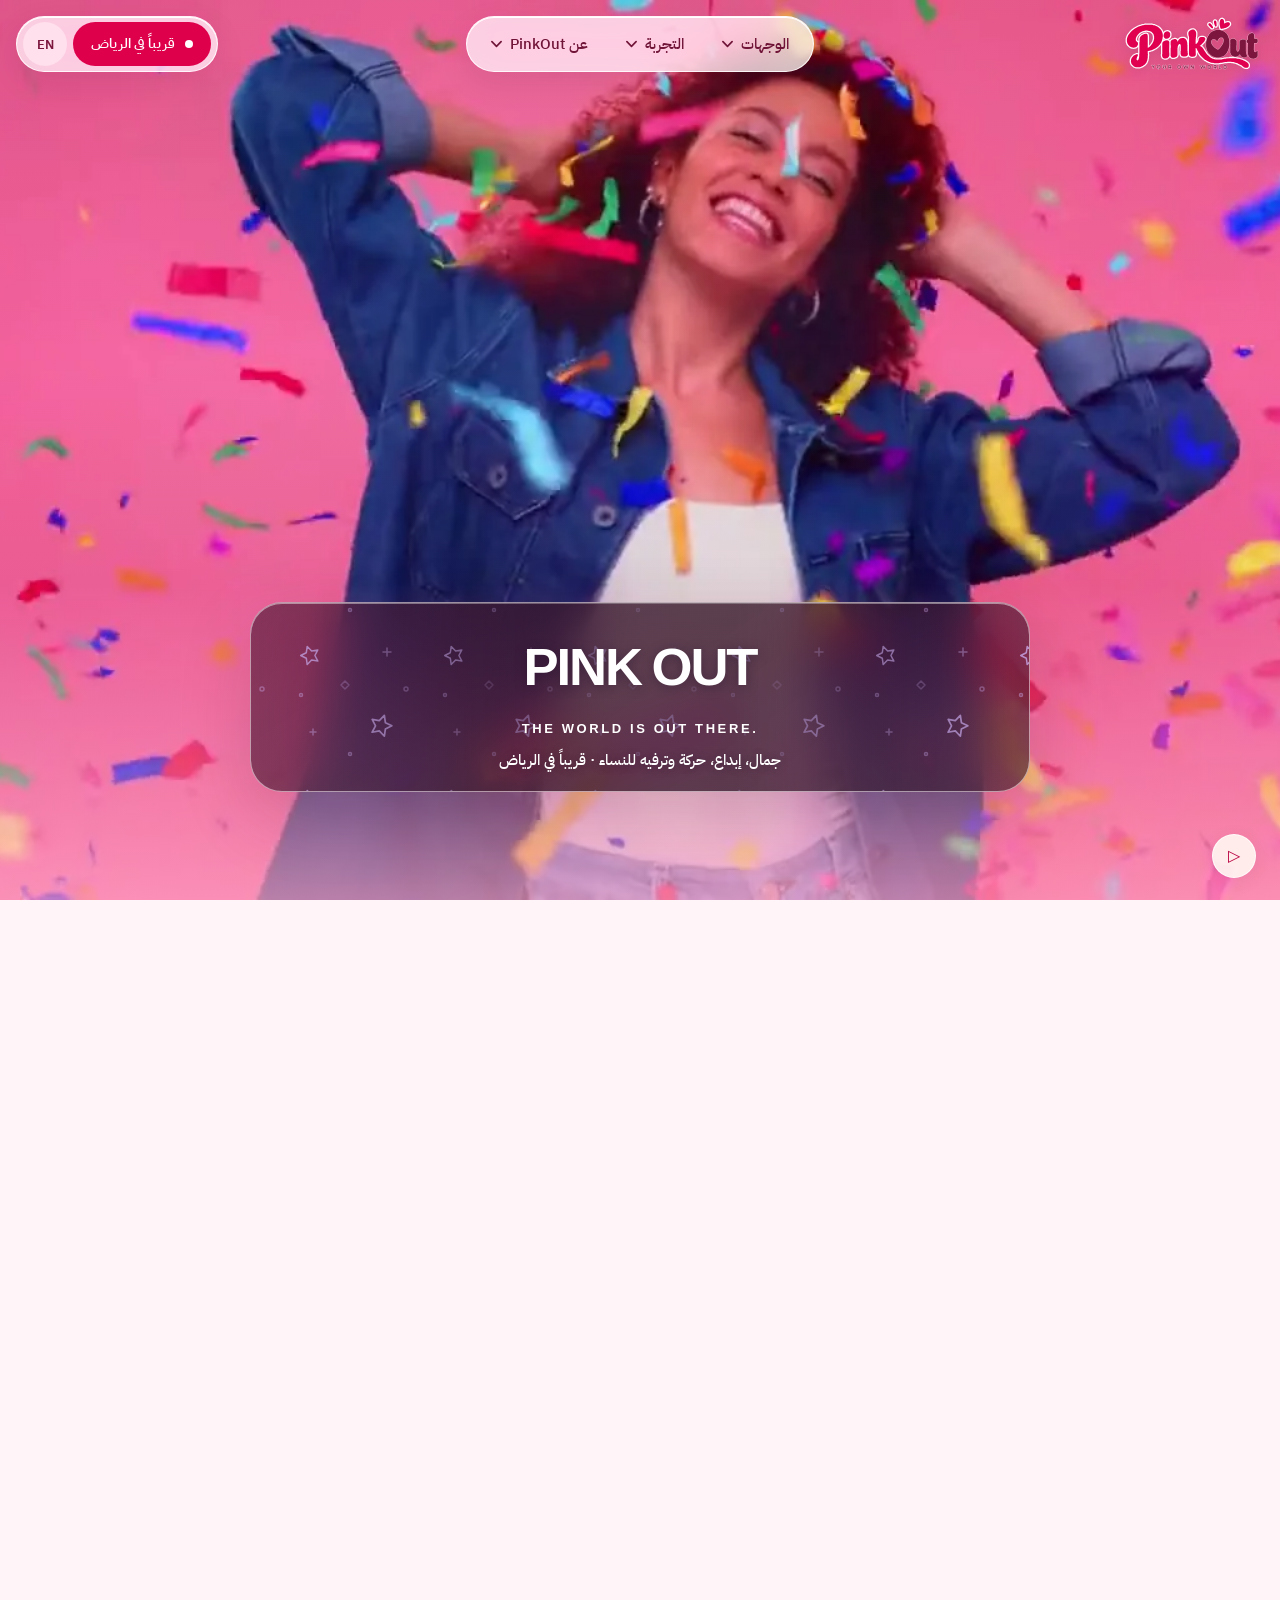
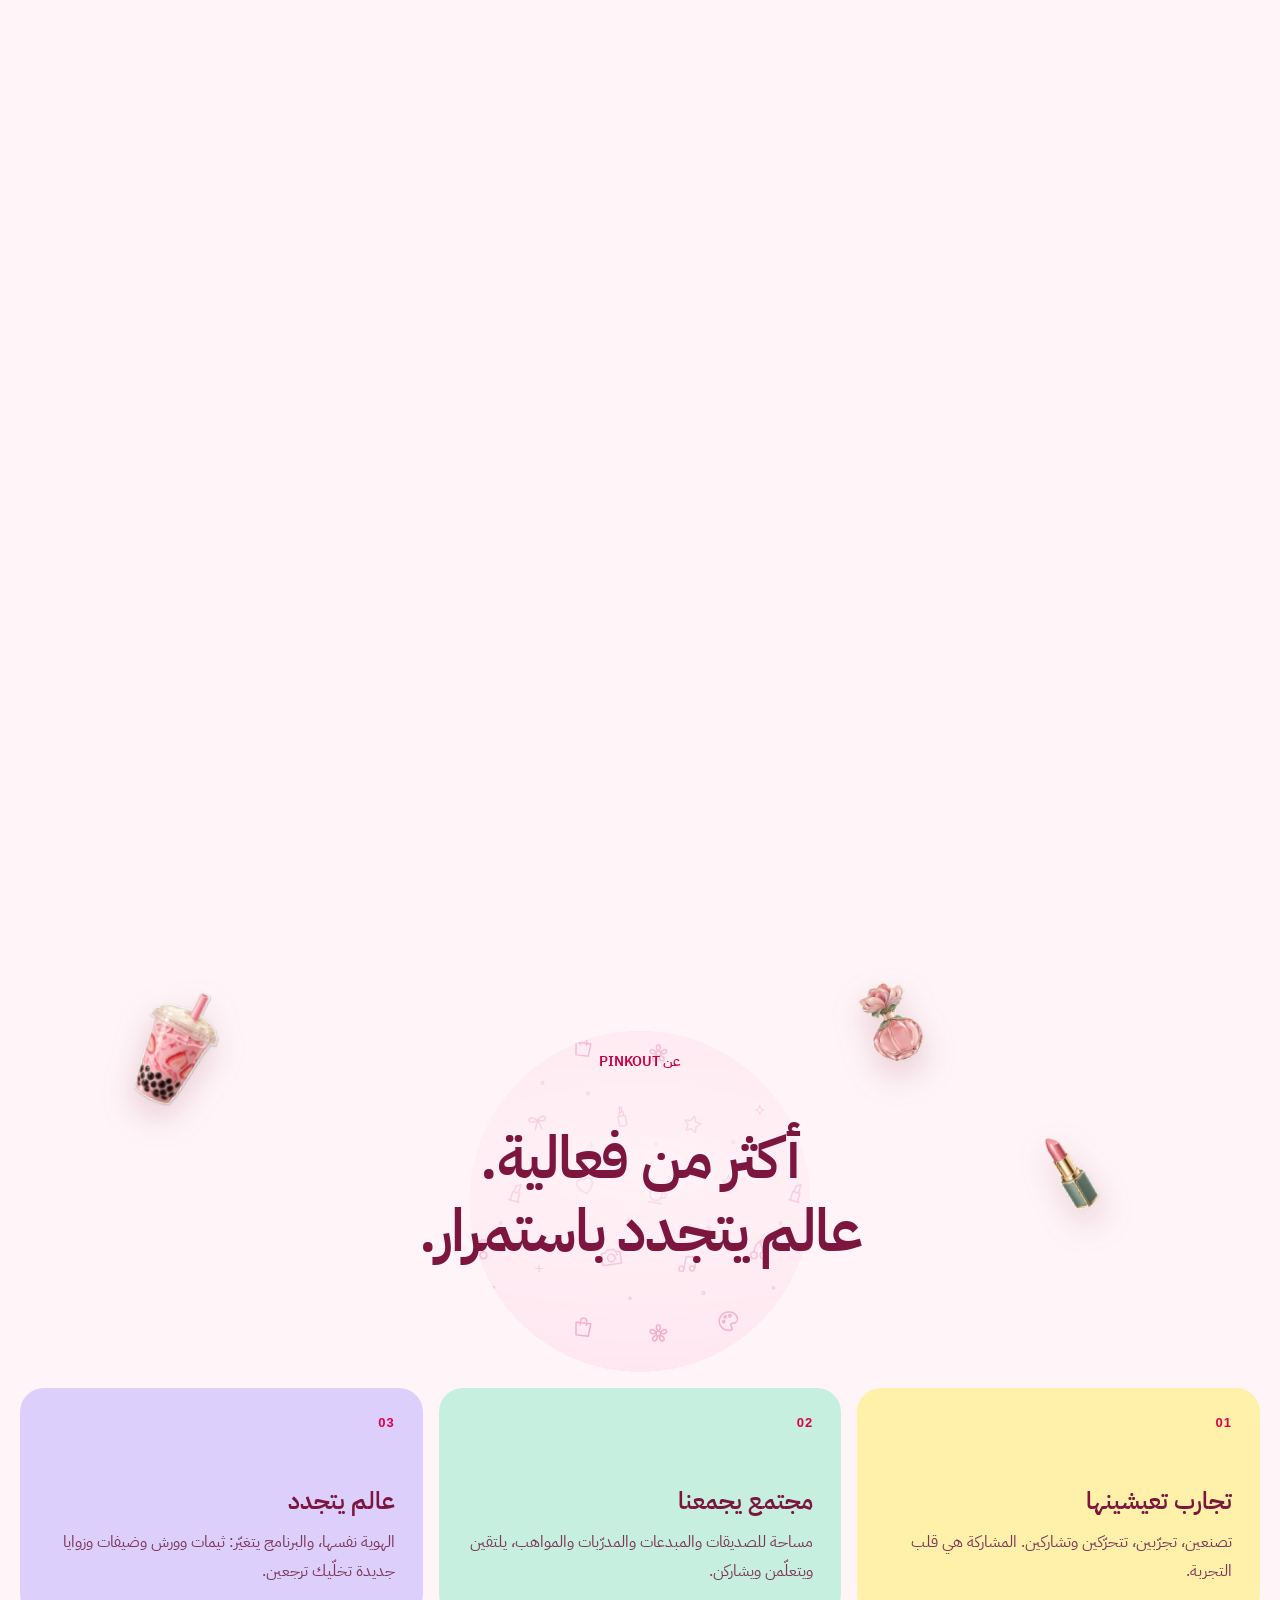
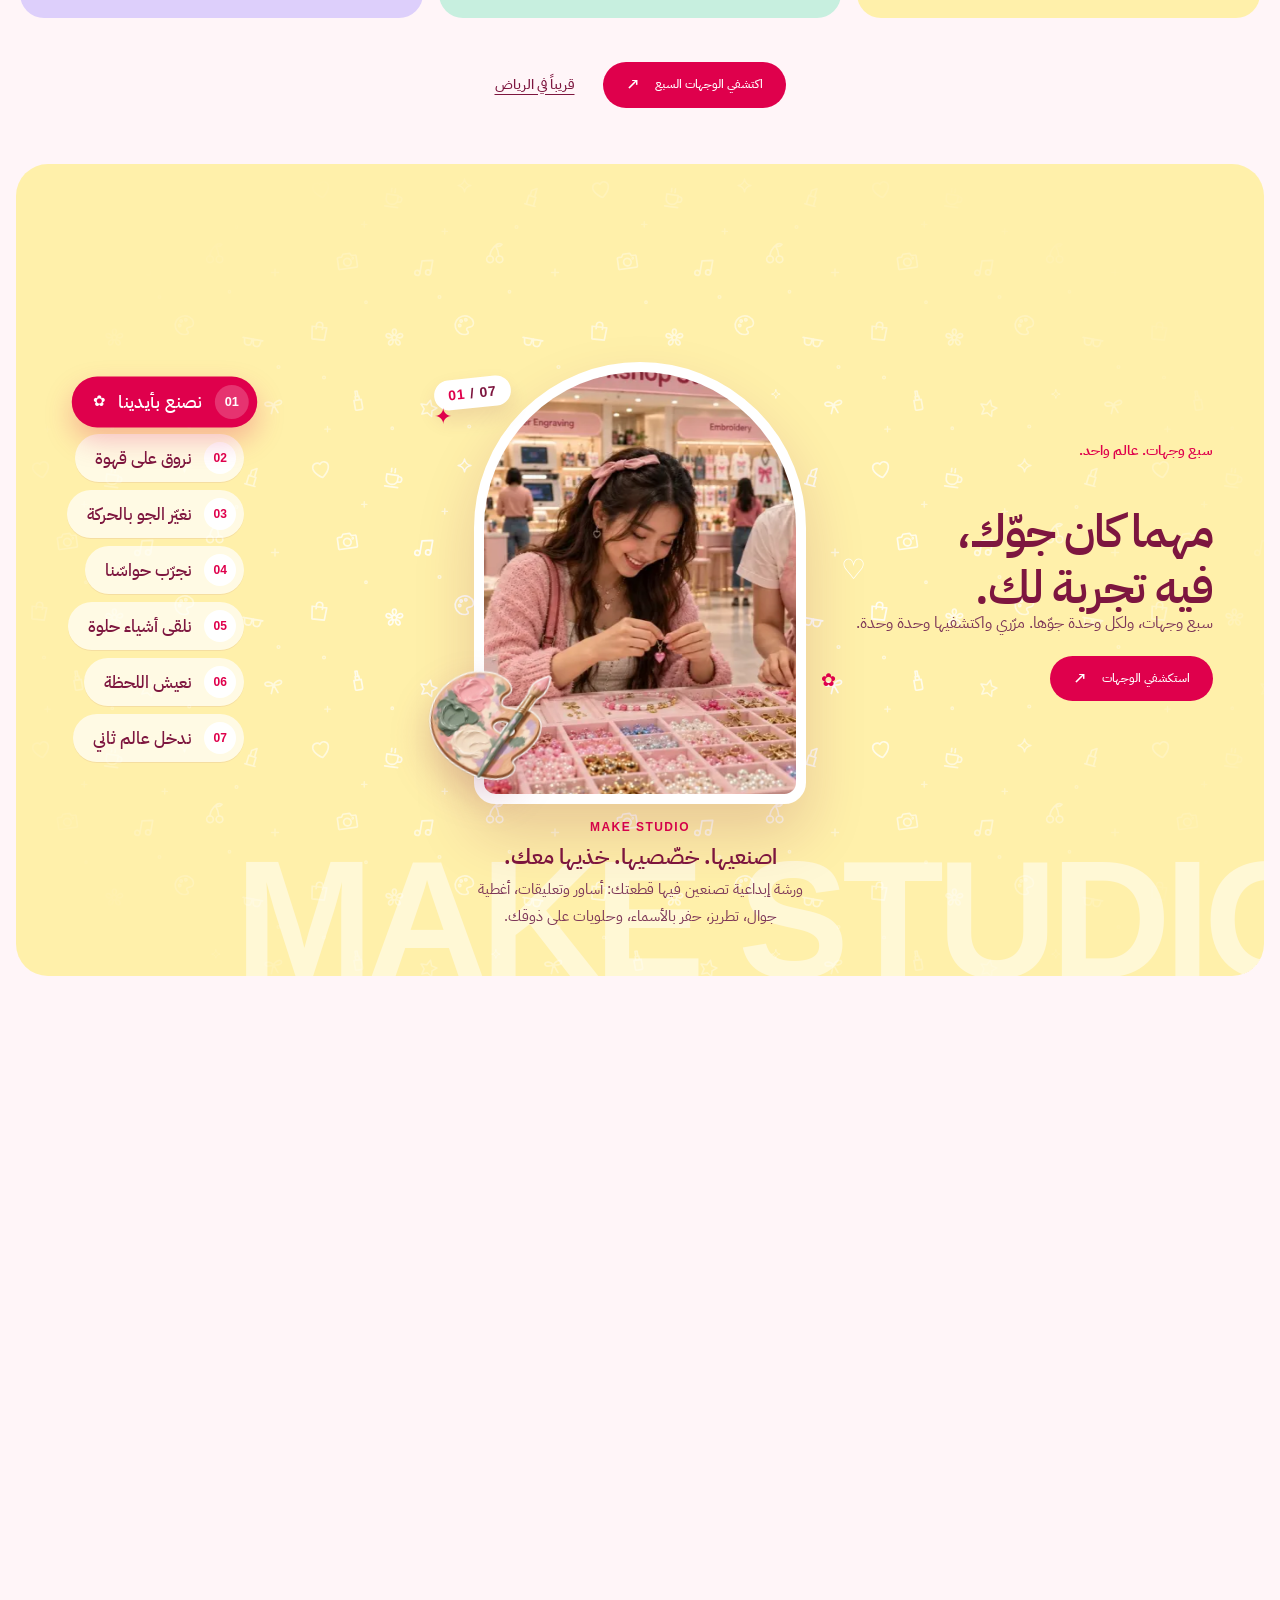
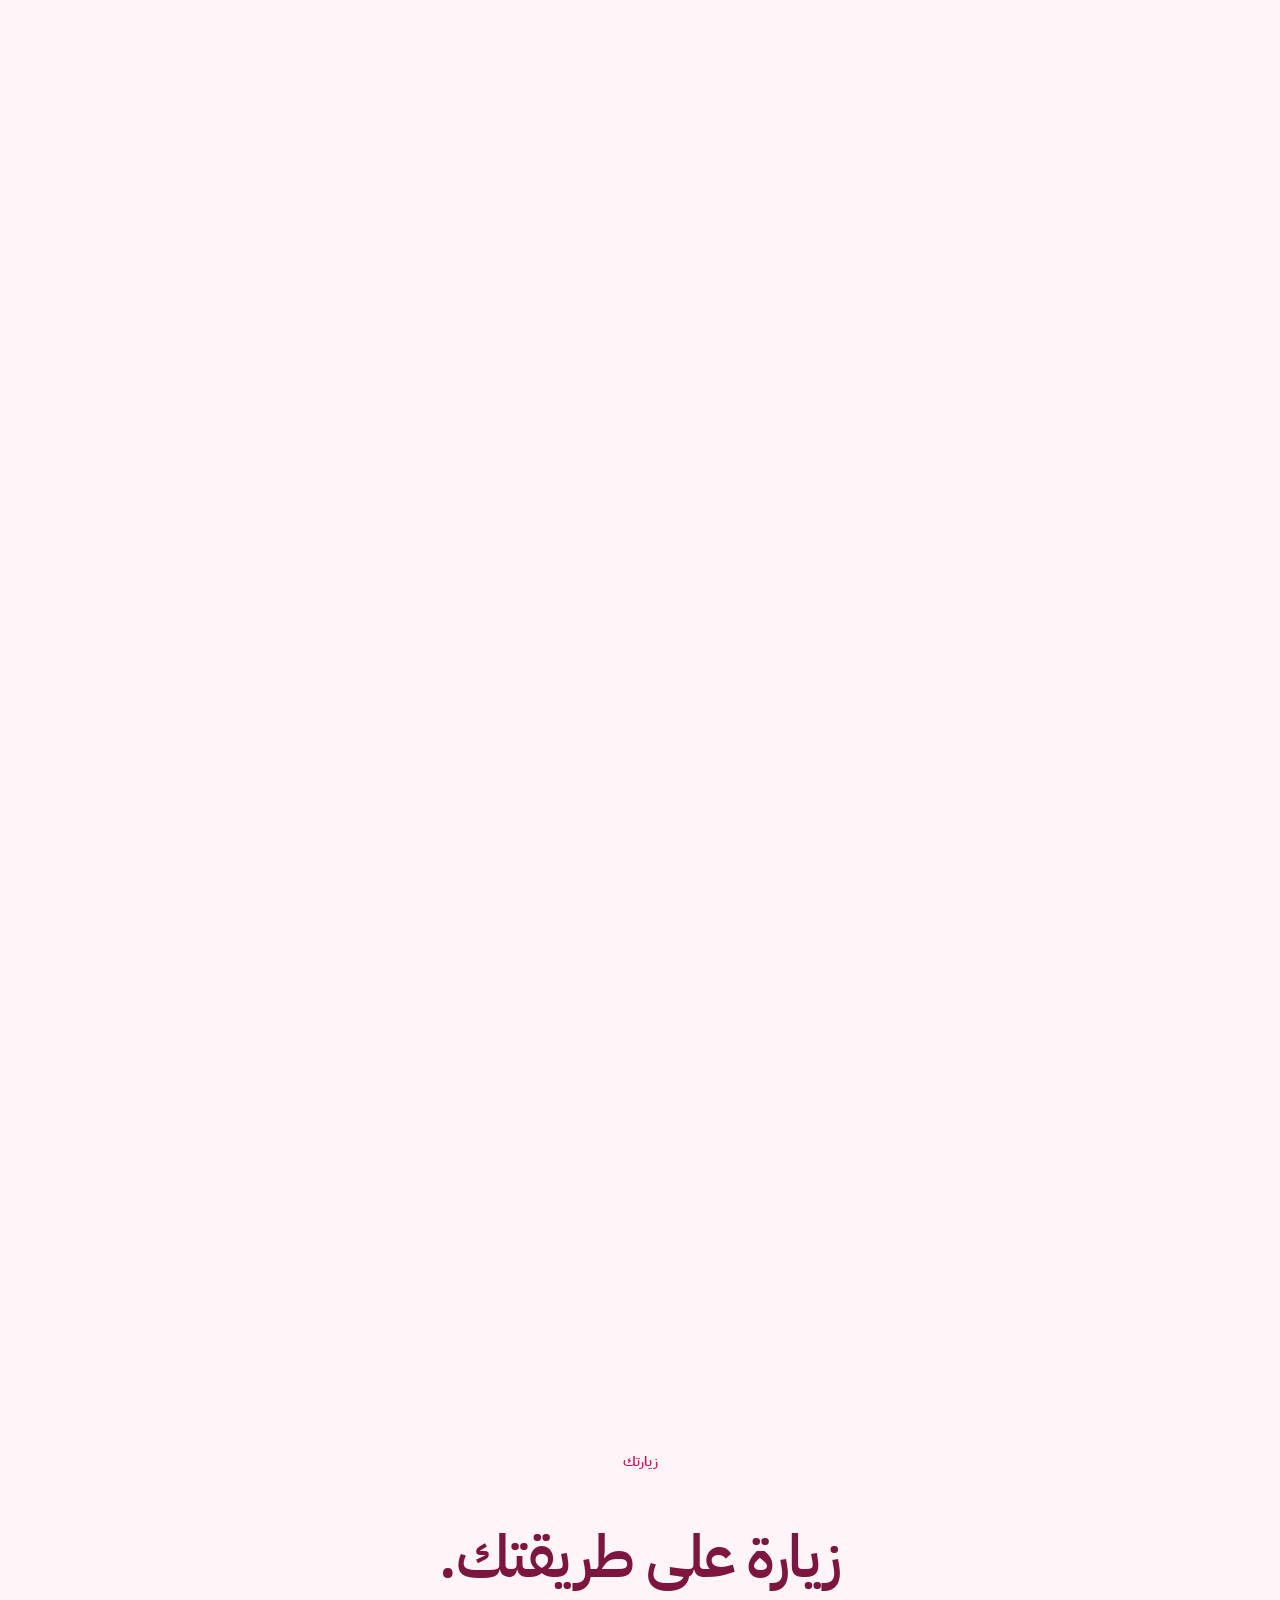
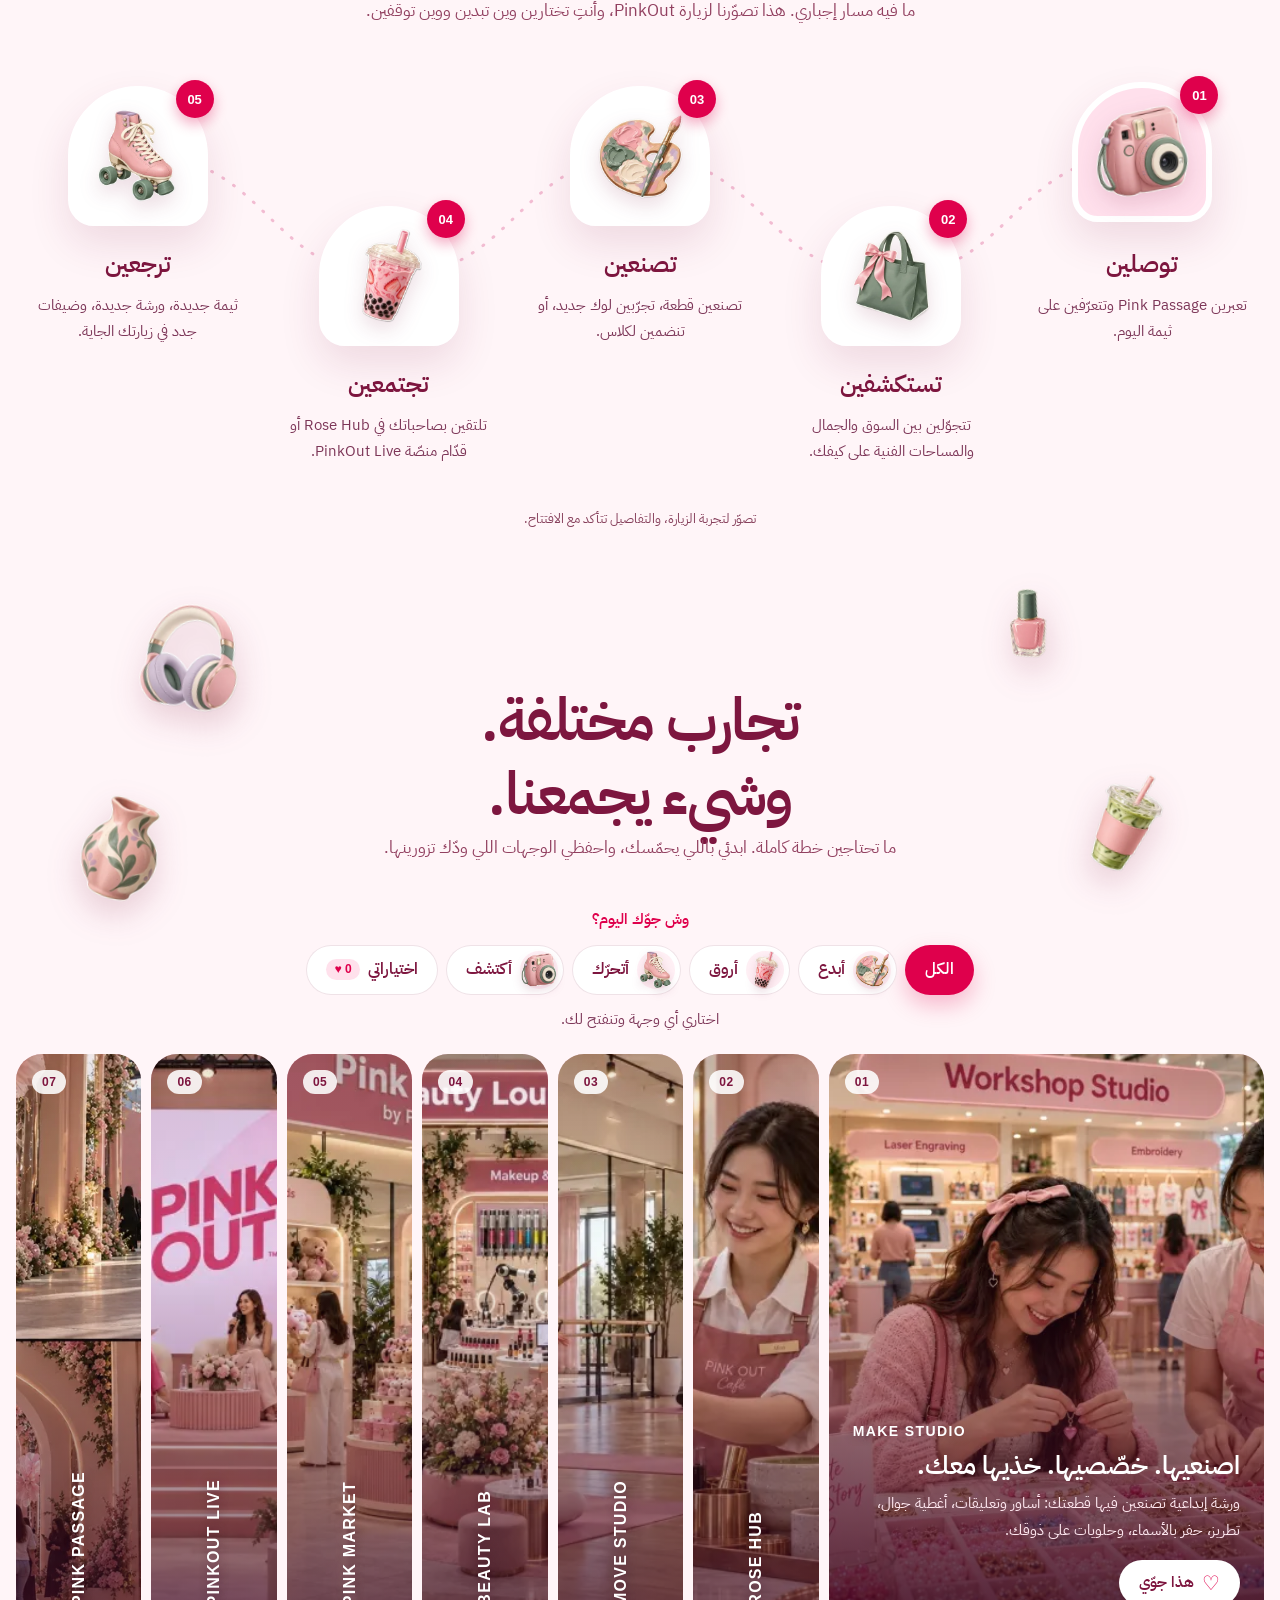
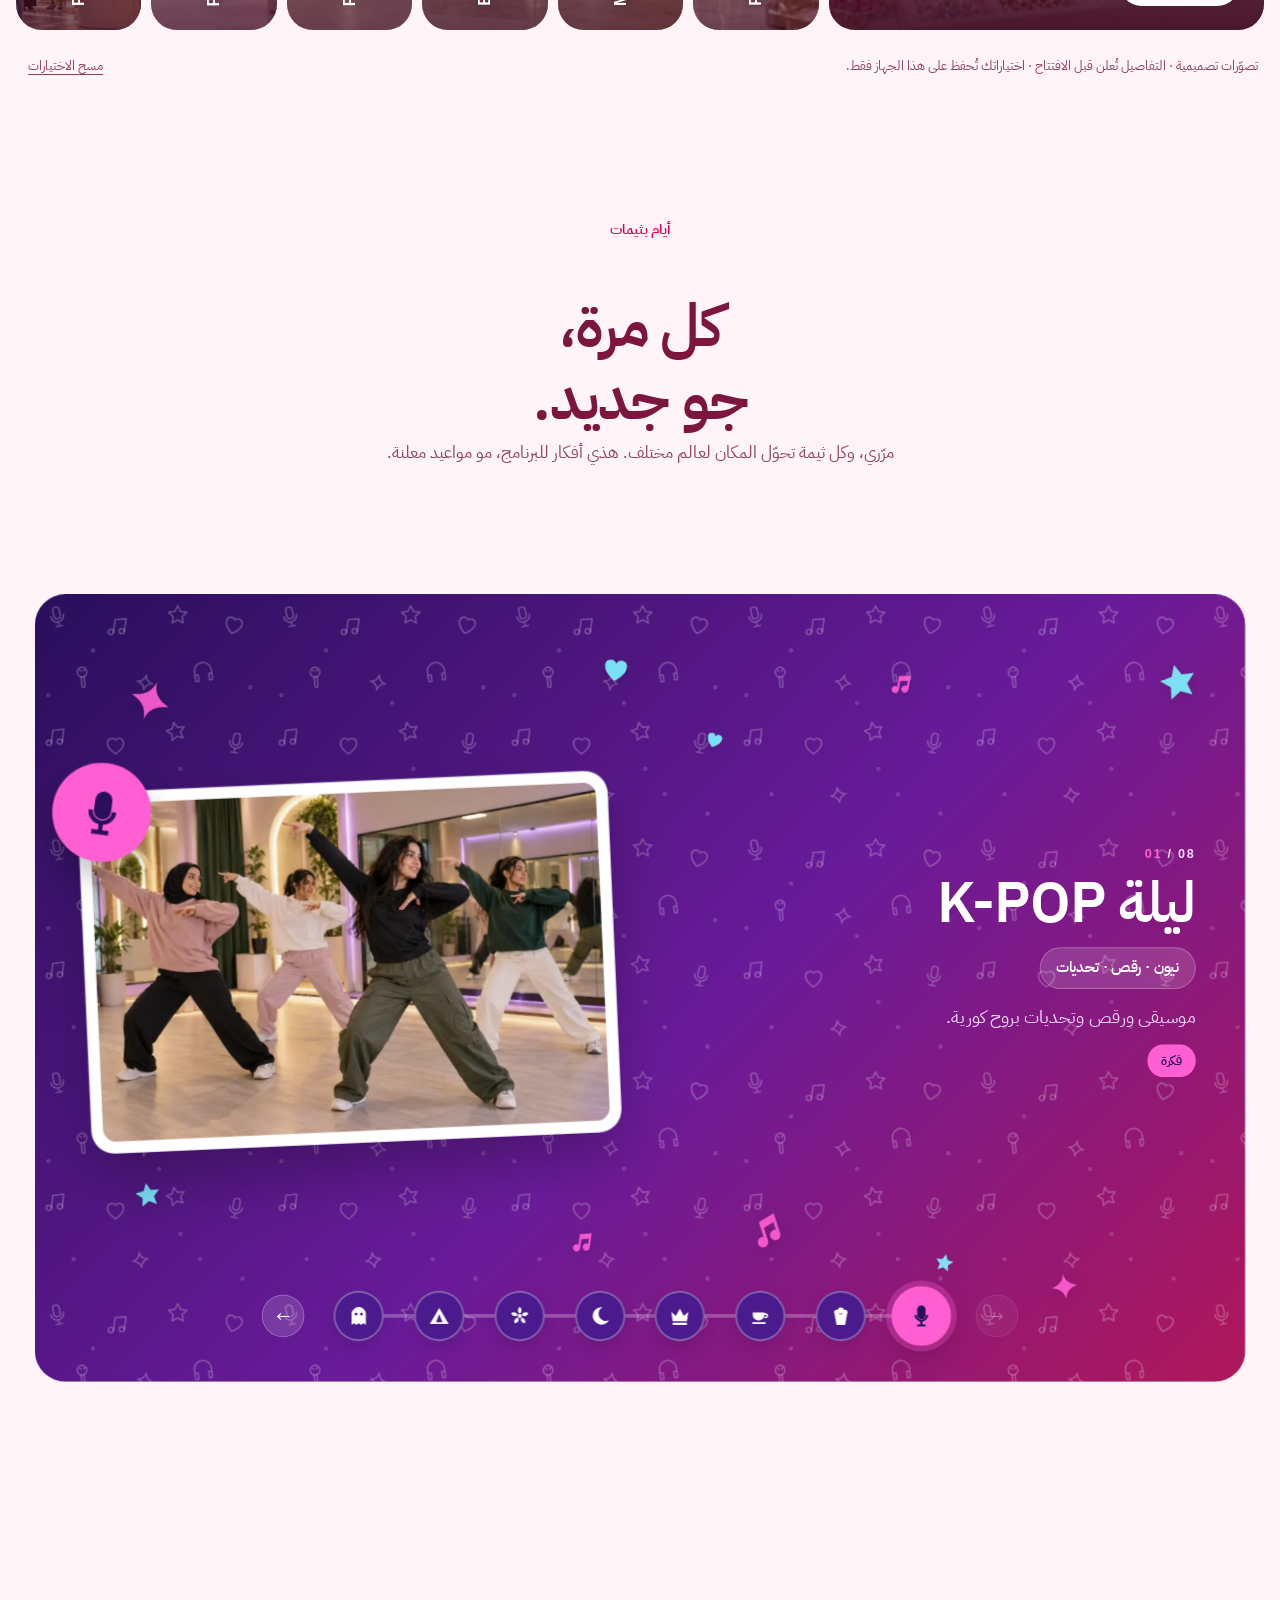
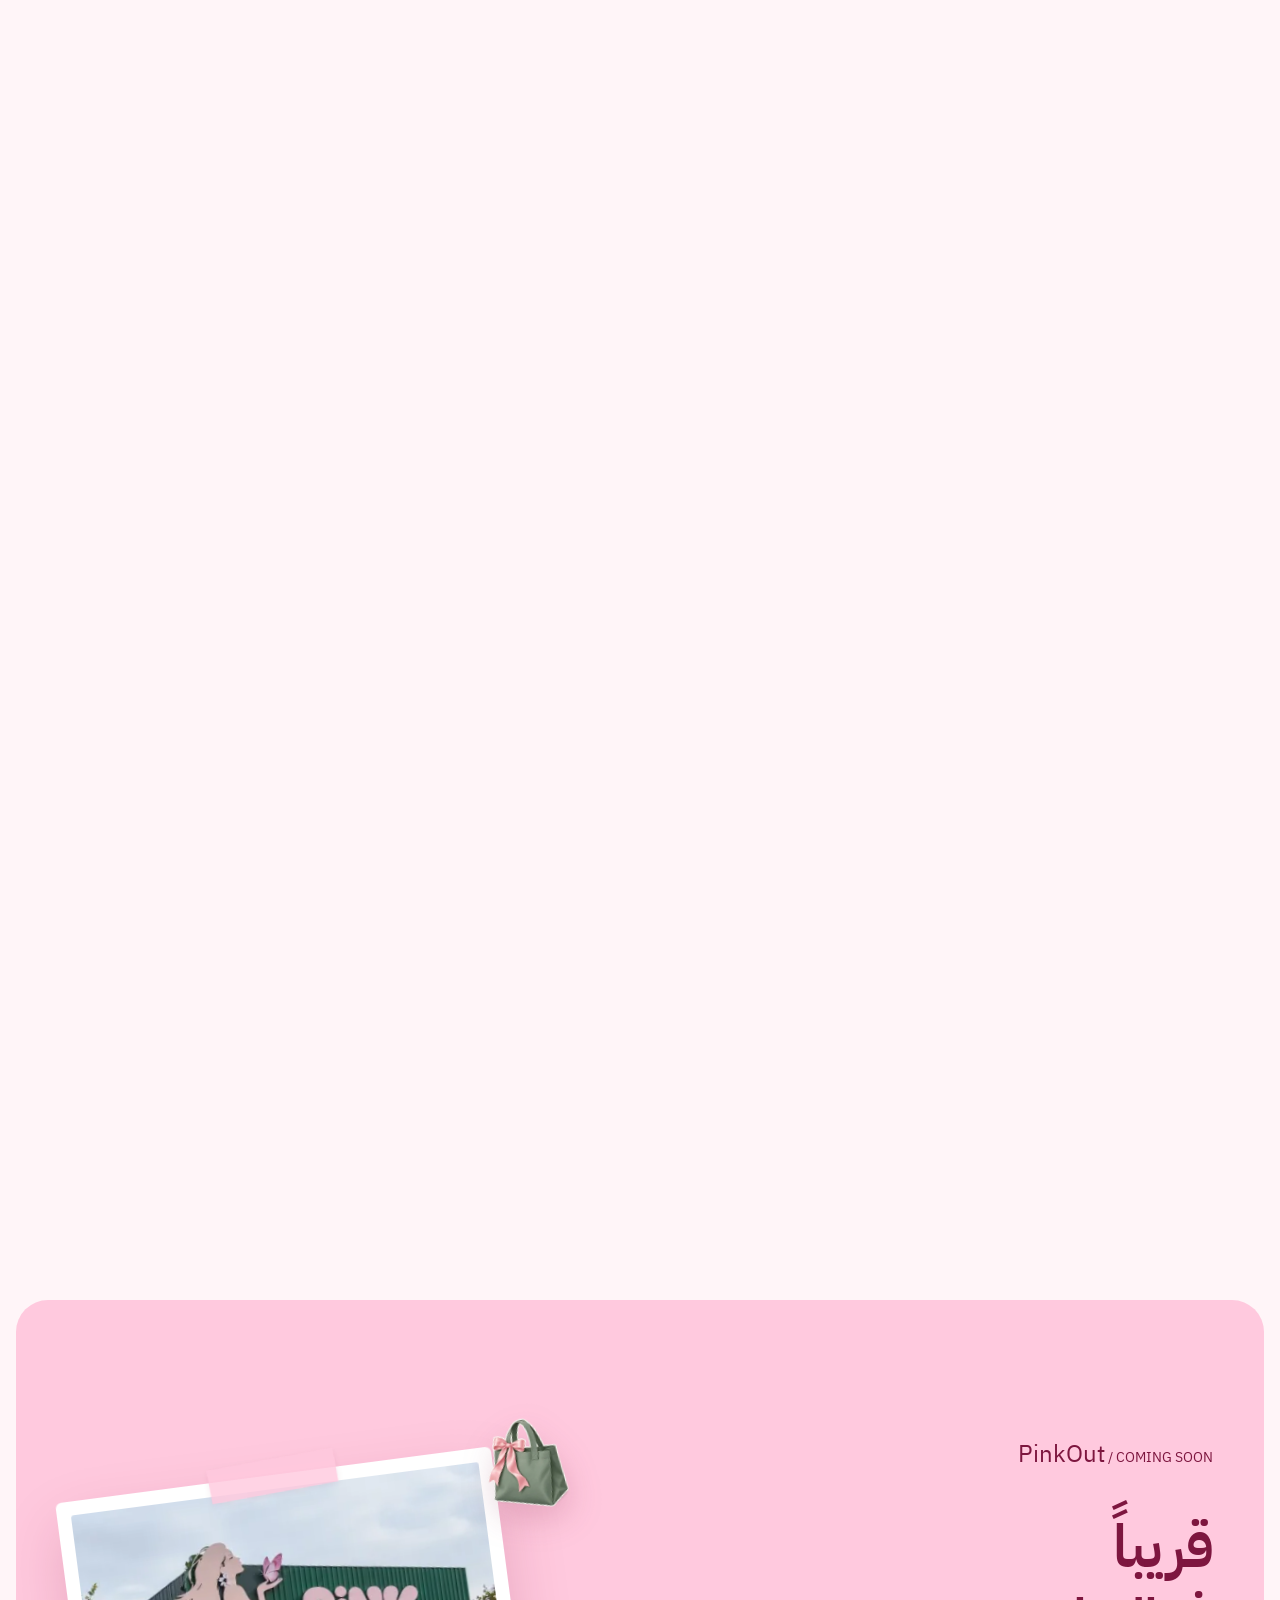
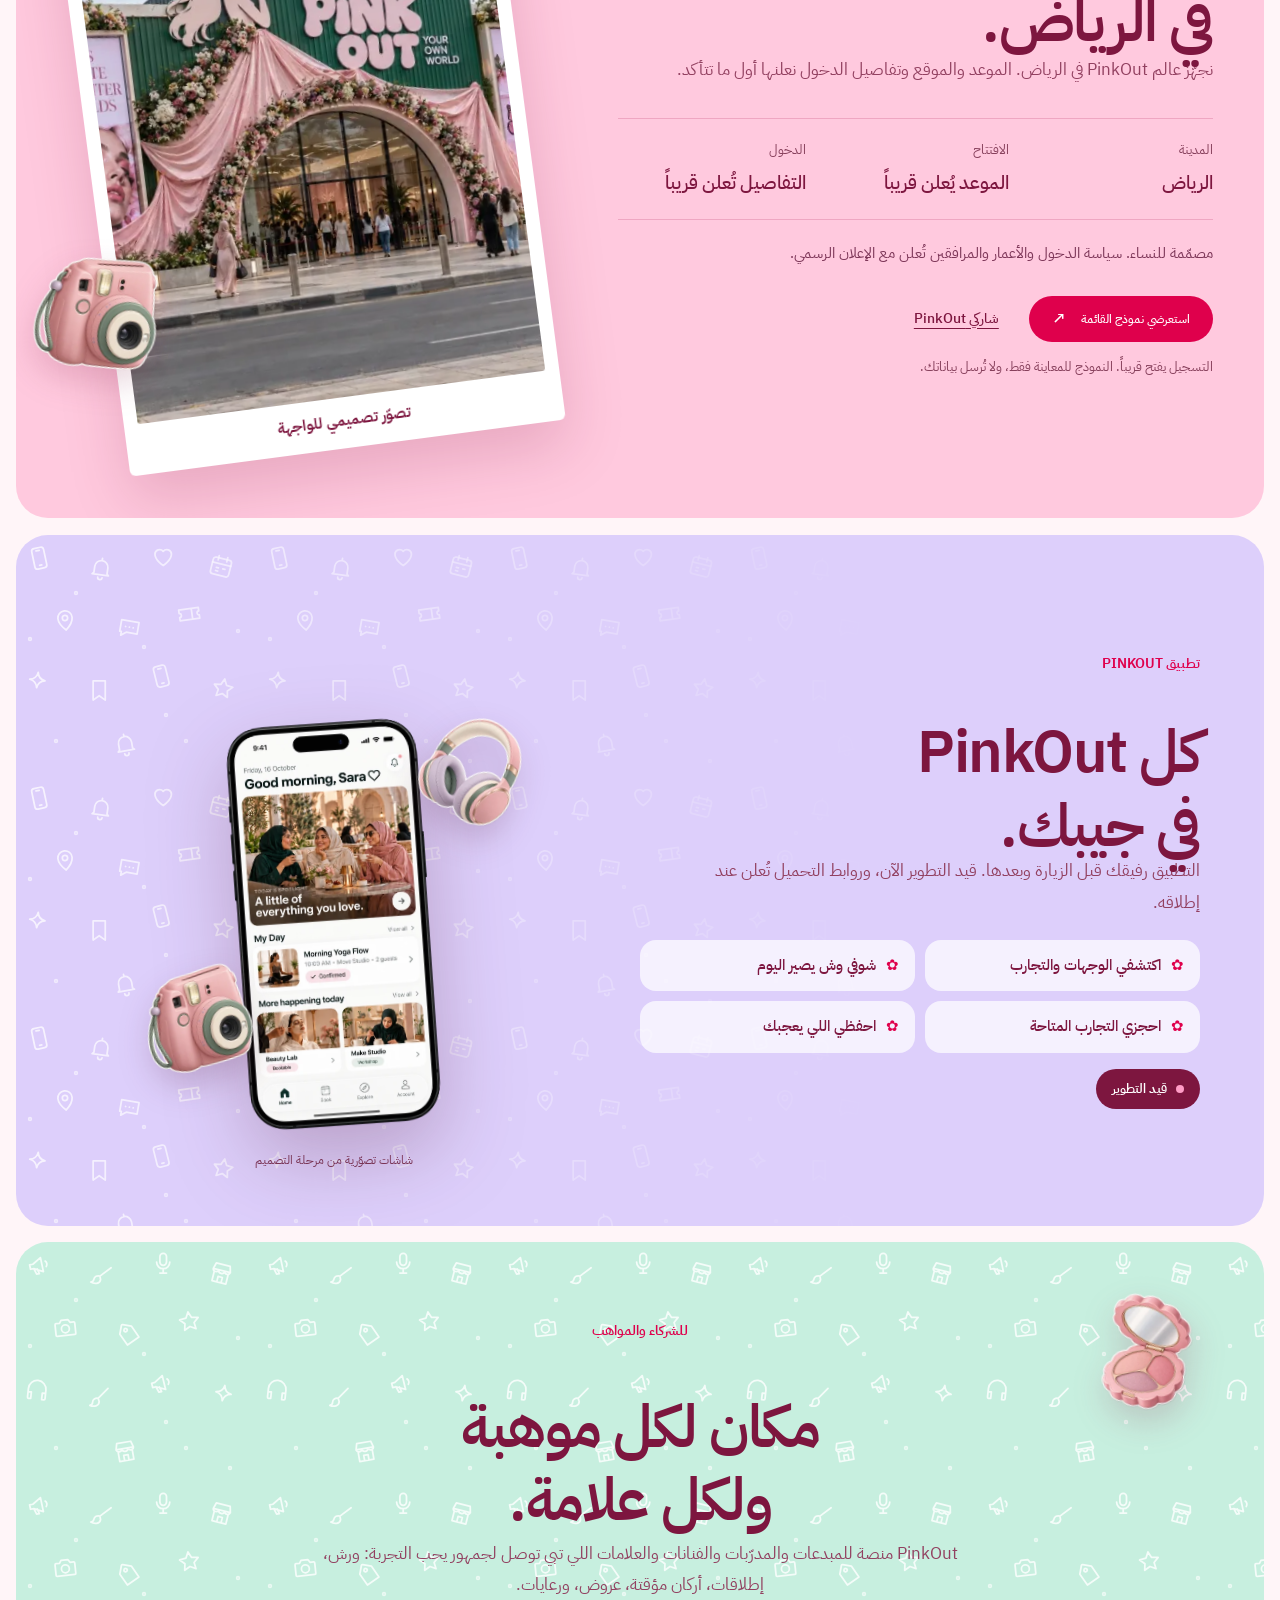
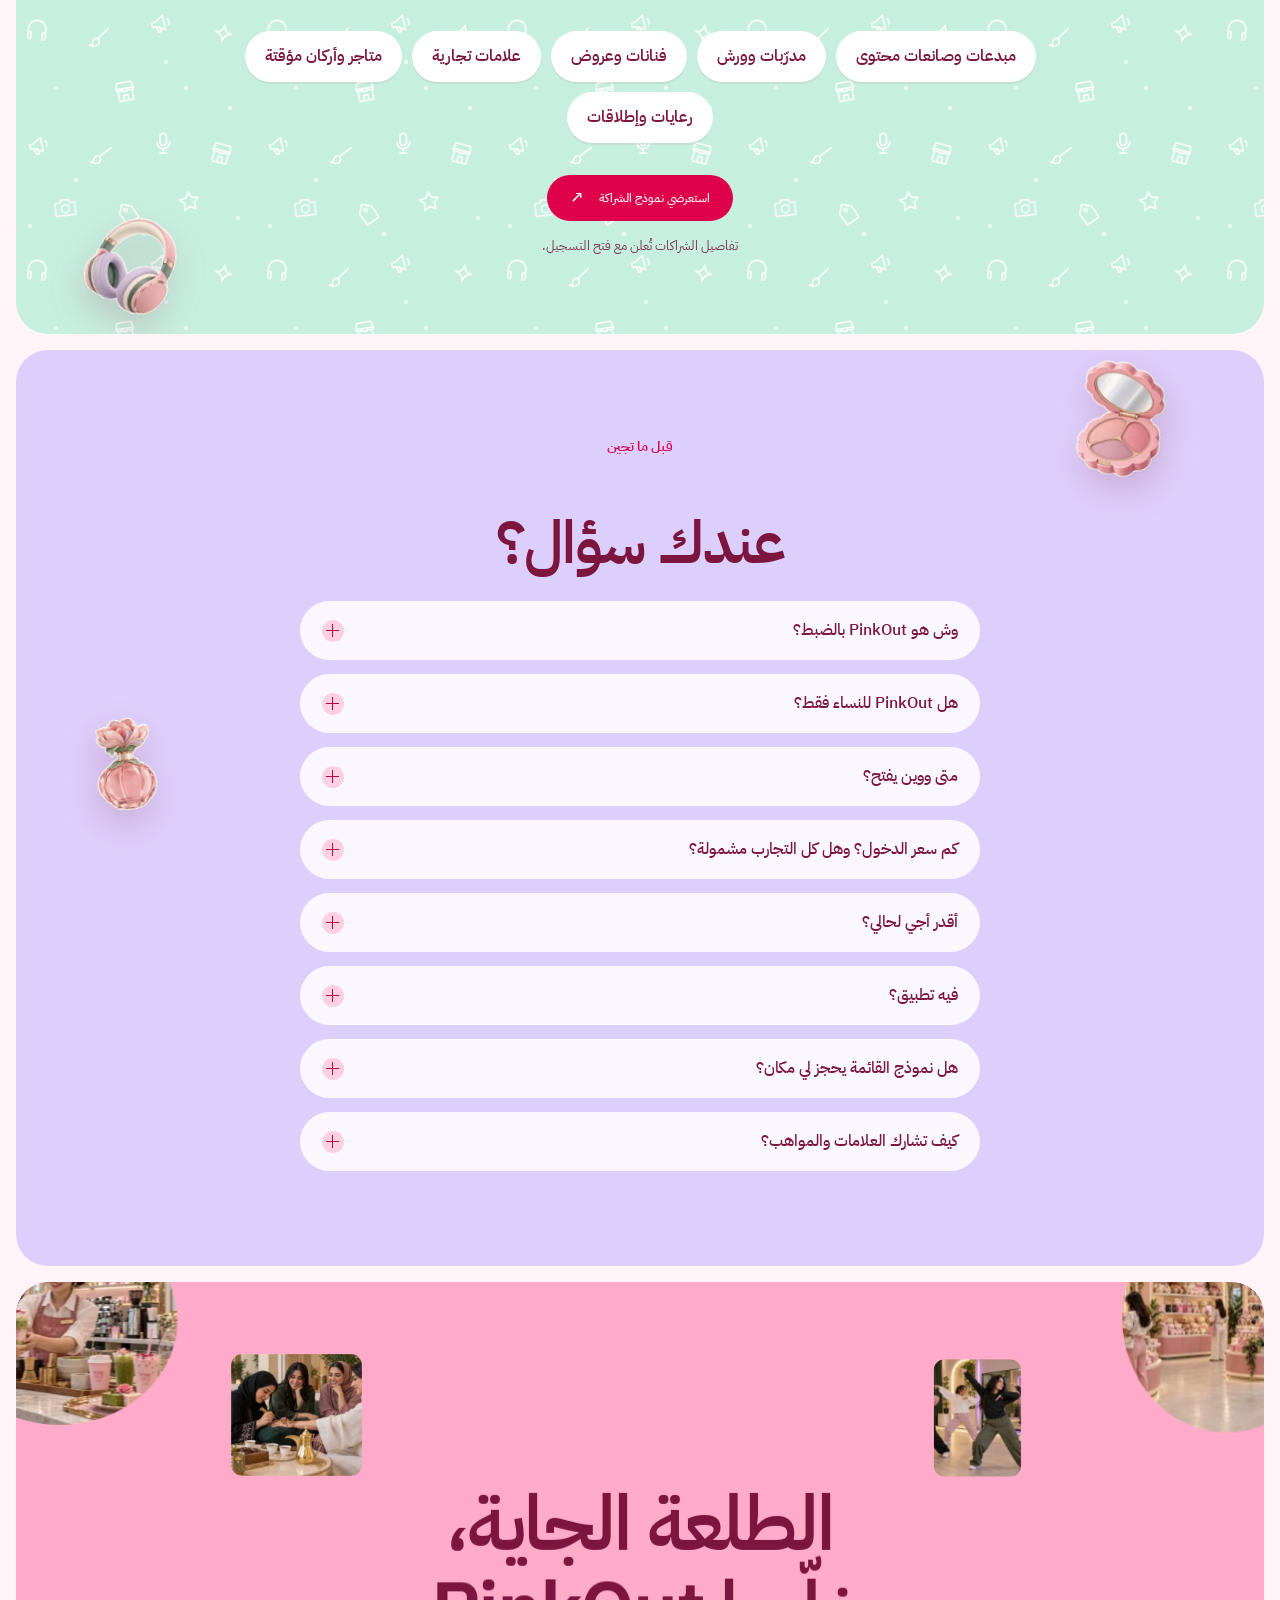
<file: index.html>
<!DOCTYPE html>
<html lang="ar" dir="rtl">

<head>
      <meta charset="utf-8">
      <meta name="viewport" content="width=device-width,initial-scale=1,viewport-fit=cover">
      <meta name="theme-color" content="#df004c">
      <title>PinkOut — تجارب تستاهل تعيشينها</title>
      <meta name="description"
            content="عالم نسائي للطلعات والتجارب والفعاليات. اكتشفي البداية، واستكشفي الجمال والإبداع والحركة والترفيه، بطريقتك.">
      <meta property="og:title" content="PinkOut — تجارب تستاهل تعيشينها">
      <meta property="og:description"
            content="عالم نسائي للطلعات والتجارب والفعاليات. اكتشفي البداية، واستكشفي الجمال والإبداع والحركة والترفيه، بطريقتك.">
      <meta property="og:type" content="website">
      <meta property="og:locale" content="ar_SA">
      <meta property="og:image" content="https://pinkoutsa.com/assets/images/creative-table-900.webp">
      <meta name="twitter:card" content="summary_large_image">
      <link rel="canonical" href="https://pinkoutsa.com/">
      <link rel="icon" href="assets/images/favicon.svg">
      <link rel="stylesheet" href="assets/css/fonts.css?v=2">
      <link rel="stylesheet" href="assets/css/theme.css?v=47">
      <link rel="stylesheet" href="assets/css/hero.css?v=53">
      <link rel="stylesheet" href="assets/css/playful.css?v=62">
      <link rel="stylesheet" href="assets/css/brand-typography.css?v=58">
      <link rel="stylesheet" href="assets/css/polish.css?v=6">
      <link rel="stylesheet" href="assets/css/wonder.css?v=10">
      <link rel="stylesheet" href="assets/css/worlds.css?v=16">
      <link rel="stylesheet" href="assets/css/site.css?v=10">
      <link rel="stylesheet" href="assets/css/themes.css?v=16">
      <link rel="stylesheet" href="assets/css/layout.css?v=3">
      <script defer="" src="assets/js/config.js?v=1"></script>
      <script defer="" src="assets/js/copy.js?v=51"></script>
      <script defer="" src="assets/js/app.js?v=49"></script>
      <script defer="" src="assets/js/vendor/gsap.min.js"></script>
      <script defer="" src="assets/js/vendor/ScrollTrigger.min.js"></script>
      <script defer="" src="assets/js/experience.js?v=51"></script>
      <script defer="" src="assets/js/hero-video.js?v=46"></script>
      <script defer src="assets/js/cinema-video.js?v=47"></script>
      <script defer src="assets/js/hero-series.js?v=59"></script>
      <script defer="" src="assets/js/playful.js?v=66"></script>
      <script defer src="assets/js/wonder.js?v=11"></script>
      <script defer src="assets/js/nav.js?v=1"></script>
      <script defer src="assets/js/themes.js?v=7"></script>
      <link rel="preload" as="image" media="(min-width:801px)" href="assets/images/hero-pinkout-hype-poster.webp?v=3" fetchpriority="high">
      <link rel="preload" as="image" media="(max-width:800px)" href="assets/images/hero-pinkout-hype-mobile-poster.webp?v=3" fetchpriority="high">
</head>

<body data-page="home" id="top"><a class="skip-link" href="#main"><span data-copy="Skip link">انتقلي للمحتوى</span></a>
      <header class="po-header">
            <a class="po-logo" href="#top" aria-label="PinkOut"><img src="assets/images/logo-nav.svg" width="150"
                        height="62" alt="PinkOut"></a>
            <nav class="po-nav" aria-label="التنقل الرئيسي">
                  <span class="po-nav-indicator" aria-hidden="true"></span>
                  <button type="button" class="po-nav-trigger" data-nav-panel="worlds" aria-expanded="false"
                        aria-controls="nav-panel-worlds"><span data-copy="navWorlds">الوجهات</span><svg class="po-chevron" viewBox="0 0 12 8" aria-hidden="true"><path d="M1 1.5 6 6.5 11 1.5"/></svg></button>
                  <button type="button" class="po-nav-trigger" data-nav-panel="experience" aria-expanded="false"
                        aria-controls="nav-panel-experience"><span data-copy="navExperience">التجربة</span><svg class="po-chevron" viewBox="0 0 12 8" aria-hidden="true"><path d="M1 1.5 6 6.5 11 1.5"/></svg></button>
                  <button type="button" class="po-nav-trigger" data-nav-panel="about" aria-expanded="false"
                        aria-controls="nav-panel-about"><span data-copy="navAbout">عن PinkOut</span><svg class="po-chevron" viewBox="0 0 12 8" aria-hidden="true"><path d="M1 1.5 6 6.5 11 1.5"/></svg></button>
            </nav>
            <div class="po-actions">
                  <a class="po-cta" href="#coming-soon"><span class="po-cta-dot" aria-hidden="true"></span><span
                              data-copy="navCTA">قريباً في الرياض</span></a>
                  <button class="language-switch" type="button" aria-label="EN, switch to English">EN</button>
                  <button class="menu-toggle" type="button" aria-expanded="false" aria-controls="mobile-menu"><span
                              class="po-burger" aria-hidden="true"></span><span class="sr-only"
                              data-copy="Menu label">القائمة</span></button>
            </div>
            <div class="po-panel po-panel--worlds" id="nav-panel-worlds" hidden>
                  <div class="po-panel-intro">
                        <p class="po-panel-title" data-copy="navWorldsTitle">سبع وجهات.
عالم واحد.</p>
                        <p class="po-panel-text" data-copy="navWorldsText">كل وجهة لها جوّها الخاص، ويجمعها عالم PinkOut.</p>
                        <a class="button" href="#worlds"><span data-copy="navWorldsAll">شوفي كل الوجهات</span><span
                                    class="arrow" aria-hidden="true">↗</span></a>
                  </div>
                  <ul class="po-dest-grid" role="list">
                        <li><a class="po-dest" href="#world-7"><span class="po-dest-img"><img
                                                src="assets/images/worlds/passage-480.webp" width="480" height="270" alt=""
                                                loading="lazy" decoding="async"></span><span class="po-dest-name"
                                          dir="ltr">Pink Passage</span><span class="po-dest-line" data-copy="dest7Line">مدخل من أقواس وضوء</span></a></li>
                        <li><a class="po-dest" href="#world-2"><span class="po-dest-img"><img
                                                src="assets/images/worlds/hub-480.webp" width="480" height="270" alt=""
                                                loading="lazy" decoding="async"></span><span class="po-dest-name"
                                          dir="ltr">Rose Hub</span><span class="po-dest-line" data-copy="dest2Line">قهوة ولقاء وتجارب تتغيّر</span></a></li>
                        <li><a class="po-dest" href="#world-4"><span class="po-dest-img"><img
                                                src="assets/images/worlds/beauty-480.webp" width="480" height="270" alt=""
                                                loading="lazy" decoding="async"></span><span class="po-dest-name"
                                          dir="ltr">Beauty Lab</span><span class="po-dest-line" data-copy="dest4Line">اكتشفي وخصّصي جمالك</span></a></li>
                        <li><a class="po-dest" href="#world-1"><span class="po-dest-img"><img
                                                src="assets/images/worlds/make-480.webp" width="480" height="270" alt=""
                                                loading="lazy" decoding="async"></span><span class="po-dest-name"
                                          dir="ltr">Make Studio</span><span class="po-dest-line" data-copy="dest1Line">اصنعيها وخذيها معك</span></a></li>
                        <li><a class="po-dest" href="#world-5"><span class="po-dest-img"><img
                                                src="assets/images/worlds/market-480.webp" width="480" height="270" alt=""
                                                loading="lazy" decoding="async"></span><span class="po-dest-name"
                                          dir="ltr">Pink Market</span><span class="po-dest-line" data-copy="dest5Line">متاجر، حلويات وهدايا</span></a></li>
                        <li><a class="po-dest" href="#world-3"><span class="po-dest-img"><img
                                                src="assets/images/worlds/move-480.webp" width="480" height="270" alt=""
                                                loading="lazy" decoding="async"></span><span class="po-dest-name"
                                          dir="ltr">Move Studio</span><span class="po-dest-line" data-copy="dest3Line">باليه، يوغا، رقص ولياقة</span></a></li>
                        <li><a class="po-dest" href="#world-6"><span class="po-dest-img"><img
                                                src="assets/images/worlds/live-480.webp" width="480" height="270" alt=""
                                                loading="lazy" decoding="async"></span><span class="po-dest-name"
                                          dir="ltr">PinkOut Live</span><span class="po-dest-line" data-copy="dest6Line">عروض، حوارات وإطلاقات</span></a></li>
                  </ul>
            </div>
            <div class="po-panel po-panel--experience" id="nav-panel-experience" hidden>
                  <ul class="po-feature-grid" role="list">
                        <li><a class="po-feature" href="#visit"><span class="po-feature-art" aria-hidden="true"><img
                                                src="assets/images/stickers/instant-camera.webp" width="280" height="280" alt=""
                                                loading="lazy" decoding="async"></span><span class="po-feature-title"
                                          data-copy="navVisit">زيارتك خطوة بخطوة</span><span class="po-feature-text"
                                          data-copy="navVisitText">من الوصول إلى الرجعة</span></a></li>
                        <li><a class="po-feature" href="#mood-picker"><span class="po-feature-art" aria-hidden="true"><img
                                                src="assets/images/stickers/painting-palette.webp" width="280" height="280" alt=""
                                                loading="lazy" decoding="async"></span><span class="po-feature-title"
                                          data-copy="navMood">وش جوّك اليوم؟</span><span class="po-feature-text"
                                          data-copy="navMoodText">اختاري مزاجك ونرتّب لك جولة</span></a></li>
                        <li><a class="po-feature" href="#themes"><span class="po-feature-art" aria-hidden="true"><img
                                                src="assets/images/stickers/boba-tea.webp" width="280" height="280" alt=""
                                                loading="lazy" decoding="async"></span><span class="po-feature-title"
                                          data-copy="navThemes">أيام بثيمات</span><span class="po-feature-text"
                                          data-copy="navThemesText">أفكار تخلّي كل زيارة غير</span></a></li>
                        <li><a class="po-feature" href="#app"><span class="po-feature-art" aria-hidden="true"><img
                                                src="assets/images/stickers/headphones.webp" width="280" height="280" alt=""
                                                loading="lazy" decoding="async"></span><span class="po-feature-title"
                                          data-copy="navApp">تطبيق PinkOut</span><span class="po-feature-text"
                                          data-copy="navAppText">كل PinkOut في جيبك · قريباً</span></a></li>
                  </ul>
            </div>
            <div class="po-panel po-panel--about" id="nav-panel-about" hidden>
                  <ul class="po-rows" role="list">
                        <li><a class="po-row" href="#about"><span class="po-row-title" data-copy="navAbout">عن PinkOut</span><span
                                          class="po-row-text" data-copy="navAboutText">الفكرة وراء عالمك الخاص</span><span class="po-row-arrow"
                                          aria-hidden="true">↗</span></a></li>
                        <li><a class="po-row" href="#coming-soon"><span class="po-row-title" data-copy="navSoon">قريباً في الرياض</span><span
                                          class="po-row-text" data-copy="navSoonText">الافتتاح وقائمة PinkOut</span><span class="po-row-arrow"
                                          aria-hidden="true">↗</span></a></li>
                        <li><a class="po-row" href="#partners"><span class="po-row-title" data-copy="navPartners">للشركاء والمواهب</span><span
                                          class="po-row-text" data-copy="navPartnersText">ورش، إطلاقات وأركان مؤقتة</span><span class="po-row-arrow"
                                          aria-hidden="true">↗</span></a></li>
                        <li><a class="po-row" href="#questions"><span class="po-row-title" data-copy="navFaq">الأسئلة الشائعة</span><span
                                          class="po-row-text" data-copy="navFaqText">كل اللي تحتاجين تعرفينه</span><span class="po-row-arrow"
                                          aria-hidden="true">↗</span></a></li>
                  </ul>
                  <a class="po-panel-feature" href="#coming-soon"><img src="assets/images/worlds/hero-480.webp"
                              width="480" height="272" alt="" loading="lazy" decoding="async"><span
                              data-copy="navCTA">قريباً في الرياض</span></a>
            </div>
      </header>
      <div class="po-menu" id="mobile-menu" hidden>
            <div class="po-menu-sheet">
                  <div class="po-menu-top"><img src="assets/images/logo-nav.svg" width="120" height="50" alt=""><button
                              type="button" class="po-menu-close" data-menu-close aria-label="إغلاق القائمة"><span
                                    aria-hidden="true">×</span></button></div>
                  <nav class="po-menu-nav" aria-label="القائمة">
                        <a class="po-menu-link" href="#about" style="--i:0"><span class="po-menu-num" aria-hidden="true"
                                    dir="ltr">01</span><span data-copy="navAbout">عن PinkOut</span></a>
                        <a class="po-menu-link" href="#worlds" style="--i:1"><span class="po-menu-num" aria-hidden="true"
                                    dir="ltr">02</span><span data-copy="navWorlds">الوجهات</span></a>
                        <a class="po-menu-link" href="#visit" style="--i:2"><span class="po-menu-num" aria-hidden="true"
                                    dir="ltr">03</span><span data-copy="navVisit">زيارتك خطوة بخطوة</span></a>
                        <a class="po-menu-link" href="#mood-picker" style="--i:3"><span class="po-menu-num" aria-hidden="true"
                                    dir="ltr">04</span><span data-copy="navMood">وش جوّك اليوم؟</span></a>
                        <a class="po-menu-link" href="#themes" style="--i:4"><span class="po-menu-num" aria-hidden="true"
                                    dir="ltr">05</span><span data-copy="navThemes">أيام بثيمات</span></a>
                        <a class="po-menu-link" href="#coming-soon" style="--i:5"><span class="po-menu-num" aria-hidden="true"
                                    dir="ltr">06</span><span data-copy="navSoon">قريباً في الرياض</span></a>
                        <a class="po-menu-link" href="#app" style="--i:6"><span class="po-menu-num" aria-hidden="true"
                                    dir="ltr">07</span><span data-copy="navApp">تطبيق PinkOut</span></a>
                        <a class="po-menu-link" href="#partners" style="--i:7"><span class="po-menu-num" aria-hidden="true"
                                    dir="ltr">08</span><span data-copy="navPartners">للشركاء والمواهب</span></a>
                        <a class="po-menu-link" href="#questions" style="--i:8"><span class="po-menu-num" aria-hidden="true"
                                    dir="ltr">09</span><span data-copy="navFaq">الأسئلة الشائعة</span></a>
                  </nav>
                  <div class="po-menu-chips"><a class="po-menu-chip" href="#world-7"><img src="assets/images/worlds/passage-480.webp" width="480"
                                    height="270" alt="" loading="lazy" decoding="async"><span dir="ltr">Pink Passage</span></a><a class="po-menu-chip" href="#world-2"><img src="assets/images/worlds/hub-480.webp" width="480"
                                    height="270" alt="" loading="lazy" decoding="async"><span dir="ltr">Rose Hub</span></a><a class="po-menu-chip" href="#world-4"><img src="assets/images/worlds/beauty-480.webp" width="480"
                                    height="270" alt="" loading="lazy" decoding="async"><span dir="ltr">Beauty Lab</span></a><a class="po-menu-chip" href="#world-1"><img src="assets/images/worlds/make-480.webp" width="480"
                                    height="270" alt="" loading="lazy" decoding="async"><span dir="ltr">Make Studio</span></a><a class="po-menu-chip" href="#world-5"><img src="assets/images/worlds/market-480.webp" width="480"
                                    height="270" alt="" loading="lazy" decoding="async"><span dir="ltr">Pink Market</span></a><a class="po-menu-chip" href="#world-3"><img src="assets/images/worlds/move-480.webp" width="480"
                                    height="270" alt="" loading="lazy" decoding="async"><span dir="ltr">Move Studio</span></a><a class="po-menu-chip" href="#world-6"><img src="assets/images/worlds/live-480.webp" width="480"
                                    height="270" alt="" loading="lazy" decoding="async"><span dir="ltr">PinkOut Live</span></a></div>
                  <div class="po-menu-foot"><a class="button" href="#coming-soon"><span
                                    data-copy="navCTA">قريباً في الرياض</span><span class="arrow" aria-hidden="true">↗</span></a><button
                              class="language-switch" type="button" aria-label="EN, switch to English">EN</button><button
                              class="motion-toggle" type="button">إيقاف الحركة</button></div>
            </div>
      </div>
      <main id="main">
            <div class="hero-scroll-shell">
                  <div class="hero-sticky-frame">
                        <section class="replica-hero open-invitation has-hero-video" aria-labelledby="hero-title">
                              <div class="hero-backdrop" aria-hidden="true"><video class="hero-background-video"
                                          autoplay="" muted="" loop="" playsinline="" preload="none"
                                          poster="assets/images/hero-pinkout-hype-poster.webp?v=3"
                                          data-mobile-poster="assets/images/hero-pinkout-hype-mobile-poster.webp?v=3"
                                          disablepictureinpicture="" disableremoteplayback="" tabindex="-1"
                                          id="hero-background-video">
                                          <source media="(max-width:800px)"
                                                data-src="assets/video/hero-pinkout-hype-mobile.mp4?v=7" type="video/mp4">
                                          <source data-src="assets/video/hero-pinkout-hype.mp4?v=7" type="video/mp4">
                                    </video></div>
                              <div class="hero-shade" aria-hidden="true"></div>
                              <div class="hero-core invitation-copy invitation-copy--title-only brand-typography">
                                    <h1 id="hero-title" aria-label="PINK OUT">
                                          <span class="out-series-line" dir="ltr" aria-hidden="true"><span>PINK</span><span class="out-series-slot"><span class="out-series-word"></span></span><span class="out-series-out">OUT</span></span>
                                    </h1>
                                    <p class="brand-tagline" lang="en" dir="ltr">THE WORLD IS OUT THERE.</p>
                                    <p class="hero-intro" data-copy="heroIntro">جمال، إبداع، حركة وترفيه للنساء · قريباً في الرياض</p>
                              </div>
                              <div class="hero-footer"><button type="button" class="hero-video-toggle"
                                          aria-controls="hero-background-video"><span class="video-control-icon"
                                                aria-hidden="true">Ⅱ</span><span data-video-label=""
                                                class="sr-only">إيقاف الفيديو</span></button></div>
                        </section>
                        <section class="memory-scene section-shell" aria-labelledby="memory-title">
                              <h2 class="memory-heading section-title" id="memory-title"><span
                                          class="cinema-word cinema-a">نجرّب.</span><span
                                          class="cinema-word cinema-b">ونعيدها.</span></h2>
                              <div class="cinema-grid">
                                    <div class="cinema-main"><img class="cinema-poster"
                                                src="assets/images/cinema-po-moments-poster.webp" width="1280" height="720" alt="" loading="lazy" decoding="async"><video
                                                class="cinema-video" data-src="assets/video/cinema-po-moments.mp4"
                                                poster="assets/images/cinema-po-moments-poster.webp" muted playsinline
                                                loop preload="none" aria-hidden="true"
                                                disablepictureinpicture></video><button type="button"
                                                class="cinema-video-toggle" aria-label="تشغيل كل فيديوهات الجدار"><span
                                                      class="cinema-control-icon" aria-hidden="true">▷</span><span
                                                      class="sr-only" data-cinema-label>تشغيل كل فيديوهات
                                                      الجدار</span></button></div>
                                    <div class="cinema-side ps-one" aria-hidden="true"><img class="cinema-poster"
                                                src="assets/images/cinema-po-rosehub-matcha-poster.webp" width="960" height="540" alt="" loading="lazy" decoding="async"><video
                                                class="cinema-video" data-src="assets/video/cinema-po-rosehub-matcha.mp4"
                                                data-start="0.8" poster="assets/images/cinema-po-rosehub-matcha-poster.webp"
                                                muted playsinline loop preload="none" aria-hidden="true"
                                                disablepictureinpicture></video></div>
                                    <div class="cinema-side ps-two" aria-hidden="true"><img class="cinema-poster"
                                                src="assets/images/cinema-po-move-pointe-poster.webp" width="960" height="540" alt="" loading="lazy" decoding="async"><video
                                                class="cinema-video" data-src="assets/video/cinema-po-move-pointe.mp4"
                                                data-start="2.4" poster="assets/images/cinema-po-move-pointe-poster.webp"
                                                muted playsinline loop preload="none" aria-hidden="true"
                                                disablepictureinpicture></video></div>
                                    <div class="cinema-side cs-3" aria-hidden="true"><img class="cinema-poster"
                                                src="assets/images/cinema-po-beauty-nails-poster.webp" width="640" height="360"
                                                alt="" loading="lazy" decoding="async"><video class="cinema-video"
                                                data-src="assets/video/cinema-po-beauty-nails.mp4" data-start="3.6"
                                                poster="assets/images/cinema-po-beauty-nails-poster.webp" muted playsinline
                                                loop preload="none" aria-hidden="true" disablepictureinpicture></video>
                                    </div>
                                    <div class="cinema-side cs-4" aria-hidden="true"><img class="cinema-poster"
                                                src="assets/images/cinema-po-market-macarons-poster.webp" width="640" height="360" alt="" loading="lazy" decoding="async"><video
                                                class="cinema-video" data-src="assets/video/cinema-po-market-macarons.mp4"
                                                data-start="1.5" poster="assets/images/cinema-po-market-macarons-poster.webp"
                                                muted playsinline loop preload="none" aria-hidden="true"
                                                disablepictureinpicture></video></div>
                                    <div class="cinema-side cs-5" aria-hidden="true"><img class="cinema-poster"
                                                src="assets/images/cinema-po-make-jewelry-poster.webp" width="960" height="540"
                                                alt="" loading="lazy" decoding="async"><video class="cinema-video"
                                                data-src="assets/video/cinema-po-make-jewelry.mp4" data-start="4.2"
                                                poster="assets/images/cinema-po-make-jewelry-poster.webp" muted playsinline loop
                                                preload="none" aria-hidden="true" disablepictureinpicture></video></div>
                                    <div class="cinema-side cs-6" aria-hidden="true"><img class="cinema-poster"
                                                src="assets/images/cinema-po-make-clay-poster.webp" width="540" height="960" alt="" loading="lazy" decoding="async"><video
                                                class="cinema-video" data-src="assets/video/cinema-po-make-clay.mp4"
                                                data-start="0.6" poster="assets/images/cinema-po-make-clay-poster.webp"
                                                muted playsinline loop preload="none" aria-hidden="true"
                                                disablepictureinpicture></video></div>
                                    <div class="cinema-side cs-7" aria-hidden="true"><img class="cinema-poster"
                                                src="assets/images/cinema-po-live-dj-poster.webp" width="640" height="360"
                                                alt="" loading="lazy" decoding="async"><video class="cinema-video"
                                                data-src="assets/video/cinema-po-live-dj.mp4" data-start="3"
                                                poster="assets/images/cinema-po-live-dj-poster.webp" muted playsinline
                                                loop preload="none" aria-hidden="true" disablepictureinpicture></video>
                                    </div>
                                    <div class="cinema-side cs-8" aria-hidden="true"><img class="cinema-poster"
                                                src="assets/images/cinema-po-rosehub-tea-poster.webp" width="640" height="360"
                                                alt="" loading="lazy" decoding="async"><video class="cinema-video"
                                                data-src="assets/video/cinema-po-rosehub-tea.mp4" data-start="5"
                                                poster="assets/images/cinema-po-rosehub-tea-poster.webp" muted playsinline loop
                                                preload="none" aria-hidden="true" disablepictureinpicture></video></div>
                              </div>
                        </section>
                  </div>
            </div>
            <section class="about section-shell" id="about" aria-labelledby="about-title">
                  <div class="about-portal" aria-hidden="true"></div>
                  <div class="sticker-field" aria-hidden="true">
                        <span class="sticker st-1"><span class="sticker-bob"><img src="assets/images/stickers/boba-tea.webp" width="280" height="280" alt="" loading="lazy" decoding="async"></span></span>
                        <span class="sticker st-2"><span class="sticker-bob"><img src="assets/images/stickers/lipstick.webp" width="280" height="280" alt="" loading="lazy" decoding="async"></span></span>
                        <span class="sticker st-3"><span class="sticker-bob"><img src="assets/images/stickers/painting-palette.webp" width="280" height="280" alt="" loading="lazy" decoding="async"></span></span>
                        <span class="sticker st-4"><span class="sticker-bob"><img src="assets/images/stickers/instant-camera.webp" width="280" height="280" alt="" loading="lazy" decoding="async"></span></span>
                        <span class="sticker st-5"><span class="sticker-bob"><img src="assets/images/stickers/perfume.webp" width="280" height="280" alt="" loading="lazy" decoding="async"></span></span>
                        <span class="sticker st-6"><span class="sticker-bob"><img src="assets/images/stickers/roller-skate.webp" width="280" height="280" alt="" loading="lazy" decoding="async"></span></span>
                  </div>
                  <p class="eyebrow" data-copy="brandAbout">عن PinkOut</p>
                  <h2 class="section-title reveal-title" id="about-title" data-copy="aboutTitle">أكثر من فعالية.
عالم يتجدد باستمرار.</h2>
                  <p class="section-intro" data-copy="aboutCopy">PinkOut وجهة في الرياض مصمّمة للنساء، تجمع الجمال والإبداع والحركة والتسوّق والعروض الحية والقهوة في عالم واحد. هنا تجين تجرّبين وتصنعين وتلتقين، مو بس تتفرّجين.</p>
                  <ul class="about-points" role="list">
                        <li class="about-point"><span class="about-number" aria-hidden="true">01</span>
                              <h3 data-copy="aboutP1">تجارب تعيشينها</h3>
                              <p data-copy="aboutP1body">تصنعين، تجرّبين، تتحرّكين وتشاركين. المشاركة هي قلب التجربة.</p>
                        </li>
                        <li class="about-point"><span class="about-number" aria-hidden="true">02</span>
                              <h3 data-copy="aboutP2">مجتمع يجمعنا</h3>
                              <p data-copy="aboutP2body">مساحة للصديقات والمبدعات والمدرّبات والمواهب، يلتقين ويتعلّمن ويشاركن.</p>
                        </li>
                        <li class="about-point"><span class="about-number" aria-hidden="true">03</span>
                              <h3 data-copy="aboutP3">عالم يتجدد</h3>
                              <p data-copy="aboutP3body">الهوية نفسها، والبرنامج يتغيّر: ثيمات وورش وضيفات وزوايا جديدة تخلّيك ترجعين.</p>
                        </li>
                  </ul>
                  <div class="about-actions"><a class="button" href="#worlds"><span data-copy="aboutCTA">اكتشفي الوجهات السبع</span><span
                                    class="arrow" aria-hidden="true">↗</span></a><a class="text-link" href="#coming-soon"><span
                                    data-copy="aboutSoon">قريباً في الرياض</span></a></div>
            </section>
            <section class="world-stage mood-stage section-shell" aria-labelledby="stage-heading" data-world="1">
                  <div class="stage-background" aria-hidden="true"><img class="stage-photo" src="assets/images/worlds/make-480.webp" width="480" height="270" alt="" loading="lazy" decoding="async"><img class="stage-photo stage-photo-next" src="assets/images/worlds/make-480.webp" width="480" height="270" alt="" loading="lazy" decoding="async"></div>
                  <div class="ms-dots" aria-hidden="true"></div>
                  <p class="ms-watermark" aria-hidden="true" dir="ltr">Make Studio</p>
                  <div class="ms-copy">
                        <p class="eyebrow ms-eyebrow" data-copy="World eyebrow">سبعة عوالم. مزاجك يختار.</p>
                        <h2 class="section-title reveal-title" id="stage-heading" data-copy="stageTitle">مهما كان جوّك،
                              فيه تجربة لك.</h2>
                        <p class="ms-lead" data-copy="stageCopy">مرّري لتكتشفي الأجواء، من أول ورشة إلى آخر سوالف القهوة. ولكل جو
                              تجربة.</p><a class="button" href="#worlds"><span data-copy="stageCTA">خذي لك لفة</span><span class="arrow"
                                    aria-hidden="true">↗</span></a>
                  </div>
                  <div class="ms-window" aria-hidden="true">
                        <div class="ms-arch">
                              <div class="stage-preview"><img src="assets/images/worlds/make-960.webp"
                                          srcset="assets/images/worlds/make-480.webp 480w, assets/images/worlds/make-960.webp 960w, assets/images/worlds/make-1600.webp 1600w"
                                          sizes="(max-width:900px) 60vw, 32vw" width="960" height="540" alt="" loading="lazy"
                                          decoding="async"></div>
                        </div>
                        <span class="ms-sticker"><img src="assets/images/stickers/painting-palette.webp" width="280" height="280" alt=""
                                    decoding="async"></span>
                        <span class="ms-count" dir="ltr"><b>01</b> / 07</span>
                        <span class="ms-spark ms-spark-1">✦</span><span class="ms-spark ms-spark-2">♡</span><span class="ms-spark ms-spark-3">✿</span>
                  </div>
                  <div class="ms-detail" aria-hidden="true">
                        <p class="ms-name" dir="ltr">Make Studio</p>
                        <h3 class="ms-heading">شيء من صنعك. وذكرى لك.</h3>
                        <p class="ms-text">إكسسوار تختارين تفاصيله، أو قطعة تعطينها طابعك. في عالم الصنع، الفكرة تبدأ بسيطة وتطلع بشيء يشبهك.</p>
                  </div>
                  <div class="ms-choices" role="group" aria-labelledby="stage-heading">
                        <button type="button" data-stage-world="1" aria-pressed="true"><span class="ms-num"
                                    aria-hidden="true">01</span><span data-copy="world1Label">نصنع بأيدينا</span></button>
                        <button type="button" data-stage-world="2" aria-pressed="false"><span class="ms-num"
                                    aria-hidden="true">02</span><span data-copy="world2Label">نروق على قهوة</span></button>
                        <button type="button" data-stage-world="3" aria-pressed="false"><span class="ms-num"
                                    aria-hidden="true">03</span><span data-copy="world3Label">نغيّر الجو بالحركة</span></button>
                        <button type="button" data-stage-world="4" aria-pressed="false"><span class="ms-num"
                                    aria-hidden="true">04</span><span data-copy="world4Label">نجرّب حواسّنا</span></button>
                        <button type="button" data-stage-world="5" aria-pressed="false"><span class="ms-num"
                                    aria-hidden="true">05</span><span data-copy="world5Label">نلقى أشياء حلوة</span></button>
                        <button type="button" data-stage-world="6" aria-pressed="false"><span class="ms-num"
                                    aria-hidden="true">06</span><span data-copy="world6Label">نعيش اللحظة</span></button>
                        <button type="button" data-stage-world="7" aria-pressed="false"><span class="ms-num"
                                    aria-hidden="true">07</span><span data-copy="world7Label">ندخل عالم ثاني</span></button>
                  </div>
            </section>
            <section class="visit section-shell" id="visit" aria-labelledby="visit-title">
                  <p class="eyebrow" data-copy="visitLabel">زيارتك</p>
                  <h2 class="section-title reveal-title" id="visit-title" data-copy="visitTitle">زيارة على طريقتك.</h2>
                  <p class="section-intro" data-copy="visitCopy">ما فيه مسار إجباري. هذا تصوّرنا لزيارة PinkOut، وأنتِ تختارين وين تبدين ووين توقفين.</p>
                  <div class="visit-track">
                        <svg class="visit-path" viewBox="0 0 1200 260" preserveAspectRatio="none" aria-hidden="true">
                              <path class="visit-path-base" d="M120 70 C240 70 240 190 360 190 S480 70 600 70 S720 190 840 190 S960 70 1080 70"/>
                              <path class="visit-path-line" d="M120 70 C240 70 240 190 360 190 S480 70 600 70 S720 190 840 190 S960 70 1080 70" pathLength="1"/>
                        </svg>
                        <ol class="visit-steps" role="list">
                        <li class="visit-step" style="--i:0">
                              <span class="visit-art" aria-hidden="true"><img src="assets/images/stickers/instant-camera.webp"
                                          width="280" height="280" alt="" loading="lazy" decoding="async"><span
                                          class="visit-num" dir="ltr">01</span></span>
                              <h3 data-copy="visit1">توصلين</h3>
                              <p data-copy="visit1Text">تعبرين Pink Passage وتتعرّفين على ثيمة اليوم.</p>
                        </li>
                        <li class="visit-step" style="--i:1">
                              <span class="visit-art" aria-hidden="true"><img src="assets/images/stickers/shopping-tote.webp"
                                          width="280" height="280" alt="" loading="lazy" decoding="async"><span
                                          class="visit-num" dir="ltr">02</span></span>
                              <h3 data-copy="visit2">تستكشفين</h3>
                              <p data-copy="visit2Text">تتجوّلين بين السوق والجمال والمساحات الفنية على كيفك.</p>
                        </li>
                        <li class="visit-step" style="--i:2">
                              <span class="visit-art" aria-hidden="true"><img src="assets/images/stickers/painting-palette.webp"
                                          width="280" height="280" alt="" loading="lazy" decoding="async"><span
                                          class="visit-num" dir="ltr">03</span></span>
                              <h3 data-copy="visit3">تصنعين</h3>
                              <p data-copy="visit3Text">تصنعين قطعة، تجرّبين لوك جديد، أو تنضمين لكلاس.</p>
                        </li>
                        <li class="visit-step" style="--i:3">
                              <span class="visit-art" aria-hidden="true"><img src="assets/images/stickers/boba-tea.webp"
                                          width="280" height="280" alt="" loading="lazy" decoding="async"><span
                                          class="visit-num" dir="ltr">04</span></span>
                              <h3 data-copy="visit4">تجتمعين</h3>
                              <p data-copy="visit4Text">تلتقين بصاحباتك في Rose Hub أو قدّام منصّة PinkOut Live.</p>
                        </li>
                        <li class="visit-step" style="--i:4">
                              <span class="visit-art" aria-hidden="true"><img src="assets/images/stickers/roller-skate.webp"
                                          width="280" height="280" alt="" loading="lazy" decoding="async"><span
                                          class="visit-num" dir="ltr">05</span></span>
                              <h3 data-copy="visit5">ترجعين</h3>
                              <p data-copy="visit5Text">ثيمة جديدة، ورشة جديدة، وضيفات جدد في زيارتك الجاية.</p>
                        </li>
                        </ol>
                  </div>
                  <p class="visit-note" data-copy="visitNote">تصوّر لتجربة الزيارة، والتفاصيل تتأكد مع الافتتاح.</p>
            </section>
            <section class="community section-shell" id="your-way" aria-labelledby="community-title">
                  <div class="sticker-field" aria-hidden="true">
                        <span class="sticker st-1"><span class="sticker-bob"><img src="assets/images/stickers/headphones.webp" width="280" height="280" alt="" loading="lazy" decoding="async"></span></span>
                        <span class="sticker st-2"><span class="sticker-bob"><img src="assets/images/stickers/matcha.webp" width="280" height="280" alt="" loading="lazy" decoding="async"></span></span>
                        <span class="sticker st-3"><span class="sticker-bob"><img src="assets/images/stickers/nail-polish.webp" width="280" height="280" alt="" loading="lazy" decoding="async"></span></span>
                        <span class="sticker st-4"><span class="sticker-bob"><img src="assets/images/stickers/pottery-vase.webp" width="280" height="280" alt="" loading="lazy" decoding="async"></span></span>
                  </div>
                  <h2 class="section-title reveal-title" id="community-title" data-copy="communityTitle">تجارب مختلفة.
                        وشيء يجمعنا.</h2>
                  <p class="section-intro" data-copy="communityCopy">ما تحتاجين خطة كاملة. ابدئي باللي يحمّسك، واحفظي
                        التجارب اللي ودّك تجرّبينها.</p>
                  <div class="world-board" id="worlds">
                        <div class="wb-panels">
                              <article class="world-story wb-panel" id="world-1">
                                    <img class="wb-photo" src="assets/images/worlds/make-960.webp"
                                          srcset="assets/images/worlds/make-480.webp 480w, assets/images/worlds/make-960.webp 960w, assets/images/worlds/make-1600.webp 1600w"
                                          sizes="(max-width:900px) 100vw, 46vw" width="960" height="540"
                                          alt="تصوّر تصميمي لـ Make Studio: نساء يصنعن إكسسوارات في ورشة وردية" data-alt="altMake" loading="lazy" decoding="async">
                                    <button type="button" class="wb-open" aria-expanded="true" aria-controls="world-1-body"><span class="wb-num" dir="ltr" aria-hidden="true">01</span><span class="wb-name" dir="ltr">Make Studio</span></button>
                                    <div class="wb-body" id="world-1-body">
                                          <div class="wb-body-in">
                                                <h3 class="wb-heading" data-copy="World 1 heading">اصنعيها. خصّصيها. خذيها معك.</h3>
                                                <p class="wb-text" data-copy="World 1 text">ورشة إبداعية تصنعين فيها قطعتك: أساور وتعليقات، أغطية جوال، تطريز، حفر بالأسماء، وحلويات على ذوقك.</p>
                                                <button type="button" class="save-interest wb-save" data-save-interest="1" aria-pressed="false"><span class="save-symbol" aria-hidden="true">♡</span><span data-save-label="">هذا جوّي</span></button>
                                          </div>
                                    </div>
                              </article>
                              <article class="world-story wb-panel" id="world-2">
                                    <img class="wb-photo" src="assets/images/worlds/hub-960.webp"
                                          srcset="assets/images/worlds/hub-480.webp 480w, assets/images/worlds/hub-960.webp 960w, assets/images/worlds/hub-1600.webp 1600w"
                                          sizes="(max-width:900px) 100vw, 46vw" width="960" height="540"
                                          alt="تصوّر تصميمي لـ Rose Hub: مقهى PinkOut الوردي" data-alt="altHub" loading="lazy" decoding="async">
                                    <button type="button" class="wb-open" aria-expanded="true" aria-controls="world-2-body"><span class="wb-num" dir="ltr" aria-hidden="true">02</span><span class="wb-name" dir="ltr">Rose Hub</span></button>
                                    <div class="wb-body" id="world-2-body">
                                          <div class="wb-body-in">
                                                <h3 class="wb-heading" data-copy="World 2 heading">قلب PinkOut.</h3>
                                                <p class="wb-text" data-copy="World 2 text">نقطة اللقاء: مقهى PinkOut بالماتشا والقهوة والمشروبات الموسمية، وجنبه مساحة تتغيّر بين إطلاقات وتجارب جديدة.</p>
                                                <button type="button" class="save-interest wb-save" data-save-interest="2" aria-pressed="false"><span class="save-symbol" aria-hidden="true">♡</span><span data-save-label="">هذا جوّي</span></button>
                                          </div>
                                    </div>
                              </article>
                              <article class="world-story wb-panel" id="world-3">
                                    <img class="wb-photo" src="assets/images/worlds/move-960.webp"
                                          srcset="assets/images/worlds/move-480.webp 480w, assets/images/worlds/move-960.webp 960w, assets/images/worlds/move-1600.webp 1600w"
                                          sizes="(max-width:900px) 100vw, 46vw" width="960" height="540"
                                          alt="تصوّر تصميمي لـ Move Studio: استوديو حركة بمرايا وإضاءة ناعمة" data-alt="altMove" loading="lazy" decoding="async">
                                    <button type="button" class="wb-open" aria-expanded="true" aria-controls="world-3-body"><span class="wb-num" dir="ltr" aria-hidden="true">03</span><span class="wb-name" dir="ltr">Move Studio</span></button>
                                    <div class="wb-body" id="world-3-body">
                                          <div class="wb-body-in">
                                                <h3 class="wb-heading" data-copy="World 3 heading">حرّكي يومك.</h3>
                                                <p class="wb-text" data-copy="World 3 text">استوديو أهدأ للحركة والعافية: باليه، يوغا، رقص ولياقة، في كلاسات تجرّبين فيها شي جديد.</p>
                                                <button type="button" class="save-interest wb-save" data-save-interest="3" aria-pressed="false"><span class="save-symbol" aria-hidden="true">♡</span><span data-save-label="">هذا جوّي</span></button>
                                          </div>
                                    </div>
                              </article>
                              <article class="world-story wb-panel" id="world-4">
                                    <img class="wb-photo" src="assets/images/worlds/beauty-960.webp"
                                          srcset="assets/images/worlds/beauty-480.webp 480w, assets/images/worlds/beauty-960.webp 960w, assets/images/worlds/beauty-1600.webp 1600w"
                                          sizes="(max-width:900px) 100vw, 46vw" width="960" height="540"
                                          alt="تصوّر تصميمي لـ Beauty Lab: صالة جمال بركن علامات" data-alt="altBeauty" loading="lazy" decoding="async">
                                    <button type="button" class="wb-open" aria-expanded="true" aria-controls="world-4-body"><span class="wb-num" dir="ltr" aria-hidden="true">04</span><span class="wb-name" dir="ltr">Beauty Lab</span></button>
                                    <div class="wb-body" id="world-4-body">
                                          <div class="wb-body-in">
                                                <h3 class="wb-heading" data-copy="World 4 heading">جمال على مقاسك.</h3>
                                                <p class="wb-text" data-copy="World 4 text">اكتشفي وجرّبي وخصّصي: أفكار لتجارب درجة الفاونديشن والعطور وألوان المكياج والأظافر، وركن لعلامات تتجدد.</p>
                                                <button type="button" class="save-interest wb-save" data-save-interest="4" aria-pressed="false"><span class="save-symbol" aria-hidden="true">♡</span><span data-save-label="">هذا جوّي</span></button>
                                          </div>
                                    </div>
                              </article>
                              <article class="world-story wb-panel" id="world-5">
                                    <img class="wb-photo" src="assets/images/worlds/market-960.webp"
                                          srcset="assets/images/worlds/market-480.webp 480w, assets/images/worlds/market-960.webp 960w, assets/images/worlds/market-1600.webp 1600w"
                                          sizes="(max-width:900px) 100vw, 46vw" width="960" height="540"
                                          alt="تصوّر تصميمي لـ Pink Market: متاجر وردية صغيرة" data-alt="altMarket" loading="lazy" decoding="async">
                                    <button type="button" class="wb-open" aria-expanded="true" aria-controls="world-5-body"><span class="wb-num" dir="ltr" aria-hidden="true">05</span><span class="wb-name" dir="ltr">Pink Market</span></button>
                                    <div class="wb-body" id="world-5-body">
                                          <div class="wb-body-in">
                                                <h3 class="wb-heading" data-copy="World 5 heading">سوق صغير مليان مفاجآت.</h3>
                                                <p class="wb-text" data-copy="World 5 text">متاجر مختارة، حلويات، أزياء وإكسسوارات لمصمّمات محليات، هدايا، وزوايا موسمية تتغيّر.</p>
                                                <button type="button" class="save-interest wb-save" data-save-interest="5" aria-pressed="false"><span class="save-symbol" aria-hidden="true">♡</span><span data-save-label="">هذا جوّي</span></button>
                                          </div>
                                    </div>
                              </article>
                              <article class="world-story wb-panel" id="world-6">
                                    <img class="wb-photo" src="assets/images/worlds/live-960.webp"
                                          srcset="assets/images/worlds/live-480.webp 480w, assets/images/worlds/live-960.webp 960w, assets/images/worlds/live-1600.webp 1600w"
                                          sizes="(max-width:900px) 100vw, 46vw" width="960" height="540"
                                          alt="تصوّر تصميمي لـ PinkOut Live: منصة عروض وجمهور" data-alt="altLive" loading="lazy" decoding="async">
                                    <button type="button" class="wb-open" aria-expanded="true" aria-controls="world-6-body"><span class="wb-num" dir="ltr" aria-hidden="true">06</span><span class="wb-name" dir="ltr">PinkOut Live</span></button>
                                    <div class="wb-body" id="world-6-body">
                                          <div class="wb-body-in">
                                                <h3 class="wb-heading" data-copy="World 6 heading">المنصّة اللي تجمع الجو.</h3>
                                                <p class="wb-text" data-copy="World 6 text">عروض حية، جلسات DJ، حوارات وبودكاست، وإطلاقات منتجات، في برنامج يتغيّر.</p>
                                                <button type="button" class="save-interest wb-save" data-save-interest="6" aria-pressed="false"><span class="save-symbol" aria-hidden="true">♡</span><span data-save-label="">هذا جوّي</span></button>
                                          </div>
                                    </div>
                              </article>
                              <article class="world-story wb-panel" id="world-7">
                                    <img class="wb-photo" src="assets/images/worlds/passage-960.webp"
                                          srcset="assets/images/worlds/passage-480.webp 480w, assets/images/worlds/passage-960.webp 960w, assets/images/worlds/passage-1600.webp 1386w"
                                          sizes="(max-width:900px) 100vw, 46vw" width="960" height="540"
                                          alt="تصوّر تصميمي لـ Pink Passage: ممر أقواس وزهور" data-alt="altPassage" loading="lazy" decoding="async">
                                    <button type="button" class="wb-open" aria-expanded="true" aria-controls="world-7-body"><span class="wb-num" dir="ltr" aria-hidden="true">07</span><span class="wb-name" dir="ltr">Pink Passage</span></button>
                                    <div class="wb-body" id="world-7-body">
                                          <div class="wb-body-in">
                                                <h3 class="wb-heading" data-copy="World 7 heading">من أول خطوة، عالم ثاني.</h3>
                                                <p class="wb-text" data-copy="World 7 text">مدخل فني من أقواس وضوء ومرايا يحوّل وصولك لبداية التجربة، ويودّعك بلحظة تبقى في البال.</p>
                                                <button type="button" class="save-interest wb-save" data-save-interest="7" aria-pressed="false"><span class="save-symbol" aria-hidden="true">♡</span><span data-save-label="">هذا جوّي</span></button>
                                          </div>
                                    </div>
                              </article>
                        </div>
                        <div class="wb-foot">
                              <p><span data-copy="catalogNote">تصوّرات تصميمية · التفاصيل تُعلن قبل الافتتاح</span> · <span data-copy="storageNotice">اختياراتك تُحفظ على هذا الجهاز فقط.</span></p><button type="button" data-clear-saved=""><span data-copy="Clear saved">مسح الاختيارات</span></button>
                        </div>
                  </div>
            </section>
            <section class="themes section-shell" id="themes" aria-labelledby="themes-title">
                  <svg class="tm-sprite" width="0" height="0" aria-hidden="true" focusable="false"><defs><symbol id="tm-star" viewBox="0 0 24 24" fill="currentColor"><path d="M12 2.2l2.9 6.3 6.9.8-5.1 4.7 1.4 6.8L12 17.4l-6.1 3.4 1.4-6.8L2.2 9.3l6.9-.8z"/></symbol><symbol id="tm-sparkle" viewBox="0 0 24 24" fill="currentColor"><path d="M12 1.5c.9 5.6 3.5 8.6 10.5 10.5-7 1.9-9.6 4.9-10.5 10.5-.9-5.6-3.5-8.6-10.5-10.5C8.5 10.1 11.1 7.1 12 1.5z"/></symbol><symbol id="tm-heart" viewBox="0 0 24 24" fill="currentColor"><path d="M12 21.2S3 15.6 3 9.4A4.7 4.7 0 0 1 12 7a4.7 4.7 0 0 1 9 2.4c0 6.2-9 11.8-9 11.8z"/></symbol><symbol id="tm-note" viewBox="0 0 24 24" fill="currentColor"><path d="M20 2.5 9 5v10.2a3.4 3.4 0 1 0 2 3.1V9.6l7-1.6v5.2a3.4 3.4 0 1 0 2 3.1z"/></symbol><symbol id="tm-mic" viewBox="0 0 24 24" fill="currentColor"><path d="M12 2a4 4 0 0 1 4 4v5a4 4 0 0 1-8 0V6a4 4 0 0 1 4-4z"/><path d="M5.5 11h2a4.5 4.5 0 0 0 9 0h2a6.5 6.5 0 0 1-5.5 6.4V20h3v2h-8v-2h3v-2.6A6.5 6.5 0 0 1 5.5 11z"/></symbol><symbol id="tm-popcorn" viewBox="0 0 24 24" fill="currentColor"><path d="M5 10h14l-2.2 12H7.2z"/><circle cx="7.5" cy="8" r="3"/><circle cx="12" cy="6" r="3.4"/><circle cx="16.5" cy="8" r="3"/></symbol><symbol id="tm-clapper" viewBox="0 0 24 24" fill="currentColor"><path d="M3 10h18v11H3z"/><path d="M2.6 5.2 19.7 2l.8 4L3.4 9.2z"/></symbol><symbol id="tm-ticket" viewBox="0 0 24 24" fill="currentColor"><path d="M2 6h20v4a2 2 0 0 0 0 4v4H2v-4a2 2 0 0 0 0-4z"/></symbol><symbol id="tm-cup" viewBox="0 0 24 24" fill="currentColor"><path d="M3.5 8h13v3.5A6 6 0 0 1 10.5 17h-1a6 6 0 0 1-6-5.5zM16.5 9H18a2.8 2.8 0 0 1 0 5.6h-1.6l.4-1.8H18a1 1 0 0 0 0-2h-1.5zM3 19h15v2H3z"/></symbol><symbol id="tm-paisley" viewBox="0 0 24 24" fill="currentColor"><path d="M15.5 2.5c3.6 0 6 3 6 6.8 0 6.6-6.3 12.2-15 12.2 4.2-2 5.4-4.3 4.7-6.4-3.1.1-5.2-1.9-5.2-4.4 0-4.6 4.4-8.2 9.5-8.2zm.2 3.5a3 3 0 1 0 0 6 3 3 0 0 0 0-6z" fill-rule="evenodd"/></symbol><symbol id="tm-rosette" viewBox="0 0 24 24" fill="currentColor"><g><circle cx="12" cy="5" r="3"/><circle cx="12" cy="19" r="3"/><circle cx="5" cy="12" r="3"/><circle cx="19" cy="12" r="3"/><circle cx="7" cy="7" r="2.6"/><circle cx="17" cy="7" r="2.6"/><circle cx="7" cy="17" r="2.6"/><circle cx="17" cy="17" r="2.6"/><circle cx="12" cy="12" r="3.4"/></g></symbol><symbol id="tm-crown" viewBox="0 0 24 24" fill="currentColor"><path d="M2.5 7.5 7.5 12 12 4l4.5 8 5-4.5L20 18H4zM4 19.5h16V22H4z"/></symbol><symbol id="tm-gem" viewBox="0 0 24 24" fill="currentColor"><path d="M6.5 3h11l4.5 6-10 12.5L2 9z"/></symbol><symbol id="tm-moon" viewBox="0 0 24 24" fill="currentColor"><path d="M14.5 2.2a9.8 9.8 0 1 0 7.3 14.6A8 8 0 0 1 14.5 2.2z"/></symbol><symbol id="tm-cloud" viewBox="0 0 24 24" fill="currentColor"><path d="M6.8 19a4.8 4.8 0 0 1-.7-9.6 6.3 6.3 0 0 1 12.1 1.1A4.3 4.3 0 0 1 17.7 19z"/></symbol><symbol id="tm-zzz" viewBox="0 0 24 24" fill="currentColor"><path d="M2 3h9v2.2L5.4 12H11v2H2v-2.2L7.6 5H2zM14 11h7v1.8L16.8 18H21v2h-7v-1.8L18.2 13H14z"/></symbol><symbol id="tm-sakura" viewBox="0 0 24 24" fill="currentColor"><g><path d="M12 2c2.4 1.6 2.6 4.6.8 7.2L12 8.6l-.8.6C9.4 6.6 9.6 3.6 12 2z"/><path d="M12 2c2.4 1.6 2.6 4.6.8 7.2L12 8.6l-.8.6C9.4 6.6 9.6 3.6 12 2z" transform="rotate(72 12 12)"/><path d="M12 2c2.4 1.6 2.6 4.6.8 7.2L12 8.6l-.8.6C9.4 6.6 9.6 3.6 12 2z" transform="rotate(144 12 12)"/><path d="M12 2c2.4 1.6 2.6 4.6.8 7.2L12 8.6l-.8.6C9.4 6.6 9.6 3.6 12 2z" transform="rotate(216 12 12)"/><path d="M12 2c2.4 1.6 2.6 4.6.8 7.2L12 8.6l-.8.6C9.4 6.6 9.6 3.6 12 2z" transform="rotate(288 12 12)"/><circle cx="12" cy="12" r="2.2"/></g></symbol><symbol id="tm-crane" viewBox="0 0 24 24" fill="currentColor"><path d="M1.5 12.5 10 10l3.5-7.5 1.8 8.7L22.5 8 17 16.5H8.5z"/></symbol><symbol id="tm-fan" viewBox="0 0 24 24" fill="currentColor"><path d="M12 21 2.5 9.5a13.5 13.5 0 0 1 19 0z"/></symbol><symbol id="tm-tent" viewBox="0 0 24 24" fill="currentColor"><path d="M12 3 1.5 21h21zm0 7.2L8.4 19h7.2z" fill-rule="evenodd"/></symbol><symbol id="tm-flame" viewBox="0 0 24 24" fill="currentColor"><path d="M12 2c.8 4.2 6.5 6.4 6.5 12.2a6.5 6.5 0 0 1-13 0c0-3.2 1.8-5.2 3-7.3.2 2.8 1.1 4 2.2 4.2C10.5 7.5 12 5.6 12 2z"/></symbol><symbol id="tm-pine" viewBox="0 0 24 24" fill="currentColor"><path d="M12 1.5 5 10.5h3.2L4 16.5h6V22h4v-5.5h6l-4.2-6H19z"/></symbol><symbol id="tm-marshmallow" viewBox="0 0 24 24" fill="currentColor"><rect x="5" y="7" width="14" height="11" rx="3.5"/><path d="M11 1h2v6h-2z"/></symbol><symbol id="tm-ghost" viewBox="0 0 24 24" fill="currentColor"><path d="M12 2a8 8 0 0 1 8 8v12l-2.7-1.8L14.6 22 12 20.2 9.4 22l-2.7-1.8L4 22V10a8 8 0 0 1 8-8zM9 8.4a1.6 1.6 0 1 0 0 3.2 1.6 1.6 0 0 0 0-3.2zm6 0a1.6 1.6 0 1 0 0 3.2 1.6 1.6 0 0 0 0-3.2z" fill-rule="evenodd"/></symbol><symbol id="tm-bat" viewBox="0 0 24 24" fill="currentColor"><path d="M12 8.5c.8-1.5 2.3-2 2.3-2l.9 2.1C17.4 6.4 21.4 6.5 23 9.5c-1.9-.8-3.9 0-4 2.8-1-1.6-2.7-1.6-3.6 0-.8-.9-2.1-1-3.4 1.2-1.3-2.2-2.6-2.1-3.4-1.2-.9-1.6-2.6-1.6-3.6 0-.1-2.8-2.1-3.6-4-2.8 1.6-3 5.6-3.1 7.8-.9l.9-2.1s1.5.5 2.3 2z"/></symbol><symbol id="tm-web" viewBox="0 0 24 24" fill="currentColor"><g fill="none" stroke="currentColor" stroke-width="1.4" stroke-linecap="round"><path d="M12 12 12 1.5M12 12 21.5 6.5M12 12 21.5 17.5M12 12 12 22.5M12 12 2.5 17.5M12 12 2.5 6.5"/><path d="M12 5.5 17.6 8.8 17.6 15.2 12 18.5 6.4 15.2 6.4 8.8z"/><path d="M12 9 14.6 10.5 14.6 13.5 12 15 9.4 13.5 9.4 10.5z"/></g></symbol></defs></svg>
                  <div class="themes-head">
                        <p class="eyebrow" data-copy="themesLabel">أيام بثيمات</p>
                        <h2 class="section-title reveal-title" id="themes-title" data-copy="themesTitle">كل مرة،
جو جديد.</h2>
                        <p class="section-intro" data-copy="themesCopy">مرّري، وكل ثيمة تحوّل المكان لعالم مختلف. هذي أفكار للبرنامج، مو مواعيد معلنة.</p>
                  </div>
                  <div class="theme-room" data-theme="kpop">
                        <div class="room-bgs" aria-hidden="true"><div class="room-bg" data-bg="kpop"></div><div class="room-bg" data-bg="movie"></div><div class="room-bg" data-bg="henna"></div><div class="room-bg" data-bg="princess"></div><div class="room-bg" data-bg="pajama"></div><div class="room-bg" data-bg="japan"></div><div class="room-bg" data-bg="camping"></div><div class="room-bg" data-bg="horror"></div></div>
                        <div class="room-stage">
                              <div class="theme-scene is-active" role="tabpanel" id="theme-panel-kpop"
                                    aria-labelledby="theme-tab-kpop" data-theme="kpop">
                                    <div class="scene-motifs" aria-hidden="true"><span class="motif" style="--x:2%;--y:3%;--s:44px;--r:-14deg;--i:0"><svg class="" viewBox="0 0 24 24" aria-hidden="true" focusable="false"><use href="#tm-star"/></svg></span><span class="motif" style="--x:26%;--y:1%;--s:26px;--r:10deg;--i:1"><svg class="" viewBox="0 0 24 24" aria-hidden="true" focusable="false"><use href="#tm-note"/></svg></span><span class="motif" style="--x:42%;--y:8%;--s:20px;--r:18deg;--i:2"><svg class="" viewBox="0 0 24 24" aria-hidden="true" focusable="false"><use href="#tm-heart"/></svg></span><span class="motif" style="--x:12%;--y:99%;--s:30px;--r:-8deg;--i:3"><svg class="" viewBox="0 0 24 24" aria-hidden="true" focusable="false"><use href="#tm-sparkle"/></svg></span><span class="motif" style="--x:22%;--y:93%;--s:22px;--r:12deg;--i:4"><svg class="" viewBox="0 0 24 24" aria-hidden="true" focusable="false"><use href="#tm-star"/></svg></span><span class="motif" style="--x:40%;--y:86%;--s:38px;--r:-18deg;--i:5"><svg class="" viewBox="0 0 24 24" aria-hidden="true" focusable="false"><use href="#tm-note"/></svg></span><span class="motif" style="--x:52%;--y:1%;--s:30px;--r:6deg;--i:6"><svg class="" viewBox="0 0 24 24" aria-hidden="true" focusable="false"><use href="#tm-heart"/></svg></span><span class="motif" style="--x:93%;--y:4%;--s:46px;--r:20deg;--i:7"><svg class="" viewBox="0 0 24 24" aria-hidden="true" focusable="false"><use href="#tm-sparkle"/></svg></span><span class="motif" style="--x:95%;--y:80%;--s:30px;--r:-10deg;--i:8"><svg class="" viewBox="0 0 24 24" aria-hidden="true" focusable="false"><use href="#tm-star"/></svg></span><span class="motif" style="--x:55%;--y:92%;--s:26px;--r:8deg;--i:9"><svg class="" viewBox="0 0 24 24" aria-hidden="true" focusable="false"><use href="#tm-note"/></svg></span></div>
                                    <div class="scene-copy">
                                          <p class="scene-count" dir="ltr"><b>01</b> / 08</p>
                                          <h3 class="scene-title" data-copy="theme1">ليلة K-POP</h3>
                                          <p class="scene-mood" data-copy="themeMood1">نيون · رقص · تحديات</p>
                                          <p class="scene-text" data-copy="theme1Text">موسيقى ورقص وتحديات بروح كورية.</p>
                                          <span class="scene-tag" data-copy="themeTag">فكرة</span>
                                    </div>
                                    <figure class="scene-poster">
                                          <img src="assets/images/themes/kpop-960.webp"
                                                srcset="assets/images/themes/kpop-480.webp 480w, assets/images/themes/kpop-960.webp 960w"
                                                sizes="(max-width:900px) 86vw, 46vw" width="960" height="640" alt="نساء يرقصن في استوديو بإضاءة وردية"
                                                data-alt="altTheme1" loading="lazy" decoding="async">
                                          <span class="scene-emblem" aria-hidden="true"><svg class="" viewBox="0 0 24 24" aria-hidden="true" focusable="false"><use href="#tm-mic"/></svg></span>
                                    </figure>
                              </div>
                              <div class="theme-scene" role="tabpanel" id="theme-panel-movie"
                                    aria-labelledby="theme-tab-movie" data-theme="movie" hidden>
                                    <div class="scene-motifs" aria-hidden="true"><span class="motif" style="--x:2%;--y:3%;--s:44px;--r:-14deg;--i:0"><svg class="" viewBox="0 0 24 24" aria-hidden="true" focusable="false"><use href="#tm-ticket"/></svg></span><span class="motif" style="--x:26%;--y:1%;--s:26px;--r:10deg;--i:1"><svg class="" viewBox="0 0 24 24" aria-hidden="true" focusable="false"><use href="#tm-clapper"/></svg></span><span class="motif" style="--x:42%;--y:8%;--s:20px;--r:18deg;--i:2"><svg class="" viewBox="0 0 24 24" aria-hidden="true" focusable="false"><use href="#tm-star"/></svg></span><span class="motif" style="--x:12%;--y:99%;--s:30px;--r:-8deg;--i:3"><svg class="" viewBox="0 0 24 24" aria-hidden="true" focusable="false"><use href="#tm-popcorn"/></svg></span><span class="motif" style="--x:22%;--y:93%;--s:22px;--r:12deg;--i:4"><svg class="" viewBox="0 0 24 24" aria-hidden="true" focusable="false"><use href="#tm-ticket"/></svg></span><span class="motif" style="--x:40%;--y:86%;--s:38px;--r:-18deg;--i:5"><svg class="" viewBox="0 0 24 24" aria-hidden="true" focusable="false"><use href="#tm-clapper"/></svg></span><span class="motif" style="--x:52%;--y:1%;--s:30px;--r:6deg;--i:6"><svg class="" viewBox="0 0 24 24" aria-hidden="true" focusable="false"><use href="#tm-star"/></svg></span><span class="motif" style="--x:93%;--y:4%;--s:46px;--r:20deg;--i:7"><svg class="" viewBox="0 0 24 24" aria-hidden="true" focusable="false"><use href="#tm-popcorn"/></svg></span><span class="motif" style="--x:95%;--y:80%;--s:30px;--r:-10deg;--i:8"><svg class="" viewBox="0 0 24 24" aria-hidden="true" focusable="false"><use href="#tm-ticket"/></svg></span><span class="motif" style="--x:55%;--y:92%;--s:26px;--r:8deg;--i:9"><svg class="" viewBox="0 0 24 24" aria-hidden="true" focusable="false"><use href="#tm-clapper"/></svg></span></div>
                                    <div class="scene-copy">
                                          <p class="scene-count" dir="ltr"><b>02</b> / 08</p>
                                          <h3 class="scene-title" data-copy="theme2">ليلة سينما</h3>
                                          <p class="scene-mood" data-copy="themeMood2">فيلم · فشار · جلسة مريحة</p>
                                          <p class="scene-text" data-copy="theme2Text">فيلم، فشار، وجلسة مريحة.</p>
                                          <span class="scene-tag" data-copy="themeTag">فكرة</span>
                                    </div>
                                    <figure class="scene-poster">
                                          <img src="assets/images/themes/movie-960.webp"
                                                srcset="assets/images/themes/movie-480.webp 480w, assets/images/themes/movie-960.webp 960w"
                                                sizes="(max-width:900px) 86vw, 46vw" width="960" height="640" alt="نساء يشاهدن فيلماً في جلسة مريحة"
                                                data-alt="altTheme2" loading="lazy" decoding="async">
                                          <span class="scene-emblem" aria-hidden="true"><svg class="" viewBox="0 0 24 24" aria-hidden="true" focusable="false"><use href="#tm-popcorn"/></svg></span>
                                    </figure>
                              </div>
                              <div class="theme-scene" role="tabpanel" id="theme-panel-henna"
                                    aria-labelledby="theme-tab-henna" data-theme="henna" hidden>
                                    <div class="scene-motifs" aria-hidden="true"><span class="motif" style="--x:2%;--y:3%;--s:44px;--r:-14deg;--i:0"><svg class="" viewBox="0 0 24 24" aria-hidden="true" focusable="false"><use href="#tm-paisley"/></svg></span><span class="motif" style="--x:26%;--y:1%;--s:26px;--r:10deg;--i:1"><svg class="" viewBox="0 0 24 24" aria-hidden="true" focusable="false"><use href="#tm-rosette"/></svg></span><span class="motif" style="--x:42%;--y:8%;--s:20px;--r:18deg;--i:2"><svg class="" viewBox="0 0 24 24" aria-hidden="true" focusable="false"><use href="#tm-sparkle"/></svg></span><span class="motif" style="--x:12%;--y:99%;--s:30px;--r:-8deg;--i:3"><svg class="" viewBox="0 0 24 24" aria-hidden="true" focusable="false"><use href="#tm-cup"/></svg></span><span class="motif" style="--x:22%;--y:93%;--s:22px;--r:12deg;--i:4"><svg class="" viewBox="0 0 24 24" aria-hidden="true" focusable="false"><use href="#tm-paisley"/></svg></span><span class="motif" style="--x:40%;--y:86%;--s:38px;--r:-18deg;--i:5"><svg class="" viewBox="0 0 24 24" aria-hidden="true" focusable="false"><use href="#tm-rosette"/></svg></span><span class="motif" style="--x:52%;--y:1%;--s:30px;--r:6deg;--i:6"><svg class="" viewBox="0 0 24 24" aria-hidden="true" focusable="false"><use href="#tm-sparkle"/></svg></span><span class="motif" style="--x:93%;--y:4%;--s:46px;--r:20deg;--i:7"><svg class="" viewBox="0 0 24 24" aria-hidden="true" focusable="false"><use href="#tm-cup"/></svg></span><span class="motif" style="--x:95%;--y:80%;--s:30px;--r:-10deg;--i:8"><svg class="" viewBox="0 0 24 24" aria-hidden="true" focusable="false"><use href="#tm-paisley"/></svg></span><span class="motif" style="--x:55%;--y:92%;--s:26px;--r:8deg;--i:9"><svg class="" viewBox="0 0 24 24" aria-hidden="true" focusable="false"><use href="#tm-rosette"/></svg></span></div>
                                    <div class="scene-copy">
                                          <p class="scene-count" dir="ltr"><b>03</b> / 08</p>
                                          <h3 class="scene-title" data-copy="theme3">ليلة قهوة وحناء</h3>
                                          <p class="scene-mood" data-copy="themeMood3">قهوة عربية · حناء · ضيافة</p>
                                          <p class="scene-text" data-copy="theme3Text">قهوة عربية، حناء، وضيافة على أصولها.</p>
                                          <span class="scene-tag" data-copy="themeTag">فكرة</span>
                                    </div>
                                    <figure class="scene-poster">
                                          <img src="assets/images/themes/henna-960.webp"
                                                srcset="assets/images/themes/henna-480.webp 480w, assets/images/themes/henna-960.webp 960w"
                                                sizes="(max-width:900px) 86vw, 46vw" width="960" height="640" alt="نساء في جلسة قهوة وحناء"
                                                data-alt="altTheme3" loading="lazy" decoding="async">
                                          <span class="scene-emblem" aria-hidden="true"><svg class="" viewBox="0 0 24 24" aria-hidden="true" focusable="false"><use href="#tm-cup"/></svg></span>
                                    </figure>
                              </div>
                              <div class="theme-scene" role="tabpanel" id="theme-panel-princess"
                                    aria-labelledby="theme-tab-princess" data-theme="princess" hidden>
                                    <div class="scene-motifs" aria-hidden="true"><span class="motif" style="--x:2%;--y:3%;--s:44px;--r:-14deg;--i:0"><svg class="" viewBox="0 0 24 24" aria-hidden="true" focusable="false"><use href="#tm-gem"/></svg></span><span class="motif" style="--x:26%;--y:1%;--s:26px;--r:10deg;--i:1"><svg class="" viewBox="0 0 24 24" aria-hidden="true" focusable="false"><use href="#tm-sparkle"/></svg></span><span class="motif" style="--x:42%;--y:8%;--s:20px;--r:18deg;--i:2"><svg class="" viewBox="0 0 24 24" aria-hidden="true" focusable="false"><use href="#tm-heart"/></svg></span><span class="motif" style="--x:12%;--y:99%;--s:30px;--r:-8deg;--i:3"><svg class="" viewBox="0 0 24 24" aria-hidden="true" focusable="false"><use href="#tm-crown"/></svg></span><span class="motif" style="--x:22%;--y:93%;--s:22px;--r:12deg;--i:4"><svg class="" viewBox="0 0 24 24" aria-hidden="true" focusable="false"><use href="#tm-gem"/></svg></span><span class="motif" style="--x:40%;--y:86%;--s:38px;--r:-18deg;--i:5"><svg class="" viewBox="0 0 24 24" aria-hidden="true" focusable="false"><use href="#tm-sparkle"/></svg></span><span class="motif" style="--x:52%;--y:1%;--s:30px;--r:6deg;--i:6"><svg class="" viewBox="0 0 24 24" aria-hidden="true" focusable="false"><use href="#tm-heart"/></svg></span><span class="motif" style="--x:93%;--y:4%;--s:46px;--r:20deg;--i:7"><svg class="" viewBox="0 0 24 24" aria-hidden="true" focusable="false"><use href="#tm-crown"/></svg></span><span class="motif" style="--x:95%;--y:80%;--s:30px;--r:-10deg;--i:8"><svg class="" viewBox="0 0 24 24" aria-hidden="true" focusable="false"><use href="#tm-gem"/></svg></span><span class="motif" style="--x:55%;--y:92%;--s:26px;--r:8deg;--i:9"><svg class="" viewBox="0 0 24 24" aria-hidden="true" focusable="false"><use href="#tm-sparkle"/></svg></span></div>
                                    <div class="scene-copy">
                                          <p class="scene-count" dir="ltr"><b>04</b> / 08</p>
                                          <h3 class="scene-title" data-copy="theme4">يوم الأميرات</h3>
                                          <p class="scene-mood" data-copy="themeMood4">تيجان · لوكات · تصوير</p>
                                          <p class="scene-text" data-copy="theme4Text">تيجان ولوكات ولحظات تصوير ملكية.</p>
                                          <span class="scene-tag" data-copy="themeTag">فكرة</span>
                                    </div>
                                    <figure class="scene-poster">
                                          <img src="assets/images/themes/princess-960.webp"
                                                srcset="assets/images/themes/princess-480.webp 480w, assets/images/themes/princess-960.webp 960w"
                                                sizes="(max-width:900px) 86vw, 46vw" width="960" height="640" alt="امرأة تتزيّن بتاج في جلسة تصوير"
                                                data-alt="altTheme4" loading="lazy" decoding="async">
                                          <span class="scene-emblem" aria-hidden="true"><svg class="" viewBox="0 0 24 24" aria-hidden="true" focusable="false"><use href="#tm-crown"/></svg></span>
                                    </figure>
                              </div>
                              <div class="theme-scene" role="tabpanel" id="theme-panel-pajama"
                                    aria-labelledby="theme-tab-pajama" data-theme="pajama" hidden>
                                    <div class="scene-motifs" aria-hidden="true"><span class="motif" style="--x:2%;--y:3%;--s:44px;--r:-14deg;--i:0"><svg class="" viewBox="0 0 24 24" aria-hidden="true" focusable="false"><use href="#tm-cloud"/></svg></span><span class="motif" style="--x:26%;--y:1%;--s:26px;--r:10deg;--i:1"><svg class="" viewBox="0 0 24 24" aria-hidden="true" focusable="false"><use href="#tm-star"/></svg></span><span class="motif" style="--x:42%;--y:8%;--s:20px;--r:18deg;--i:2"><svg class="" viewBox="0 0 24 24" aria-hidden="true" focusable="false"><use href="#tm-zzz"/></svg></span><span class="motif" style="--x:12%;--y:99%;--s:30px;--r:-8deg;--i:3"><svg class="" viewBox="0 0 24 24" aria-hidden="true" focusable="false"><use href="#tm-moon"/></svg></span><span class="motif" style="--x:22%;--y:93%;--s:22px;--r:12deg;--i:4"><svg class="" viewBox="0 0 24 24" aria-hidden="true" focusable="false"><use href="#tm-cloud"/></svg></span><span class="motif" style="--x:40%;--y:86%;--s:38px;--r:-18deg;--i:5"><svg class="" viewBox="0 0 24 24" aria-hidden="true" focusable="false"><use href="#tm-star"/></svg></span><span class="motif" style="--x:52%;--y:1%;--s:30px;--r:6deg;--i:6"><svg class="" viewBox="0 0 24 24" aria-hidden="true" focusable="false"><use href="#tm-zzz"/></svg></span><span class="motif" style="--x:93%;--y:4%;--s:46px;--r:20deg;--i:7"><svg class="" viewBox="0 0 24 24" aria-hidden="true" focusable="false"><use href="#tm-moon"/></svg></span><span class="motif" style="--x:95%;--y:80%;--s:30px;--r:-10deg;--i:8"><svg class="" viewBox="0 0 24 24" aria-hidden="true" focusable="false"><use href="#tm-cloud"/></svg></span><span class="motif" style="--x:55%;--y:92%;--s:26px;--r:8deg;--i:9"><svg class="" viewBox="0 0 24 24" aria-hidden="true" focusable="false"><use href="#tm-star"/></svg></span></div>
                                    <div class="scene-copy">
                                          <p class="scene-count" dir="ltr"><b>05</b> / 08</p>
                                          <h3 class="scene-title" data-copy="theme5">يوم البيجاما</h3>
                                          <p class="scene-mood" data-copy="themeMood5">بيجامات · ألعاب · سناكات</p>
                                          <p class="scene-text" data-copy="theme5Text">بيجامات مريحة، ألعاب، وسناكات.</p>
                                          <span class="scene-tag" data-copy="themeTag">فكرة</span>
                                    </div>
                                    <figure class="scene-poster">
                                          <img src="assets/images/themes/pajama-960.webp"
                                                srcset="assets/images/themes/pajama-480.webp 480w, assets/images/themes/pajama-960.webp 960w"
                                                sizes="(max-width:900px) 86vw, 46vw" width="960" height="640" alt="نساء بالبيجامات يلعبن لعبة لوحية"
                                                data-alt="altTheme5" loading="lazy" decoding="async">
                                          <span class="scene-emblem" aria-hidden="true"><svg class="" viewBox="0 0 24 24" aria-hidden="true" focusable="false"><use href="#tm-moon"/></svg></span>
                                    </figure>
                              </div>
                              <div class="theme-scene" role="tabpanel" id="theme-panel-japan"
                                    aria-labelledby="theme-tab-japan" data-theme="japan" hidden>
                                    <div class="scene-motifs" aria-hidden="true"><span class="motif" style="--x:2%;--y:3%;--s:44px;--r:-14deg;--i:0"><svg class="" viewBox="0 0 24 24" aria-hidden="true" focusable="false"><use href="#tm-sakura"/></svg></span><span class="motif" style="--x:26%;--y:1%;--s:26px;--r:10deg;--i:1"><svg class="" viewBox="0 0 24 24" aria-hidden="true" focusable="false"><use href="#tm-crane"/></svg></span><span class="motif" style="--x:42%;--y:8%;--s:20px;--r:18deg;--i:2"><svg class="" viewBox="0 0 24 24" aria-hidden="true" focusable="false"><use href="#tm-fan"/></svg></span><span class="motif" style="--x:12%;--y:99%;--s:30px;--r:-8deg;--i:3"><svg class="" viewBox="0 0 24 24" aria-hidden="true" focusable="false"><use href="#tm-heart"/></svg></span><span class="motif" style="--x:22%;--y:93%;--s:22px;--r:12deg;--i:4"><svg class="" viewBox="0 0 24 24" aria-hidden="true" focusable="false"><use href="#tm-sakura"/></svg></span><span class="motif" style="--x:40%;--y:86%;--s:38px;--r:-18deg;--i:5"><svg class="" viewBox="0 0 24 24" aria-hidden="true" focusable="false"><use href="#tm-crane"/></svg></span><span class="motif" style="--x:52%;--y:1%;--s:30px;--r:6deg;--i:6"><svg class="" viewBox="0 0 24 24" aria-hidden="true" focusable="false"><use href="#tm-fan"/></svg></span><span class="motif" style="--x:93%;--y:4%;--s:46px;--r:20deg;--i:7"><svg class="" viewBox="0 0 24 24" aria-hidden="true" focusable="false"><use href="#tm-heart"/></svg></span><span class="motif" style="--x:95%;--y:80%;--s:30px;--r:-10deg;--i:8"><svg class="" viewBox="0 0 24 24" aria-hidden="true" focusable="false"><use href="#tm-sakura"/></svg></span><span class="motif" style="--x:55%;--y:92%;--s:26px;--r:8deg;--i:9"><svg class="" viewBox="0 0 24 24" aria-hidden="true" focusable="false"><use href="#tm-crane"/></svg></span></div>
                                    <div class="scene-copy">
                                          <p class="scene-count" dir="ltr"><b>06</b> / 08</p>
                                          <h3 class="scene-title" data-copy="theme6">يوم البنات الياباني</h3>
                                          <p class="scene-mood" data-copy="themeMood6">كاواي · أوريغامي · أنمي</p>
                                          <p class="scene-text" data-copy="theme6Text">كاواي، أوريغامي، ولمسة أنمي.</p>
                                          <span class="scene-tag" data-copy="themeTag">فكرة</span>
                                    </div>
                                    <figure class="scene-poster">
                                          <img src="assets/images/themes/japan-960.webp"
                                                srcset="assets/images/themes/japan-480.webp 480w, assets/images/themes/japan-960.webp 960w"
                                                sizes="(max-width:900px) 86vw, 46vw" width="960" height="640" alt="نساء يصنعن أوريغامي على طاولة يابانية"
                                                data-alt="altTheme6" loading="lazy" decoding="async">
                                          <span class="scene-emblem" aria-hidden="true"><svg class="" viewBox="0 0 24 24" aria-hidden="true" focusable="false"><use href="#tm-sakura"/></svg></span>
                                    </figure>
                              </div>
                              <div class="theme-scene" role="tabpanel" id="theme-panel-camping"
                                    aria-labelledby="theme-tab-camping" data-theme="camping" hidden>
                                    <div class="scene-motifs" aria-hidden="true"><span class="motif" style="--x:2%;--y:3%;--s:44px;--r:-14deg;--i:0"><svg class="" viewBox="0 0 24 24" aria-hidden="true" focusable="false"><use href="#tm-pine"/></svg></span><span class="motif" style="--x:26%;--y:1%;--s:26px;--r:10deg;--i:1"><svg class="" viewBox="0 0 24 24" aria-hidden="true" focusable="false"><use href="#tm-flame"/></svg></span><span class="motif" style="--x:42%;--y:8%;--s:20px;--r:18deg;--i:2"><svg class="" viewBox="0 0 24 24" aria-hidden="true" focusable="false"><use href="#tm-star"/></svg></span><span class="motif" style="--x:12%;--y:99%;--s:30px;--r:-8deg;--i:3"><svg class="" viewBox="0 0 24 24" aria-hidden="true" focusable="false"><use href="#tm-marshmallow"/></svg></span><span class="motif" style="--x:22%;--y:93%;--s:22px;--r:12deg;--i:4"><svg class="" viewBox="0 0 24 24" aria-hidden="true" focusable="false"><use href="#tm-pine"/></svg></span><span class="motif" style="--x:40%;--y:86%;--s:38px;--r:-18deg;--i:5"><svg class="" viewBox="0 0 24 24" aria-hidden="true" focusable="false"><use href="#tm-flame"/></svg></span><span class="motif" style="--x:52%;--y:1%;--s:30px;--r:6deg;--i:6"><svg class="" viewBox="0 0 24 24" aria-hidden="true" focusable="false"><use href="#tm-star"/></svg></span><span class="motif" style="--x:93%;--y:4%;--s:46px;--r:20deg;--i:7"><svg class="" viewBox="0 0 24 24" aria-hidden="true" focusable="false"><use href="#tm-marshmallow"/></svg></span><span class="motif" style="--x:95%;--y:80%;--s:30px;--r:-10deg;--i:8"><svg class="" viewBox="0 0 24 24" aria-hidden="true" focusable="false"><use href="#tm-pine"/></svg></span><span class="motif" style="--x:55%;--y:92%;--s:26px;--r:8deg;--i:9"><svg class="" viewBox="0 0 24 24" aria-hidden="true" focusable="false"><use href="#tm-flame"/></svg></span></div>
                                    <div class="scene-copy">
                                          <p class="scene-count" dir="ltr"><b>07</b> / 08</p>
                                          <h3 class="scene-title" data-copy="theme7">يوم التخييم للبنات</h3>
                                          <p class="scene-mood" data-copy="themeMood7">خيام · مارشملو · ألعاب</p>
                                          <p class="scene-text" data-copy="theme7Text">خيام وجلسات دافية ومارشملو، داخل المكان.</p>
                                          <span class="scene-tag" data-copy="themeTag">فكرة</span>
                                    </div>
                                    <figure class="scene-poster">
                                          <img src="assets/images/themes/camping-960.webp"
                                                srcset="assets/images/themes/camping-480.webp 480w, assets/images/themes/camping-960.webp 960w"
                                                sizes="(max-width:900px) 86vw, 46vw" width="960" height="640" alt="نساء في خيمة تخييم داخلية"
                                                data-alt="altTheme7" loading="lazy" decoding="async">
                                          <span class="scene-emblem" aria-hidden="true"><svg class="" viewBox="0 0 24 24" aria-hidden="true" focusable="false"><use href="#tm-tent"/></svg></span>
                                    </figure>
                              </div>
                              <div class="theme-scene" role="tabpanel" id="theme-panel-horror"
                                    aria-labelledby="theme-tab-horror" data-theme="horror" hidden>
                                    <div class="scene-motifs" aria-hidden="true"><span class="motif" style="--x:2%;--y:3%;--s:44px;--r:-14deg;--i:0"><svg class="" viewBox="0 0 24 24" aria-hidden="true" focusable="false"><use href="#tm-bat"/></svg></span><span class="motif" style="--x:26%;--y:1%;--s:26px;--r:10deg;--i:1"><svg class="" viewBox="0 0 24 24" aria-hidden="true" focusable="false"><use href="#tm-web"/></svg></span><span class="motif" style="--x:42%;--y:8%;--s:20px;--r:18deg;--i:2"><svg class="" viewBox="0 0 24 24" aria-hidden="true" focusable="false"><use href="#tm-moon"/></svg></span><span class="motif" style="--x:12%;--y:99%;--s:30px;--r:-8deg;--i:3"><svg class="" viewBox="0 0 24 24" aria-hidden="true" focusable="false"><use href="#tm-ghost"/></svg></span><span class="motif" style="--x:22%;--y:93%;--s:22px;--r:12deg;--i:4"><svg class="" viewBox="0 0 24 24" aria-hidden="true" focusable="false"><use href="#tm-bat"/></svg></span><span class="motif" style="--x:40%;--y:86%;--s:38px;--r:-18deg;--i:5"><svg class="" viewBox="0 0 24 24" aria-hidden="true" focusable="false"><use href="#tm-web"/></svg></span><span class="motif" style="--x:52%;--y:1%;--s:30px;--r:6deg;--i:6"><svg class="" viewBox="0 0 24 24" aria-hidden="true" focusable="false"><use href="#tm-moon"/></svg></span><span class="motif" style="--x:93%;--y:4%;--s:46px;--r:20deg;--i:7"><svg class="" viewBox="0 0 24 24" aria-hidden="true" focusable="false"><use href="#tm-ghost"/></svg></span><span class="motif" style="--x:95%;--y:80%;--s:30px;--r:-10deg;--i:8"><svg class="" viewBox="0 0 24 24" aria-hidden="true" focusable="false"><use href="#tm-bat"/></svg></span><span class="motif" style="--x:55%;--y:92%;--s:26px;--r:8deg;--i:9"><svg class="" viewBox="0 0 24 24" aria-hidden="true" focusable="false"><use href="#tm-web"/></svg></span></div>
                                    <div class="scene-copy">
                                          <p class="scene-count" dir="ltr"><b>08</b> / 08</p>
                                          <h3 class="scene-title" data-copy="theme8">يوم الرعب الخفيف</h3>
                                          <p class="scene-mood" data-copy="themeMood8">مكياج مؤثرات · تحديات · بيت رعب صغير</p>
                                          <p class="scene-text" data-copy="theme8Text">مكياج مؤثرات وتحديات بخوف لطيف.</p>
                                          <span class="scene-tag" data-copy="themeTag">فكرة</span>
                                    </div>
                                    <figure class="scene-poster">
                                          <img src="assets/images/themes/horror-960.webp"
                                                srcset="assets/images/themes/horror-480.webp 480w, assets/images/themes/horror-960.webp 960w"
                                                sizes="(max-width:900px) 86vw, 46vw" width="960" height="640" alt="امرأة تضع مكياج مؤثرات لطيف"
                                                data-alt="altTheme8" loading="lazy" decoding="async">
                                          <span class="scene-emblem" aria-hidden="true"><svg class="" viewBox="0 0 24 24" aria-hidden="true" focusable="false"><use href="#tm-ghost"/></svg></span>
                                    </figure>
                              </div>
                        </div>
                        <div class="room-controls">
                              <button type="button" class="room-step" data-step="-1" aria-label="الثيمة السابقة" data-copy-label="themePrev"><span aria-hidden="true">→</span></button>
                              <div class="room-tabs" role="tablist" aria-label="أيام بثيمات" data-copy-label="themesLabel">
                              <button type="button" class="room-tab" role="tab" id="theme-tab-kpop" aria-controls="theme-panel-kpop"
                                    aria-selected="true" tabindex="0" data-theme="kpop"><svg class="room-tab-icon" viewBox="0 0 24 24" aria-hidden="true" focusable="false"><use href="#tm-mic"/></svg><span
                                          data-copy="theme1">ليلة K-POP</span></button>
                              <button type="button" class="room-tab" role="tab" id="theme-tab-movie" aria-controls="theme-panel-movie"
                                    aria-selected="false" tabindex="-1" data-theme="movie"><svg class="room-tab-icon" viewBox="0 0 24 24" aria-hidden="true" focusable="false"><use href="#tm-popcorn"/></svg><span
                                          data-copy="theme2">ليلة سينما</span></button>
                              <button type="button" class="room-tab" role="tab" id="theme-tab-henna" aria-controls="theme-panel-henna"
                                    aria-selected="false" tabindex="-1" data-theme="henna"><svg class="room-tab-icon" viewBox="0 0 24 24" aria-hidden="true" focusable="false"><use href="#tm-cup"/></svg><span
                                          data-copy="theme3">ليلة قهوة وحناء</span></button>
                              <button type="button" class="room-tab" role="tab" id="theme-tab-princess" aria-controls="theme-panel-princess"
                                    aria-selected="false" tabindex="-1" data-theme="princess"><svg class="room-tab-icon" viewBox="0 0 24 24" aria-hidden="true" focusable="false"><use href="#tm-crown"/></svg><span
                                          data-copy="theme4">يوم الأميرات</span></button>
                              <button type="button" class="room-tab" role="tab" id="theme-tab-pajama" aria-controls="theme-panel-pajama"
                                    aria-selected="false" tabindex="-1" data-theme="pajama"><svg class="room-tab-icon" viewBox="0 0 24 24" aria-hidden="true" focusable="false"><use href="#tm-moon"/></svg><span
                                          data-copy="theme5">يوم البيجاما</span></button>
                              <button type="button" class="room-tab" role="tab" id="theme-tab-japan" aria-controls="theme-panel-japan"
                                    aria-selected="false" tabindex="-1" data-theme="japan"><svg class="room-tab-icon" viewBox="0 0 24 24" aria-hidden="true" focusable="false"><use href="#tm-sakura"/></svg><span
                                          data-copy="theme6">يوم البنات الياباني</span></button>
                              <button type="button" class="room-tab" role="tab" id="theme-tab-camping" aria-controls="theme-panel-camping"
                                    aria-selected="false" tabindex="-1" data-theme="camping"><svg class="room-tab-icon" viewBox="0 0 24 24" aria-hidden="true" focusable="false"><use href="#tm-tent"/></svg><span
                                          data-copy="theme7">يوم التخييم للبنات</span></button>
                              <button type="button" class="room-tab" role="tab" id="theme-tab-horror" aria-controls="theme-panel-horror"
                                    aria-selected="false" tabindex="-1" data-theme="horror"><svg class="room-tab-icon" viewBox="0 0 24 24" aria-hidden="true" focusable="false"><use href="#tm-ghost"/></svg><span
                                          data-copy="theme8">يوم الرعب الخفيف</span></button>
                              </div>
                              <button type="button" class="room-step" data-step="1" aria-label="الثيمة التالية" data-copy-label="themeNext"><span aria-hidden="true">←</span></button>
                        </div>
                  </div>
            </section>
            <section class="product-scene soon section-shell" id="coming-soon" aria-labelledby="soon-title">
                  <div class="event-layout">
                        <div class="event-copy">
                              <p class="product-brand" dir="ltr">PinkOut<span> / COMING SOON</span></p>
                              <h2 class="section-title reveal-title" id="soon-title" data-copy="soonTitle">قريباً
في الرياض.</h2>
                              <p class="section-intro" data-copy="soonCopy">نجهّز عالم PinkOut في الرياض. الموعد والموقع وتفاصيل الدخول نعلنها أول ما تتأكد.</p>
                              <dl class="gathering-facts">
                                    <div><dt data-copy="soonCityLabel">المدينة</dt><dd data-copy="soonCity">الرياض</dd></div>
                                    <div><dt data-copy="soonOpenLabel">الافتتاح</dt><dd data-copy="soonOpen">الموعد يُعلن قريباً</dd></div>
                                    <div><dt data-copy="soonEntryLabel">الدخول</dt><dd data-copy="soonEntry">التفاصيل تُعلن قريباً</dd></div>
                              </dl>
                              <p class="event-practical" data-copy="soonPractical">مصمّمة للنساء. سياسة الدخول والأعمار والمرافقين تُعلن مع الإعلان الرسمي.</p>
                              <div class="event-actions"><button type="button" class="button" data-open-interest=""><span
                                                data-copy="soonCTA">استعرضي نموذج القائمة</span><span class="arrow"
                                                aria-hidden="true">↗</span></button><button class="text-link" data-share=""
                                          type="button"><span data-copy="Share event">شاركي PinkOut</span></button></div>
                              <p class="event-note" data-copy="soonNote">التسجيل يفتح قريباً. النموذج للمعاينة فقط، ولا تُرسل بياناتك.</p>
                              <div class="share-fallback" hidden=""><label data-copy="copyManual" for="share-url">انسخي
                                          الرابط من الحقل</label><input dir="ltr" id="share-url" readonly=""></div>
                        </div>
                        <div class="event-photo">
                              <figure class="polaroid"><img src="assets/images/worlds/hero-960.webp"
                                          srcset="assets/images/worlds/hero-480.webp 480w, assets/images/worlds/hero-960.webp 960w, assets/images/worlds/hero-1600.webp 1600w"
                                          sizes="(max-width:900px) 80vw, 40vw" width="960" height="543"
                                          alt="تصوّر تصميمي لواجهة PinkOut بقوس من الزهور" data-alt="altFacade" loading="lazy" decoding="async"><figcaption
                                          data-copy="soonCaption">تصوّر تصميمي للواجهة</figcaption></figure>
                              <span class="sticker st-camera" aria-hidden="true"><span class="sticker-bob"><img
                                                src="assets/images/stickers/instant-camera.webp" width="280" height="280" alt=""
                                                loading="lazy" decoding="async"></span></span>
                              <span class="sticker st-tote" aria-hidden="true"><span class="sticker-bob"><img
                                                src="assets/images/stickers/shopping-tote.webp" width="280" height="280" alt=""
                                                loading="lazy" decoding="async"></span></span>
                        </div>
                  </div>
            </section>
            <section class="app-teaser section-shell" id="app" aria-labelledby="app-title">
                  <div class="app-card">
                        <div class="app-copy">
                              <p class="eyebrow" data-copy="appLabel">تطبيق PinkOut</p>
                              <h2 class="section-title reveal-title" id="app-title" data-copy="appTitle">كل PinkOut
في جيبك.</h2>
                              <p class="section-intro" data-copy="appCopy">التطبيق رفيقك قبل الزيارة وبعدها. قيد التطوير الآن، وروابط التحميل تُعلن عند إطلاقه.</p>
                              <ul class="app-features" role="list">
                                    <li><span class="app-check" aria-hidden="true">✿</span><span data-copy="appF1">اكتشفي الوجهات والتجارب</span></li>
                                    <li><span class="app-check" aria-hidden="true">✿</span><span data-copy="appF2">شوفي وش يصير اليوم</span></li>
                                    <li><span class="app-check" aria-hidden="true">✿</span><span data-copy="appF3">احجزي التجارب المتاحة</span></li>
                                    <li><span class="app-check" aria-hidden="true">✿</span><span data-copy="appF4">احفظي اللي يعجبك</span></li>
                              </ul>
                              <span class="app-badge" data-copy="appBadge">قيد التطوير</span>
                        </div>
                        <figure class="app-phones">
                              <img class="app-phone app-phone-1" src="assets/images/app/app-home.webp" width="480" height="853"
                                    alt="شاشة تصوّرية للصفحة الرئيسية في تطبيق PinkOut" data-alt="altApp1" loading="lazy" decoding="async">
                              <span class="app-sticker app-sticker-1" aria-hidden="true"><img src="assets/images/stickers/headphones.webp"
                                    width="280" height="280" alt="" loading="lazy" decoding="async"></span>
                              <span class="app-sticker app-sticker-2" aria-hidden="true"><img src="assets/images/stickers/instant-camera.webp"
                                    width="280" height="280" alt="" loading="lazy" decoding="async"></span>
                              <figcaption class="app-caption" data-copy="appCaption">شاشات تصوّرية من مرحلة التصميم</figcaption>
                        </figure>
                  </div>
            </section>
            <section class="partners section-shell" id="partners" aria-labelledby="partners-title">
                  <div class="partners-card">
                        <div class="sticker-field" aria-hidden="true">
                              <span class="sticker st-1"><span class="sticker-bob"><img src="assets/images/stickers/makeup-compact.webp" width="280" height="280" alt="" loading="lazy" decoding="async"></span></span>
                              <span class="sticker st-2"><span class="sticker-bob"><img src="assets/images/stickers/headphones.webp" width="280" height="280" alt="" loading="lazy" decoding="async"></span></span>
                        </div>
                        <p class="eyebrow" data-copy="partnersLabel">للشركاء والمواهب</p>
                        <h2 class="section-title reveal-title" id="partners-title" data-copy="partnersTitle">مكان لكل موهبة
ولكل علامة.</h2>
                        <p class="section-intro" data-copy="partnersCopy">PinkOut منصة للمبدعات والمدرّبات والفنانات والعلامات اللي تبي توصل لجمهور يحب التجربة: ورش، إطلاقات، أركان مؤقتة، عروض، ورعايات.</p>
                        <ul class="partners-chips" role="list">
                              <li data-copy="partner1">مبدعات وصانعات محتوى</li>
                              <li data-copy="partner2">مدرّبات وورش</li>
                              <li data-copy="partner3">فنانات وعروض</li>
                              <li data-copy="partner4">علامات تجارية</li>
                              <li data-copy="partner5">متاجر وأركان مؤقتة</li>
                              <li data-copy="partner6">رعايات وإطلاقات</li>
                        </ul>
                        <button type="button" class="button" data-open-interest="" data-role="talent"><span
                                    data-copy="partnersCTA">استعرضي نموذج الشراكة</span><span class="arrow" aria-hidden="true">↗</span></button>
                        <p class="partners-note" data-copy="partnersNote">تفاصيل الشراكات تُعلن مع فتح التسجيل.</p>
                  </div>
            </section>
            <section class="faq section-shell" id="questions" aria-labelledby="faq-title">
                  <div class="sticker-field" aria-hidden="true">
                        <span class="sticker st-1"><span class="sticker-bob"><img src="assets/images/stickers/makeup-compact.webp" width="280" height="280" alt="" loading="lazy" decoding="async"></span></span>
                        <span class="sticker st-2"><span class="sticker-bob"><img src="assets/images/stickers/perfume.webp" width="280" height="280" alt="" loading="lazy" decoding="async"></span></span>
                  </div>
                  <p class="eyebrow" data-copy="FAQ eyebrow">قبل ما تجين</p>
                  <h2 class="section-title reveal-title" id="faq-title" data-copy="faqReplicaTitle">عندك سؤال؟</h2>
                  <div class="faq-list">
                        <details class="faq-item">
                              <summary><span data-copy="FAQ 1">وش هو PinkOut بالضبط؟</span><span aria-hidden="true"
                                          class="disclosure-sign"></span></summary>
                              <p data-copy="FAQ 1 answer">وجهة في الرياض مصمّمة للنساء، تجمع الجمال والإبداع والحركة والتسوّق والعروض الحية والقهوة في سبع وجهات، مع تطبيق يكمّل التجربة قبل الزيارة وبعدها.</p>
                        </details>
                        <details class="faq-item">
                              <summary><span data-copy="FAQ women">هل PinkOut للنساء فقط؟</span><span aria-hidden="true"
                                          class="disclosure-sign"></span></summary>
                              <p data-copy="FAQ women answer">PinkOut مصمّمة للنساء أولاً. سياسة الدخول الرسمية، بما فيها الأعمار والمرافقين، تُعلن قبل الافتتاح.</p>
                        </details>
                        <details class="faq-item">
                              <summary><span data-copy="FAQ 3">متى ووين يفتح؟</span><span aria-hidden="true"
                                          class="disclosure-sign"></span></summary>
                              <p data-copy="FAQ 3 answer">في الرياض. الموعد والموقع الدقيق لم يُعلنا بعد، وننشرهم أول ما يتأكدون.</p>
                        </details>
                        <details class="faq-item">
                              <summary><span data-copy="FAQ 4">كم سعر الدخول؟ وهل كل التجارب مشمولة؟</span><span aria-hidden="true"
                                          class="disclosure-sign"></span></summary>
                              <p data-copy="FAQ 4 answer">تفاصيل التذاكر تُعلن مع الافتتاح. الفكرة إن الدخول العام يشمل تجارب مختارة، وبعض الورش والتجارب الخاصة تكون برسوم منفصلة.</p>
                        </details>
                        <details class="faq-item">
                              <summary><span data-copy="FAQ 2">أقدر أجي لحالي؟</span><span aria-hidden="true"
                                          class="disclosure-sign"></span></summary>
                              <p data-copy="FAQ 2 answer">هذا جزء أساسي من الفكرة. نخطط لتجارب تستمتعين فيها باستقلالية، مع مشاركة اجتماعية اختيارية. طريقة الوصول والمشاركة تتوضح مع البرنامج.</p>
                        </details>
                        <details class="faq-item">
                              <summary><span data-copy="FAQ app">فيه تطبيق؟</span><span aria-hidden="true"
                                          class="disclosure-sign"></span></summary>
                              <p data-copy="FAQ app answer">إيه، التطبيق جزء من خطة PinkOut لاكتشاف الوجهات والجدول والحجوزات. لسا قيد التطوير، وروابط التحميل تُعلن عند إطلاقه.</p>
                        </details>
                        <details class="faq-item">
                              <summary><span data-copy="FAQ 5">هل نموذج القائمة يحجز لي مكان؟</span><span aria-hidden="true"
                                          class="disclosure-sign"></span></summary>
                              <p data-copy="FAQ 5 answer">لا. التسجيل لم يُفتح بعد، والنموذج الحالي للمعاينة فقط؛ ما تنرسل بياناتك ولا تُنشأ تذكرة.</p>
                        </details>
                        <details class="faq-item">
                              <summary><span data-copy="FAQ partners">كيف تشارك العلامات والمواهب؟</span><span aria-hidden="true"
                                          class="disclosure-sign"></span></summary>
                              <p data-copy="FAQ partners answer">الشراكات جزء أساسي من PinkOut: ورش، إطلاقات، أركان مؤقتة، عروض ورعايات. استعرضي نموذج الشراكة، والتفاصيل تُعلن مع فتح التسجيل.</p>
                        </details>
                  </div>
            </section>
            <section class="closing section-shell" aria-labelledby="closing-title">
                  <div class="closing-media" aria-hidden="true">
                        <div class="closing-photo cp-1">
                              <div class="floaty"><img src="assets/images/worlds/hub-480.webp" width="480" height="300" alt="" loading="lazy" decoding="async"></div>
                        </div>
                        <div class="closing-photo cp-2">
                              <div class="floaty"><img src="assets/images/themes/henna-480.webp" width="480" height="300" alt="" loading="lazy" decoding="async"></div>
                        </div>
                        <div class="closing-photo cp-3">
                              <div class="floaty"><img src="assets/images/worlds/make-480.webp" width="480" height="300" alt="" loading="lazy" decoding="async"></div>
                        </div>
                        <div class="closing-photo cp-4">
                              <div class="floaty"><img src="assets/images/themes/kpop-480.webp" width="480" height="300" alt="" loading="lazy" decoding="async"></div>
                        </div>
                        <div class="closing-photo cp-5">
                              <div class="floaty"><img src="assets/images/worlds/market-480.webp" width="480" height="300" alt="" loading="lazy" decoding="async"></div>
                        </div>
                        <div class="closing-photo cp-6">
                              <div class="floaty"><img src="assets/images/themes/princess-480.webp" width="480" height="300" alt="" loading="lazy" decoding="async"></div>
                        </div>
                        <div class="closing-photo cp-7">
                              <div class="floaty"><img src="assets/images/worlds/live-480.webp" width="480" height="300" alt="" loading="lazy" decoding="async"></div>
                        </div>
                        <div class="closing-photo cp-8">
                              <div class="floaty"><img src="assets/images/themes/japan-480.webp" width="480" height="300" alt="" loading="lazy" decoding="async"></div>
                        </div>
                  </div>
                  <div class="closing-copy">
                        <h2 class="section-title reveal-title" id="closing-title" data-copy="closeReplicaTitle">الطلعة
                              الجاية،
                              خلّيها PinkOut.</h2><a class="button" href="#coming-soon"><span
                                    data-copy="closeReplicaCTA">اعرفي وش الجاي</span><span class="arrow"
                                    aria-hidden="true">↗</span></a>
                  </div>
            </section>
      </main>
      <footer class="po-footer">
            <div class="po-footer-card">
                  <div class="sticker-field" aria-hidden="true"><span class="sticker st-1"><span class="sticker-bob"><img
                                          src="assets/images/stickers/matcha.webp" width="280" height="280" alt="" loading="lazy"
                                          decoding="async"></span></span><span class="sticker st-2"><span class="sticker-bob"><img
                                          src="assets/images/stickers/lipstick.webp" width="280" height="280" alt="" loading="lazy"
                                          decoding="async"></span></span><span class="sticker st-3"><span class="sticker-bob"><img
                                          src="assets/images/stickers/roller-skate.webp" width="280" height="280" alt="" loading="lazy"
                                          decoding="async"></span></span></div>
                  <div class="po-footer-cta">
                        <h2 class="po-footer-big" data-copy="footerBig">عالمك الخاص،
قريباً في الرياض.</h2>
                        <p data-copy="footerBigText">انضمي لقائمة PinkOut، وكوني أول من يعرف.</p>
                        <button type="button" class="button po-footer-button" data-open-interest=""><span
                                    data-copy="soonCTA">استعرضي نموذج القائمة</span><span class="arrow" aria-hidden="true">↗</span></button>
                  </div>
                  <div class="po-footer-grid">
                        <div class="po-footer-brand"><img src="assets/images/logo-light.svg" width="190" height="75"
                                    alt="PinkOut" loading="lazy">
                              <p data-copy="footerStatement">مكان تصنعين فيه، تلتقين فيه، وترجعين له.</p>
                        </div>
                        <div class="po-footer-col">
                              <h3 data-copy="footerExplore">استكشفي</h3>
                              <ul role="list"><li><a href="#about"><span data-copy="navAbout">عن PinkOut</span></a></li><li><a href="#worlds"><span data-copy="navWorlds">الوجهات</span></a></li><li><a href="#visit"><span data-copy="navVisit">زيارتك خطوة بخطوة</span></a></li><li><a href="#themes"><span data-copy="navThemes">أيام بثيمات</span></a></li></ul>
                        </div>
                        <div class="po-footer-col">
                              <h3 data-copy="footerPinkOut">PinkOut</h3>
                              <ul role="list"><li><a href="#coming-soon"><span data-copy="navSoon">قريباً في الرياض</span></a></li><li><a href="#app"><span data-copy="navApp">تطبيق PinkOut</span></a></li><li><a href="#partners"><span data-copy="navPartners">للشركاء والمواهب</span></a></li><li><a href="#questions"><span data-copy="navFaq">الأسئلة الشائعة</span></a></li></ul>
                        </div>
                        <div class="po-footer-col">
                              <h3 data-copy="footerDetails">التفاصيل</h3>
                              <ul role="list"><li><a href="privacy.html"><span data-copy="Privacy link">الخصوصية</span></a></li><li><a href="credits.html"><span data-copy="photoCredits">عن الصور</span></a></li></ul>
                        </div>
                  </div>
                  <p class="po-wordmark" aria-hidden="true" dir="ltr"><span>PINK</span><span>OUT</span></p>
                  <div class="po-footer-bottom"><span dir="ltr">© 2026 PinkOut</span>
                        <p data-copy="imageLabel">الصور والتصاميم تعبيرية وتصوّرية، وليست من فعاليات منعقدة.</p><button type="button"
                              class="motion-toggle">إيقاف الحركة</button><a href="#top"><span
                                    data-copy="Back to top">للأعلى</span> ↑</a>
                  </div>
            </div>
      </footer>
      <dialog aria-labelledby="interest-title" id="interest-dialog">
            <div class="dialog-shell">
                  <button aria-label="إغلاق" class="dialog-close icon-button" type="button">×</button>
                  <span class="eyebrow" dir="ltr" data-copy="formEyebrow">PINKOUT / COMING SOON</span>
                  <h2 data-copy="formTitle" id="interest-title" tabindex="-1">قائمة PinkOut</h2>
                  <form id="interest-form" novalidate="">
                        <p class="form-notice" data-copy="formNotice">التسجيل يفتح قريباً. تقدرين تعاينين النموذج الآن، لكن بياناتك ما تنرسل.</p>
                        <fieldset class="role-field">
                              <legend><span data-copy="formRole">أنا مهتمة كـ</span></legend>
                              <div class="role-options">
                                    <label class="role-option">
                                          <input name="role" type="radio" value="visitor" checked>
                                          <span data-copy="roleVisitor">زائرة</span>
                                    </label>
                                    <label class="role-option">
                                          <input name="role" type="radio" value="brand">
                                          <span data-copy="roleBrand">علامة تجارية أو متجر</span>
                                    </label>
                                    <label class="role-option">
                                          <input name="role" type="radio" value="talent">
                                          <span data-copy="roleTalent">مبدعة، مدرّبة أو فنانة</span>
                                    </label>
                              </div>
                        </fieldset>
                        <div class="field">
                              <label for="first-name">
                                    <span data-copy="formName">اسمك الأول (اختياري)</span>
                              </label>
                              <input autocomplete="given-name" id="first-name" maxlength="80" name="firstName">
                        </div>
                        <div class="field">
                              <label for="email">
                                    <span data-copy="formEmail">بريدك الإلكتروني</span>
                              </label>
                              <input aria-describedby="email-error" autocomplete="email" dir="ltr" id="email"
                                    inputmode="email" maxlength="254" name="email" required="" type="email">
                              <span aria-live="polite" class="field-error" id="email-error">
                              </span>
                        </div>
                        <fieldset>
                              <legend>
                                    <span data-copy="formInterests">أي وجهة تحمّسك؟ (اختياري)</span>
                              </legend>
                              <div class="interest-options">
                                    <label class="interest-option">
                                          <input name="interests" type="checkbox" value="1">
                                          <span data-copy="world1Label">نصنع بأيدينا</span>
                                    </label>
                                    <label class="interest-option">
                                          <input name="interests" type="checkbox" value="2">
                                          <span data-copy="world2Label">نروق على قهوة</span>
                                    </label>
                                    <label class="interest-option">
                                          <input name="interests" type="checkbox" value="3">
                                          <span data-copy="world3Label">نغيّر الجو بالحركة</span>
                                    </label>
                                    <label class="interest-option">
                                          <input name="interests" type="checkbox" value="4">
                                          <span data-copy="world4Label">نجرّب حواسّنا</span>
                                    </label>
                                    <label class="interest-option">
                                          <input name="interests" type="checkbox" value="5">
                                          <span data-copy="world5Label">نلقى أشياء حلوة</span>
                                    </label>
                                    <label class="interest-option">
                                          <input name="interests" type="checkbox" value="6">
                                          <span data-copy="world6Label">نعيش اللحظة</span>
                                    </label>
                                    <label class="interest-option">
                                          <input name="interests" type="checkbox" value="7">
                                          <span data-copy="world7Label">ندخل عالم ثاني</span>
                                    </label>
                              </div>
                        </fieldset>
                        <label class="acknowledgment">
                              <input aria-describedby="consent-error" id="acknowledgment" name="acknowledgment"
                                    required="" type="checkbox">
                              <span data-copy="formConsent">أفهم إن التسجيل ما يعني حجز مكان، واطلعت على الخصوصية.</span>
                        </label>
                        <span aria-live="polite" class="field-error" id="consent-error">
                        </span>
                        <a class="privacy-form-link" href="privacy.html" rel="noopener" target="_blank">
                              <span data-copy="Privacy link">الخصوصية</span> ↗</a>
                        <p aria-live="polite" id="form-status" role="status">
                        </p>
                        <button class="button submit-button" type="submit">
                              <span data-copy="reviewButton">راجعي طلبك</span>
                              <span aria-hidden="true" class="arrow">↗</span>
                        </button>
                  </form>
                  <section aria-labelledby="review-title" hidden="" id="request-review">
                        <h3 data-copy="reviewTitle" id="review-title" tabindex="-1">طلبك جاهز للمراجعة.</h3>
                        <p class="review-notice" data-copy="reviewNotice">لم يُرسل الطلب. إرسال الاهتمام يفتح لاحقًا؛ لا
                              يوجد حجز أو تذكرة حتى الآن.</p>
                        <dl class="review-details">
                        </dl>
                        <button class="button" id="save-review" type="button">
                              <span data-copy="saveChoices">احفظي اختياراتك على هذا الجهاز</span>
                              <span aria-hidden="true" class="arrow">↗</span>
                        </button>
                        <button class="text-button" id="edit-request" type="button">
                              <span data-copy="editRequest">تعديل الطلب</span>
                        </button>
                        <p id="review-status" role="status">
                        </p>
                  </section>
            </div>
      </dialog>
      <div aria-live="polite" class="toast" id="toast" role="status">
      </div><noscript>
            <p class="noscript">المحتوى متاح للتصفح. خيارات العرض ونموذج الاهتمام تحتاج JavaScript.</p>
      </noscript>
</body>

</html>
</file>
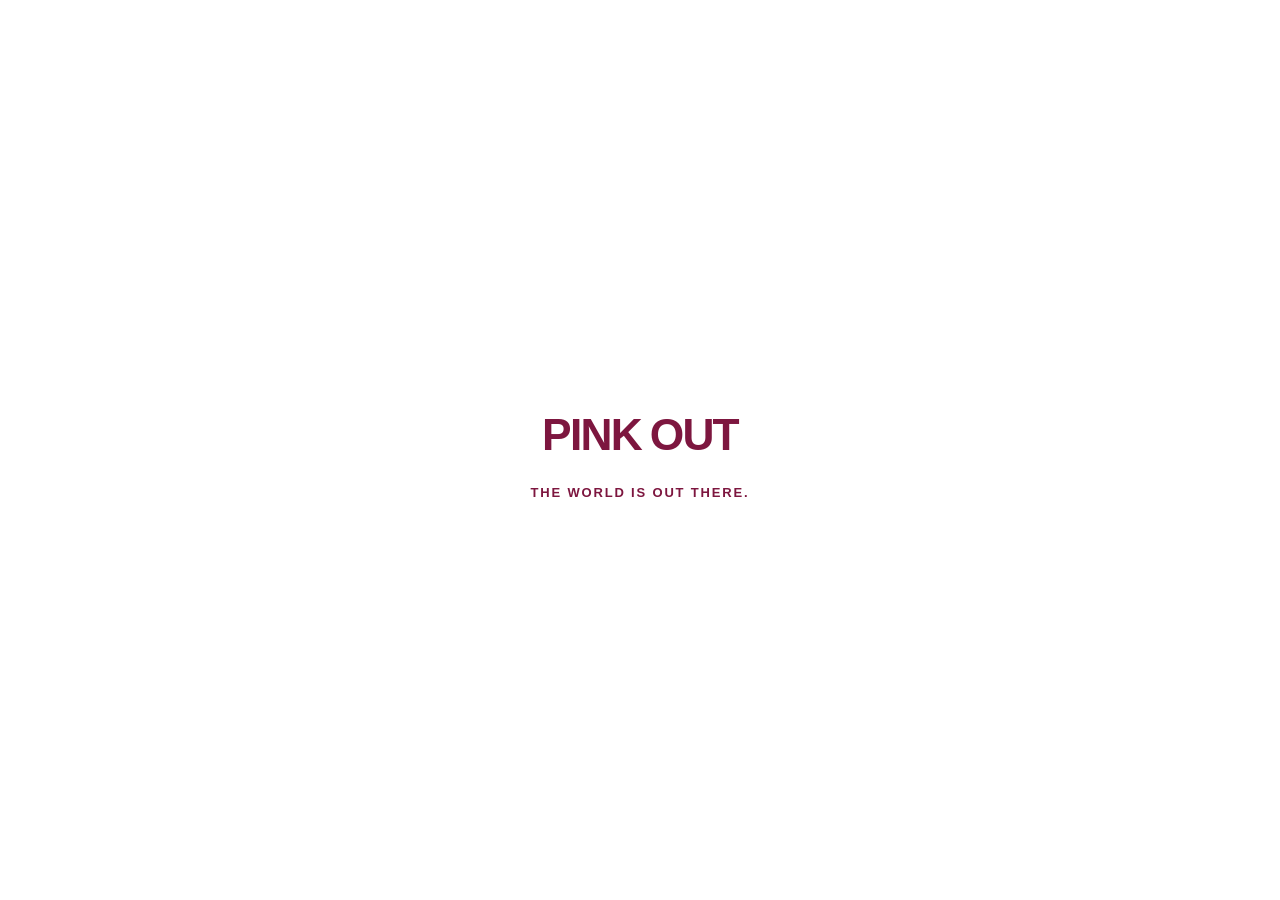
<file: brand-typography.html>
<!doctype html>
<html lang="en" dir="ltr">
<head>
  <meta charset="utf-8">
  <meta name="viewport" content="width=device-width, initial-scale=1">
  <title>PinkOut — Animated Brand Typography</title>
  <link rel="stylesheet" href="assets/css/brand-typography.css?v=58">
  <script defer src="assets/js/hero-series.js?v=59"></script>
</head>
<body class="brand-embed">
  <main class="brand-typography">
    <h1 id="hero-title" aria-label="PINK OUT">
      <span class="out-series-line" aria-hidden="true"><span>PINK</span><span class="out-series-slot"><span class="out-series-word"></span></span><span class="out-series-out">OUT</span></span>
    </h1>
    <p class="brand-tagline">THE WORLD IS OUT THERE.</p>
  </main>
</body>
</html>
</file>
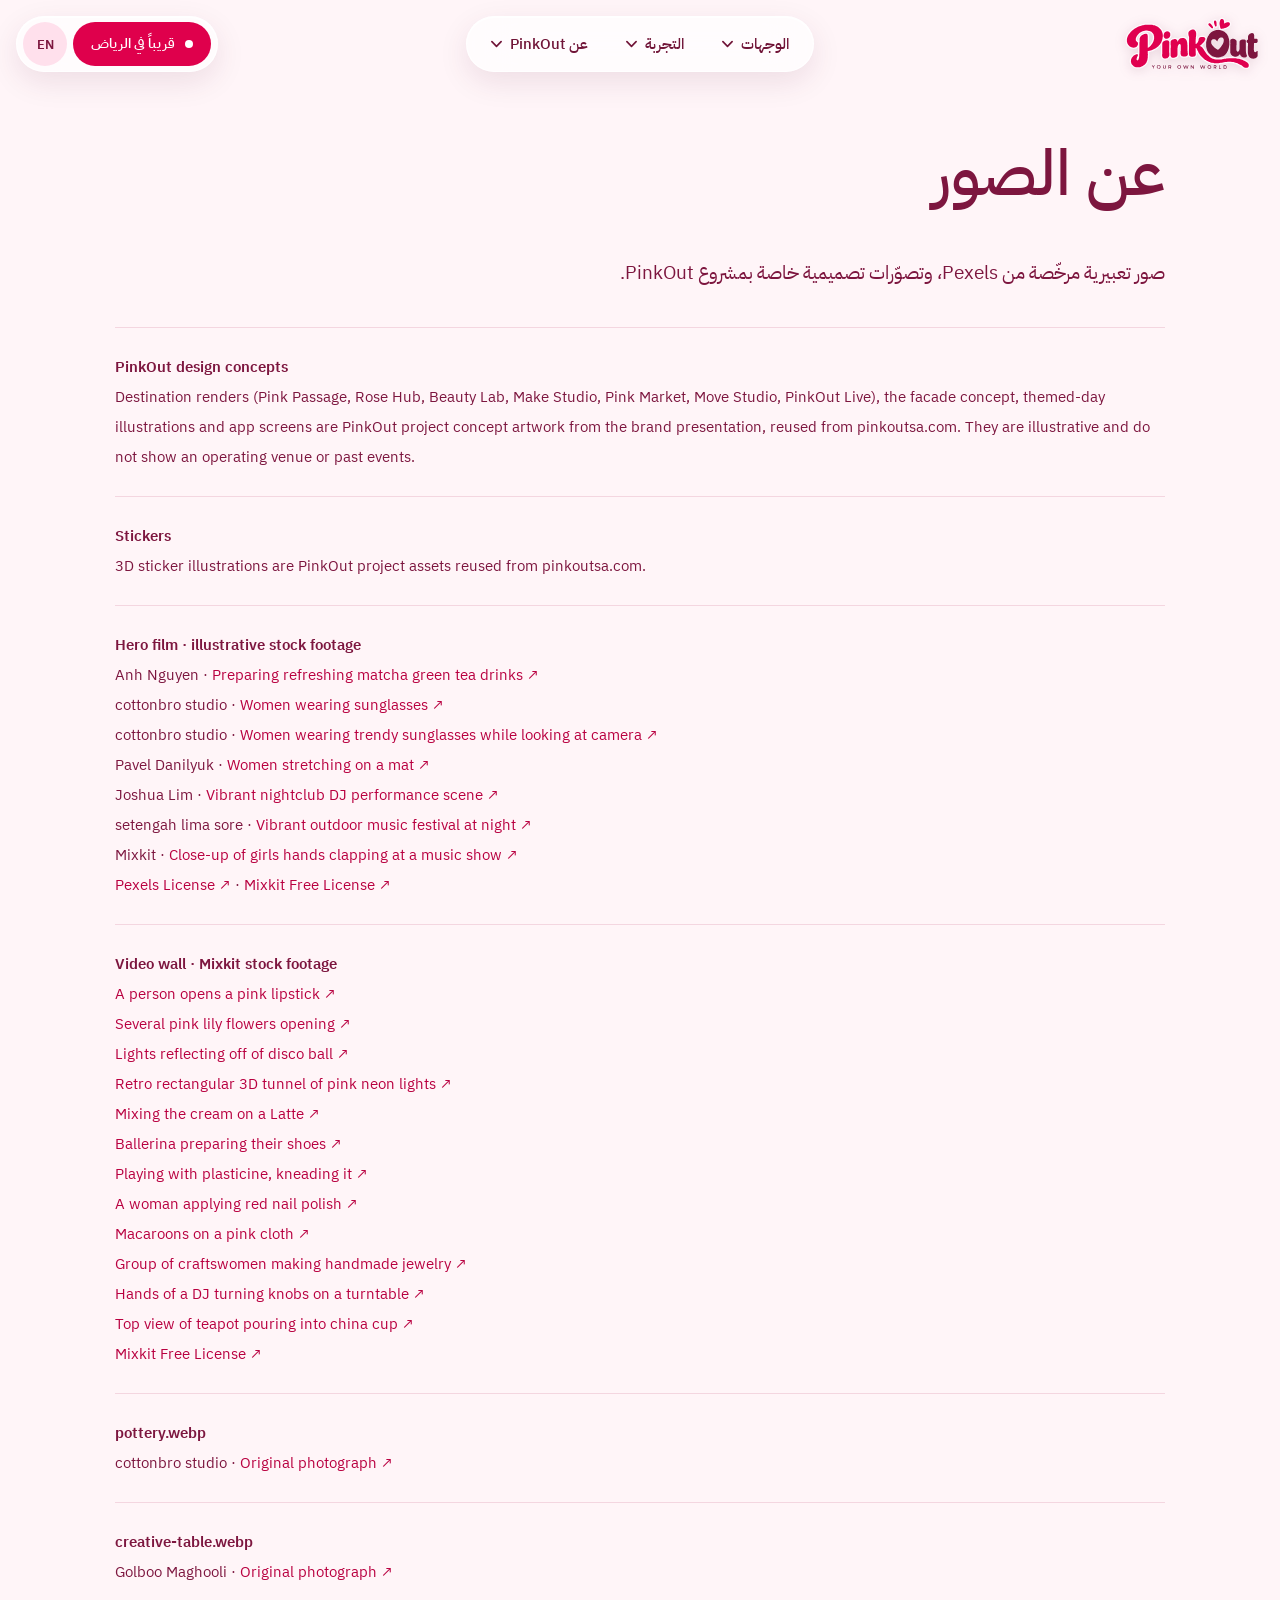
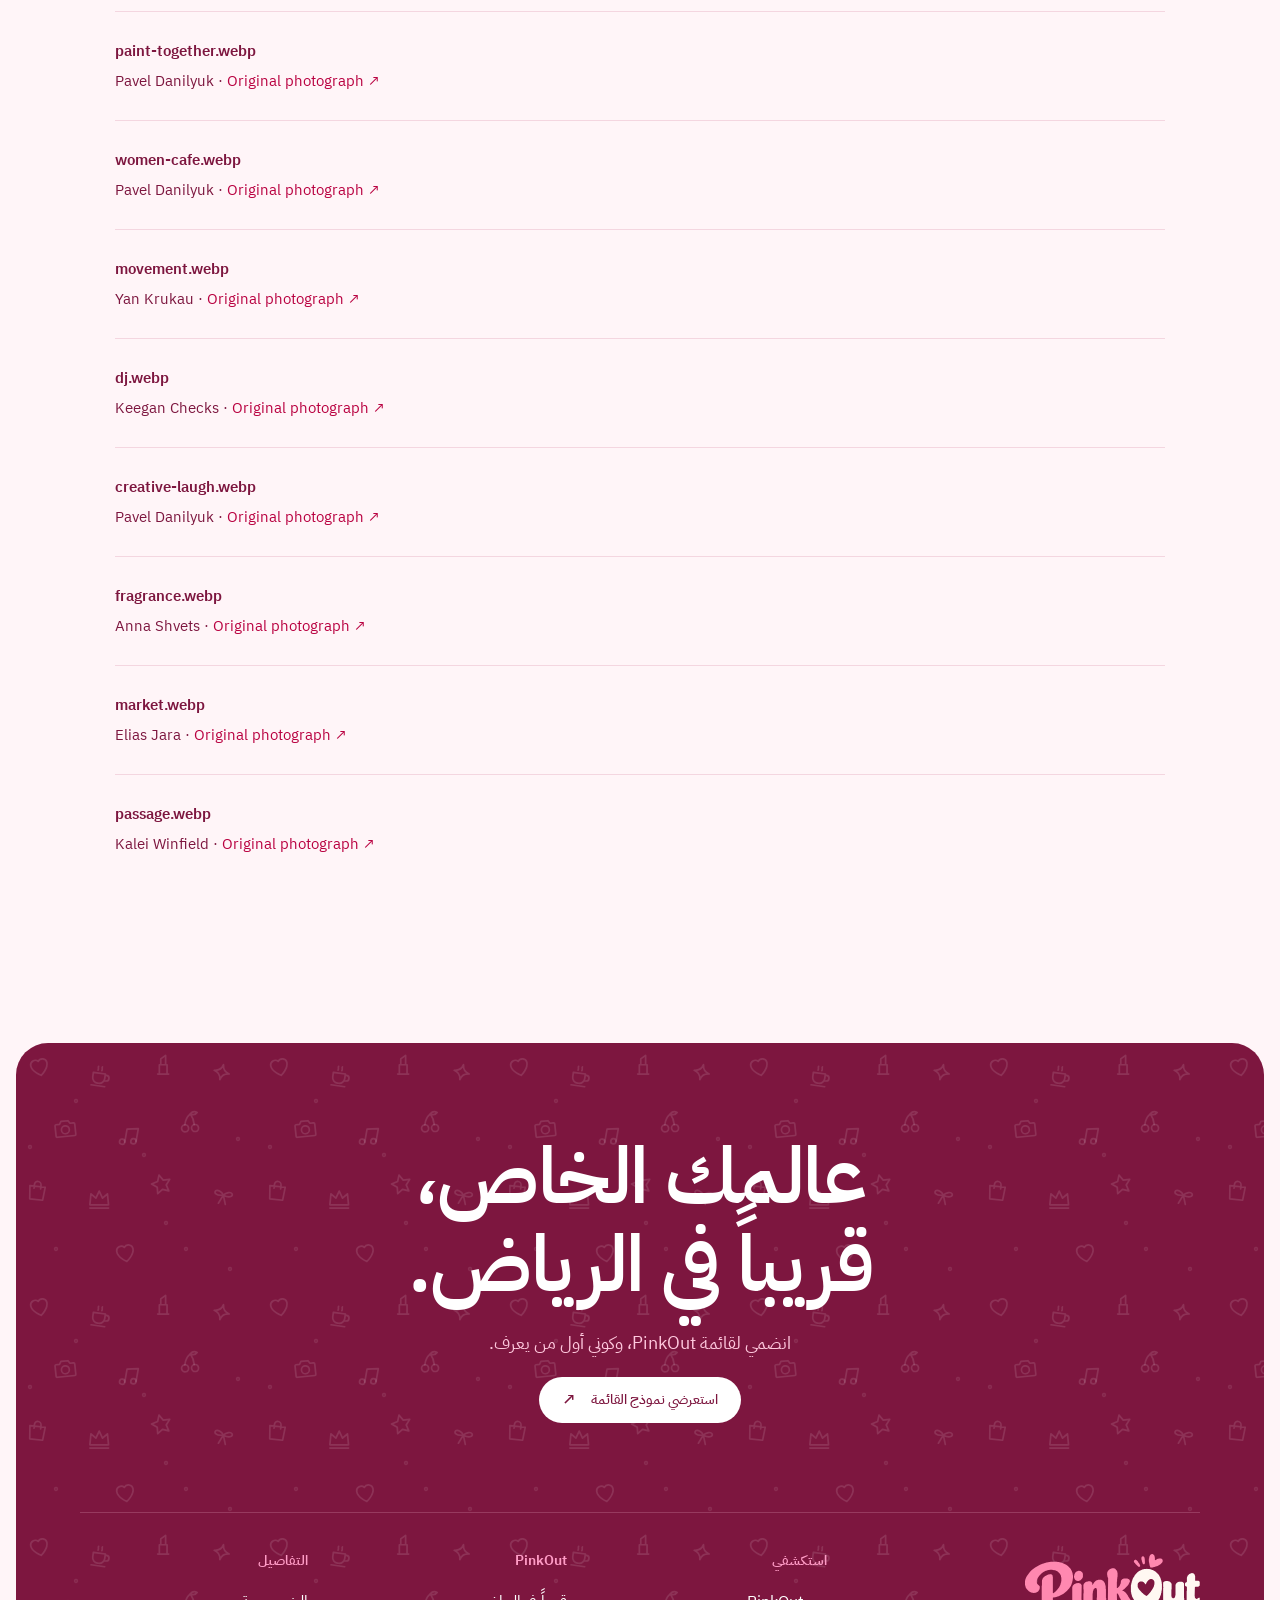
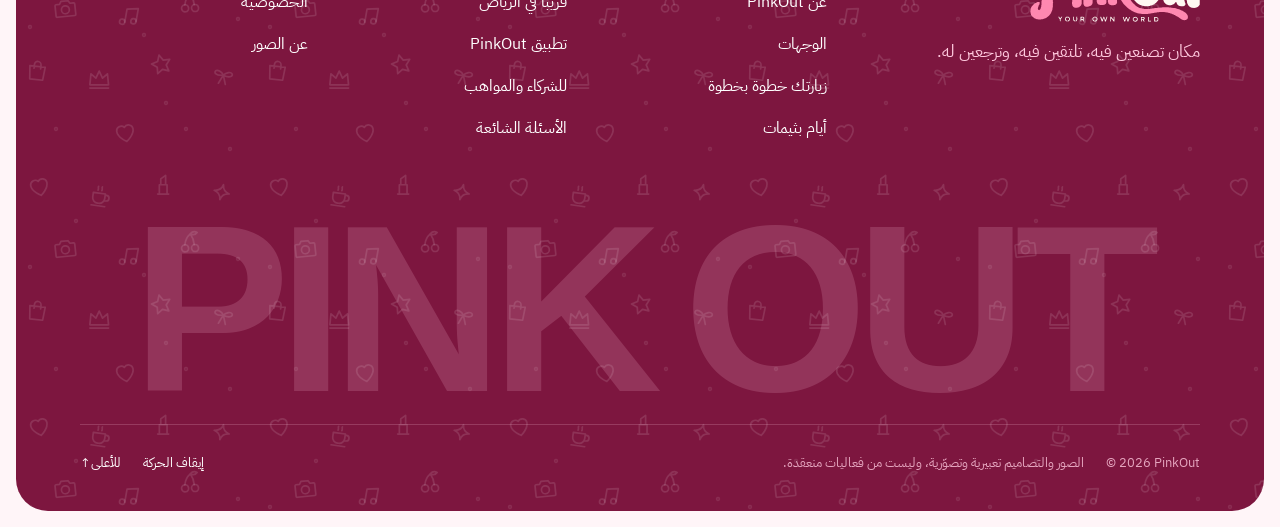
<file: credits.html>
<!DOCTYPE html><html dir="rtl" lang="ar"><head>
<meta charset="utf-8">
<meta content="width=device-width,initial-scale=1,viewport-fit=cover" name="viewport">
<meta content="#FFFEFB" name="theme-color">
<title>PinkOut — مصادر الصور</title>
<meta content="عالم نسائي للطلعات والتجارب والفعاليات. اكتشفي البداية، واستكشفي الجمال والإبداع والحركة والترفيه، بطريقتك." name="description">
<meta content="PinkOut — مصادر الصور" property="og:title">
<meta content="عالم نسائي للطلعات والتجارب والفعاليات. اكتشفي البداية، واستكشفي الجمال والإبداع والحركة والترفيه، بطريقتك." property="og:description">
<meta content="website" property="og:type">
<meta content="ar_SA" property="og:locale">
<meta content="https://pinkoutsa.com/assets/images/social-preview.jpg?v=8" property="og:image">
<meta content="summary_large_image" name="twitter:card">
<link href="https://pinkoutsa.com/credits.html" rel="canonical">
<link href="assets/images/favicon.svg" rel="icon" type="image/svg+xml">








<link rel="stylesheet" href="assets/css/fonts.css?v=2"><link rel="stylesheet" href="assets/css/theme.css?v=47"><link rel="stylesheet" href="assets/css/polish.css?v=6"><link rel="stylesheet" href="assets/css/site.css?v=10"><script defer="" src="assets/js/config.js?v=1"></script><script defer="" src="assets/js/copy.js?v=51"></script><script defer="" src="assets/js/app.js?v=49"></script><script defer src="assets/js/nav.js?v=1"></script></head>
<body data-page="credits" id="top">
<a class="skip-link" href="#main">
<span data-copy="Skip link">انتقلي للمحتوى</span>
</a>
<header class="po-header">
            <a class="po-logo" href="index.html#top" aria-label="PinkOut"><img src="assets/images/logo-nav.svg" width="150"
                        height="62" alt="PinkOut"></a>
            <nav class="po-nav" aria-label="التنقل الرئيسي">
                  <span class="po-nav-indicator" aria-hidden="true"></span>
                  <button type="button" class="po-nav-trigger" data-nav-panel="worlds" aria-expanded="false"
                        aria-controls="nav-panel-worlds"><span data-copy="navWorlds">الوجهات</span><svg class="po-chevron" viewBox="0 0 12 8" aria-hidden="true"><path d="M1 1.5 6 6.5 11 1.5"/></svg></button>
                  <button type="button" class="po-nav-trigger" data-nav-panel="experience" aria-expanded="false"
                        aria-controls="nav-panel-experience"><span data-copy="navExperience">التجربة</span><svg class="po-chevron" viewBox="0 0 12 8" aria-hidden="true"><path d="M1 1.5 6 6.5 11 1.5"/></svg></button>
                  <button type="button" class="po-nav-trigger" data-nav-panel="about" aria-expanded="false"
                        aria-controls="nav-panel-about"><span data-copy="navAbout">عن PinkOut</span><svg class="po-chevron" viewBox="0 0 12 8" aria-hidden="true"><path d="M1 1.5 6 6.5 11 1.5"/></svg></button>
            </nav>
            <div class="po-actions">
                  <a class="po-cta" href="index.html#coming-soon"><span class="po-cta-dot" aria-hidden="true"></span><span
                              data-copy="navCTA">قريباً في الرياض</span></a>
                  <button class="language-switch" type="button" aria-label="EN, switch to English">EN</button>
                  <button class="menu-toggle" type="button" aria-expanded="false" aria-controls="mobile-menu"><span
                              class="po-burger" aria-hidden="true"></span><span class="sr-only"
                              data-copy="Menu label">القائمة</span></button>
            </div>
            <div class="po-panel po-panel--worlds" id="nav-panel-worlds" hidden>
                  <div class="po-panel-intro">
                        <p class="po-panel-title" data-copy="navWorldsTitle">سبع وجهات.
عالم واحد.</p>
                        <p class="po-panel-text" data-copy="navWorldsText">كل وجهة لها جوّها الخاص، ويجمعها عالم PinkOut.</p>
                        <a class="button" href="index.html#worlds"><span data-copy="navWorldsAll">شوفي كل الوجهات</span><span
                                    class="arrow" aria-hidden="true">↗</span></a>
                  </div>
                  <ul class="po-dest-grid" role="list">
                        <li><a class="po-dest" href="index.html#world-7"><span class="po-dest-img"><img
                                                src="assets/images/worlds/passage-480.webp" width="480" height="270" alt=""
                                                loading="lazy" decoding="async"></span><span class="po-dest-name"
                                          dir="ltr">Pink Passage</span><span class="po-dest-line" data-copy="dest7Line">مدخل من أقواس وضوء</span></a></li>
                        <li><a class="po-dest" href="index.html#world-2"><span class="po-dest-img"><img
                                                src="assets/images/worlds/hub-480.webp" width="480" height="270" alt=""
                                                loading="lazy" decoding="async"></span><span class="po-dest-name"
                                          dir="ltr">Rose Hub</span><span class="po-dest-line" data-copy="dest2Line">قهوة ولقاء وتجارب تتغيّر</span></a></li>
                        <li><a class="po-dest" href="index.html#world-4"><span class="po-dest-img"><img
                                                src="assets/images/worlds/beauty-480.webp" width="480" height="270" alt=""
                                                loading="lazy" decoding="async"></span><span class="po-dest-name"
                                          dir="ltr">Beauty Lab</span><span class="po-dest-line" data-copy="dest4Line">اكتشفي وخصّصي جمالك</span></a></li>
                        <li><a class="po-dest" href="index.html#world-1"><span class="po-dest-img"><img
                                                src="assets/images/worlds/make-480.webp" width="480" height="270" alt=""
                                                loading="lazy" decoding="async"></span><span class="po-dest-name"
                                          dir="ltr">Make Studio</span><span class="po-dest-line" data-copy="dest1Line">اصنعيها وخذيها معك</span></a></li>
                        <li><a class="po-dest" href="index.html#world-5"><span class="po-dest-img"><img
                                                src="assets/images/worlds/market-480.webp" width="480" height="270" alt=""
                                                loading="lazy" decoding="async"></span><span class="po-dest-name"
                                          dir="ltr">Pink Market</span><span class="po-dest-line" data-copy="dest5Line">متاجر، حلويات وهدايا</span></a></li>
                        <li><a class="po-dest" href="index.html#world-3"><span class="po-dest-img"><img
                                                src="assets/images/worlds/move-480.webp" width="480" height="270" alt=""
                                                loading="lazy" decoding="async"></span><span class="po-dest-name"
                                          dir="ltr">Move Studio</span><span class="po-dest-line" data-copy="dest3Line">باليه، يوغا، رقص ولياقة</span></a></li>
                        <li><a class="po-dest" href="index.html#world-6"><span class="po-dest-img"><img
                                                src="assets/images/worlds/live-480.webp" width="480" height="270" alt=""
                                                loading="lazy" decoding="async"></span><span class="po-dest-name"
                                          dir="ltr">PinkOut Live</span><span class="po-dest-line" data-copy="dest6Line">عروض، حوارات وإطلاقات</span></a></li>
                  </ul>
            </div>
            <div class="po-panel po-panel--experience" id="nav-panel-experience" hidden>
                  <ul class="po-feature-grid" role="list">
                        <li><a class="po-feature" href="index.html#visit"><span class="po-feature-art" aria-hidden="true"><img
                                                src="assets/images/stickers/instant-camera.webp" width="280" height="280" alt=""
                                                loading="lazy" decoding="async"></span><span class="po-feature-title"
                                          data-copy="navVisit">زيارتك خطوة بخطوة</span><span class="po-feature-text"
                                          data-copy="navVisitText">من الوصول إلى الرجعة</span></a></li>
                        <li><a class="po-feature" href="index.html#mood-picker"><span class="po-feature-art" aria-hidden="true"><img
                                                src="assets/images/stickers/painting-palette.webp" width="280" height="280" alt=""
                                                loading="lazy" decoding="async"></span><span class="po-feature-title"
                                          data-copy="navMood">وش جوّك اليوم؟</span><span class="po-feature-text"
                                          data-copy="navMoodText">اختاري مزاجك ونرتّب لك جولة</span></a></li>
                        <li><a class="po-feature" href="index.html#themes"><span class="po-feature-art" aria-hidden="true"><img
                                                src="assets/images/stickers/boba-tea.webp" width="280" height="280" alt=""
                                                loading="lazy" decoding="async"></span><span class="po-feature-title"
                                          data-copy="navThemes">أيام بثيمات</span><span class="po-feature-text"
                                          data-copy="navThemesText">أفكار تخلّي كل زيارة غير</span></a></li>
                        <li><a class="po-feature" href="index.html#app"><span class="po-feature-art" aria-hidden="true"><img
                                                src="assets/images/stickers/headphones.webp" width="280" height="280" alt=""
                                                loading="lazy" decoding="async"></span><span class="po-feature-title"
                                          data-copy="navApp">تطبيق PinkOut</span><span class="po-feature-text"
                                          data-copy="navAppText">كل PinkOut في جيبك · قريباً</span></a></li>
                  </ul>
            </div>
            <div class="po-panel po-panel--about" id="nav-panel-about" hidden>
                  <ul class="po-rows" role="list">
                        <li><a class="po-row" href="index.html#about"><span class="po-row-title" data-copy="navAbout">عن PinkOut</span><span
                                          class="po-row-text" data-copy="navAboutText">الفكرة وراء عالمك الخاص</span><span class="po-row-arrow"
                                          aria-hidden="true">↗</span></a></li>
                        <li><a class="po-row" href="index.html#coming-soon"><span class="po-row-title" data-copy="navSoon">قريباً في الرياض</span><span
                                          class="po-row-text" data-copy="navSoonText">الافتتاح وقائمة PinkOut</span><span class="po-row-arrow"
                                          aria-hidden="true">↗</span></a></li>
                        <li><a class="po-row" href="index.html#partners"><span class="po-row-title" data-copy="navPartners">للشركاء والمواهب</span><span
                                          class="po-row-text" data-copy="navPartnersText">ورش، إطلاقات وأركان مؤقتة</span><span class="po-row-arrow"
                                          aria-hidden="true">↗</span></a></li>
                        <li><a class="po-row" href="index.html#questions"><span class="po-row-title" data-copy="navFaq">الأسئلة الشائعة</span><span
                                          class="po-row-text" data-copy="navFaqText">كل اللي تحتاجين تعرفينه</span><span class="po-row-arrow"
                                          aria-hidden="true">↗</span></a></li>
                  </ul>
                  <a class="po-panel-feature" href="index.html#coming-soon"><img src="assets/images/worlds/hero-480.webp"
                              width="480" height="272" alt="" loading="lazy" decoding="async"><span
                              data-copy="navCTA">قريباً في الرياض</span></a>
            </div>
      </header>
      <div class="po-menu" id="mobile-menu" hidden>
            <div class="po-menu-sheet">
                  <div class="po-menu-top"><img src="assets/images/logo-nav.svg" width="120" height="50" alt=""><button
                              type="button" class="po-menu-close" data-menu-close aria-label="إغلاق القائمة"><span
                                    aria-hidden="true">×</span></button></div>
                  <nav class="po-menu-nav" aria-label="القائمة">
                        <a class="po-menu-link" href="index.html#about" style="--i:0"><span class="po-menu-num" aria-hidden="true"
                                    dir="ltr">01</span><span data-copy="navAbout">عن PinkOut</span></a>
                        <a class="po-menu-link" href="index.html#worlds" style="--i:1"><span class="po-menu-num" aria-hidden="true"
                                    dir="ltr">02</span><span data-copy="navWorlds">الوجهات</span></a>
                        <a class="po-menu-link" href="index.html#visit" style="--i:2"><span class="po-menu-num" aria-hidden="true"
                                    dir="ltr">03</span><span data-copy="navVisit">زيارتك خطوة بخطوة</span></a>
                        <a class="po-menu-link" href="index.html#mood-picker" style="--i:3"><span class="po-menu-num" aria-hidden="true"
                                    dir="ltr">04</span><span data-copy="navMood">وش جوّك اليوم؟</span></a>
                        <a class="po-menu-link" href="index.html#themes" style="--i:4"><span class="po-menu-num" aria-hidden="true"
                                    dir="ltr">05</span><span data-copy="navThemes">أيام بثيمات</span></a>
                        <a class="po-menu-link" href="index.html#coming-soon" style="--i:5"><span class="po-menu-num" aria-hidden="true"
                                    dir="ltr">06</span><span data-copy="navSoon">قريباً في الرياض</span></a>
                        <a class="po-menu-link" href="index.html#app" style="--i:6"><span class="po-menu-num" aria-hidden="true"
                                    dir="ltr">07</span><span data-copy="navApp">تطبيق PinkOut</span></a>
                        <a class="po-menu-link" href="index.html#partners" style="--i:7"><span class="po-menu-num" aria-hidden="true"
                                    dir="ltr">08</span><span data-copy="navPartners">للشركاء والمواهب</span></a>
                        <a class="po-menu-link" href="index.html#questions" style="--i:8"><span class="po-menu-num" aria-hidden="true"
                                    dir="ltr">09</span><span data-copy="navFaq">الأسئلة الشائعة</span></a>
                  </nav>
                  <div class="po-menu-chips"><a class="po-menu-chip" href="index.html#world-7"><img src="assets/images/worlds/passage-480.webp" width="480"
                                    height="270" alt="" loading="lazy" decoding="async"><span dir="ltr">Pink Passage</span></a><a class="po-menu-chip" href="index.html#world-2"><img src="assets/images/worlds/hub-480.webp" width="480"
                                    height="270" alt="" loading="lazy" decoding="async"><span dir="ltr">Rose Hub</span></a><a class="po-menu-chip" href="index.html#world-4"><img src="assets/images/worlds/beauty-480.webp" width="480"
                                    height="270" alt="" loading="lazy" decoding="async"><span dir="ltr">Beauty Lab</span></a><a class="po-menu-chip" href="index.html#world-1"><img src="assets/images/worlds/make-480.webp" width="480"
                                    height="270" alt="" loading="lazy" decoding="async"><span dir="ltr">Make Studio</span></a><a class="po-menu-chip" href="index.html#world-5"><img src="assets/images/worlds/market-480.webp" width="480"
                                    height="270" alt="" loading="lazy" decoding="async"><span dir="ltr">Pink Market</span></a><a class="po-menu-chip" href="index.html#world-3"><img src="assets/images/worlds/move-480.webp" width="480"
                                    height="270" alt="" loading="lazy" decoding="async"><span dir="ltr">Move Studio</span></a><a class="po-menu-chip" href="index.html#world-6"><img src="assets/images/worlds/live-480.webp" width="480"
                                    height="270" alt="" loading="lazy" decoding="async"><span dir="ltr">PinkOut Live</span></a></div>
                  <div class="po-menu-foot"><a class="button" href="index.html#coming-soon"><span
                                    data-copy="navCTA">قريباً في الرياض</span><span class="arrow" aria-hidden="true">↗</span></a><button
                              class="language-switch" type="button" aria-label="EN, switch to English">EN</button><button
                              class="motion-toggle" type="button">إيقاف الحركة</button></div>
            </div>
      </div>
<noscript>
<p class="noscript">تقدرين تتصفحين المحتوى. بعض خيارات العرض ونموذج الاهتمام تحتاج JavaScript.</p>
</noscript>
<main class="policy-page section-shell" id="main">
<h1 data-copy="photoCredits">عن الصور</h1>
<p class="large-copy" data-copy="creditsText">صور تعبيرية مرخّصة من Pexels. جميع الحقوق للمصوّرين المذكورين في صفحة المصادر.</p>
<div class="credit-list" dir="ltr"><p><strong>PinkOut design concepts</strong><br>Destination renders (Pink Passage, Rose Hub, Beauty Lab, Make Studio, Pink Market, Move Studio, PinkOut Live), the facade concept, themed-day illustrations and app screens are PinkOut project concept artwork from the brand presentation, reused from pinkoutsa.com. They are illustrative and do not show an operating venue or past events.</p><p><strong>Stickers</strong><br>3D sticker illustrations are PinkOut project assets reused from pinkoutsa.com.</p><p><strong>Hero film · illustrative stock footage</strong><br>Anh Nguyen · <a href="https://www.pexels.com/video/preparing-refreshing-matcha-green-tea-drinks-33050650/" rel="noopener noreferrer" target="_blank">Preparing refreshing matcha green tea drinks ↗</a><br>cottonbro studio · <a href="https://www.pexels.com/video/women-wearing-sunglasses-6120785/" rel="noopener noreferrer" target="_blank">Women wearing sunglasses ↗</a><br>cottonbro studio · <a href="https://www.pexels.com/video/women-wearing-trendy-sunglasses-while-looking-at-camera-6120778/" rel="noopener noreferrer" target="_blank">Women wearing trendy sunglasses while looking at camera ↗</a><br>Pavel Danilyuk · <a href="https://www.pexels.com/video/women-stretching-on-a-mat-6326792/" rel="noopener noreferrer" target="_blank">Women stretching on a mat ↗</a><br>Joshua Lim · <a href="https://www.pexels.com/video/vibrant-nightclub-dj-performance-scene-30665567/" rel="noopener noreferrer" target="_blank">Vibrant nightclub DJ performance scene ↗</a><br>setengah lima sore · <a href="https://www.pexels.com/video/vibrant-outdoor-music-festival-at-night-35323903/" rel="noopener noreferrer" target="_blank">Vibrant outdoor music festival at night ↗</a><br>Mixkit · <a href="https://mixkit.co/free-stock-video/close-up-of-girls-hands-clapping-at-a-music-show-48481/" rel="noopener noreferrer" target="_blank">Close-up of girls hands clapping at a music show ↗</a><br><a href="https://www.pexels.com/license/" rel="noopener noreferrer" target="_blank">Pexels License ↗</a> · <a href="https://mixkit.co/license/#videoFree" rel="noopener noreferrer" target="_blank">Mixkit Free License ↗</a></p><p><strong>Video wall · Mixkit stock footage</strong><br><a href="https://mixkit.co/free-stock-video/a-person-opens-a-pink-lipstick-382/" rel="noopener noreferrer" target="_blank">A person opens a pink lipstick ↗</a><br><a href="https://mixkit.co/free-stock-video/several-pink-lily-flowers-opening-17803/" rel="noopener noreferrer" target="_blank">Several pink lily flowers opening ↗</a><br><a href="https://mixkit.co/free-stock-video/lights-reflecting-off-of-disco-ball-1357/" rel="noopener noreferrer" target="_blank">Lights reflecting off of disco ball ↗</a><br><a href="https://mixkit.co/free-stock-video/retro-rectangular-3d-tunnel-of-pink-neon-lights-31523/" rel="noopener noreferrer" target="_blank">Retro rectangular 3D tunnel of pink neon lights ↗</a><br><a href="https://mixkit.co/free-stock-video/mixing-the-cream-on-a-latte-21882/" rel="noopener noreferrer" target="_blank">Mixing the cream on a Latte ↗</a><br><a href="https://mixkit.co/free-stock-video/ballerina-preparing-their-shoes-20965/" rel="noopener noreferrer" target="_blank">Ballerina preparing their shoes ↗</a><br><a href="https://mixkit.co/free-stock-video/playing-with-plasticine-kneading-it-47333/" rel="noopener noreferrer" target="_blank">Playing with plasticine, kneading it ↗</a><br><a href="https://mixkit.co/free-stock-video/a-woman-applying-red-nail-polish-7167/" rel="noopener noreferrer" target="_blank">A woman applying red nail polish ↗</a><br><a href="https://mixkit.co/free-stock-video/macaroons-on-a-pink-cloth-26589/" rel="noopener noreferrer" target="_blank">Macaroons on a pink cloth ↗</a><br><a href="https://mixkit.co/free-stock-video/group-of-craftswomen-making-handmade-jewelry-49163/" rel="noopener noreferrer" target="_blank">Group of craftswomen making handmade jewelry ↗</a><br><a href="https://mixkit.co/free-stock-video/hands-of-a-dj-turning-knobs-on-a-turntable-42421/" rel="noopener noreferrer" target="_blank">Hands of a DJ turning knobs on a turntable ↗</a><br><a href="https://mixkit.co/free-stock-video/top-view-of-teapot-pouring-tea-into-china-cup-13199/" rel="noopener noreferrer" target="_blank">Top view of teapot pouring into china cup ↗</a><br><a href="https://mixkit.co/license/#videoFree" rel="noopener noreferrer" target="_blank">Mixkit Free License ↗</a></p>
<p>
<strong>pottery.webp</strong>
<br>cottonbro studio · <a href="https://www.pexels.com/photo/women-doing-pottery-6694314/" rel="noopener noreferrer" target="_blank">Original photograph ↗</a>
</p>
<p>
<strong>creative-table.webp</strong>
<br>Golboo Maghooli · <a href="https://www.pexels.com/photo/women-engaged-in-a-creative-pottery-workshop-34059838/" rel="noopener noreferrer" target="_blank">Original photograph ↗</a>
</p>
<p>
<strong>paint-together.webp</strong>
<br>Pavel Danilyuk · <a href="https://www.pexels.com/photo/women-sitting-at-the-table-6925174/" rel="noopener noreferrer" target="_blank">Original photograph ↗</a>
</p>
<p>
<strong>women-cafe.webp</strong>
<br>Pavel Danilyuk · <a href="https://www.pexels.com/photo/women-drinking-coffee-at-a-cafe-8640113/" rel="noopener noreferrer" target="_blank">Original photograph ↗</a>
</p>
<p>
<strong>movement.webp</strong>
<br>Yan Krukau · <a href="https://www.pexels.com/photo/women-practicing-yoga-8436845/" rel="noopener noreferrer" target="_blank">Original photograph ↗</a>
</p>
<p>
<strong>dj.webp</strong>
<br>Keegan Checks · <a href="https://www.pexels.com/photo/woman-playing-dj-turntable-2880793/" rel="noopener noreferrer" target="_blank">Original photograph ↗</a>
</p>
<p>
<strong>creative-laugh.webp</strong>
<br>Pavel Danilyuk · <a href="https://www.pexels.com/photo/smiling-women-in-the-art-workshop-6925365/" rel="noopener noreferrer" target="_blank">Original photograph ↗</a>
</p>
<p>
<strong>fragrance.webp</strong>
<br>Anna Shvets · <a href="https://www.pexels.com/photo/person-with-equipment-for-aromatherapy-5682757/" rel="noopener noreferrer" target="_blank">Original photograph ↗</a>
</p>
<p>
<strong>market.webp</strong>
<br>Elias Jara · <a href="https://www.pexels.com/photo/market-stall-with-jewelry-16063711/" rel="noopener noreferrer" target="_blank">Original photograph ↗</a>
</p>
<p>
<strong>passage.webp</strong>
<br>Kalei Winfield · <a href="https://www.pexels.com/photo/a-colorful-glass-tunnel-with-a-colorful-design-27350623/" rel="noopener noreferrer" target="_blank">Original photograph ↗</a>
</p>
</div>
</main>
<footer class="po-footer">
            <div class="po-footer-card">
                  <div class="sticker-field" aria-hidden="true"><span class="sticker st-1"><span class="sticker-bob"><img
                                          src="assets/images/stickers/matcha.webp" width="280" height="280" alt="" loading="lazy"
                                          decoding="async"></span></span><span class="sticker st-2"><span class="sticker-bob"><img
                                          src="assets/images/stickers/lipstick.webp" width="280" height="280" alt="" loading="lazy"
                                          decoding="async"></span></span><span class="sticker st-3"><span class="sticker-bob"><img
                                          src="assets/images/stickers/roller-skate.webp" width="280" height="280" alt="" loading="lazy"
                                          decoding="async"></span></span></div>
                  <div class="po-footer-cta">
                        <h2 class="po-footer-big" data-copy="footerBig">عالمك الخاص،
قريباً في الرياض.</h2>
                        <p data-copy="footerBigText">انضمي لقائمة PinkOut، وكوني أول من يعرف.</p>
                        <button type="button" class="button po-footer-button" data-open-interest=""><span
                                    data-copy="soonCTA">استعرضي نموذج القائمة</span><span class="arrow" aria-hidden="true">↗</span></button>
                  </div>
                  <div class="po-footer-grid">
                        <div class="po-footer-brand"><img src="assets/images/logo-light.svg" width="190" height="75"
                                    alt="PinkOut" loading="lazy">
                              <p data-copy="footerStatement">مكان تصنعين فيه، تلتقين فيه، وترجعين له.</p>
                        </div>
                        <div class="po-footer-col">
                              <h3 data-copy="footerExplore">استكشفي</h3>
                              <ul role="list"><li><a href="index.html#about"><span data-copy="navAbout">عن PinkOut</span></a></li><li><a href="index.html#worlds"><span data-copy="navWorlds">الوجهات</span></a></li><li><a href="index.html#visit"><span data-copy="navVisit">زيارتك خطوة بخطوة</span></a></li><li><a href="index.html#themes"><span data-copy="navThemes">أيام بثيمات</span></a></li></ul>
                        </div>
                        <div class="po-footer-col">
                              <h3 data-copy="footerPinkOut">PinkOut</h3>
                              <ul role="list"><li><a href="index.html#coming-soon"><span data-copy="navSoon">قريباً في الرياض</span></a></li><li><a href="index.html#app"><span data-copy="navApp">تطبيق PinkOut</span></a></li><li><a href="index.html#partners"><span data-copy="navPartners">للشركاء والمواهب</span></a></li><li><a href="index.html#questions"><span data-copy="navFaq">الأسئلة الشائعة</span></a></li></ul>
                        </div>
                        <div class="po-footer-col">
                              <h3 data-copy="footerDetails">التفاصيل</h3>
                              <ul role="list"><li><a href="privacy.html"><span data-copy="Privacy link">الخصوصية</span></a></li><li><a href="credits.html"><span data-copy="photoCredits">عن الصور</span></a></li></ul>
                        </div>
                  </div>
                  <p class="po-wordmark" aria-hidden="true" dir="ltr"><span>PINK</span><span>OUT</span></p>
                  <div class="po-footer-bottom"><span dir="ltr">© 2026 PinkOut</span>
                        <p data-copy="imageLabel">الصور والتصاميم تعبيرية وتصوّرية، وليست من فعاليات منعقدة.</p><button type="button"
                              class="motion-toggle">إيقاف الحركة</button><a href="#top"><span
                                    data-copy="Back to top">للأعلى</span> ↑</a>
                  </div>
            </div>
      </footer>
<div aria-live="polite" class="toast" id="toast" role="status">
</div>
<dialog aria-labelledby="interest-title" id="interest-dialog">
            <div class="dialog-shell">
                  <button aria-label="إغلاق" class="dialog-close icon-button" type="button">×</button>
                  <span class="eyebrow" dir="ltr" data-copy="formEyebrow">PINKOUT / COMING SOON</span>
                  <h2 data-copy="formTitle" id="interest-title" tabindex="-1">قائمة PinkOut</h2>
                  <form id="interest-form" novalidate="">
                        <p class="form-notice" data-copy="formNotice">التسجيل يفتح قريباً. تقدرين تعاينين النموذج الآن، لكن بياناتك ما تنرسل.</p>
                        <fieldset class="role-field">
                              <legend><span data-copy="formRole">أنا مهتمة كـ</span></legend>
                              <div class="role-options">
                                    <label class="role-option">
                                          <input name="role" type="radio" value="visitor" checked>
                                          <span data-copy="roleVisitor">زائرة</span>
                                    </label>
                                    <label class="role-option">
                                          <input name="role" type="radio" value="brand">
                                          <span data-copy="roleBrand">علامة تجارية أو متجر</span>
                                    </label>
                                    <label class="role-option">
                                          <input name="role" type="radio" value="talent">
                                          <span data-copy="roleTalent">مبدعة، مدرّبة أو فنانة</span>
                                    </label>
                              </div>
                        </fieldset>
                        <div class="field">
                              <label for="first-name">
                                    <span data-copy="formName">اسمك الأول (اختياري)</span>
                              </label>
                              <input autocomplete="given-name" id="first-name" maxlength="80" name="firstName">
                        </div>
                        <div class="field">
                              <label for="email">
                                    <span data-copy="formEmail">بريدك الإلكتروني</span>
                              </label>
                              <input aria-describedby="email-error" autocomplete="email" dir="ltr" id="email"
                                    inputmode="email" maxlength="254" name="email" required="" type="email">
                              <span aria-live="polite" class="field-error" id="email-error">
                              </span>
                        </div>
                        <fieldset>
                              <legend>
                                    <span data-copy="formInterests">أي وجهة تحمّسك؟ (اختياري)</span>
                              </legend>
                              <div class="interest-options">
                                    <label class="interest-option">
                                          <input name="interests" type="checkbox" value="1">
                                          <span data-copy="world1Label">نصنع بأيدينا</span>
                                    </label>
                                    <label class="interest-option">
                                          <input name="interests" type="checkbox" value="2">
                                          <span data-copy="world2Label">نروق على قهوة</span>
                                    </label>
                                    <label class="interest-option">
                                          <input name="interests" type="checkbox" value="3">
                                          <span data-copy="world3Label">نغيّر الجو بالحركة</span>
                                    </label>
                                    <label class="interest-option">
                                          <input name="interests" type="checkbox" value="4">
                                          <span data-copy="world4Label">نجرّب حواسّنا</span>
                                    </label>
                                    <label class="interest-option">
                                          <input name="interests" type="checkbox" value="5">
                                          <span data-copy="world5Label">نلقى أشياء حلوة</span>
                                    </label>
                                    <label class="interest-option">
                                          <input name="interests" type="checkbox" value="6">
                                          <span data-copy="world6Label">نعيش اللحظة</span>
                                    </label>
                                    <label class="interest-option">
                                          <input name="interests" type="checkbox" value="7">
                                          <span data-copy="world7Label">ندخل عالم ثاني</span>
                                    </label>
                              </div>
                        </fieldset>
                        <label class="acknowledgment">
                              <input aria-describedby="consent-error" id="acknowledgment" name="acknowledgment"
                                    required="" type="checkbox">
                              <span data-copy="formConsent">أفهم إن التسجيل ما يعني حجز مكان، واطلعت على الخصوصية.</span>
                        </label>
                        <span aria-live="polite" class="field-error" id="consent-error">
                        </span>
                        <a class="privacy-form-link" href="privacy.html" rel="noopener" target="_blank">
                              <span data-copy="Privacy link">الخصوصية</span> ↗</a>
                        <p aria-live="polite" id="form-status" role="status">
                        </p>
                        <button class="button submit-button" type="submit">
                              <span data-copy="reviewButton">راجعي طلبك</span>
                              <span aria-hidden="true" class="arrow">↗</span>
                        </button>
                  </form>
                  <section aria-labelledby="review-title" hidden="" id="request-review">
                        <h3 data-copy="reviewTitle" id="review-title" tabindex="-1">طلبك جاهز للمراجعة.</h3>
                        <p class="review-notice" data-copy="reviewNotice">لم يُرسل الطلب. إرسال الاهتمام يفتح لاحقًا؛ لا
                              يوجد حجز أو تذكرة حتى الآن.</p>
                        <dl class="review-details">
                        </dl>
                        <button class="button" id="save-review" type="button">
                              <span data-copy="saveChoices">احفظي اختياراتك على هذا الجهاز</span>
                              <span aria-hidden="true" class="arrow">↗</span>
                        </button>
                        <button class="text-button" id="edit-request" type="button">
                              <span data-copy="editRequest">تعديل الطلب</span>
                        </button>
                        <p id="review-status" role="status">
                        </p>
                  </section>
            </div>
      </dialog>


</body></html>
</file>
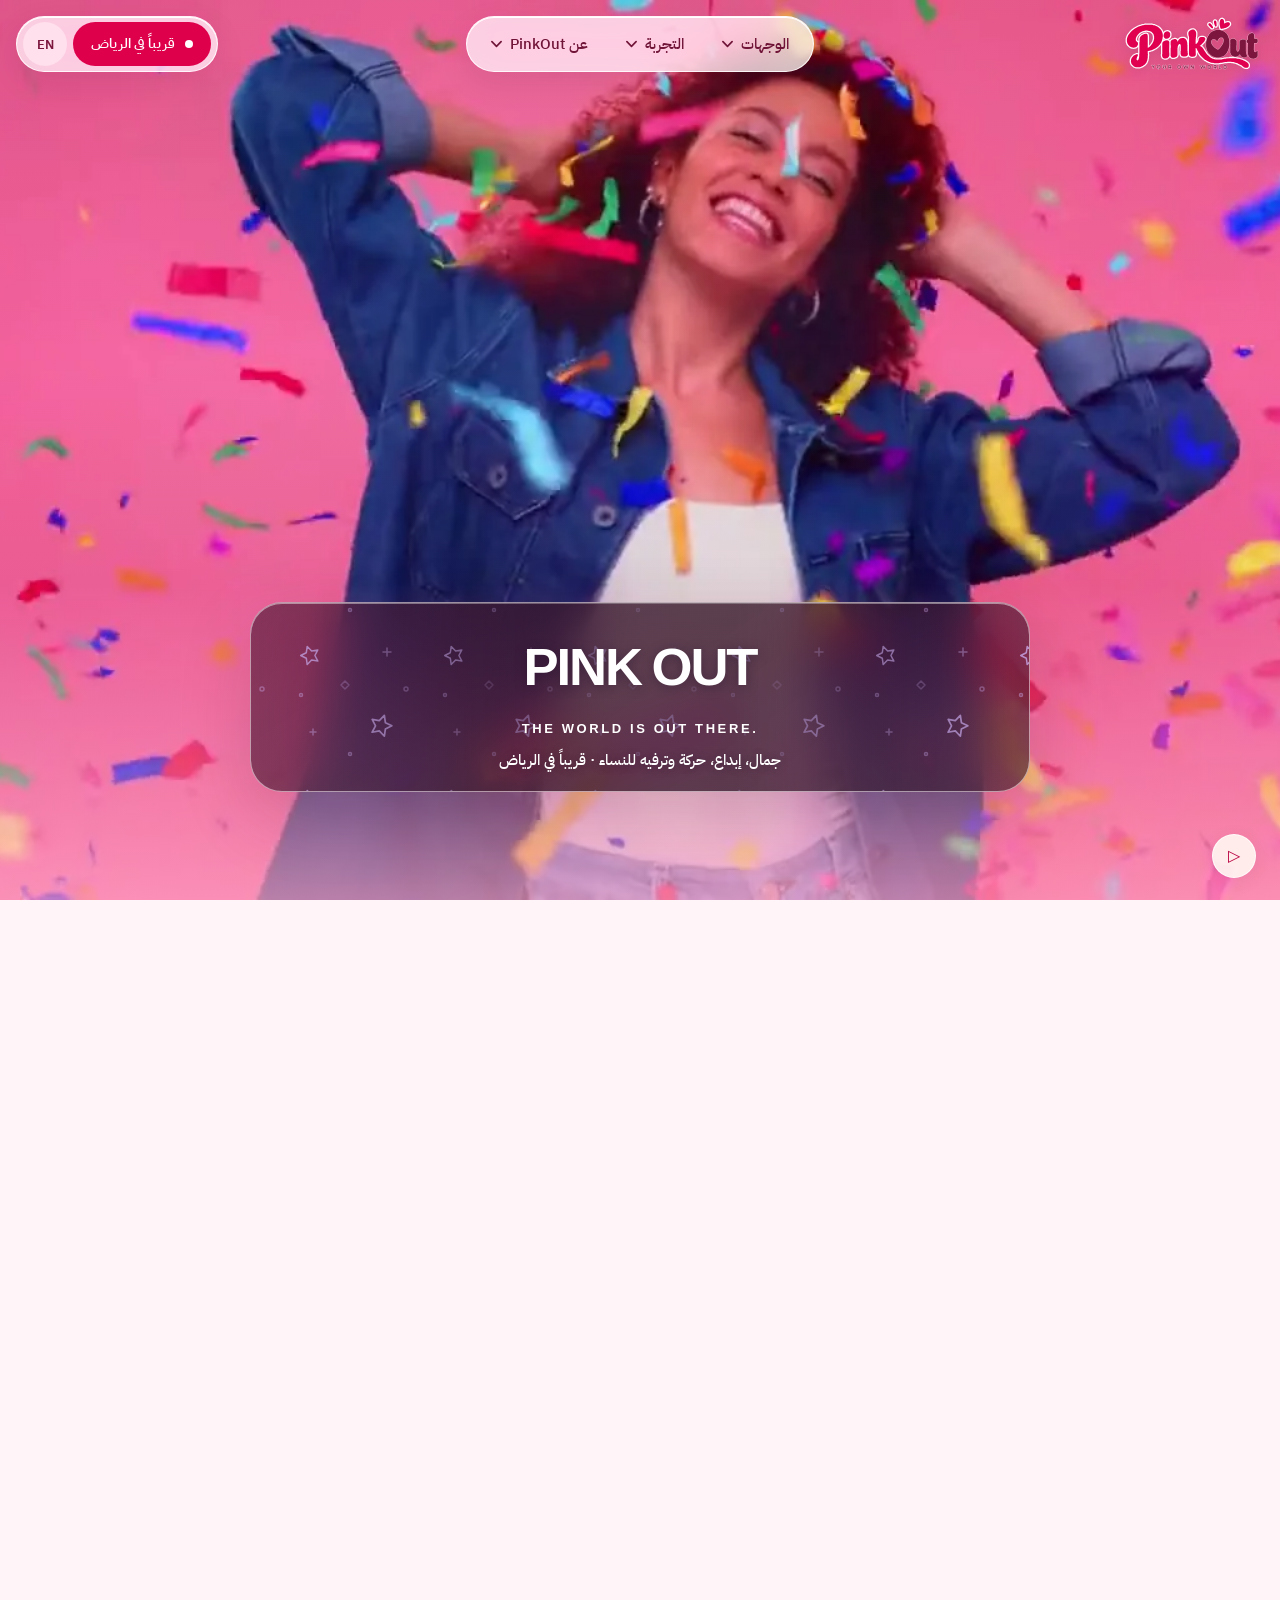
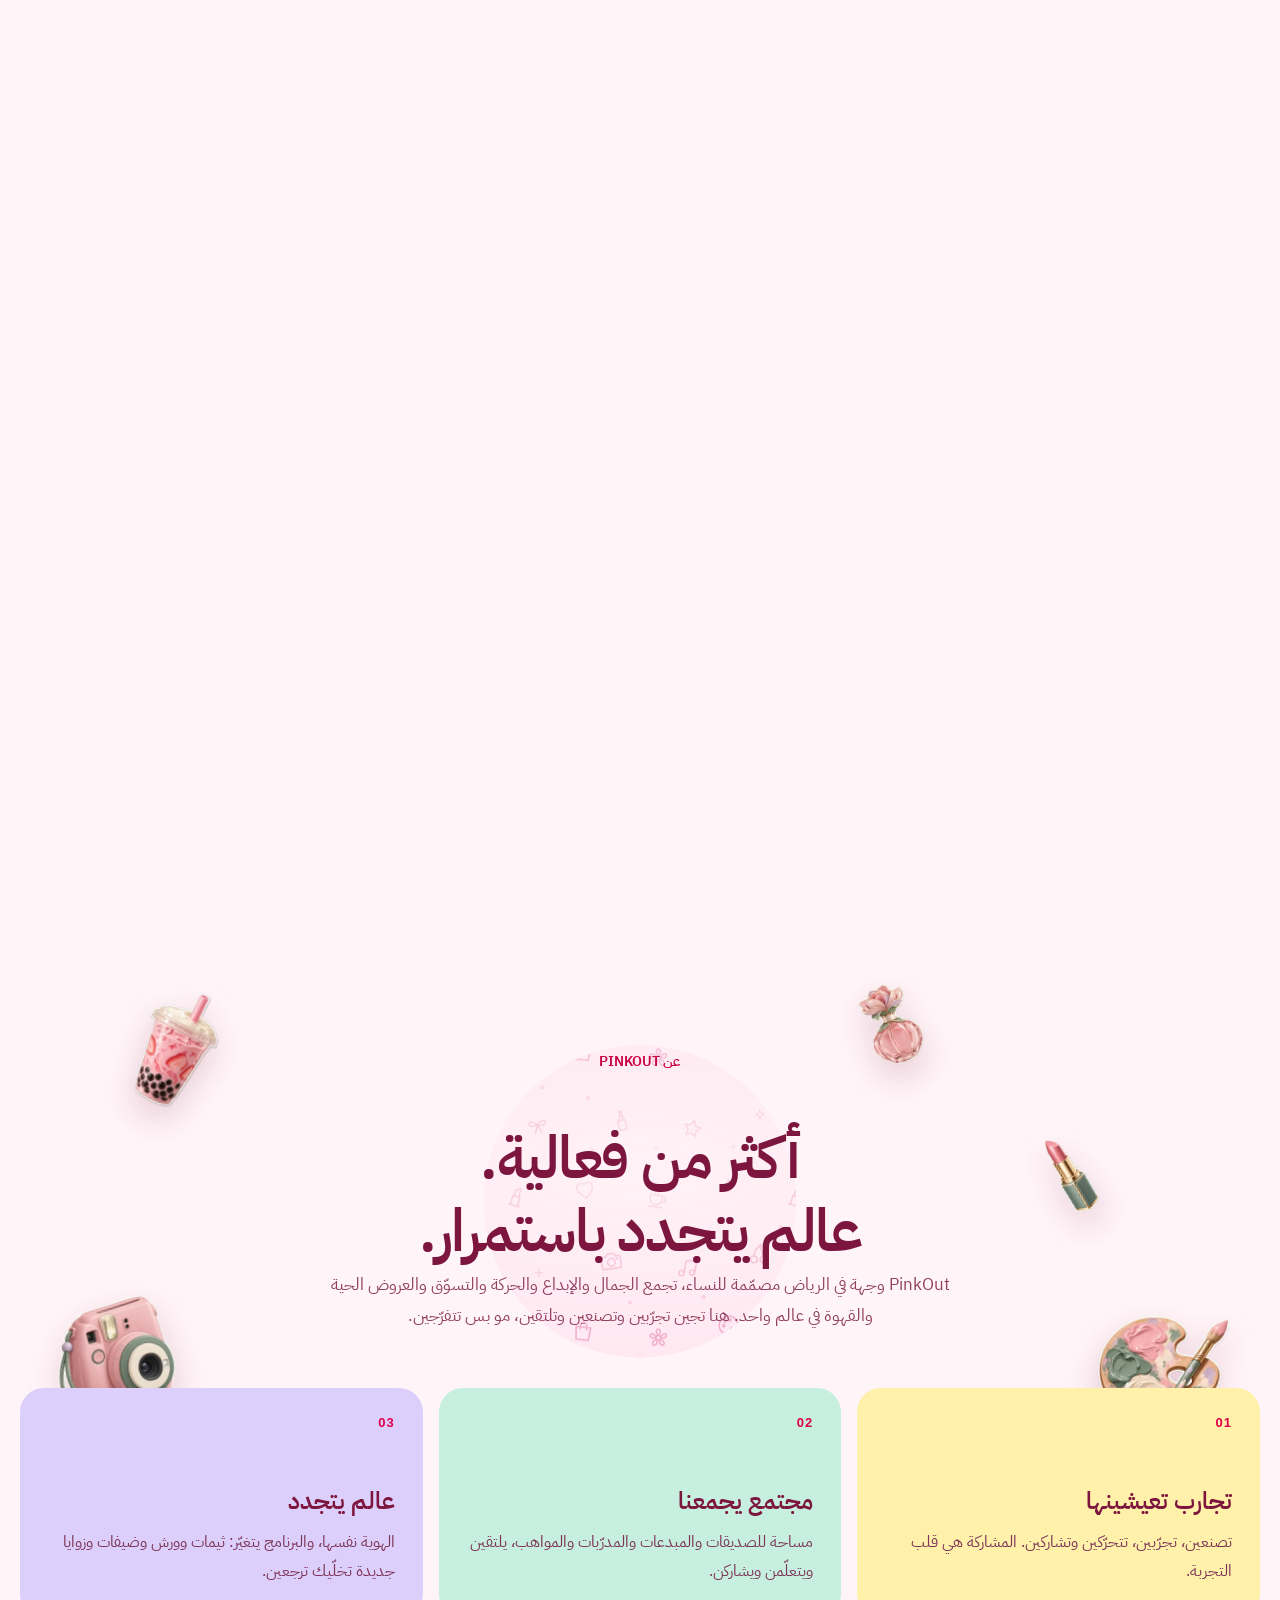
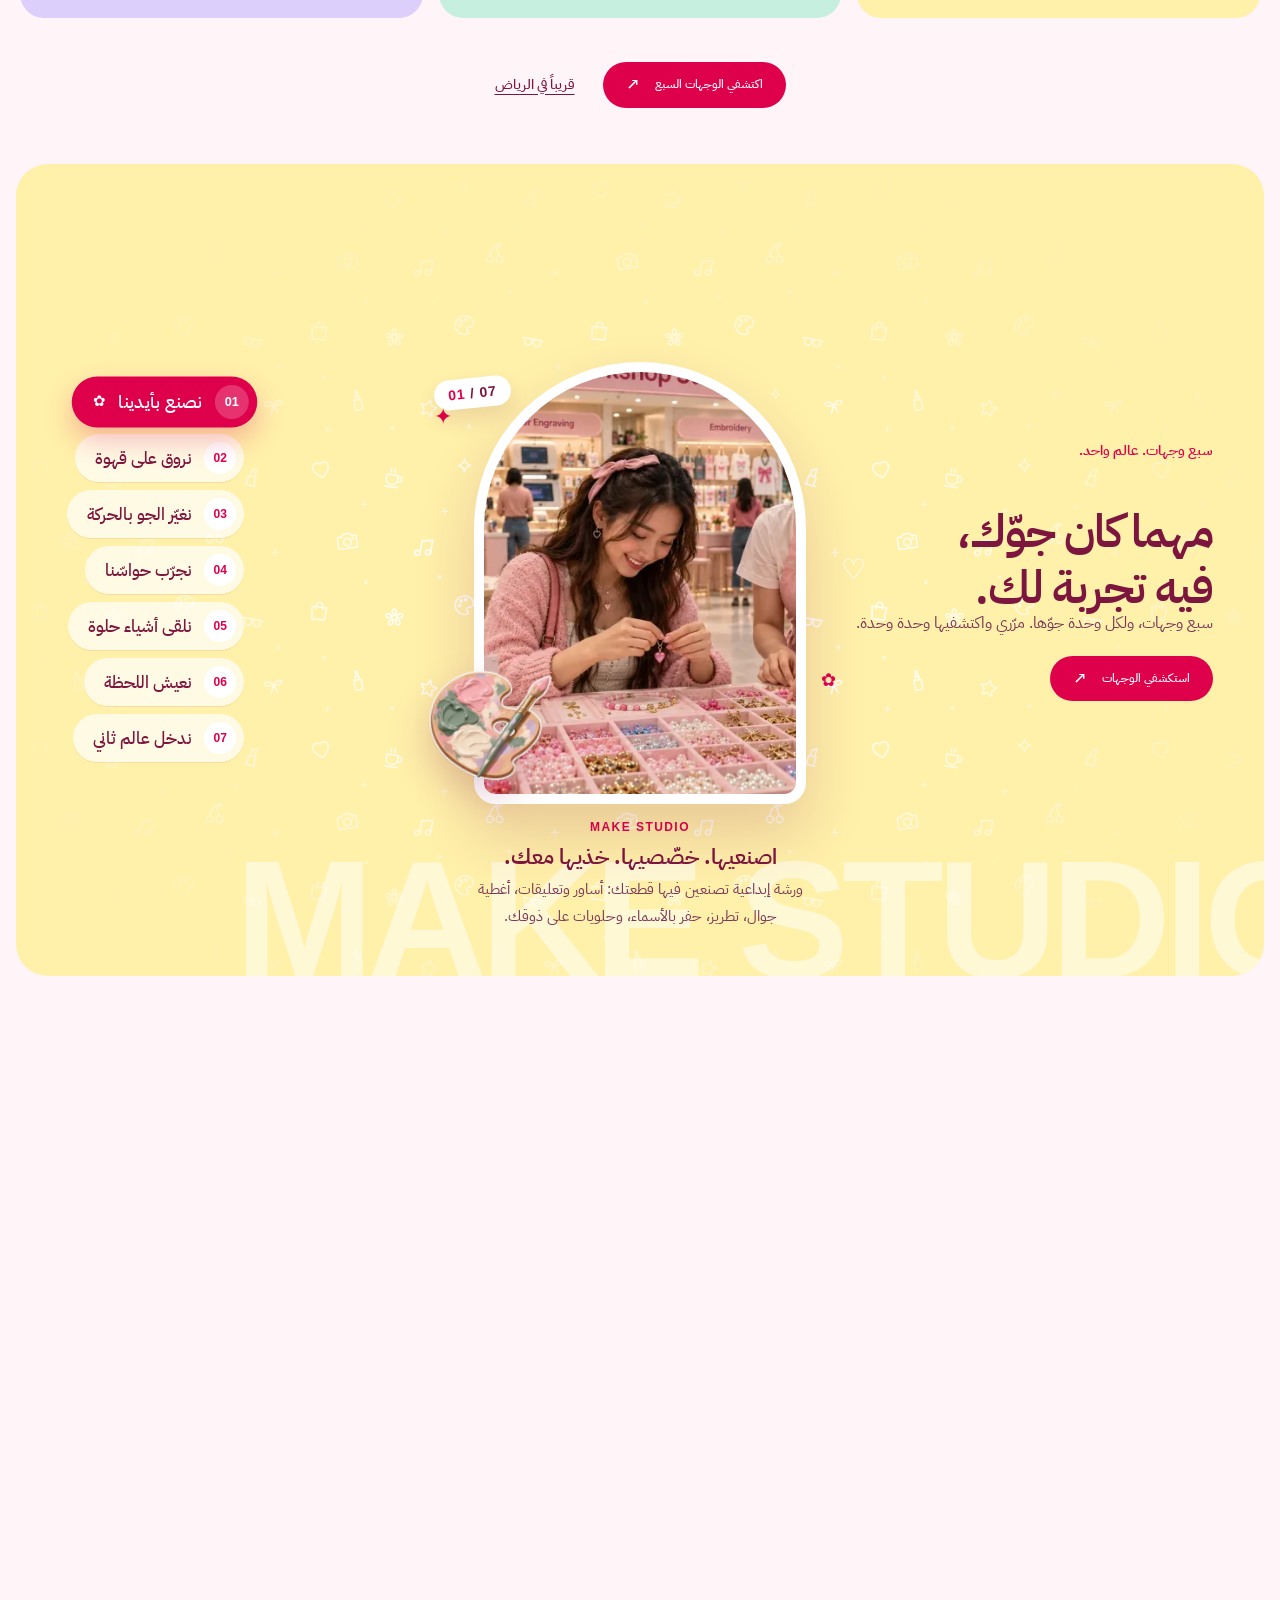
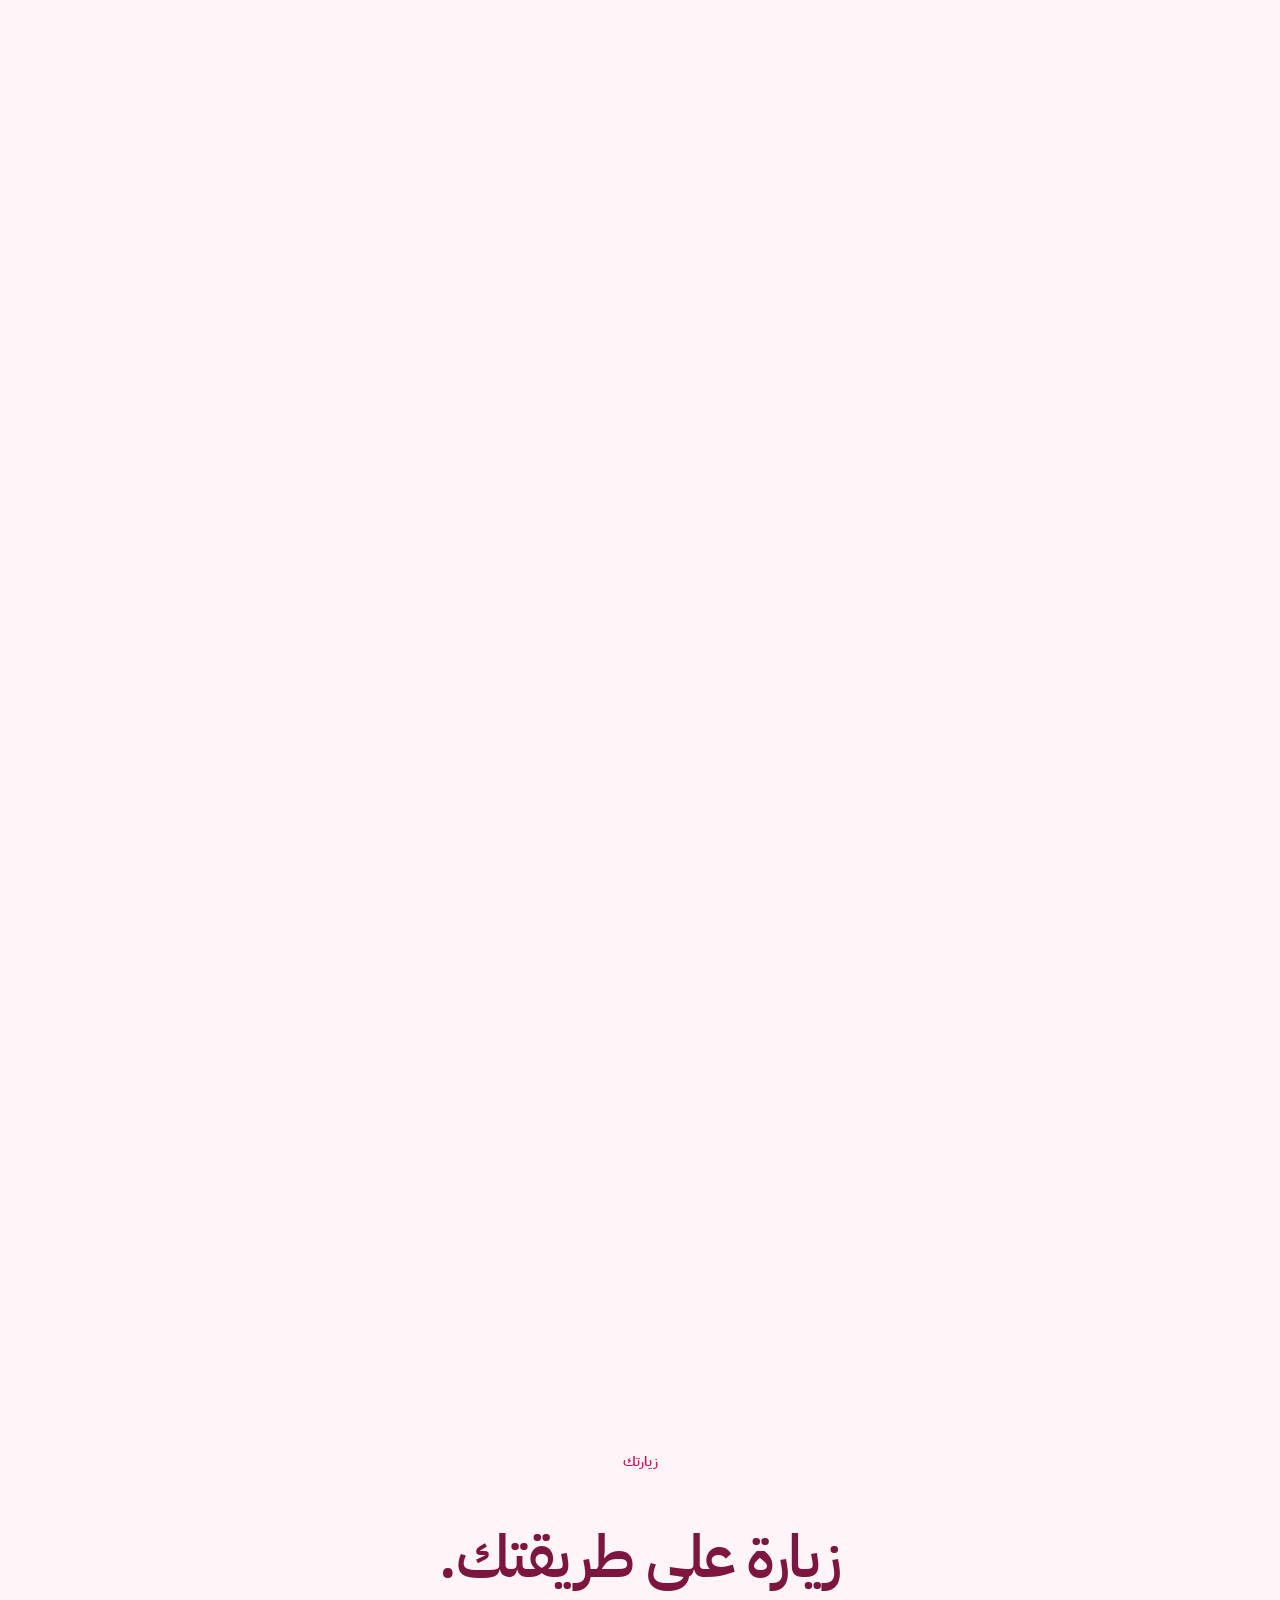
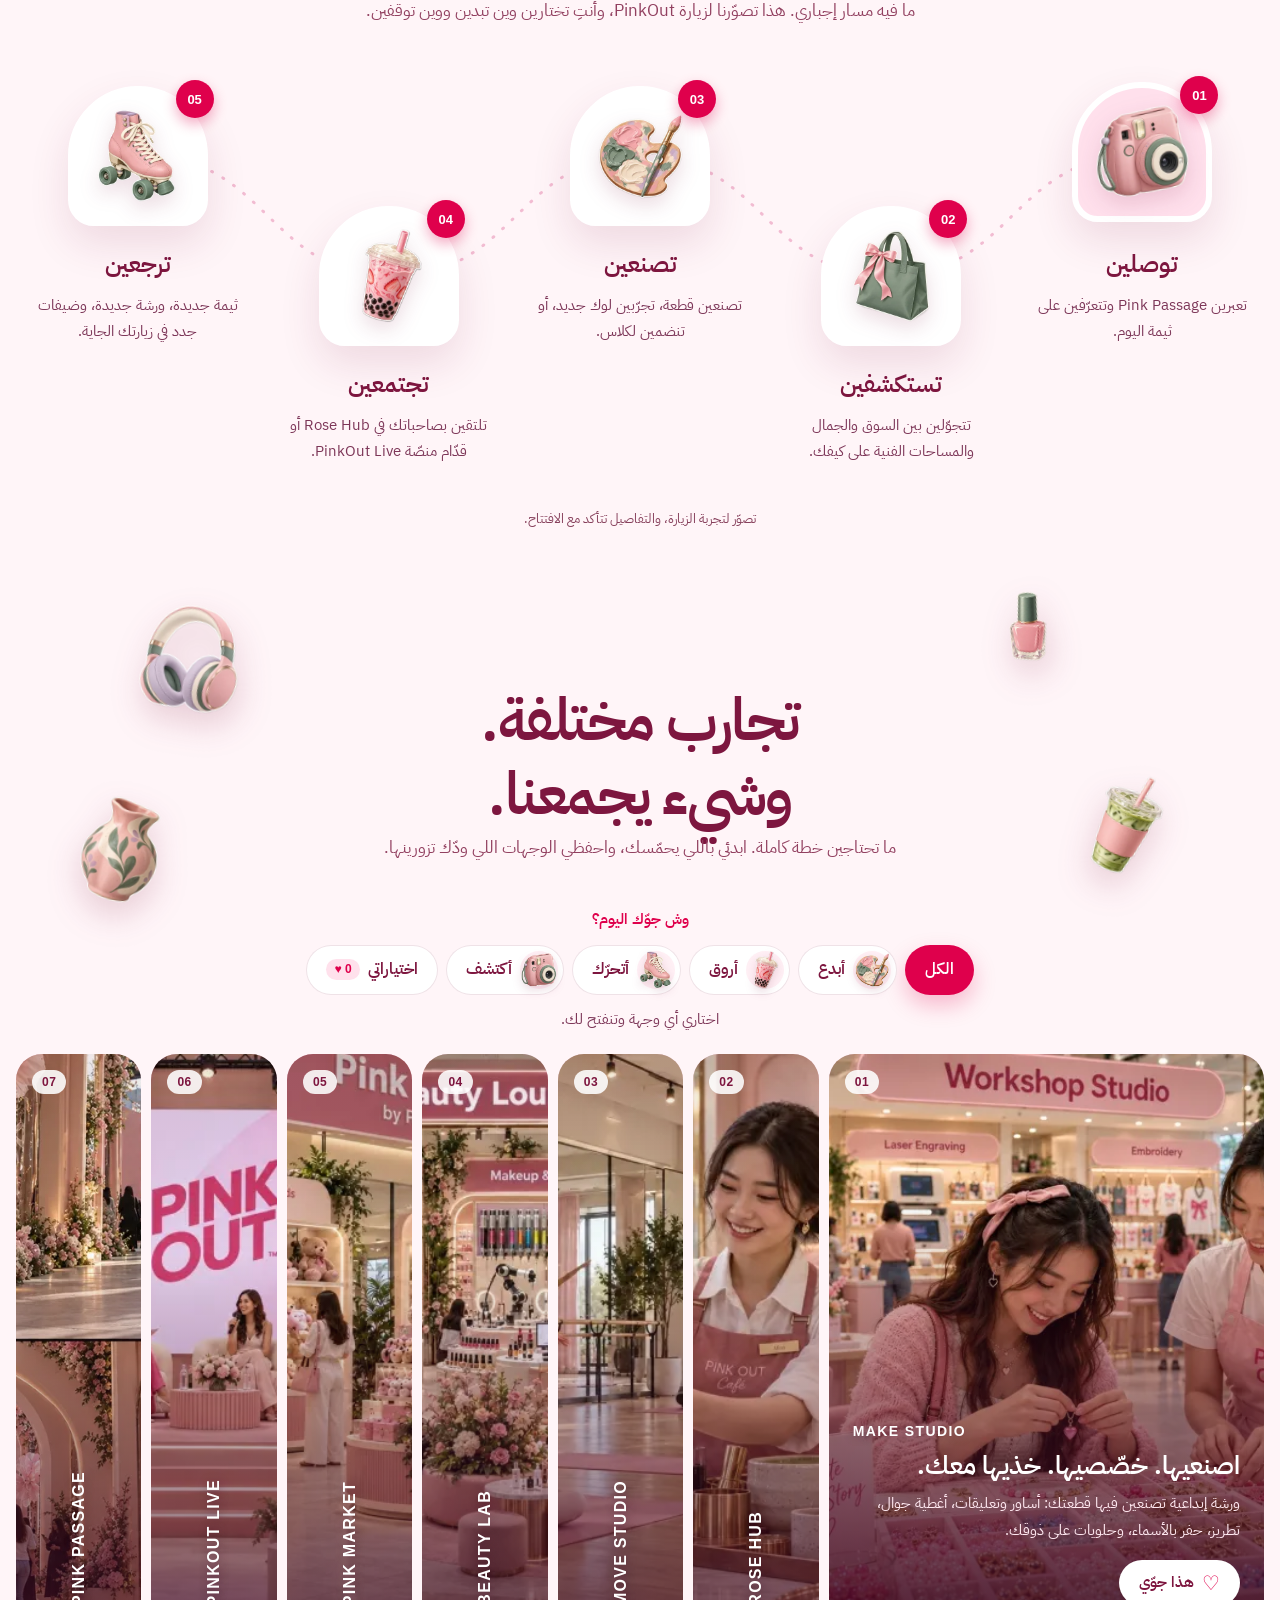
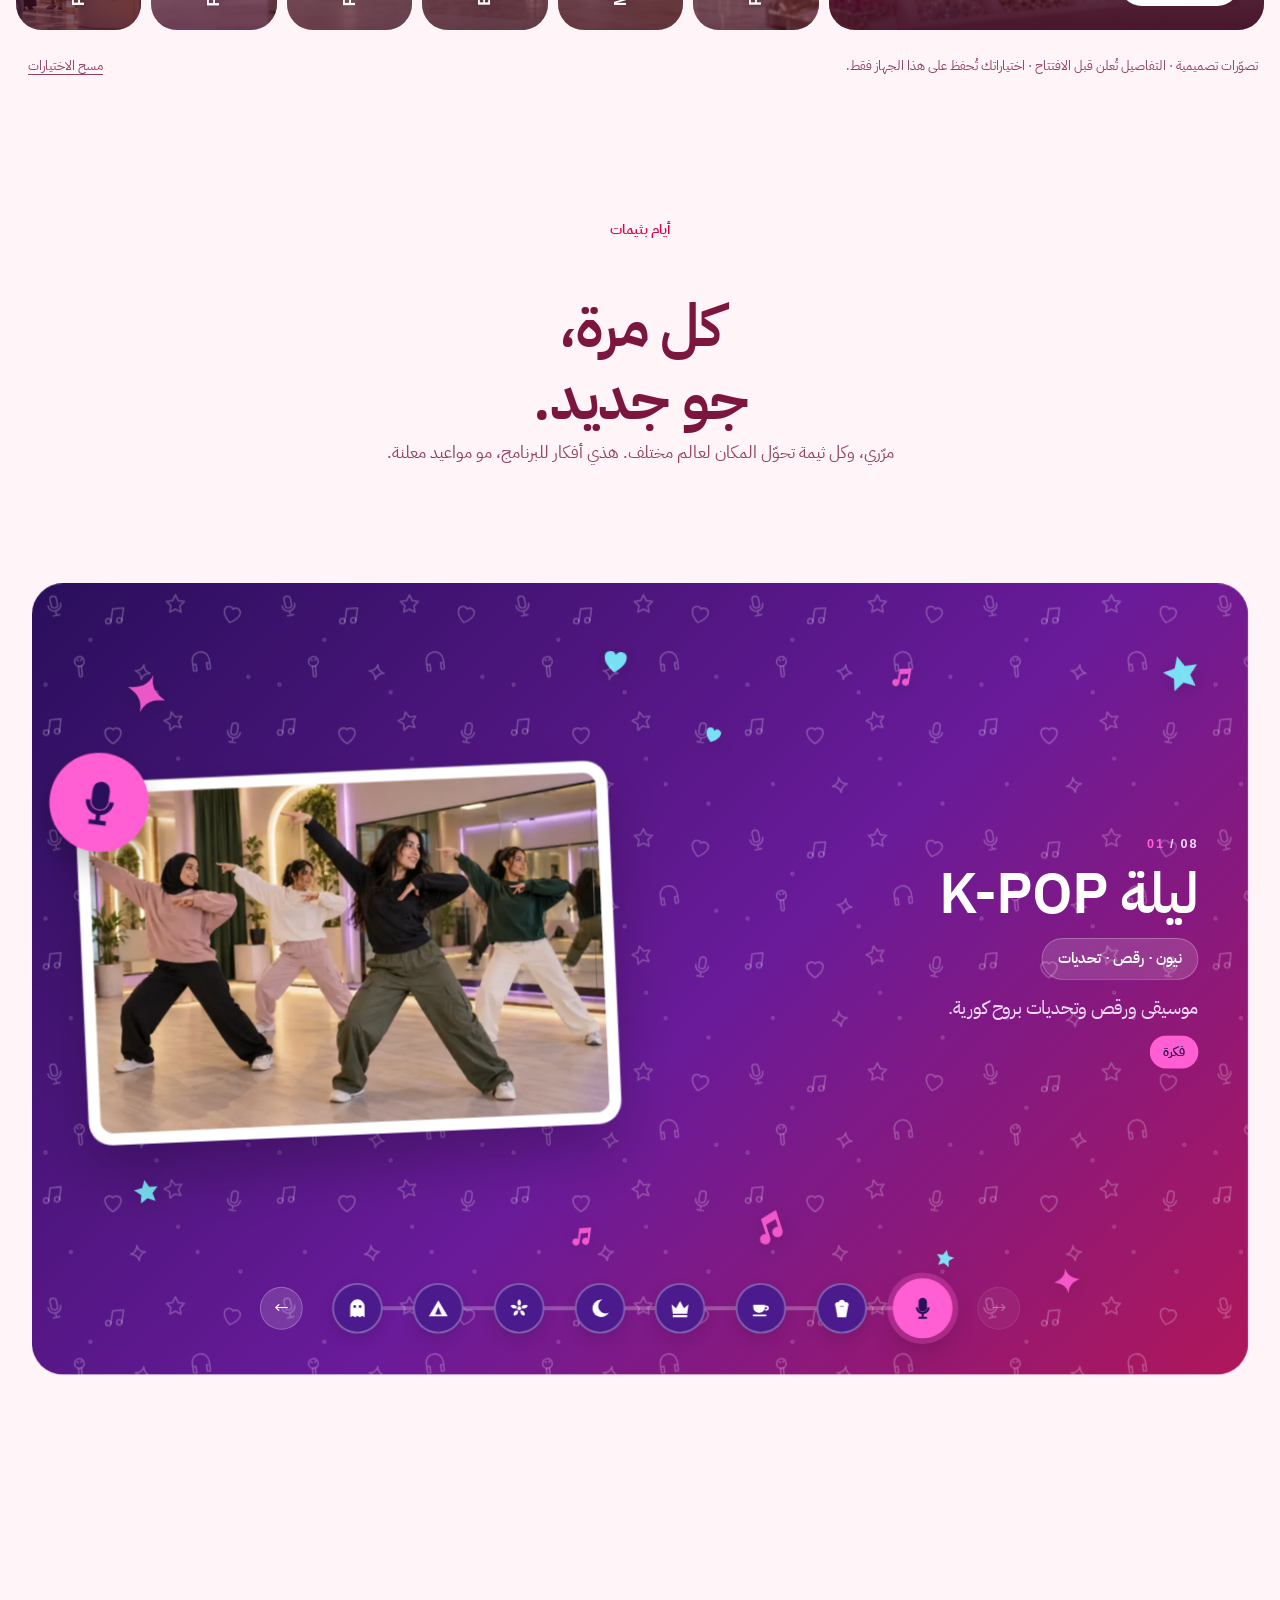
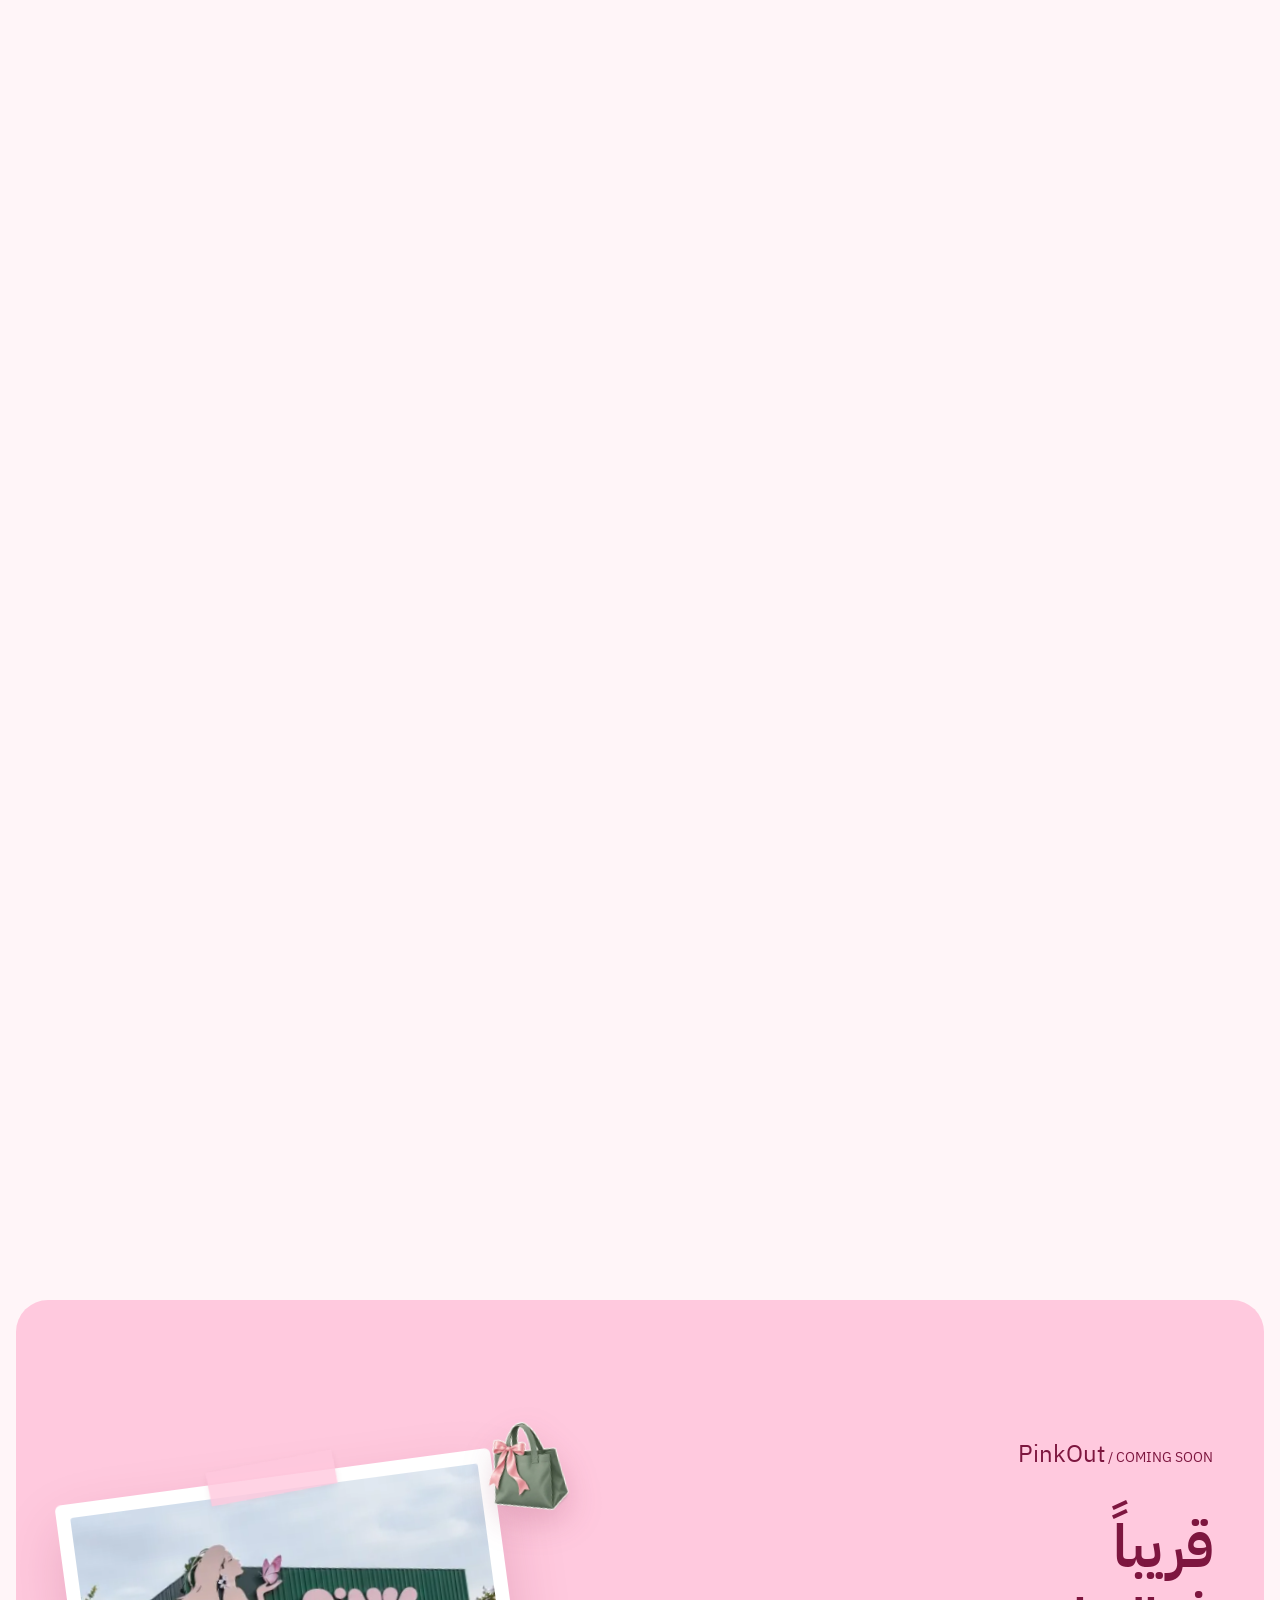
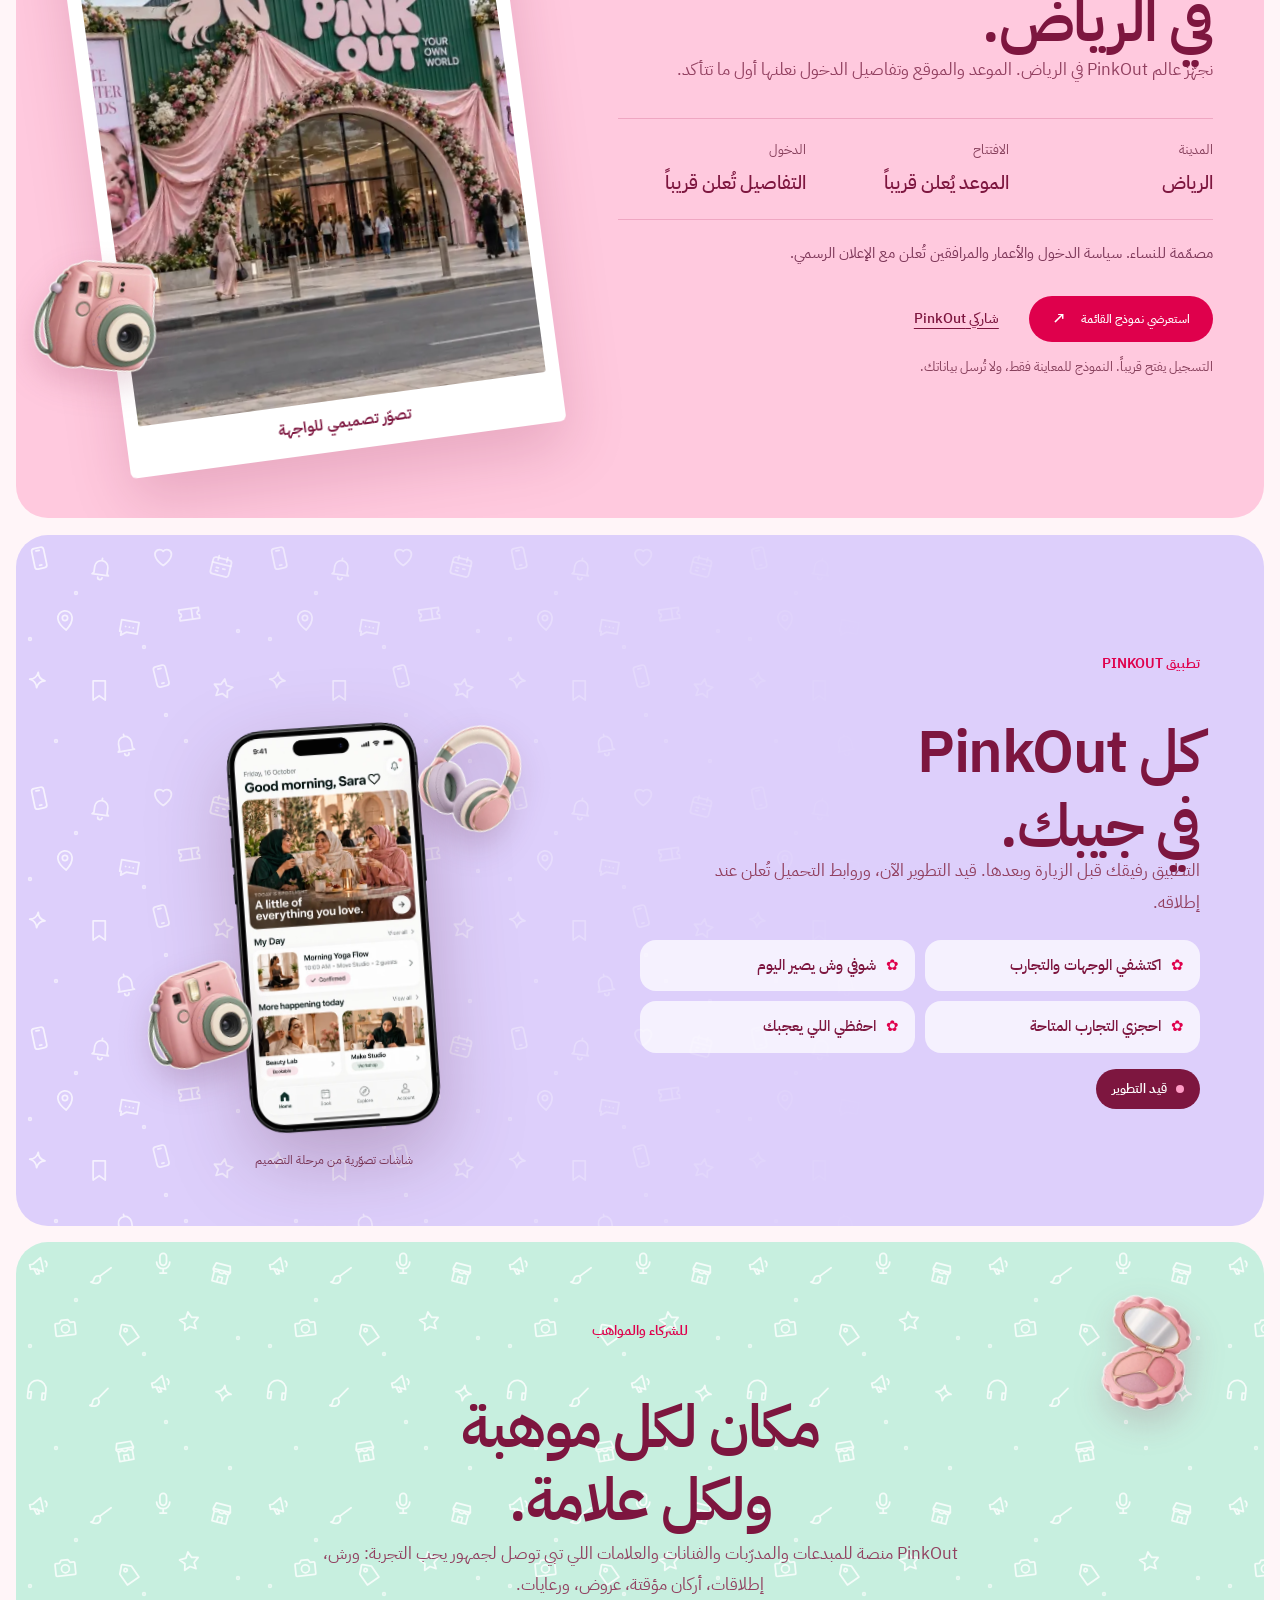
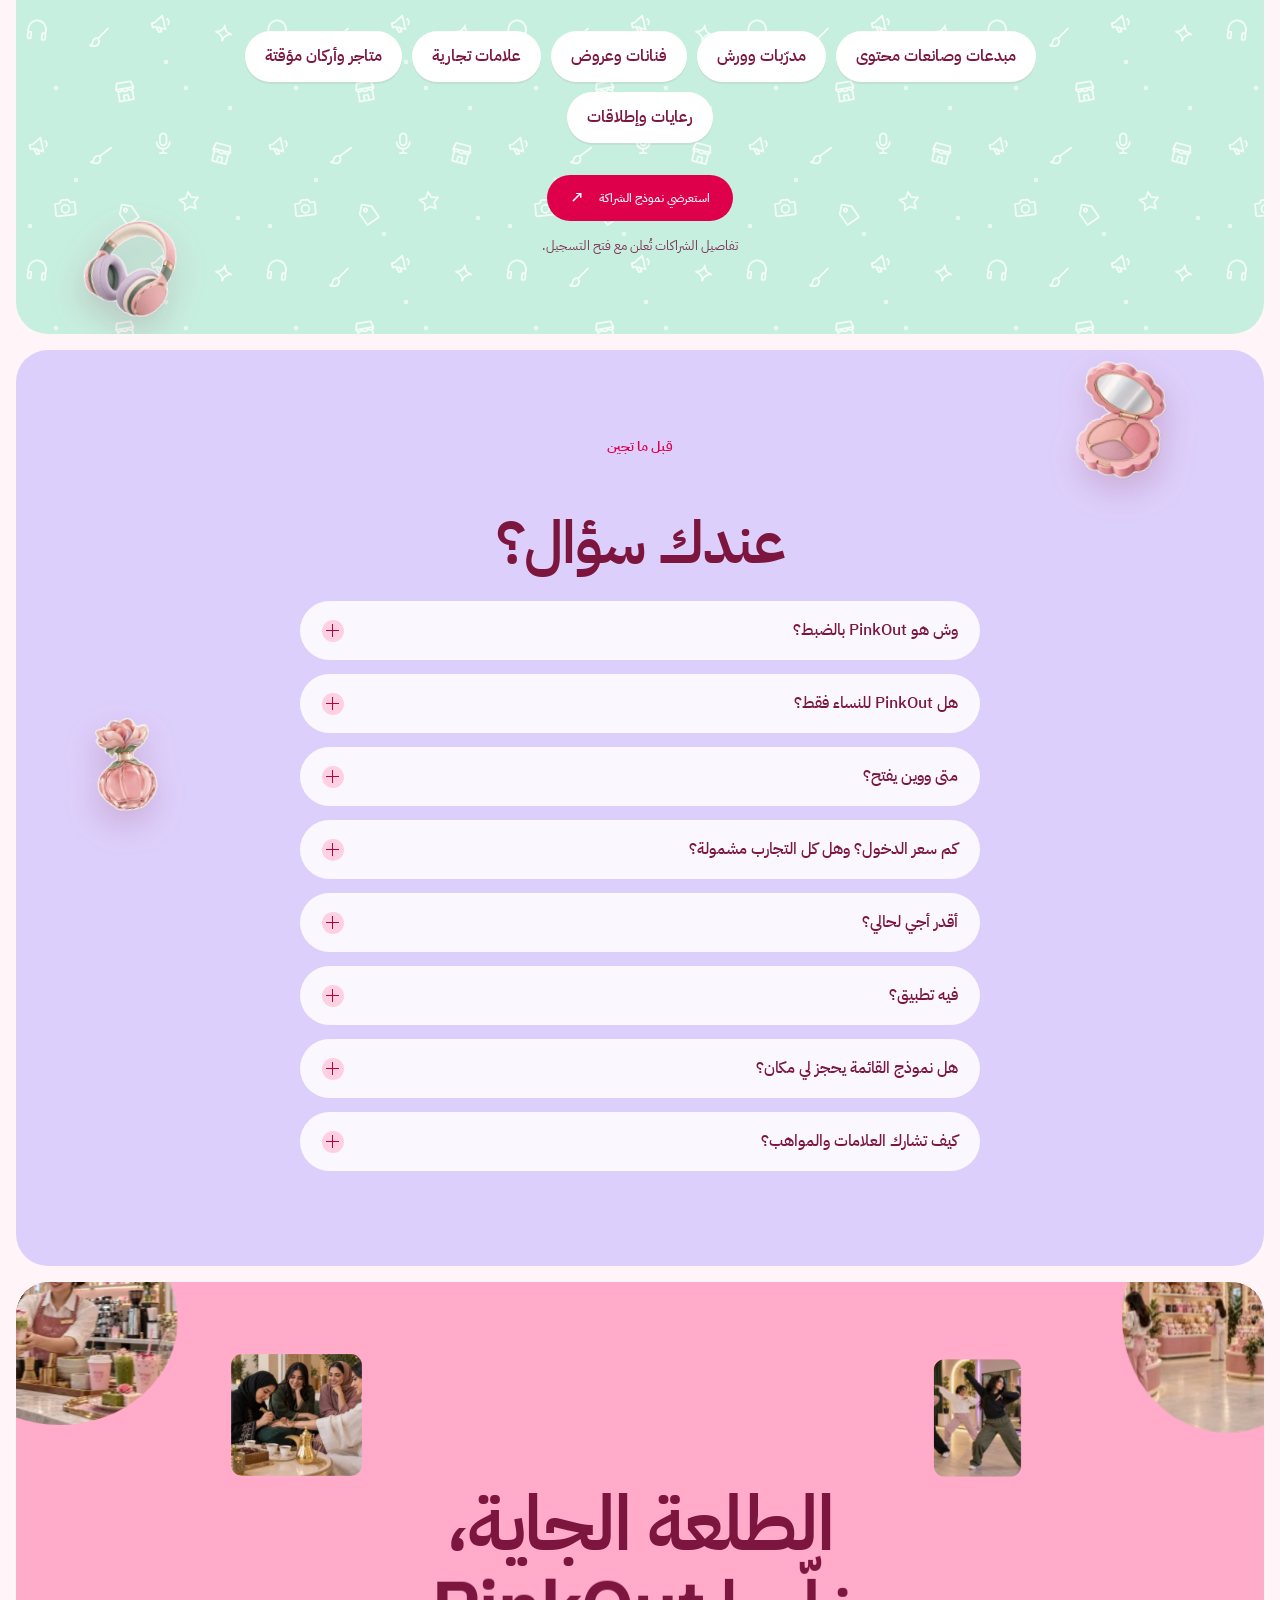
<file: event.html>
<!doctype html><html lang="ar" dir="rtl"><head><meta charset="utf-8"><meta name="viewport" content="width=device-width,initial-scale=1"><title>PinkOut — قريباً في الرياض</title><meta name="robots" content="noindex,follow"><link rel="canonical" href="https://pinkoutsa.com/#coming-soon"><script>const destination=new URL('index.html',location.href);destination.search=location.search;destination.hash='coming-soon';location.replace(destination.href);</script><link rel="stylesheet" href="assets/css/fonts.css?v=2"><link rel="stylesheet" href="assets/css/theme.css?v=47"></head><body><main class="policy-page section-shell"><h1>PinkOut قريباً في الرياض</h1><p>تفاصيل الافتتاح صارت في الصفحة الرئيسية.</p><a class="button" href="index.html#coming-soon">اعرفي وش الجاي ↗</a><p lang="en" dir="ltr">Opening news is now on our homepage.</p></main></body></html>
</file>
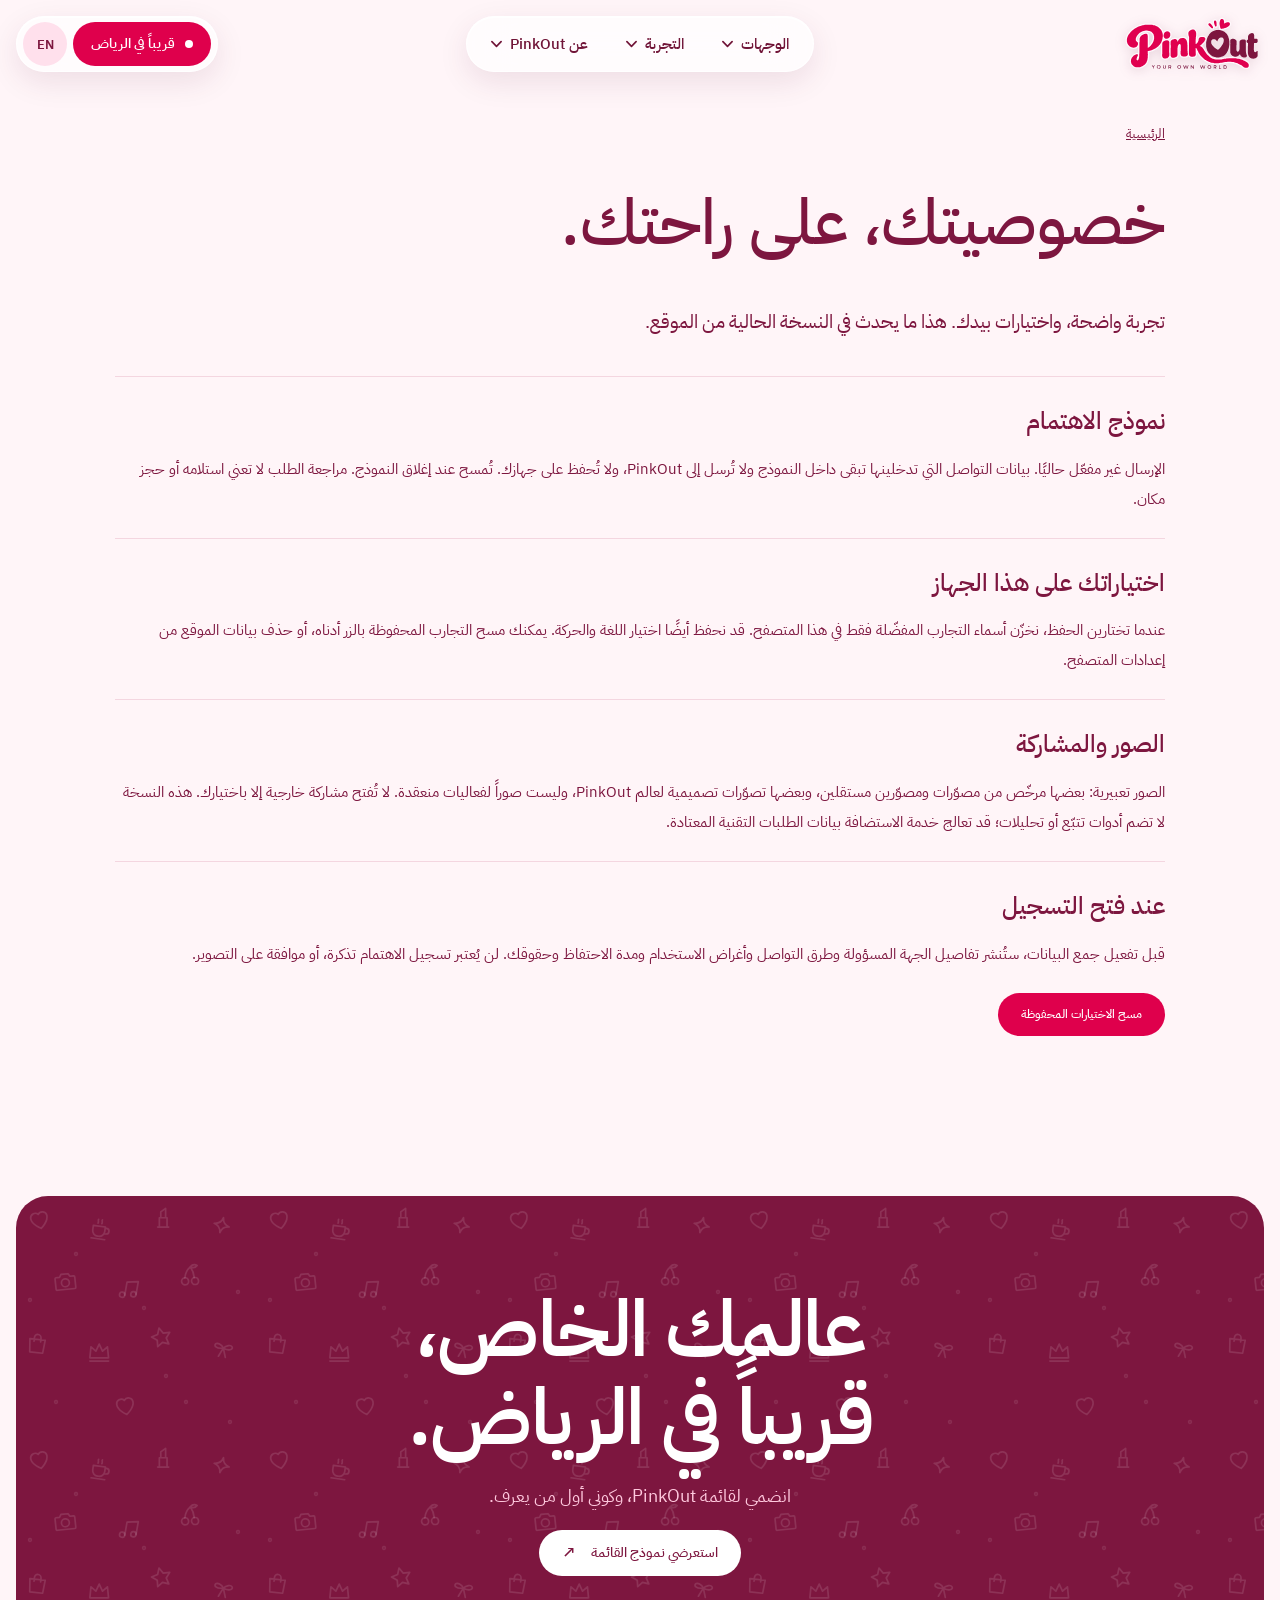
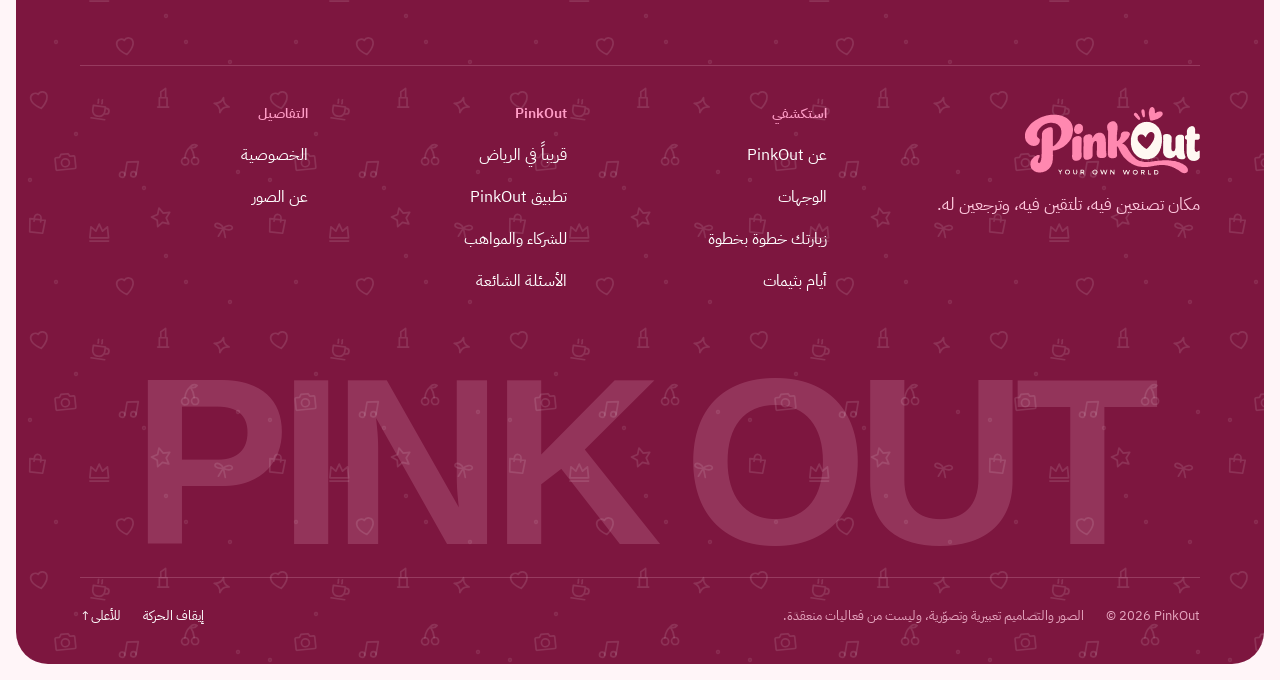
<file: privacy.html>
<!DOCTYPE html><html dir="rtl" lang="ar"><head>
<meta charset="utf-8">
<meta content="width=device-width,initial-scale=1,viewport-fit=cover" name="viewport">
<meta content="#FFFEFB" name="theme-color">
<title>PinkOut — الخصوصية</title>
<meta content="عالم نسائي للطلعات والتجارب والفعاليات. اكتشفي البداية، واستكشفي الجمال والإبداع والحركة والترفيه، بطريقتك." name="description">
<meta content="PinkOut — الخصوصية" property="og:title">
<meta content="عالم نسائي للطلعات والتجارب والفعاليات. اكتشفي البداية، واستكشفي الجمال والإبداع والحركة والترفيه، بطريقتك." property="og:description">
<meta content="website" property="og:type">
<meta content="ar_SA" property="og:locale">
<meta content="https://pinkoutsa.com/assets/images/social-preview.jpg?v=8" property="og:image">
<meta content="summary_large_image" name="twitter:card">
<link href="https://pinkoutsa.com/privacy.html" rel="canonical">
<link href="assets/images/favicon.svg" rel="icon" type="image/svg+xml">








<link rel="stylesheet" href="assets/css/fonts.css?v=2"><link rel="stylesheet" href="assets/css/theme.css?v=47"><link rel="stylesheet" href="assets/css/polish.css?v=6"><link rel="stylesheet" href="assets/css/site.css?v=10"><script defer="" src="assets/js/config.js?v=1"></script><script defer="" src="assets/js/copy.js?v=51"></script><script defer="" src="assets/js/app.js?v=49"></script><script defer src="assets/js/nav.js?v=1"></script></head>
<body data-page="privacy" id="top">
<a class="skip-link" href="#main">
<span data-copy="Skip link">انتقلي للمحتوى</span>
</a>
<header class="po-header">
            <a class="po-logo" href="index.html#top" aria-label="PinkOut"><img src="assets/images/logo-nav.svg" width="150"
                        height="62" alt="PinkOut"></a>
            <nav class="po-nav" aria-label="التنقل الرئيسي">
                  <span class="po-nav-indicator" aria-hidden="true"></span>
                  <button type="button" class="po-nav-trigger" data-nav-panel="worlds" aria-expanded="false"
                        aria-controls="nav-panel-worlds"><span data-copy="navWorlds">الوجهات</span><svg class="po-chevron" viewBox="0 0 12 8" aria-hidden="true"><path d="M1 1.5 6 6.5 11 1.5"/></svg></button>
                  <button type="button" class="po-nav-trigger" data-nav-panel="experience" aria-expanded="false"
                        aria-controls="nav-panel-experience"><span data-copy="navExperience">التجربة</span><svg class="po-chevron" viewBox="0 0 12 8" aria-hidden="true"><path d="M1 1.5 6 6.5 11 1.5"/></svg></button>
                  <button type="button" class="po-nav-trigger" data-nav-panel="about" aria-expanded="false"
                        aria-controls="nav-panel-about"><span data-copy="navAbout">عن PinkOut</span><svg class="po-chevron" viewBox="0 0 12 8" aria-hidden="true"><path d="M1 1.5 6 6.5 11 1.5"/></svg></button>
            </nav>
            <div class="po-actions">
                  <a class="po-cta" href="index.html#coming-soon"><span class="po-cta-dot" aria-hidden="true"></span><span
                              data-copy="navCTA">قريباً في الرياض</span></a>
                  <button class="language-switch" type="button" aria-label="EN, switch to English">EN</button>
                  <button class="menu-toggle" type="button" aria-expanded="false" aria-controls="mobile-menu"><span
                              class="po-burger" aria-hidden="true"></span><span class="sr-only"
                              data-copy="Menu label">القائمة</span></button>
            </div>
            <div class="po-panel po-panel--worlds" id="nav-panel-worlds" hidden>
                  <div class="po-panel-intro">
                        <p class="po-panel-title" data-copy="navWorldsTitle">سبع وجهات.
عالم واحد.</p>
                        <p class="po-panel-text" data-copy="navWorldsText">كل وجهة لها جوّها الخاص، ويجمعها عالم PinkOut.</p>
                        <a class="button" href="index.html#worlds"><span data-copy="navWorldsAll">شوفي كل الوجهات</span><span
                                    class="arrow" aria-hidden="true">↗</span></a>
                  </div>
                  <ul class="po-dest-grid" role="list">
                        <li><a class="po-dest" href="index.html#world-7"><span class="po-dest-img"><img
                                                src="assets/images/worlds/passage-480.webp" width="480" height="270" alt=""
                                                loading="lazy" decoding="async"></span><span class="po-dest-name"
                                          dir="ltr">Pink Passage</span><span class="po-dest-line" data-copy="dest7Line">مدخل من أقواس وضوء</span></a></li>
                        <li><a class="po-dest" href="index.html#world-2"><span class="po-dest-img"><img
                                                src="assets/images/worlds/hub-480.webp" width="480" height="270" alt=""
                                                loading="lazy" decoding="async"></span><span class="po-dest-name"
                                          dir="ltr">Rose Hub</span><span class="po-dest-line" data-copy="dest2Line">قهوة ولقاء وتجارب تتغيّر</span></a></li>
                        <li><a class="po-dest" href="index.html#world-4"><span class="po-dest-img"><img
                                                src="assets/images/worlds/beauty-480.webp" width="480" height="270" alt=""
                                                loading="lazy" decoding="async"></span><span class="po-dest-name"
                                          dir="ltr">Beauty Lab</span><span class="po-dest-line" data-copy="dest4Line">اكتشفي وخصّصي جمالك</span></a></li>
                        <li><a class="po-dest" href="index.html#world-1"><span class="po-dest-img"><img
                                                src="assets/images/worlds/make-480.webp" width="480" height="270" alt=""
                                                loading="lazy" decoding="async"></span><span class="po-dest-name"
                                          dir="ltr">Make Studio</span><span class="po-dest-line" data-copy="dest1Line">اصنعيها وخذيها معك</span></a></li>
                        <li><a class="po-dest" href="index.html#world-5"><span class="po-dest-img"><img
                                                src="assets/images/worlds/market-480.webp" width="480" height="270" alt=""
                                                loading="lazy" decoding="async"></span><span class="po-dest-name"
                                          dir="ltr">Pink Market</span><span class="po-dest-line" data-copy="dest5Line">متاجر، حلويات وهدايا</span></a></li>
                        <li><a class="po-dest" href="index.html#world-3"><span class="po-dest-img"><img
                                                src="assets/images/worlds/move-480.webp" width="480" height="270" alt=""
                                                loading="lazy" decoding="async"></span><span class="po-dest-name"
                                          dir="ltr">Move Studio</span><span class="po-dest-line" data-copy="dest3Line">باليه، يوغا، رقص ولياقة</span></a></li>
                        <li><a class="po-dest" href="index.html#world-6"><span class="po-dest-img"><img
                                                src="assets/images/worlds/live-480.webp" width="480" height="270" alt=""
                                                loading="lazy" decoding="async"></span><span class="po-dest-name"
                                          dir="ltr">PinkOut Live</span><span class="po-dest-line" data-copy="dest6Line">عروض، حوارات وإطلاقات</span></a></li>
                  </ul>
            </div>
            <div class="po-panel po-panel--experience" id="nav-panel-experience" hidden>
                  <ul class="po-feature-grid" role="list">
                        <li><a class="po-feature" href="index.html#visit"><span class="po-feature-art" aria-hidden="true"><img
                                                src="assets/images/stickers/instant-camera.webp" width="280" height="280" alt=""
                                                loading="lazy" decoding="async"></span><span class="po-feature-title"
                                          data-copy="navVisit">زيارتك خطوة بخطوة</span><span class="po-feature-text"
                                          data-copy="navVisitText">من الوصول إلى الرجعة</span></a></li>
                        <li><a class="po-feature" href="index.html#mood-picker"><span class="po-feature-art" aria-hidden="true"><img
                                                src="assets/images/stickers/painting-palette.webp" width="280" height="280" alt=""
                                                loading="lazy" decoding="async"></span><span class="po-feature-title"
                                          data-copy="navMood">وش جوّك اليوم؟</span><span class="po-feature-text"
                                          data-copy="navMoodText">اختاري مزاجك ونرتّب لك جولة</span></a></li>
                        <li><a class="po-feature" href="index.html#themes"><span class="po-feature-art" aria-hidden="true"><img
                                                src="assets/images/stickers/boba-tea.webp" width="280" height="280" alt=""
                                                loading="lazy" decoding="async"></span><span class="po-feature-title"
                                          data-copy="navThemes">أيام بثيمات</span><span class="po-feature-text"
                                          data-copy="navThemesText">أفكار تخلّي كل زيارة غير</span></a></li>
                        <li><a class="po-feature" href="index.html#app"><span class="po-feature-art" aria-hidden="true"><img
                                                src="assets/images/stickers/headphones.webp" width="280" height="280" alt=""
                                                loading="lazy" decoding="async"></span><span class="po-feature-title"
                                          data-copy="navApp">تطبيق PinkOut</span><span class="po-feature-text"
                                          data-copy="navAppText">كل PinkOut في جيبك · قريباً</span></a></li>
                  </ul>
            </div>
            <div class="po-panel po-panel--about" id="nav-panel-about" hidden>
                  <ul class="po-rows" role="list">
                        <li><a class="po-row" href="index.html#about"><span class="po-row-title" data-copy="navAbout">عن PinkOut</span><span
                                          class="po-row-text" data-copy="navAboutText">الفكرة وراء عالمك الخاص</span><span class="po-row-arrow"
                                          aria-hidden="true">↗</span></a></li>
                        <li><a class="po-row" href="index.html#coming-soon"><span class="po-row-title" data-copy="navSoon">قريباً في الرياض</span><span
                                          class="po-row-text" data-copy="navSoonText">الافتتاح وقائمة PinkOut</span><span class="po-row-arrow"
                                          aria-hidden="true">↗</span></a></li>
                        <li><a class="po-row" href="index.html#partners"><span class="po-row-title" data-copy="navPartners">للشركاء والمواهب</span><span
                                          class="po-row-text" data-copy="navPartnersText">ورش، إطلاقات وأركان مؤقتة</span><span class="po-row-arrow"
                                          aria-hidden="true">↗</span></a></li>
                        <li><a class="po-row" href="index.html#questions"><span class="po-row-title" data-copy="navFaq">الأسئلة الشائعة</span><span
                                          class="po-row-text" data-copy="navFaqText">كل اللي تحتاجين تعرفينه</span><span class="po-row-arrow"
                                          aria-hidden="true">↗</span></a></li>
                  </ul>
                  <a class="po-panel-feature" href="index.html#coming-soon"><img src="assets/images/worlds/hero-480.webp"
                              width="480" height="272" alt="" loading="lazy" decoding="async"><span
                              data-copy="navCTA">قريباً في الرياض</span></a>
            </div>
      </header>
      <div class="po-menu" id="mobile-menu" hidden>
            <div class="po-menu-sheet">
                  <div class="po-menu-top"><img src="assets/images/logo-nav.svg" width="120" height="50" alt=""><button
                              type="button" class="po-menu-close" data-menu-close aria-label="إغلاق القائمة"><span
                                    aria-hidden="true">×</span></button></div>
                  <nav class="po-menu-nav" aria-label="القائمة">
                        <a class="po-menu-link" href="index.html#about" style="--i:0"><span class="po-menu-num" aria-hidden="true"
                                    dir="ltr">01</span><span data-copy="navAbout">عن PinkOut</span></a>
                        <a class="po-menu-link" href="index.html#worlds" style="--i:1"><span class="po-menu-num" aria-hidden="true"
                                    dir="ltr">02</span><span data-copy="navWorlds">الوجهات</span></a>
                        <a class="po-menu-link" href="index.html#visit" style="--i:2"><span class="po-menu-num" aria-hidden="true"
                                    dir="ltr">03</span><span data-copy="navVisit">زيارتك خطوة بخطوة</span></a>
                        <a class="po-menu-link" href="index.html#mood-picker" style="--i:3"><span class="po-menu-num" aria-hidden="true"
                                    dir="ltr">04</span><span data-copy="navMood">وش جوّك اليوم؟</span></a>
                        <a class="po-menu-link" href="index.html#themes" style="--i:4"><span class="po-menu-num" aria-hidden="true"
                                    dir="ltr">05</span><span data-copy="navThemes">أيام بثيمات</span></a>
                        <a class="po-menu-link" href="index.html#coming-soon" style="--i:5"><span class="po-menu-num" aria-hidden="true"
                                    dir="ltr">06</span><span data-copy="navSoon">قريباً في الرياض</span></a>
                        <a class="po-menu-link" href="index.html#app" style="--i:6"><span class="po-menu-num" aria-hidden="true"
                                    dir="ltr">07</span><span data-copy="navApp">تطبيق PinkOut</span></a>
                        <a class="po-menu-link" href="index.html#partners" style="--i:7"><span class="po-menu-num" aria-hidden="true"
                                    dir="ltr">08</span><span data-copy="navPartners">للشركاء والمواهب</span></a>
                        <a class="po-menu-link" href="index.html#questions" style="--i:8"><span class="po-menu-num" aria-hidden="true"
                                    dir="ltr">09</span><span data-copy="navFaq">الأسئلة الشائعة</span></a>
                  </nav>
                  <div class="po-menu-chips"><a class="po-menu-chip" href="index.html#world-7"><img src="assets/images/worlds/passage-480.webp" width="480"
                                    height="270" alt="" loading="lazy" decoding="async"><span dir="ltr">Pink Passage</span></a><a class="po-menu-chip" href="index.html#world-2"><img src="assets/images/worlds/hub-480.webp" width="480"
                                    height="270" alt="" loading="lazy" decoding="async"><span dir="ltr">Rose Hub</span></a><a class="po-menu-chip" href="index.html#world-4"><img src="assets/images/worlds/beauty-480.webp" width="480"
                                    height="270" alt="" loading="lazy" decoding="async"><span dir="ltr">Beauty Lab</span></a><a class="po-menu-chip" href="index.html#world-1"><img src="assets/images/worlds/make-480.webp" width="480"
                                    height="270" alt="" loading="lazy" decoding="async"><span dir="ltr">Make Studio</span></a><a class="po-menu-chip" href="index.html#world-5"><img src="assets/images/worlds/market-480.webp" width="480"
                                    height="270" alt="" loading="lazy" decoding="async"><span dir="ltr">Pink Market</span></a><a class="po-menu-chip" href="index.html#world-3"><img src="assets/images/worlds/move-480.webp" width="480"
                                    height="270" alt="" loading="lazy" decoding="async"><span dir="ltr">Move Studio</span></a><a class="po-menu-chip" href="index.html#world-6"><img src="assets/images/worlds/live-480.webp" width="480"
                                    height="270" alt="" loading="lazy" decoding="async"><span dir="ltr">PinkOut Live</span></a></div>
                  <div class="po-menu-foot"><a class="button" href="index.html#coming-soon"><span
                                    data-copy="navCTA">قريباً في الرياض</span><span class="arrow" aria-hidden="true">↗</span></a><button
                              class="language-switch" type="button" aria-label="EN, switch to English">EN</button><button
                              class="motion-toggle" type="button">إيقاف الحركة</button></div>
            </div>
      </div>
<noscript>
<p class="noscript">تقدرين تتصفحين المحتوى. بعض خيارات العرض ونموذج الاهتمام تحتاج JavaScript.</p>
</noscript>
<main class="policy-page section-shell" id="main">
<a class="breadcrumb" href="index.html">
<span data-copy="home">الرئيسية</span>
</a>
<h1 data-copy="privacyTitle">خصوصيتك، على راحتك.</h1>
<p class="large-copy" data-copy="privacyIntro">تجربة واضحة، واختيارات بيدك. هذا ما يحدث في النسخة الحالية من الموقع.</p>
<div class="policy-sections">
<section>
<h2 data-copy="privacyH1">نموذج الاهتمام</h2>
<p data-copy="privacyP1">الإرسال غير مفعّل حاليًا. بيانات التواصل التي تدخلينها تبقى داخل النموذج ولا تُرسل إلى PinkOut، ولا تُحفظ على جهازك. تُمسح عند إغلاق النموذج. مراجعة الطلب لا تعني استلامه أو حجز مكان.</p>
</section>
<section>
<h2 data-copy="privacyH2">اختياراتك على هذا الجهاز</h2>
<p data-copy="privacyP2">عندما تختارين الحفظ، نخزّن أسماء التجارب المفضّلة فقط في هذا المتصفح. قد نحفظ أيضًا اختيار اللغة والحركة. يمكنك مسح التجارب المحفوظة بالزر أدناه، أو حذف بيانات الموقع من إعدادات المتصفح.</p>
</section>
<section>
<h2 data-copy="privacyH3">الصور والمشاركة</h2>
<p data-copy="privacyP3">الصور تعبيرية ومرخّصة من مصوّرات ومصوّرين مستقلين، وليست صورًا لحاضرات PinkOut. لا تُفتح مشاركة خارجية إلا باختيارك. هذه النسخة لا تضم أدوات تتبّع أو تحليلات؛ قد تعالج خدمة الاستضافة بيانات الطلبات التقنية المعتادة.</p>
</section>
<section>
<h2 data-copy="privacyH4">عند فتح التسجيل</h2>
<p data-copy="privacyP4">قبل تفعيل جمع البيانات، ستُنشر تفاصيل الجهة المسؤولة وطرق التواصل وأغراض الاستخدام ومدة الاحتفاظ وحقوقك. لن يُعتبر تسجيل الاهتمام تذكرة، أو موافقة على التصوير.</p>
</section>
<button class="button" data-clear-saved="" type="button">
<span data-copy="clearSaved">مسح الاختيارات المحفوظة</span>
</button>
</div>
</main>
<footer class="po-footer">
            <div class="po-footer-card">
                  <div class="sticker-field" aria-hidden="true"><span class="sticker st-1"><span class="sticker-bob"><img
                                          src="assets/images/stickers/matcha.webp" width="280" height="280" alt="" loading="lazy"
                                          decoding="async"></span></span><span class="sticker st-2"><span class="sticker-bob"><img
                                          src="assets/images/stickers/lipstick.webp" width="280" height="280" alt="" loading="lazy"
                                          decoding="async"></span></span><span class="sticker st-3"><span class="sticker-bob"><img
                                          src="assets/images/stickers/roller-skate.webp" width="280" height="280" alt="" loading="lazy"
                                          decoding="async"></span></span></div>
                  <div class="po-footer-cta">
                        <h2 class="po-footer-big" data-copy="footerBig">عالمك الخاص،
قريباً في الرياض.</h2>
                        <p data-copy="footerBigText">انضمي لقائمة PinkOut، وكوني أول من يعرف.</p>
                        <button type="button" class="button po-footer-button" data-open-interest=""><span
                                    data-copy="soonCTA">استعرضي نموذج القائمة</span><span class="arrow" aria-hidden="true">↗</span></button>
                  </div>
                  <div class="po-footer-grid">
                        <div class="po-footer-brand"><img src="assets/images/logo-light.svg" width="190" height="75"
                                    alt="PinkOut" loading="lazy">
                              <p data-copy="footerStatement">مكان تصنعين فيه، تلتقين فيه، وترجعين له.</p>
                        </div>
                        <div class="po-footer-col">
                              <h3 data-copy="footerExplore">استكشفي</h3>
                              <ul role="list"><li><a href="index.html#about"><span data-copy="navAbout">عن PinkOut</span></a></li><li><a href="index.html#worlds"><span data-copy="navWorlds">الوجهات</span></a></li><li><a href="index.html#visit"><span data-copy="navVisit">زيارتك خطوة بخطوة</span></a></li><li><a href="index.html#themes"><span data-copy="navThemes">أيام بثيمات</span></a></li></ul>
                        </div>
                        <div class="po-footer-col">
                              <h3 data-copy="footerPinkOut">PinkOut</h3>
                              <ul role="list"><li><a href="index.html#coming-soon"><span data-copy="navSoon">قريباً في الرياض</span></a></li><li><a href="index.html#app"><span data-copy="navApp">تطبيق PinkOut</span></a></li><li><a href="index.html#partners"><span data-copy="navPartners">للشركاء والمواهب</span></a></li><li><a href="index.html#questions"><span data-copy="navFaq">الأسئلة الشائعة</span></a></li></ul>
                        </div>
                        <div class="po-footer-col">
                              <h3 data-copy="footerDetails">التفاصيل</h3>
                              <ul role="list"><li><a href="privacy.html"><span data-copy="Privacy link">الخصوصية</span></a></li><li><a href="credits.html"><span data-copy="photoCredits">عن الصور</span></a></li></ul>
                        </div>
                  </div>
                  <p class="po-wordmark" aria-hidden="true" dir="ltr"><span>PINK</span><span>OUT</span></p>
                  <div class="po-footer-bottom"><span dir="ltr">© 2026 PinkOut</span>
                        <p data-copy="imageLabel">الصور والتصاميم تعبيرية وتصوّرية، وليست من فعاليات منعقدة.</p><button type="button"
                              class="motion-toggle">إيقاف الحركة</button><a href="#top"><span
                                    data-copy="Back to top">للأعلى</span> ↑</a>
                  </div>
            </div>
      </footer>
<div aria-live="polite" class="toast" id="toast" role="status">
</div>
<dialog aria-labelledby="interest-title" id="interest-dialog">
            <div class="dialog-shell">
                  <button aria-label="إغلاق" class="dialog-close icon-button" type="button">×</button>
                  <span class="eyebrow" dir="ltr" data-copy="formEyebrow">PINKOUT / COMING SOON</span>
                  <h2 data-copy="formTitle" id="interest-title" tabindex="-1">قائمة PinkOut</h2>
                  <form id="interest-form" novalidate="">
                        <p class="form-notice" data-copy="formNotice">التسجيل يفتح قريباً. تقدرين تعاينين النموذج الآن، لكن بياناتك ما تنرسل.</p>
                        <fieldset class="role-field">
                              <legend><span data-copy="formRole">أنا مهتمة كـ</span></legend>
                              <div class="role-options">
                                    <label class="role-option">
                                          <input name="role" type="radio" value="visitor" checked>
                                          <span data-copy="roleVisitor">زائرة</span>
                                    </label>
                                    <label class="role-option">
                                          <input name="role" type="radio" value="brand">
                                          <span data-copy="roleBrand">علامة تجارية أو متجر</span>
                                    </label>
                                    <label class="role-option">
                                          <input name="role" type="radio" value="talent">
                                          <span data-copy="roleTalent">مبدعة، مدرّبة أو فنانة</span>
                                    </label>
                              </div>
                        </fieldset>
                        <div class="field">
                              <label for="first-name">
                                    <span data-copy="formName">اسمك الأول (اختياري)</span>
                              </label>
                              <input autocomplete="given-name" id="first-name" maxlength="80" name="firstName">
                        </div>
                        <div class="field">
                              <label for="email">
                                    <span data-copy="formEmail">بريدك الإلكتروني</span>
                              </label>
                              <input aria-describedby="email-error" autocomplete="email" dir="ltr" id="email"
                                    inputmode="email" maxlength="254" name="email" required="" type="email">
                              <span aria-live="polite" class="field-error" id="email-error">
                              </span>
                        </div>
                        <fieldset>
                              <legend>
                                    <span data-copy="formInterests">أي وجهة تحمّسك؟ (اختياري)</span>
                              </legend>
                              <div class="interest-options">
                                    <label class="interest-option">
                                          <input name="interests" type="checkbox" value="1">
                                          <span data-copy="world1Label">نصنع بأيدينا</span>
                                    </label>
                                    <label class="interest-option">
                                          <input name="interests" type="checkbox" value="2">
                                          <span data-copy="world2Label">نروق على قهوة</span>
                                    </label>
                                    <label class="interest-option">
                                          <input name="interests" type="checkbox" value="3">
                                          <span data-copy="world3Label">نغيّر الجو بالحركة</span>
                                    </label>
                                    <label class="interest-option">
                                          <input name="interests" type="checkbox" value="4">
                                          <span data-copy="world4Label">نجرّب حواسّنا</span>
                                    </label>
                                    <label class="interest-option">
                                          <input name="interests" type="checkbox" value="5">
                                          <span data-copy="world5Label">نلقى أشياء حلوة</span>
                                    </label>
                                    <label class="interest-option">
                                          <input name="interests" type="checkbox" value="6">
                                          <span data-copy="world6Label">نعيش اللحظة</span>
                                    </label>
                                    <label class="interest-option">
                                          <input name="interests" type="checkbox" value="7">
                                          <span data-copy="world7Label">ندخل عالم ثاني</span>
                                    </label>
                              </div>
                        </fieldset>
                        <label class="acknowledgment">
                              <input aria-describedby="consent-error" id="acknowledgment" name="acknowledgment"
                                    required="" type="checkbox">
                              <span data-copy="formConsent">أفهم إن التسجيل ما يعني حجز مكان، واطلعت على الخصوصية.</span>
                        </label>
                        <span aria-live="polite" class="field-error" id="consent-error">
                        </span>
                        <a class="privacy-form-link" href="privacy.html" rel="noopener" target="_blank">
                              <span data-copy="Privacy link">الخصوصية</span> ↗</a>
                        <p aria-live="polite" id="form-status" role="status">
                        </p>
                        <button class="button submit-button" type="submit">
                              <span data-copy="reviewButton">راجعي طلبك</span>
                              <span aria-hidden="true" class="arrow">↗</span>
                        </button>
                  </form>
                  <section aria-labelledby="review-title" hidden="" id="request-review">
                        <h3 data-copy="reviewTitle" id="review-title" tabindex="-1">طلبك جاهز للمراجعة.</h3>
                        <p class="review-notice" data-copy="reviewNotice">لم يُرسل الطلب. إرسال الاهتمام يفتح لاحقًا؛ لا
                              يوجد حجز أو تذكرة حتى الآن.</p>
                        <dl class="review-details">
                        </dl>
                        <button class="button" id="save-review" type="button">
                              <span data-copy="saveChoices">احفظي اختياراتك على هذا الجهاز</span>
                              <span aria-hidden="true" class="arrow">↗</span>
                        </button>
                        <button class="text-button" id="edit-request" type="button">
                              <span data-copy="editRequest">تعديل الطلب</span>
                        </button>
                        <p id="review-status" role="status">
                        </p>
                  </section>
            </div>
      </dialog>


</body></html>
</file>
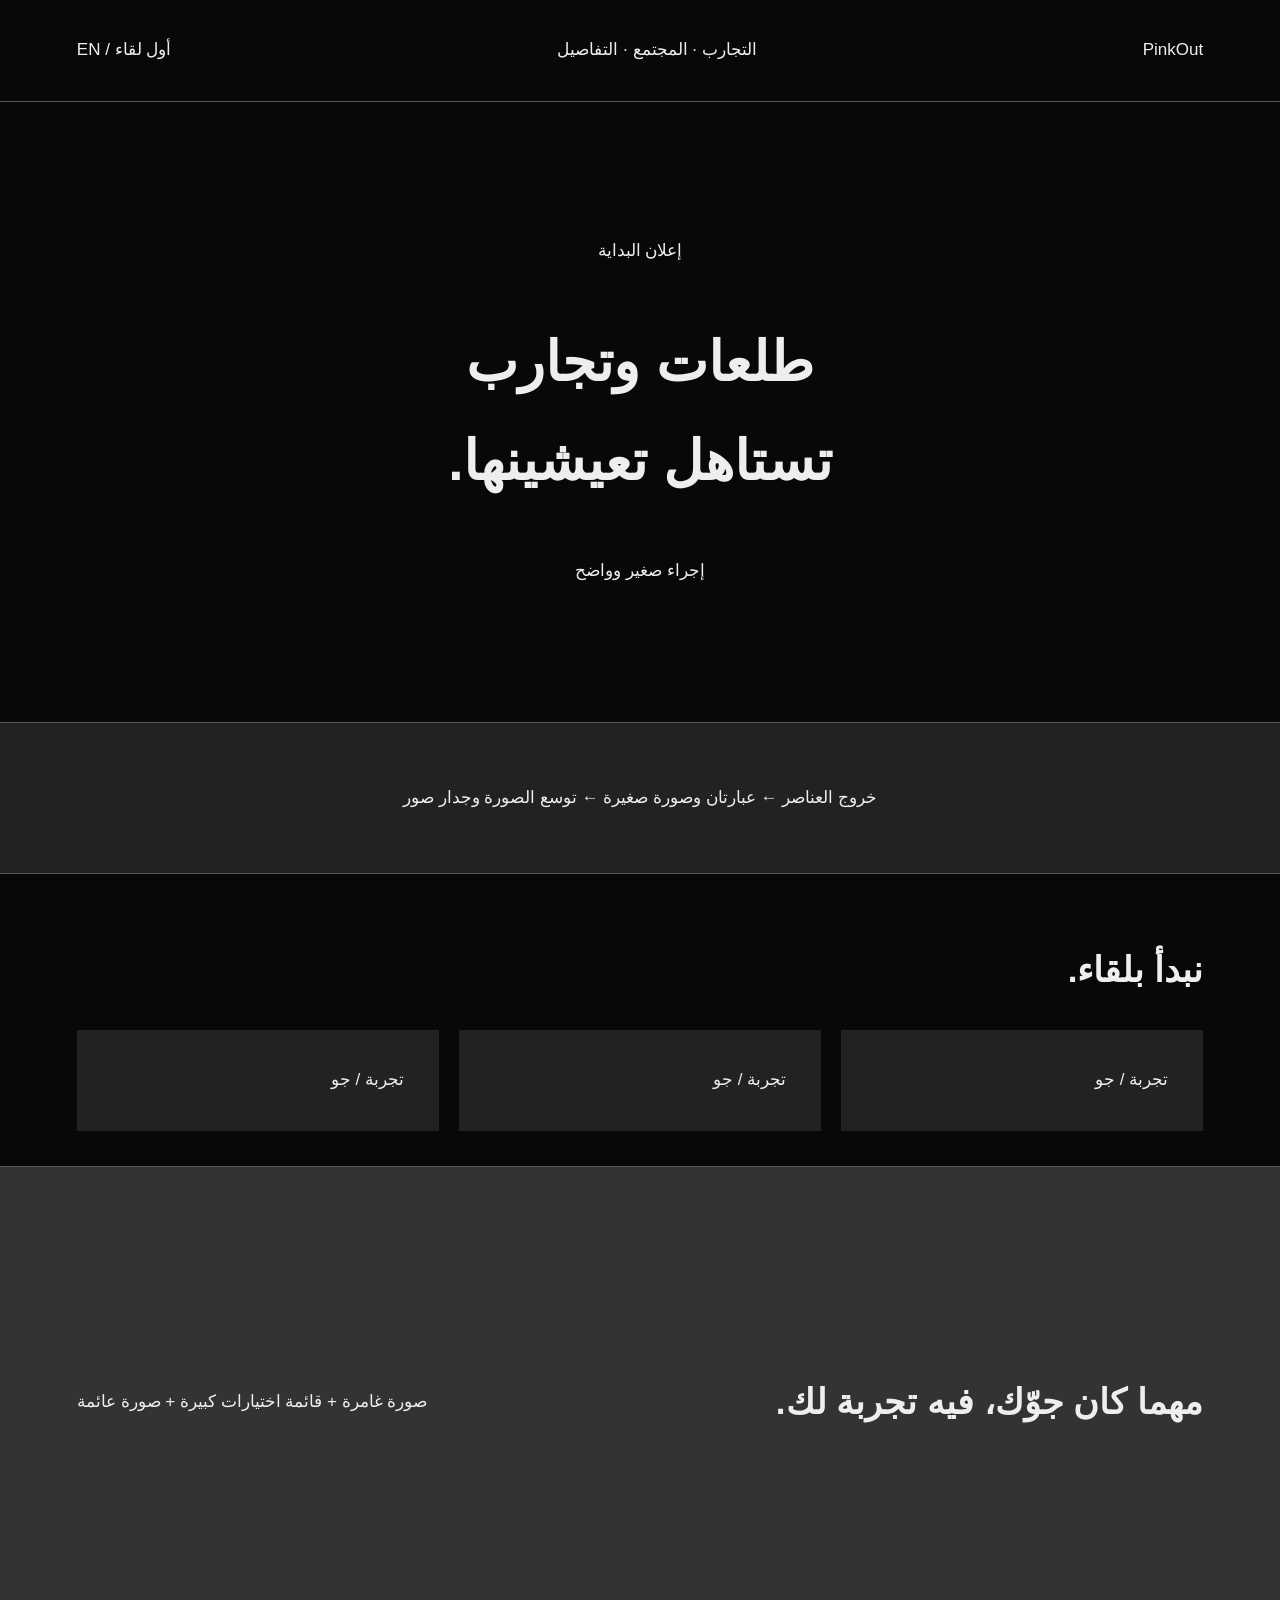
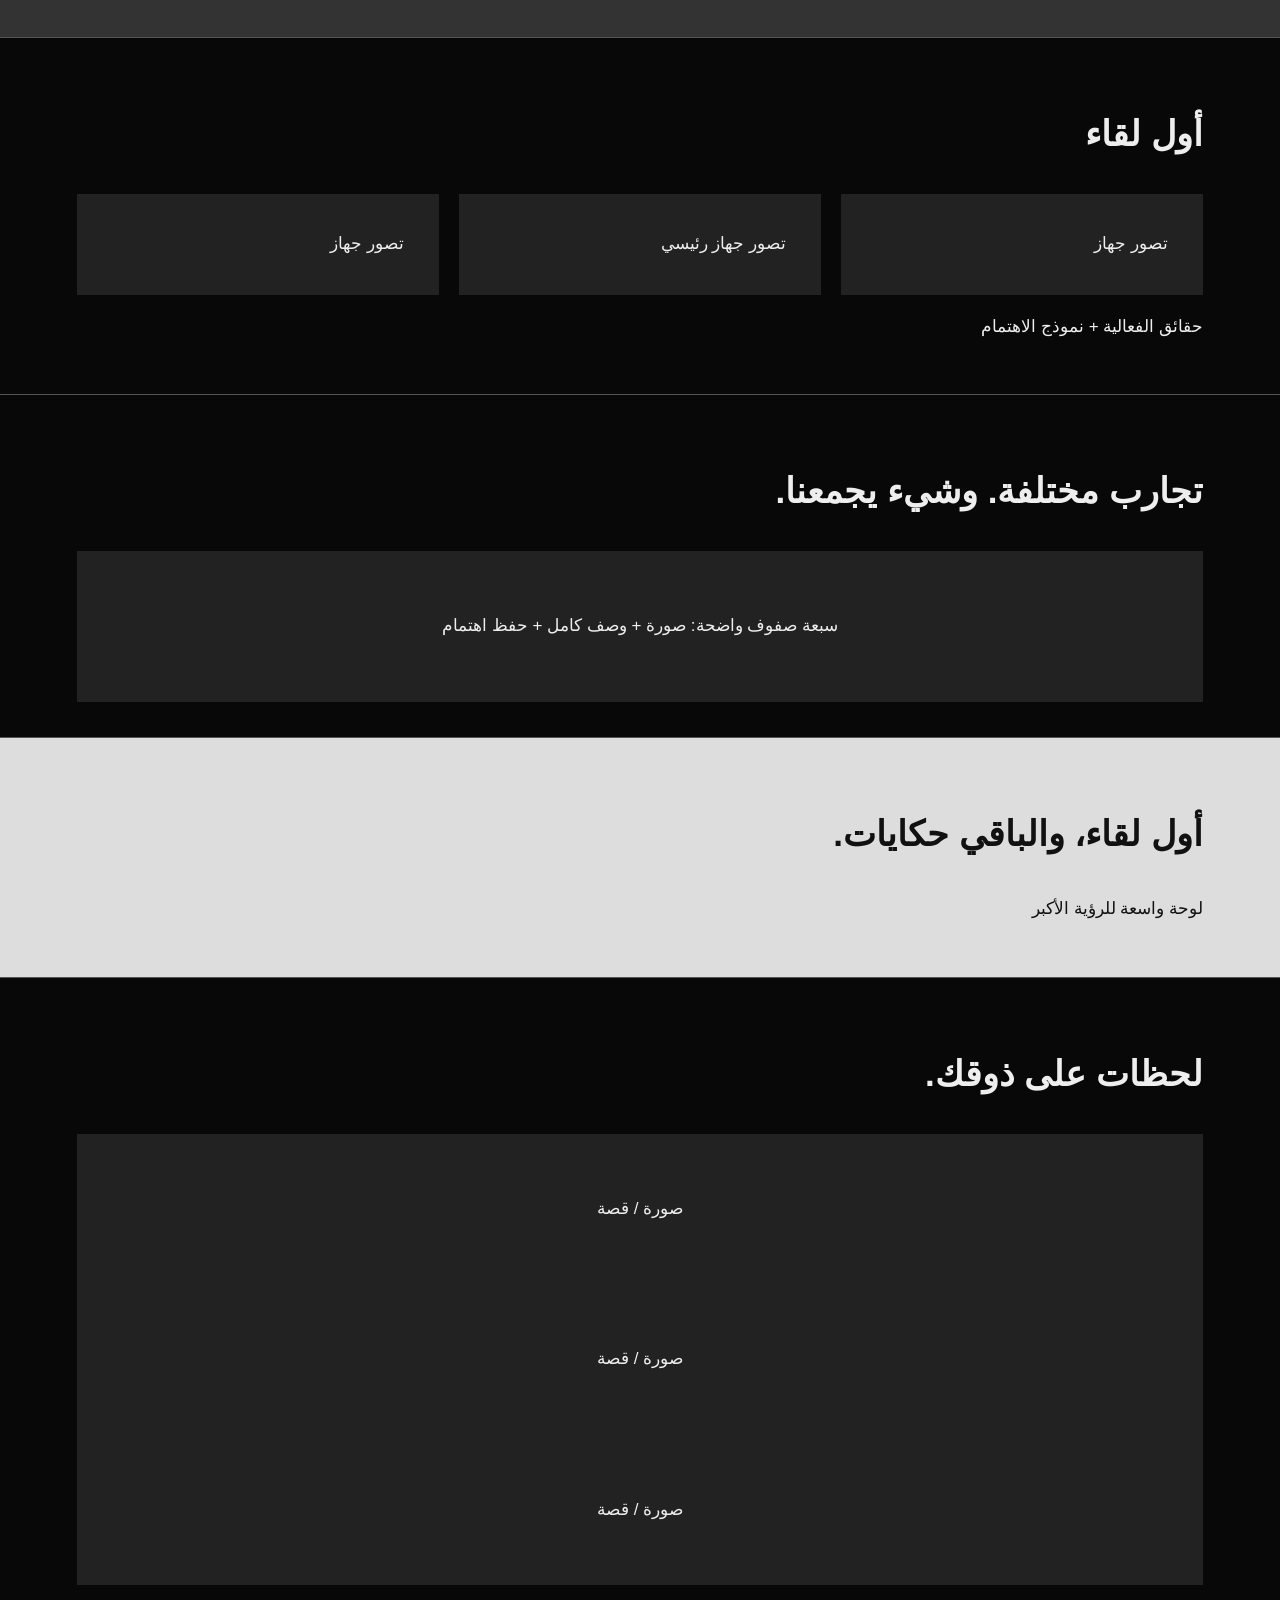
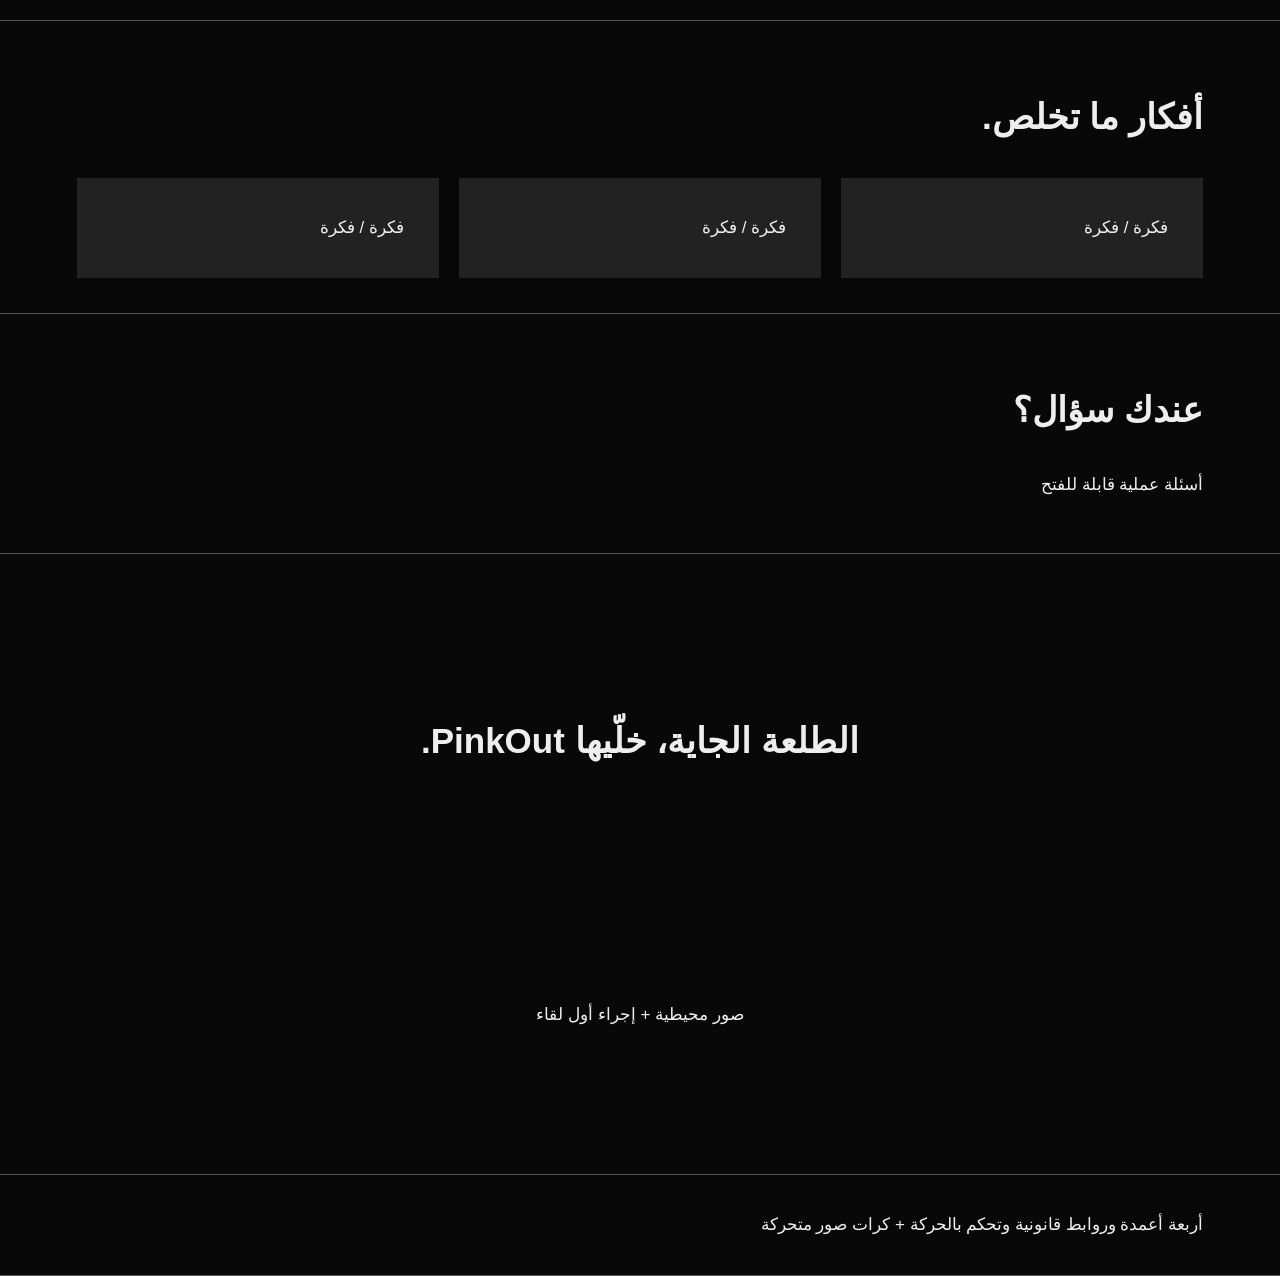
<file: wireframe.html>
<!doctype html><html lang="ar" dir="rtl"><meta charset="utf-8"><meta name="viewport" content="width=device-width,initial-scale=1"><title>PinkOut — Reference wireframe</title><style>body{background:#080808;color:#eee;font:17px/1.8 Arial;margin:0}header,section,footer{padding:35px 6%;border-bottom:1px solid #555}header{display:flex;justify-content:space-between}.hero{height:550px;display:grid;place-items:center;text-align:center}.hero h1{font-size:55px}.media{background:#222;padding:60px 20px;text-align:center}.cols{display:grid;grid-template-columns:repeat(3,1fr);gap:20px}.cols>div{background:#222;padding:35px}.immersive{height:400px;background:#333;display:flex;justify-content:space-between;align-items:center}.light{background:#ddd;color:#111}h2{font-size:35px}button,a{color:inherit}@media(max-width:650px){.cols{grid-template-columns:1fr}.hero h1{font-size:40px}.immersive{height:500px;display:block}}</style><header><span>PinkOut</span><span>التجارب · المجتمع · التفاصيل</span><span>أول لقاء / EN</span></header><section class="hero"><div><p>إعلان البداية</p><h1>طلعات وتجارب<br>تستاهل تعيشينها.</h1><p>إجراء صغير وواضح</p></div></section><section class="media">خروج العناصر ← عبارتان وصورة صغيرة ← توسع الصورة وجدار صور</section><section><h2>نبدأ بلقاء.</h2><div class="cols"><div>تجربة / جو</div><div>تجربة / جو</div><div>تجربة / جو</div></div></section><section class="immersive"><h2>مهما كان جوّك، فيه تجربة لك.</h2><p>صورة غامرة + قائمة اختيارات كبيرة + صورة عائمة</p></section><section><h2>أول لقاء</h2><div class="cols"><div>تصور جهاز</div><div>تصور جهاز رئيسي</div><div>تصور جهاز</div></div><p>حقائق الفعالية + نموذج الاهتمام</p></section><section><h2>تجارب مختلفة. وشيء يجمعنا.</h2><div class="media">سبعة صفوف واضحة: صورة + وصف كامل + حفظ اهتمام</div></section><section class="light"><h2>أول لقاء، والباقي حكايات.</h2><p>لوحة واسعة للرؤية الأكبر</p></section><section><h2>لحظات على ذوقك.</h2><div class="media">صورة / قصة</div><div class="media">صورة / قصة</div><div class="media">صورة / قصة</div></section><section><h2>أفكار ما تخلص.</h2><div class="cols"><div>فكرة / فكرة</div><div>فكرة / فكرة</div><div>فكرة / فكرة</div></div></section><section><h2>عندك سؤال؟</h2><p>أسئلة عملية قابلة للفتح</p></section><section class="hero"><h2>الطلعة الجاية، خلّيها PinkOut.</h2><p>صور محيطية + إجراء أول لقاء</p></section><footer>أربعة أعمدة وروابط قانونية وتحكم بالحركة + كرات صور متحركة</footer></html>
</file>
<file: assets/css/fonts.css>
@font-face {
  font-family: 'Aref Ruqaa';
  font-style: normal;
  font-weight: 400;
  font-display: swap;
  src: url(../fonts/aref-regular.woff2) format('woff2');
}
@font-face {
  font-family: 'Aref Ruqaa';
  font-style: normal;
  font-weight: 700;
  font-display: swap;
  src: url(../fonts/aref-bold.woff2) format('woff2');
}
@font-face {
  font-family: 'IBM Plex Sans Arabic';
  font-style: normal;
  font-weight: 400;
  font-display: swap;
  src: url(../fonts/plex-arabic-regular.woff2) format('woff2');
}
@font-face {
  font-family: 'IBM Plex Sans Arabic';
  font-style: normal;
  font-weight: 500;
  font-display: swap;
  src: url(../fonts/plex-arabic-medium.woff2) format('woff2');
}
@font-face {
  font-family: 'IBM Plex Sans Arabic';
  font-style: normal;
  font-weight: 600;
  font-display: swap;
  src: url(../fonts/plex-arabic-semibold.woff2) format('woff2');
}
</file>
<file: assets/css/theme.css>
/* PinkOut: bright experience-led colour system and shared responsive layout. */
:root{--bg:#fff5f8;--panel:#ffffff;--panel2:#ffe0ec;--text:#7d163f;--muted:#924060;--line:#b3235a26;--accent:#df004c;--font:'IBM Plex Sans Arabic',Arial,sans-serif;--gutter:16px;color-scheme:light}
*{box-sizing:border-box}html{scroll-behavior:auto;scroll-padding-top:95px}body{margin:0;background:var(--bg);color:var(--text);font:400 16px/1.7 var(--font);overflow-x:clip}button,input,textarea{font:inherit}button,a{-webkit-tap-highlight-color:transparent}button{color:inherit;border:0;background:none;cursor:pointer}a{color:inherit;text-decoration:none}img{display:block;max-width:100%;object-fit:cover}figure,p,h1,h2,h3,h4{margin:0}button:disabled{opacity:.3;cursor:default}[hidden]{display:none!important}:focus-visible{outline:2px solid var(--accent);outline-offset:5px}.sr-only{position:absolute;width:1px;height:1px;padding:0;margin:-1px;overflow:hidden;clip:rect(0,0,0,0);white-space:nowrap;border:0}.skip-link{position:fixed;z-index:300;top:12px;left:12px;padding:12px 20px;background:var(--accent);transform:translateY(-150%)}.skip-link:focus{transform:none}.section-shell{padding-inline:var(--gutter)}.eyebrow{font-size:11px;letter-spacing:.06em;margin-bottom:24px;text-transform:uppercase;color:var(--accent);text-align:center}.section-title{font-weight:600;font-size:clamp(40px,4.6vw,64px);line-height:1.25;letter-spacing:-.025em;white-space:pre-line}.section-intro{max-width:650px;font-size:16px;line-height:1.8;color:#87405c;margin:24px auto 0}.button{max-width:100%;text-align:center;display:inline-flex;align-items:center;justify-content:center;gap:14px;min-height:43px;padding:11px 23px;border-radius:50px;background:var(--accent);color:white;font-size:12px;font-weight:500;line-height:1.4;position:relative;overflow:hidden;text-transform:uppercase;transition:background .2s,transform .25s}.button:hover{background:#b90040;transform:translateY(-2px)}.button>span{position:relative;transition:transform .3s}.button .arrow{font-size:17px}.button:hover .arrow{transform:rotate(45deg)}.text-link{font-size:13px;min-height:44px;text-decoration:underline;text-underline-offset:5px}.site-header{position:fixed;z-index:80;top:0;left:0;right:0;height:72px;display:flex;align-items:center;justify-content:space-between;padding:13px 16px;direction:ltr;background:linear-gradient(#ffffffed,transparent)}.header-logo{width:124px;transition:opacity .3s,visibility .3s}.header-logo img{width:100%;height:43px;object-fit:contain;filter:brightness(0) invert(1)}.desktop-nav{display:flex;gap:35px;position:absolute;left:50%;transform:translateX(-50%);direction:rtl;transition:opacity .3s,visibility .3s}.desktop-nav>button{padding:15px 9px;min-height:44px;font-size:11px;line-height:1.3}.desktop-nav>button:hover,.desktop-nav>button[aria-expanded=true]{color:var(--accent)}.header-actions{display:flex;align-items:center;gap:13px}.header-event{font-size:11px;min-height:40px;display:flex;align-items:center;padding:0 6px}.language-switch{background:var(--accent);padding:10px 20px;min-height:40px;min-width:82px;border-radius:30px;font-size:11px}.menu-toggle{display:none;width:42px;height:42px;border-radius:50%;background:#ffe0ec;color:var(--accent);align-items:center;justify-content:center}.menu-lines{width:17px;height:12px;border-block:2px solid currentColor;position:relative}.menu-lines:after{content:'';position:absolute;left:0;right:0;top:4px;border-top:2px solid currentColor}.is-scrolled .site-header{background:#fffffff5;border-bottom:1px solid var(--line)}.nav-panel{position:absolute;top:70px;left:50%;transform:translateX(-50%);width:min(1050px,calc(100vw - 32px));padding:25px;background:#ffffff;border:1px solid var(--line);border-radius:20px;direction:rtl;box-shadow:0 20px 60px #7d163f1c}.nav-panel>p{font-size:18px;margin-bottom:22px}.nav-world-grid{display:grid;grid-template-columns:repeat(7,minmax(0,1fr));gap:14px}.nav-world-grid img{height:100px;width:100%;border-radius:8px;margin-bottom:10px}.nav-world-grid span{font-size:12px}.nav-simple{width:min(550px,calc(100vw - 32px))}.nav-simple .button{margin:0 0 10px 12px}.mobile-menu{position:absolute;right:16px;top:70px;min-width:0;width:min(310px,calc(100vw - 32px));max-height:calc(100dvh - 86px);overflow-y:auto;background:#ffffff;border-radius:20px;padding:24px;display:flex;flex-direction:column;align-items:stretch;gap:14px;direction:rtl;box-shadow:0 20px 60px #7d163f24}.mobile-menu .button{color:var(--text);background:none;justify-content:space-between;border-bottom:1px solid var(--line);border-radius:0;padding:14px 0}.mobile-menu .motion-toggle{text-align:start;padding:12px 0;color:var(--muted);font-size:12px}
.replica-hero{position:relative;height:100svh;min-height:680px;max-height:1100px;overflow:clip;isolation:isolate}.hero-peripherals,.hero-shade{position:absolute;inset:0;pointer-events:none}.hero-peripherals{z-index:1}.hero-shade{z-index:2;background:radial-gradient(ellipse at 50% 49%,#fff5f8 0%,#fff5f8 19%,#050505e8 29%,#05050500 65%)}.hero-core{position:absolute;z-index:4;left:50%;top:34.5%;transform:translateX(-50%);width:min(760px,76%);text-align:center}.announcement{display:inline-flex;align-items:center;gap:10px;border-radius:40px;background:#fffffff0;padding:10px 16px;font-size:14px;line-height:1.5;margin-bottom:21px}.announcement-link{color:var(--accent);white-space:nowrap}.hero-core h1{font-size:clamp(47px,5.7vw,80px);font-weight:600;letter-spacing:-.025em;line-height:1.14}.hero-core h1>span{display:block;padding-block:.06em}.hero-actions{margin-top:42px}.world-signatures{position:absolute;z-index:4;bottom:25px;left:50%;width:min(740px,80%);transform:translateX(-50%);text-align:center}.world-signatures>p{font-size:10px;color:#924060;margin-bottom:22px;letter-spacing:.05em}.world-signatures>div{display:flex;align-items:center;justify-content:space-between;gap:25px;font:700 clamp(16px,1.8vw,26px)/1 Arial;white-space:nowrap}.peripheral{position:absolute;pointer-events:auto;perspective:1000px}.floaty{width:100%;height:100%;transform-style:preserve-3d}.photo-stack{width:145px;height:185px}.ps-one{top:60px;left:5%}.ps-two{right:-24px;top:55%;width:128px;height:153px}.photo-stack button{padding:0;width:100%;height:100%;display:block;touch-action:pan-y}.stack-planes{display:block;position:relative;width:100%;height:100%;transform-style:preserve-3d}.stack-plane{position:absolute;inset:0;display:block;overflow:hidden;border-radius:0}.stack-plane img{width:100%;height:100%;pointer-events:none;user-select:none;filter:brightness(.77)}.stack-plane:nth-child(1){transform:translate3d(-15px,17px,-15px) rotate(-4deg)}.stack-plane:nth-child(2){transform:translate3d(-7px,8px,-8px) rotate(3deg)}.stack-plane:nth-child(3){transform:translateZ(0)}.album{border-radius:50%;overflow:hidden}.album img{width:100%;height:100%;filter:brightness(.5)}.album-one{width:420px;height:420px;right:9%;top:-185px;transform:rotate(12deg)}.album-one span{position:absolute;left:20px;right:20px;bottom:40px;font:600 35px/1.1 Arial;color:#fff9;letter-spacing:-1px}.album-two{width:250px;height:250px;left:17%;bottom:-115px}.album-three{width:160px;height:160px;right:-30px;top:10%;background:#ff3000}.album-three img{filter:brightness(.35) sepia(1) saturate(8) hue-rotate(305deg)}.puck{width:135px;height:135px;left:19%;top:12px;border-radius:50%;background:radial-gradient(circle at 25% 18%,#b9bfdd,#6e759a);box-shadow:inset -8px -10px 18px #1a234a50,0 10px 0 #1b203b77;color:#1b203b;transform:rotate(-10deg);opacity:.8}.puck .floaty{display:grid;place-items:center}.puck span{font:58px/1 Arial}.puck i{width:3px;height:3px;position:absolute;left:15%;top:43%;background:#333d67;border-radius:50%}.puck i:nth-child(3){left:55%;top:85%}.puck i:nth-child(4){left:80%;top:20%}.puck-two{width:94px;height:94px;left:auto;top:auto;right:18%;bottom:72px;transform:rotate(14deg)}.puck-two span{font-size:41px}.mini-album{width:280px;height:235px;left:-24px;bottom:7%;background:#270018;color:#eb1780;transform:rotate(-2deg);padding:24px;opacity:.75}.mini-album strong{font:bold 25px/1 Arial;display:block}.mini-album b{display:block;font-size:35px;font-weight:600;margin-top:13px}.mini-album span{display:block;font:10px/1.3 monospace;margin-top:16px}.mini-album em{display:inline-block;padding:6px 15px;background:#a10652;border-radius:30px;font-style:normal;font-size:11px;margin-top:12px}.mini-message{right:-15px;bottom:-45px;width:280px;height:195px;background:#0a0e1b;transform:rotate(1deg);padding:20px;opacity:.7}.mini-message span{background:#667ed8;color:#1b2853;display:block;padding:12px;font-size:12px;border-radius:10px}.mini-message b{font:600 26px/1 Arial;display:block;margin-top:24px;color:#36446c}.hero-cinema{display:none;position:absolute;inset:0;z-index:6;background:var(--bg);pointer-events:none;overflow:hidden}.cinema-enabled .hero-cinema{display:block;visibility:hidden;opacity:0}.cinema-words{position:absolute;inset:0;display:flex;align-items:center;justify-content:space-between;padding-inline:10%;z-index:4;font-size:clamp(45px,5.5vw,78px);font-weight:600;line-height:1.2}.cinema-grid{position:absolute;inset:8% 1% 7%;direction:ltr}.cinema-main{position:absolute;left:14%;top:5%;width:72%;height:90%;clip-path:inset(32.222% 30.556% 32.222% 30.556% round 8px);z-index:3;overflow:hidden}.cinema-main img,.cinema-side img{width:100%;height:100%}.cinema-side{position:absolute;overflow:hidden;width:22%;height:45%;border-radius:24px;z-index:2}.cs-1{left:-8%;top:0}.cs-2{right:-8%;top:0}.cs-3{left:-8%;bottom:0}.cs-4{right:-8%;bottom:0}.cs-5{left:20%;top:-32%;width:28%;height:30%}.cs-6{right:20%;bottom:-32%;width:28%;height:30%}
.results{padding-top:130px;overflow:hidden;text-align:center}.results .section-title{max-width:880px;margin:auto}.result-actions{position:relative;margin-top:42px;margin-bottom:60px}.carousel-controls{position:absolute;right:0;top:0;display:flex;gap:12px;direction:ltr}.carousel-controls button{background:#ffd9e7;color:var(--accent);width:42px;height:42px;font-size:24px;border-radius:12px}.results-track{display:flex;gap:16px;direction:ltr;overflow-x:auto;scrollbar-width:none;scroll-snap-type:x mandatory;text-align:start}.results-track::-webkit-scrollbar{display:none}.result-card{background:#ffffff;border-radius:23px;padding:16px;flex:0 0 calc((100% - 32px)/3);scroll-snap-align:start;overflow:hidden}.result-card>a{display:flex;align-items:center;gap:12px;margin-bottom:18px;direction:ltr}.result-card>a>img{width:66px;height:66px;border-radius:50%}.result-card h3{font:600 27px/1.2 Arial}.result-metrics{display:grid;grid-template-columns:1fr 1fr;gap:12px;direction:rtl}.result-metrics>div{background:#ffe0ec;border-radius:12px;padding:17px 12px;text-align:start}.result-metrics strong{display:block;font-size:20px;font-weight:400;line-height:1.5;margin-top:7px}.result-metrics small{font-size:10px;color:#87405c}
.world-stage{position:relative;min-height:790px;margin-top:140px;overflow:hidden;isolation:isolate}.stage-background,.stage-shade{position:absolute;inset:0}.stage-background img{width:100%;height:100%;object-fit:cover;position:absolute;inset:0}.stage-photo-next{opacity:0}.stage-shade{background:linear-gradient(90deg,#000a,#0006 48%,#000a);z-index:1}.stage-copy{position:relative;z-index:3;display:flex;flex-direction:column;justify-content:space-between;min-height:790px;padding-block:42px;max-width:43%;direction:rtl}.stage-copy>h2{font-size:clamp(37px,4.4vw,60px)}.stage-copy>div>p{font-size:15px;line-height:1.8;max-width:360px;margin-bottom:23px}.stage-choices{position:absolute;right:0;top:0;bottom:0;width:38%;display:flex;flex-direction:column;justify-content:center;gap:0;z-index:4;align-items:flex-start;padding-inline:25px;direction:rtl}.stage-choices button{overflow-wrap:anywhere;font-size:clamp(28px,3.9vw,55px);font-weight:400;line-height:1.5;color:#ffffffb8;transition:color .25s,transform .3s;text-align:start;padding:0;min-height:60px;max-width:100%}.stage-choices button:hover,.stage-choices button:focus-visible,.stage-choices button[aria-pressed=true]{color:white;transform:translateX(-6px)}.stage-preview{position:absolute;left:36%;top:46%;width:26%;height:210px;z-index:3;overflow:hidden;border-radius:24px;pointer-events:none;box-shadow:0 20px 50px #7d163f18}.stage-preview img{width:100%;height:100%}
.product-scene{background:#ffc9de;isolation:isolate;position:relative;margin-top:16px;border-radius:0 0 24px 24px;padding-top:110px;text-align:center;overflow:hidden}.product-brand{font-size:27px;margin-bottom:20px;line-height:1.2}.product-brand span{font-size:16px;font-weight:400}.product-scene .section-title{max-width:830px;margin:auto}.product-scene>.button{margin-top:35px}.device-scene{position:relative;height:680px;max-width:1060px;margin:70px auto -40px;direction:ltr;perspective:1500px;overflow:hidden}.device{position:absolute;bottom:-90px;width:31%;height:630px;background:#f7dae8;color:#fff5f8;border:9px solid #ffffff;border-radius:48px;overflow:hidden;box-shadow:0 0 0 2px #b7839c,0 30px 80px #7d163f1c;transform-origin:50% 100%}.device-1{left:2%;transform:rotate(-7deg);height:595px;background:#cddfd1}.device-2{left:34.5%;bottom:-25px;z-index:3;background:#f7b8d1}.device-3{right:2%;transform:rotate(7deg);height:595px}.notch{position:absolute;top:7px;width:36%;height:25px;border-radius:20px;left:32%;background:#7d163f;z-index:3}.phone-status{display:flex;justify-content:space-between;font:11px/1 Arial;padding:16px 18px 18px}.phone-brand{font:700 25px/1 Arial;padding:10px 17px}.phone-cover{border-radius:50%;width:85%;height:220px;margin:5px auto 18px;overflow:hidden}.phone-cover img{width:100%;height:100%}.device>strong{display:block;font:bold 26px/1.05 Arial;padding:0 17px;text-transform:uppercase}.phone-tags{display:flex;gap:6px;margin:13px 12px;font-size:10px;white-space:nowrap}.phone-tags span{border:1px solid #7d163f18;border-radius:20px;padding:3px 8px;background:#7d163f0c}.phone-grid{display:grid;grid-template-columns:repeat(3,1fr);gap:3px;height:170px}.phone-grid img{width:100%;height:100%}.phone-bottom{position:absolute;bottom:12px;left:12px;right:12px;display:flex;align-items:center;gap:10px}.phone-bottom span{display:grid;place-items:center;background:#ffffff;color:#fff;font:25px Arial;border-radius:50%;width:43px;height:43px}.phone-bottom span:last-child{margin-left:auto}.device-tag{position:absolute;z-index:5;background:#ffe0ec;border-radius:24px;padding:24px 20px;font-size:21px}.dt-one{left:0;top:10%}.dt-two{right:0;top:24%}.dt-three{left:4%;top:45%}.concept-note{position:relative;z-index:5;font-size:11px;color:#87405c;padding-block:20px;background:#ffc9de}.gathering-facts{max-width:1000px;margin:20px auto 0;padding:23px 0;display:grid;grid-template-columns:repeat(3,1fr);border-block:1px solid #b3235a26;gap:20px}.gathering-facts small{font-size:11px;color:#87405c;display:block}.gathering-facts strong{font-size:18px;font-weight:400;display:block;margin-top:7px}.event-bottom{display:flex;align-items:center;justify-content:center;gap:30px;padding:24px;font-size:12px;color:#87405c}.share-fallback{padding:25px;max-width:700px;margin:auto}.share-fallback input{width:100%;padding:15px;border:1px solid #924060;background:#ffffff;color:white}.feature-tiles{display:grid;grid-template-columns:repeat(3,minmax(0,1fr));gap:16px;margin-top:16px}.feature-tile{min-height:150px;background:#ffffff;border-radius:14px;position:relative;padding:25px}.feature-tile h3{font-size:22px;font-weight:400;max-width:70%}.round-arrow{background:var(--accent);width:41px;height:41px;display:grid;place-items:center;border-radius:50%;font-size:26px;position:absolute;right:16px;bottom:16px;transition:transform .3s}.feature-tile:hover .round-arrow{transform:rotate(45deg)}
.community{padding-top:130px;text-align:center}.community .section-title{max-width:780px;margin:auto}.community>.button{margin-top:35px}
.vision{position:relative;isolation:isolate;margin:140px 16px 0;border-radius:24px;min-height:640px;display:flex;align-items:center;justify-content:center;background:#c7efdf;color:#ffffff;overflow:hidden;text-align:center}.vision-image{position:absolute;inset:0;z-index:-1}.vision-image img{width:100%;height:100%;opacity:.15;filter:grayscale(1)}.vision-content{max-width:780px;padding:70px 20px}.vision-content>p{font-size:17px;max-width:580px;margin:26px auto 32px;line-height:1.9}.stories{padding-top:130px;text-align:center}.stories>.button{margin-top:35px}.story-panels{display:grid;gap:16px;margin-top:60px}.story-panel{display:grid;grid-template-columns:42% 58%;min-height:370px;border-radius:24px;overflow:hidden;direction:ltr;text-align:start}.sp-1{background:#d8ecff}.sp-2{background:#fff0aa}.sp-3{background:#7d163f}.story-photo{position:relative;min-height:370px;overflow:hidden}.story-photo img{position:absolute;inset:0;width:100%;height:100%}.story-copy{padding:48px 55px;display:flex;flex-direction:column;align-items:flex-start;justify-content:center;direction:rtl}.story-copy>p{font-size:12px;color:#7d3658;margin-bottom:20px}.story-copy h3{font-size:clamp(30px,3.4vw,48px);font-weight:600;line-height:1.25;white-space:pre-line;margin-bottom:30px}.story-copy .button{background:#ffe0ec;color:#7d163f}.sp-1 .button{background:#ffffff}.sp-2 .button{background:#ffffff;color:#7d163f}.all-stories{min-height:115px;display:flex;align-items:center;justify-content:space-between;background:#ffffff;border-radius:24px;padding:30px 9%;margin-top:16px;font-size:31px}.all-stories .arrow{background:var(--accent);width:46px;height:46px;display:grid;place-items:center;border-radius:50%;font-size:27px}
.news{padding-block:130px 100px;text-align:center}.news-grid{display:grid;grid-template-columns:repeat(3,minmax(0,1fr));gap:45px 25px;margin-top:60px;text-align:start}.news-card{display:grid;grid-template-columns:110px 1fr;gap:20px;align-items:center;min-width:0}.news-card>img{width:110px;height:110px;aspect-ratio:1;border-radius:12px}.news-card small{font-size:10px;color:var(--accent)}.news-card h3{font-size:18px;font-weight:500;line-height:1.5;margin:8px 0}.news-card .arrow{font-size:21px}.news-card:hover .arrow{color:var(--accent)}.faq{margin:20px 16px 0;border-radius:24px;background:#ffffff;padding-block:85px 95px;text-align:center}.faq .eyebrow{color:#924060}.faq-list{max-width:570px;margin:45px auto 0;text-align:start}.faq-item{background:#ffe0ec;border-radius:30px;margin-top:14px;padding:0 22px}.faq-item summary{display:flex;align-items:center;justify-content:space-between;gap:20px;font-size:14px;min-height:59px;cursor:pointer;list-style:none}.faq-item summary::-webkit-details-marker{display:none}.disclosure-sign{width:22px;height:22px;position:relative;flex-shrink:0;color:var(--accent);background:#ffd0e1;border-radius:50%}.disclosure-sign:before,.disclosure-sign:after{content:'';position:absolute;width:13px;left:4px;top:10px;height:1px;background:currentColor}.disclosure-sign:after{transform:rotate(90deg);transition:transform .25s}details[open] .disclosure-sign:after{transform:rotate(0)}.faq-item>p{font-size:14px;color:#87405c;line-height:1.9;padding:0 0 24px}
.closing{position:relative;isolation:isolate;background:#ffffff;min-height:600px;margin:24px 16px 0;border-radius:24px;overflow:hidden;display:grid;place-items:center;text-align:center}.closing-copy{position:relative;z-index:4;max-width:850px;width:75%;padding:80px 0}.closing h2{font-size:clamp(48px,6vw,86px);line-height:1.12}.closing .button{margin-top:30px}.closing-media{position:absolute;inset:0;pointer-events:none;z-index:1}.closing-photo{position:absolute;overflow:hidden;border-radius:16px}.closing-photo img{width:100%;height:100%;filter:brightness(.7)}.cp-1{width:27%;height:50%;left:-10%;top:-2%;border-radius:50%}.cp-2{width:15%;height:29%;left:15%;top:-9%}.cp-3{width:24%;height:47%;right:30%;top:-24%;border-radius:50%}.cp-4{width:10%;height:28%;right:18%;top:-8%}.cp-5{width:24%;height:55%;right:-9%;top:-5%;border-radius:50%}.cp-6{width:17%;height:40%;left:-5%;bottom:-3%}.cp-7{width:27%;height:38%;left:17%;bottom:-24%}.cp-8{width:29%;height:57%;right:-9%;bottom:-16%;border-radius:50%}.site-footer{position:relative;margin-top:110px;overflow:hidden;min-height:500px;padding-bottom:180px}.footer-columns{display:grid;grid-template-columns:repeat(4,minmax(0,1fr));max-width:1100px;margin:auto;gap:50px;direction:ltr}.footer-columns>div{direction:rtl}.footer-columns h2{font-size:11px;color:#924060;font-weight:400;margin-bottom:22px}.footer-columns a{display:block;font-size:14px;min-height:36px}.footer-columns a:hover{color:var(--accent)}.footer-bottom{display:flex;align-items:center;gap:24px;margin-top:70px;padding-top:23px;border-top:1px solid var(--line);font-size:11px;color:#924060}.footer-bottom>p{margin-inline-end:auto}.footer-bottom button,.footer-bottom a{font-size:11px;min-height:44px;white-space:nowrap}.footer-balls{position:absolute;bottom:-80px;left:0;right:0;height:210px;direction:ltr;pointer-events:none}.photo-ball{position:absolute;top:0;width:15vw;height:15vw;max-width:200px;max-height:200px;border-radius:50%;overflow:hidden;box-shadow:inset -12px -10px 35px #7d163f20;transform:rotate(13deg)}.photo-ball:after{content:'';position:absolute;inset:0;border-radius:50%;box-shadow:inset -18px -15px 30px #7d163f1c}.photo-ball img{width:100%;height:100%;filter:brightness(.75)}.pb-1{left:-2%;top:0}.pb-2{left:12%;top:45px}.pb-3{left:23%;top:28px}.pb-4{left:34%;top:-20px}.pb-5{left:44%;top:55px}.pb-6{left:54%;top:-18px}.pb-7{left:63%;top:40px}.pb-8{left:74%;top:-38px}.pb-9{left:83%;top:20px}.pb-10{left:94%;top:-30px}
/* Existing static interest flow, restyled to the reference's dark UI. */
dialog{margin:auto;padding:0;width:min(620px,calc(100% - 28px));max-height:calc(100dvh - 28px);overflow:auto;border:1px solid #d89bb6;border-radius:24px;background:#ffffff;color:var(--text);overscroll-behavior:contain}dialog::backdrop{background:#000c;backdrop-filter:blur(8px)}.dialog-shell{padding:36px;position:relative}.dialog-close{position:absolute;top:9px;inset-inline-end:10px;width:44px;height:44px;font-size:30px}.dialog-shell>.eyebrow{text-align:start;max-width:85%;color:#924060}.dialog-shell h2{font-size:32px;font-weight:500;line-height:1.5;margin:10px 0 20px}.form-notice,.review-notice{font-size:13px;line-height:1.9;padding:16px;background:#ffe4ee;border-radius:12px;margin-bottom:22px}.field{margin-bottom:20px}.field label{display:block;font-size:14px;margin-bottom:7px}.field input{width:100%;min-height:51px;background:#ffffff;color:white;border:1px solid #b87395;border-radius:10px;padding:10px 13px}.field input[aria-invalid=true]{border-color:#b90040}.field-error{font-size:12px;display:block;color:#b90040;margin-top:5px}fieldset{padding:0;border:0;margin:22px 0}fieldset legend{font-size:14px;margin-bottom:12px}.interest-options{display:flex;flex-wrap:wrap;gap:8px}.interest-option{display:flex;align-items:center;gap:8px;font-size:12px;background:#ffe4ee;border:1px solid #b87395;border-radius:24px;padding:10px 12px;min-height:43px;cursor:pointer}.interest-option:has(input:checked){border-color:var(--accent)}input[type=checkbox]{width:17px;height:17px;accent-color:var(--accent);flex-shrink:0}.acknowledgment{display:flex;align-items:flex-start;gap:11px;font-size:13px;line-height:1.9}.acknowledgment input{margin-top:5px}.privacy-form-link{font-size:12px;display:inline-flex;min-height:40px;align-items:center;text-decoration:underline}.submit-button{width:100%;margin-top:17px;min-height:48px}#form-status,#review-status{font-size:13px;line-height:1.9}.review-details{margin:24px 0}.review-details dt{font-size:12px;color:#924060;margin-top:15px}.review-details dd{margin:0;font-size:15px;overflow-wrap:anywhere}.review-details .email-value{direction:ltr;text-align:end}html[dir=ltr] .review-details .email-value{text-align:start}#edit-request{display:block;font-size:13px;min-height:44px;margin-top:15px}.dialog-open{overflow:hidden}.toast{position:fixed;z-index:250;left:50%;bottom:25px;transform:translate(-50%,20px);max-width:calc(100% - 30px);padding:13px 22px;background:var(--accent);color:white;font-size:13px;border-radius:30px;opacity:0;pointer-events:none;transition:transform .25s,opacity .25s}.toast.is-visible{opacity:1;transform:translate(-50%,0)}.noscript{padding:15px;background:#ffe0ec;font-size:13px}.policy-page,.not-found{padding:135px max(24px,calc((100vw - 1050px)/2)) 70px;min-height:70vh}.policy-page h1,.not-found h1{font-size:clamp(35px,5vw,65px);font-weight:500;margin-bottom:25px}.large-copy{font-size:19px;line-height:2}.breadcrumb{text-decoration:underline;font-size:13px;margin-bottom:24px;display:inline-block}.policy-sections,.credit-list{margin-top:35px}.policy-sections section,.credit-list p{padding:24px 0;border-top:1px solid var(--line)}.policy-sections h2{font-size:24px;font-weight:500;margin-bottom:12px}.policy-sections p,.credit-list p{font-size:15px;line-height:2}.credit-list a{color:var(--accent);overflow-wrap:anywhere}.hero-actions:not(.invitation-action){display:flex;gap:20px;flex-wrap:wrap}body:not([data-page=home]) .header-inner{display:flex;align-items:center;justify-content:space-between;width:100%;direction:rtl}body:not([data-page=home]) .brand{width:130px;display:block}body:not([data-page=home]) .brand img{width:100%;height:42px;object-fit:contain;filter:brightness(0) invert(1)}body:not([data-page=home]) .header-inner .desktop-nav{position:static;transform:none}body:not([data-page=home]) .header-note{display:none}body:not([data-page=home]) .footer-top{display:flex;justify-content:space-between;align-items:center;margin-bottom:30px}body:not([data-page=home]) .site-footer{min-height:0;padding:35px 25px}body:not([data-page=home]) .footer-bottom{margin-top:0}html[dir=ltr] body{font-family:Arial,Helvetica,sans-serif}html[dir=ltr] .hero-core h1{font-weight:700;letter-spacing:-.04em;line-height:1.01}html[dir=ltr] .section-title{font-family:Arial,Helvetica,sans-serif;font-weight:600;line-height:1.06;letter-spacing:-.035em}html[dir=ltr] .stage-copy,html[dir=ltr] .story-copy,html[dir=ltr] .footer-columns>div{direction:ltr}html[dir=ltr] .stage-choices{direction:ltr}html[dir=ltr] .stage-choices button:hover{transform:translateX(6px)}
@media(min-width:1600px){.hero-core{top:36%}.replica-hero h1{font-size:88px}.world-signatures{bottom:35px}.world-stage,.stage-copy{min-height:900px}.device-scene{height:760px}.device{height:710px}.device-1,.device-3{height:665px}.phone-cover{height:280px}}
@media(max-width:1100px){.desktop-nav{gap:12px}.header-event{display:none}.hero-core{width:76%;top:35%}.announcement{font-size:12px}.hero-core h1{font-size:63px}.ps-one{left:3%;width:125px;height:165px}.album-one{right:2%;width:370px;height:370px;top:-185px}.puck-one{left:23%;width:105px;height:105px}.world-stage,.stage-copy{min-height:700px}.stage-copy{max-width:43%;padding-block:35px}.stage-preview{left:36%;width:27%;height:180px}.stage-choices{width:38%;padding-inline:16px}.stage-choices button{font-size:37px;min-height:55px}.device-scene{height:600px}.device{height:580px}.device-1,.device-3{height:540px}.phone-cover{height:180px}.device>strong{font-size:23px}.device-tag{font-size:17px;padding:20px}.news-card{grid-template-columns:80px 1fr;gap:14px}.news-card>img{width:80px;height:100px}.news-card h3{font-size:16px}.story-copy{padding:40px}.story-panel,.story-photo{min-height:340px}}
@media(max-width:800px){.desktop-nav{display:none}.menu-toggle{display:flex}.header-event{display:none}.site-header{height:68px;padding:12px 15px}.header-logo{width:112px}.header-logo img{height:40px}.language-switch{min-width:66px;padding:9px 15px}.header-actions{gap:9px}.is-scrolled .header-logo{opacity:1;visibility:visible;pointer-events:auto}.replica-hero{display:flex;flex-direction:column;min-height:max(700px,100svh);height:auto;max-height:none}.hero-core{position:relative;left:auto;top:auto;transform:none;width:100%;margin-block:auto;padding:215px 16px 110px}.hero-core h1{font-size:clamp(44px,7vw,60px);line-height:1.2}.announcement{font-size:11px;padding:9px 12px;gap:8px;max-width:98%}.hero-actions{margin-top:30px}.hero-shade{background:radial-gradient(ellipse at 50% 47%,#fff5f8 0%,#fff5f8 27%,#05050500 73%)}.photo-stack{width:100px;height:135px}.ps-one{left:-24px;top:12%}.ps-two{width:93px;height:120px;right:-20px;top:62%}.album-one{width:280px;height:280px;top:-175px;right:-45px}.album-one span{font-size:24px;bottom:28px}.album-two{width:170px;height:170px;left:8%;bottom:-73px}.album-three{width:105px;height:105px;right:-50px;top:17%}.puck-one{width:82px;height:82px;left:28%;top:8%;}.puck span{font-size:39px}.puck-two{width:64px;height:64px;right:22%;bottom:16%;}.puck-two span{font-size:30px}.mini-album{width:170px;height:160px;left:-70px;bottom:15%;padding:20px;font-size:12px}.mini-album strong{font-size:17px}.mini-album b{font-size:23px}.mini-album em{font-size:9px}.mini-message{right:-80px;bottom:-25px;width:210px;height:155px;padding:15px}.mini-message span{font-size:9px}.mini-message b{font-size:19px}.world-signatures{position:relative;left:auto;bottom:auto;transform:none;width:100%;padding:0 16px 25px}.world-signatures>p{font-size:9px;margin-bottom:18px}.world-signatures>div{gap:16px;justify-content:center;flex-wrap:wrap;font-size:17px}.world-signatures>div>span:nth-child(n+4){display:none}.section-title{font-size:clamp(35px,6.6vw,50px);line-height:1.3}.results{padding-top:75px}.section-intro{font-size:15px;max-width:92%}.result-actions{margin-top:30px;margin-bottom:35px}.carousel-controls{position:static;justify-content:center;margin-top:22px}.result-card{flex-basis:72%;max-width:380px}.result-card h3{font-size:23px}.result-card>a>img{width:56px;height:56px}.result-metrics strong{font-size:18px}.result-metrics small{font-size:9px}.world-stage{display:grid;grid-template-columns:minmax(0,.85fr) minmax(0,1.15fr);grid-template-rows:auto auto auto;gap:30px 18px;direction:ltr;margin-top:75px;min-height:0;padding:38px 24px}.stage-copy{display:contents;pointer-events:auto}.stage-copy>.section-title{grid-column:1/-1;grid-row:1;position:relative;z-index:3;max-width:100%;font-size:clamp(34px,6vw,48px);line-height:1.3;direction:rtl}.stage-copy>div{grid-column:1/-1;grid-row:3;max-width:100%;position:relative;z-index:3;direction:rtl}.stage-copy>div>p{font-size:14px;max-width:420px;margin-bottom:20px}.stage-choices{position:relative;inset:auto;grid-column:2;grid-row:2;width:100%;padding:0;gap:7px;justify-content:center;align-items:stretch;min-width:0}.stage-choices button{font-size:clamp(22px,4.2vw,36px);min-height:44px;line-height:1.5}.stage-preview{position:relative;inset:auto;grid-column:1;grid-row:2;width:100%;height:clamp(170px,38vw,280px);align-self:center;border-radius:18px}html[dir=ltr] .stage-copy>.section-title,html[dir=ltr] .stage-copy>div{direction:ltr}.product-scene{padding-top:70px;margin-top:12px}.product-brand{font-size:23px}.product-brand span{font-size:12px}.product-scene>.section-intro{max-width:90%}.device-scene{height:465px;margin:50px -22px -35px;max-width:none}.device{width:41%;height:420px;border-width:6px;border-radius:30px;bottom:-30px}.device-1{left:-8%;height:390px;transform:rotate(-8deg)}.device-2{left:29.5%;bottom:0}.device-3{right:-8%;height:390px;transform:rotate(8deg)}.phone-status{padding:13px 12px 12px;font-size:8px}.notch{height:16px;top:5px}.phone-brand{font-size:20px;padding:8px 12px}.phone-cover{height:150px;margin:4px auto 12px}.device>strong{font-size:19px;padding:0 12px}.phone-tags{font-size:7px;margin:10px 8px}.phone-tags span{padding:3px 5px}.phone-grid{height:115px}.phone-bottom{left:8px;right:8px;bottom:7px;gap:5px}.phone-bottom span{width:30px;height:30px;font-size:19px}.device-tag{border-radius:13px;padding:13px 12px;font-size:13px}.dt-one{left:7%;top:9%}.dt-two{right:4%;top:20%}.dt-three{left:7%;top:39%}.concept-note{padding:17px 8px;font-size:10px;line-height:1.7}.gathering-facts{gap:14px;padding:18px 0;grid-template-columns:1fr;max-width:550px;text-align:start}.gathering-facts>div{display:flex;justify-content:space-between;gap:12px;align-items:center;border-bottom:1px solid var(--line);padding:10px 8px}.gathering-facts>div:last-child{border:0}.gathering-facts small{font-size:11px}.gathering-facts strong{font-size:15px;margin:0}.event-bottom{padding:20px 8px;gap:15px;flex-wrap:wrap;font-size:11px}.feature-tiles{grid-template-columns:1fr;gap:10px;margin-top:10px}.feature-tile{min-height:100px;padding:23px;display:flex;align-items:center}.feature-tile h3{font-size:21px;max-width:80%;line-height:1.5}.round-arrow{width:32px;height:32px;font-size:21px;right:12px;bottom:12px}.community{padding-top:75px}.vision{margin:75px 12px 0;min-height:520px;border-radius:18px}.vision-content{padding:55px 10px}.vision-content>p{font-size:15px;max-width:92%;line-height:1.9}.stories{padding-top:75px}.story-panels{margin-top:40px;gap:12px}.story-panel{display:block;border-radius:18px}.story-photo{height:270px;min-height:0}.story-photo img{height:100%;min-height:0}.story-copy{padding:30px 25px 36px}.story-copy h3{font-size:36px;line-height:1.3;margin-bottom:25px}.story-copy>p{font-size:11px;margin-bottom:15px}.all-stories{font-size:22px;min-height:100px;border-radius:18px;padding:24px}.all-stories .arrow{width:38px;height:38px;font-size:23px}.news{padding-block:80px 60px}.news-grid{grid-template-columns:repeat(2,minmax(0,1fr));gap:30px 18px;margin-top:40px}.news-card{display:block}.news-card>img{width:100%;height:auto;aspect-ratio:1.35;margin-bottom:14px}.news-card h3{font-size:17px}.news-card small{font-size:9px}.faq{margin:15px 12px 0;padding:60px 20px 65px;border-radius:18px}.faq-list{margin-top:30px}.faq-item{padding-inline:17px;border-radius:24px}.faq-item summary{font-size:13px;min-height:59px;gap:15px}.faq-item>p{font-size:13px;padding-bottom:20px}.closing{margin:16px 12px 0;min-height:480px;border-radius:18px}.closing-copy{width:85%;padding:100px 0}.closing h2{font-size:clamp(38px,6.5vw,54px);line-height:1.2}.closing .button{margin-top:26px}.cp-1{width:30%;left:-15%;height:35%}.cp-2{width:20%;height:22%;left:15%}.cp-3{width:30%;right:22%;height:35%}.cp-4{display:none}.cp-5{width:28%;height:35%;right:-12%}.cp-6{width:22%;height:26%}.cp-7{left:21%;width:34%;height:30%;bottom:-18%}.cp-8{width:33%;height:40%;right:-13%}.site-footer{margin-top:70px;padding-bottom:120px;min-height:470px}.footer-columns{grid-template-columns:repeat(2,minmax(0,1fr));gap:30px}.footer-columns h2{font-size:10px;margin-bottom:15px}.footer-columns a{font-size:12px;min-height:34px}.footer-bottom{margin-top:35px;gap:10px 20px;flex-wrap:wrap;font-size:10px}.footer-bottom>p{order:4;width:100%;font-size:10px}.footer-bottom button,.footer-bottom a{font-size:10px}.footer-balls{height:120px;bottom:-40px}.photo-ball{width:20vw;height:20vw}.pb-8,.pb-9,.pb-10{display:none}.photo-ball:after{box-shadow:inset -10px -8px 20px #7d163f1c}.dialog-shell{padding:32px 22px 24px}.dialog-shell h2{font-size:29px}.interest-option{font-size:11px}.policy-page,.not-found{padding:110px 25px 60px}.large-copy{font-size:17px}body:not([data-page=home]) .desktop-nav{display:none}html[dir=ltr] .hero-core h1{font-size:clamp(43px,7vw,60px);line-height:1.03}}
@media(max-width:374px){.hero-core h1{font-size:41px}.hero-core{padding-top:205px}.announcement{flex-direction:column;gap:3px;font-size:10px;padding:8px 14px}.world-signatures>div{font-size:15px;gap:16px}.section-title{font-size:35px}.hero-actions{margin-top:25px}.result-card{flex-basis:85%}.feature-tiles{grid-template-columns:1fr}.feature-tile{min-height:100px}.feature-tile h3{font-size:21px;max-width:75%}.world-stage{padding-inline:18px;gap:25px 14px}.stage-choices button{font-size:21px}.stage-preview{height:170px}.news-grid{gap:26px 15px}.news-card h3{font-size:15px}.device>strong{font-size:16px}.phone-cover{height:125px}.phone-grid{height:100px}.device{height:380px}.device-1,.device-3{height:350px}.device-scene{height:420px}html[dir=ltr] .hero-core h1{font-size:40px}}
@media(min-width:801px) and (max-height:679px){.replica-hero{height:740px;min-height:740px}.hero-core{top:34%}}
@media(prefers-reduced-motion:reduce){html{scroll-behavior:auto}*,*:before,*:after{animation:none!important;transition:none!important;scroll-behavior:auto!important}.hero-cinema{display:none!important}}
.motion-paused *{scroll-behavior:auto!important}.motion-paused .hero-cinema{display:none!important}

.stage-copy{margin-left:0;margin-right:auto}

/* Bidi belongs to language; photo compositions keep their deliberate physical placement. */
html[dir=ltr] .desktop-nav,html[dir=ltr] .nav-panel,html[dir=ltr] .mobile-menu,html[dir=ltr] .result-metrics{direction:ltr}
.nav-panel a{min-width:0}.nav-world-grid a{display:block;min-height:44px}
@media(min-width:801px) and (max-width:960px){.desktop-nav{gap:3px}.desktop-nav>button{font-size:10px;padding-inline:7px}.header-logo{width:108px}.header-actions{gap:8px}.language-switch{min-width:65px;padding-inline:14px}}
@media(max-width:800px){.round-arrow{inset-inline-end:20px;right:auto;top:50%;bottom:auto;transform:translateY(-50%)}.feature-tile:hover .round-arrow{transform:translateY(-50%) rotate(45deg)}}

/* Colour roles: bright section blocks, berry text, cherry actions. */
.section-intro{color:var(--muted)}
.site-header{background:#ffffffed;border-bottom:1px solid #b3235a20;backdrop-filter:blur(16px);-webkit-backdrop-filter:blur(16px)}
.header-logo img,body:not([data-page=home]) .brand img{filter:none}
.button,.language-switch,.round-arrow,.all-stories .arrow{background:var(--accent);color:white}
.language-switch:hover{background:#b90040}
.nav-panel,.mobile-menu{color:var(--text)}
.result-card{background:#fff;border:1px solid #eeb9ce}
.result-card:nth-child(3n+1){background:#fff0aa}.result-card:nth-child(3n+2){background:#ddcffb}.result-card:nth-child(3n){background:#c7efdf}
.result-metrics>div{background:#ffffffa8}.result-metrics small{color:#7d3658}
.world-stage,.stage-copy{color:#fff}.stage-shade{background:linear-gradient(90deg,#68113385,#68113324 48%,#68113395)}
.stage-choices button{color:#ffffffc9}.stage-choices button:hover,.stage-choices button:focus-visible,.stage-choices button[aria-pressed=true]{color:white}
.product-scene{background:#ffc9de;color:#7d163f}.device{color:#7d163f;box-shadow:0 0 0 2px #bc799b,0 30px 60px #a5265b25}
.device-tag{background:#fff0aa;border:1px solid #e3ba75;box-shadow:0 7px 0 #e3ba7538;color:#7d163f}
.device-tag.dt-two{background:#ddcffb;border-color:#ba9be4}.device-tag.dt-three{background:#c7efdf;border-color:#8fbfae}
.concept-note{background:#ffc9de;color:#87405c}.gathering-facts{border-color:#b3235a35}
.feature-tile{background:#ddcffb}.feature-tile:nth-child(2){background:#c7efdf}.feature-tile:nth-child(3){background:#fff0aa}

.vision{background:#c7efdf;color:#7d163f}.vision-image img{filter:none;opacity:.12}
.sp-1{background:#ddcffb}.sp-2{background:#fff0aa}.sp-3{background:#c7efdf}.story-copy,.story-copy>p{color:#7d163f}
.story-copy .button,.sp-1 .button,.sp-2 .button{background:#df004c;color:white}
.all-stories{background:#ffd7e7}.news{background:#fff5f8}.faq{background:#ddcffb}.faq-item{background:#ffffffd9}
.faq-item>p{color:#87405c}.closing{background:#ffabc9}.closing-photo img,.photo-ball img{filter:none}
.site-footer{background:#fff5f8;color:#7d163f}.footer-bottom{color:#87405c}
.field input,.share-fallback input{color:#7d163f;background:white}.field input::placeholder{color:#975974}
.field-error{color:#b90040}dialog{background:white;color:#7d163f;border-color:#d89bb6}dialog::backdrop{background:#67103b70}
.dialog-shell>.eyebrow,.review-details dt{color:#87405c}.form-notice,.review-notice,.interest-option{background:#fff0f6}
.toast{background:#b90040;color:white}.noscript{background:#ffe0ec}
.disclosure-sign{background:#ffd0e1;color:#b90040}.credit-list a{color:#b90040}

.phone-bottom span{background:#7d163f;color:#fff}.phone-bottom span:last-child{background:#df004c}

/* Scroll through all seven stage choices using native sticky positioning. */
.stage-scroll-shell{position:relative;display:flow-root;margin-top:140px;height:calc(var(--stage-height,790px) + var(--stage-travel,0px))}
.stage-scroll-shell>.world-stage{position:sticky;top:var(--stage-top,72px);min-height:calc(100svh - 72px);margin-top:0}
@media(max-width:800px){.stage-scroll-shell{margin-top:75px}}

/* Let the tilted phone frames extend beyond the inner scene without slicing
   their sides; reserve real space for their rounded bottom edges. */
.device-scene{overflow:visible;margin-bottom:24px}
.device-scene .device{bottom:40px}
.device-scene .device-2{bottom:40px}
@media(max-width:800px){
  .device-scene{margin-inline:0;margin-bottom:20px}
  .device-scene .device{width:36%;bottom:28px}
  .device-scene .device-1{left:16%}
  .device-scene .device-2{left:32%;bottom:28px}
  .device-scene .device-3{right:16%}
}

/* Keep tablet frames within the page and maintain readable controls. */
@media(min-width:801px) and (max-width:1100px){
  .device-scene .device{width:29%}
  .device-scene .device-1{left:8%}
  .device-scene .device-2{left:35.5%}
  .device-scene .device-3{right:8%}
}
.field input,.share-fallback input{color:var(--text)}
.stage-shade{background:linear-gradient(90deg,#260817bb,#26081765 48%,#260817b5)}
.stage-choices button{color:#ffffffb8;transition:color .25s,transform .3s,opacity .25s}
.stage-choices button[aria-pressed=true]{text-shadow:0 2px 18px #0007}
.stage-scroll-shell>.world-stage:after{content:'';position:absolute;z-index:6;bottom:0;left:0;right:0;height:4px;background:#fff;transform:scaleX(var(--stage-progress,0));transform-origin:left;pointer-events:none}
html[dir=rtl] .stage-scroll-shell>.world-stage:after{transform-origin:right}
html[dir=ltr] .stage-choices button[aria-pressed=true]{transform:translateX(6px)}
.result-card,.news-card>a{transition:box-shadow .25s,background-color .25s}
.result-card:focus-within{box-shadow:inset 0 0 0 2px var(--accent)}
@media(hover:hover){.result-card:hover{box-shadow:inset 0 0 0 1px #b3235a40}}
@media(prefers-reduced-motion:reduce){
  *,*:before,*:after{animation-duration:.01ms!important;animation-iteration-count:1!important;transition-duration:.01ms!important}
}

/* Separate the stage's text, preview and choices at intermediate widths. */
@media(min-width:801px){
  .stage-scroll-shell .stage-copy{max-width:38%;min-height:calc(100svh - 72px)}
  .stage-scroll-shell .stage-preview{left:41%;top:36%;width:20%;height:clamp(150px,16vw,210px)}
  .stage-scroll-shell .stage-choices button{font-size:clamp(27px,3.2vw,46px);line-height:1.4;min-height:55px}
}
</file>
<file: assets/css/hero.css>
/* A stable video canvas with a bright invitation panel. No pinned or hidden hero states. */
body[data-page="home"] .site-header{display:grid;grid-template-columns:auto minmax(0,1fr) auto;gap:20px;background:#fffffff5;color:#7d163f}
body[data-page="home"] .desktop-nav{position:static;transform:none;justify-self:center;min-width:0}
body[data-page="home"] .header-actions{justify-self:end;min-width:0}
.has-hero-video{display:grid;grid-template-rows:minmax(210px,1fr) auto auto;row-gap:22px;min-height:100svh;height:auto;max-height:none;margin-top:0;padding:35px clamp(20px,3vw,48px) 22px;background:#ffa4c6}
.has-hero-video .hero-backdrop{position:absolute;inset:0;z-index:0;overflow:hidden;pointer-events:none;background:#ffa4c6 url('../images/hero-pinkout-hype-poster.webp?v=3') center/cover no-repeat}
.hero-background-video{position:absolute;inset:0;display:block;width:100%;height:100%;max-width:none;object-fit:cover;object-position:50% 50%;opacity:0;transition:opacity .45s ease;pointer-events:none}
.hero-background-video.is-ready{opacity:1}
.has-hero-video .hero-shade{background:linear-gradient(180deg,#f572a110 35%,#f572a133 65%,#ffa4c6d9 100%)}
.has-hero-video .hero-core{grid-row:2;position:relative;inset:auto;transform:none;justify-self:center;align-self:end;width:min(100%,920px);min-width:0;margin:0;padding:28px 36px 32px;background:#fffffff5;color:#7d163f;border-radius:36px;text-align:center;z-index:4;box-shadow:0 16px 60px #69173b12}
.has-hero-video .announcement{justify-content:center;flex-wrap:wrap;max-width:100%;padding:7px 14px;gap:5px 10px;font-size:clamp(11px,1.2vw,13px);margin-bottom:13px;background:#ffe2ed;color:#7d163f}
.has-hero-video .announcement-link{color:#b90040}
.has-hero-video .hero-core h1{font-size:clamp(42px,4.7vw,66px);line-height:1.17;letter-spacing:-.025em;text-shadow:none}
.has-hero-video .hero-core h1>span{padding-block:.025em}
.has-hero-video .hero-actions{display:flex;justify-content:center;flex-wrap:wrap;gap:12px;margin-top:23px}
.hero-footer{grid-row:3;position:relative;z-index:4;direction:ltr;display:grid;grid-template-columns:minmax(0,1fr) 44px;align-items:center;gap:24px;width:min(100%,1100px);justify-self:center}
.has-hero-video .world-signatures{position:static;inset:auto;transform:none;width:100%;min-width:0;justify-self:center;margin:0;padding:0;color:#7d163f}
.has-hero-video .world-signatures>p{font-size:10px;margin-bottom:9px;color:#7d163f}
.has-hero-video .world-signatures>div{justify-content:center;flex-wrap:wrap;gap:8px 12px;font-size:clamp(12px,1.2vw,16px);line-height:1.2;white-space:normal;text-shadow:none}
.has-hero-video .world-signatures>div>span:nth-child(n){display:inline;padding:6px 12px;background:#fff0f7e6;border-radius:20px}
.hero-video-toggle{position:static;display:grid;place-items:center;width:44px;height:44px;min-height:44px;margin:0;padding:0;border:1px solid #fff;border-radius:50%;background:#fff;color:#b90040;line-height:1}
.hero-video-toggle:hover{background:#ffe2ed}.video-control-icon{display:block;font:16px/1 Arial}
html[dir=ltr] .has-hero-video .hero-core h1{font-size:clamp(42px,4.7vw,66px);line-height:1.02}
.memory-scene{padding-block:80px 0;overflow:hidden;background:#fff5f8}
.memory-heading{display:flex;flex-wrap:wrap;justify-content:center;gap:0 .3em;text-align:center;margin-bottom:35px}
.memory-heading .cinema-word{color:#7d163f}.memory-heading .cinema-b{color:#df004c}
/* A flat, fully occupied photo mosaic. Only the images crop; the cells never overlap. */
.memory-scene{padding-inline:12px}
.memory-scene .cinema-grid{position:relative;inset:auto;display:grid;grid-template-columns:repeat(4,minmax(0,1fr));grid-template-rows:repeat(4,minmax(0,1fr));grid-template-areas:"market laugh laugh live" "cafe main main live" "cafe main main passage" "scent move pottery passage";gap:12px;direction:ltr;height:clamp(560px,66vw,900px);width:100%;overflow:hidden}
.memory-scene .cinema-grid>div,.memory-scene .cinema-grid>figure{position:relative;inset:auto;width:100%;height:100%;min-width:0;min-height:0;padding:0;margin:0;border-radius:18px;overflow:hidden;clip-path:none;transform:none;box-shadow:none}
.memory-scene .cinema-main{grid-area:main}.memory-scene .ps-one{grid-area:cafe}.memory-scene .ps-two{grid-area:live}.memory-scene .cs-3{grid-area:scent}.memory-scene .cs-4{grid-area:market}.memory-scene .cs-5{grid-area:laugh}.memory-scene .cs-6{grid-area:passage}.memory-scene .cs-7{grid-area:move}.memory-scene .cs-8{grid-area:pottery}
.memory-scene .floaty,.memory-scene .stack-planes{transform:none;transform-style:flat}
.memory-scene .stack-plane{transform:none;border-radius:0;visibility:hidden}
.memory-scene .stack-plane[aria-hidden="false"]{visibility:visible}
.memory-scene img{display:block;width:100%;height:100%;max-width:none;object-fit:cover;filter:none}
.memory-scene .photo-stack button:focus-visible{outline:3px solid #fff;outline-offset:-6px}
.cinema-swap-mark{position:absolute;bottom:12px;right:12px;display:grid;place-items:center;width:32px;height:32px;border-radius:50%;background:#fff5f8e6;color:#a0003b;font-size:22px;pointer-events:none}
@media(max-width:800px){
body[data-page="home"] .site-header{grid-template-columns:minmax(0,1fr) auto;gap:12px}
body[data-page="home"] .desktop-nav{display:none}
.has-hero-video{margin-top:0;min-height:100svh;grid-template-rows:minmax(220px,1fr) auto auto;padding:24px 16px 20px;row-gap:18px}
.has-hero-video .hero-core{width:100%;padding:23px 18px 26px;border-radius:27px}
.has-hero-video .hero-core h1{font-size:clamp(36px,6.4vw,52px);line-height:1.2}
html[dir=ltr] .has-hero-video .hero-core h1{font-size:clamp(36px,6.4vw,52px);line-height:1.04}
.has-hero-video .hero-actions{margin-top:20px}.hero-footer{gap:14px}
.has-hero-video .world-signatures>div{gap:7px;font-size:10px}.has-hero-video .world-signatures>div>span:nth-child(n){padding:5px 8px}
.hero-background-video{object-position:center}.has-hero-video .hero-backdrop{background-image:url('../images/hero-pinkout-hype-mobile-poster.webp?v=3');background-position:center}
.memory-scene{padding:60px 8px 0}.memory-scene .cinema-grid{grid-template-columns:repeat(2,minmax(0,1fr));grid-template-rows:repeat(6,minmax(0,1fr));grid-template-areas:"main main" "main main" "cafe live" "market laugh" "scent passage" "move pottery";height:clamp(680px,190vw,1050px);gap:8px}
.memory-scene .cinema-grid>div,.memory-scene .cinema-grid>figure{border-radius:12px}

}
@media(max-width:374px){.has-hero-video{padding-inline:12px}.has-hero-video .hero-core{padding-inline:13px}.has-hero-video .hero-core h1{font-size:34px}.has-hero-video .announcement{font-size:10px;flex-direction:row;padding:7px 9px}.hero-footer{gap:10px}.memory-heading{font-size:34px}}

/* The cinematic sequence uses native sticky layout, never a generated pin spacer. */
.hero-scroll-shell{position:relative}
.hero-sticky-frame{position:relative}
.hero-scroll-shell.cinematic-active{margin-top:0;height:280svh}
.cinematic-active .hero-sticky-frame{position:sticky;top:0;height:100svh;overflow:clip;isolation:isolate}
.cinematic-active .has-hero-video{margin-top:0;min-height:100%;height:100%}
.cinematic-active .memory-scene{position:absolute;inset:0;z-index:6;width:100%;height:100%;padding:0;overflow:clip;background:#ffc9de;opacity:0;visibility:hidden}
.cinematic-active .memory-heading{position:absolute;inset:0;z-index:4;display:flex;align-items:center;justify-content:space-between;flex-wrap:nowrap;gap:20px;margin:0;padding-inline:10%;font-size:clamp(46px,5vw,76px);pointer-events:none}
.cinematic-active .memory-scene .cinema-grid{position:absolute;inset:0;width:100%;height:100%;padding:12px}
.cinematic-active .memory-heading{z-index:8;text-shadow:0 2px 20px #fff}
/* Reserve enough room for the invitation in standard laptop-height sticky frames. */
.cinematic-active .has-hero-video{grid-template-rows:minmax(160px,1fr) auto auto;row-gap:18px;padding-block:28px 18px}

/* Centre-tile film stays inside the same grid cell as its poster. */
.memory-scene .cinema-video{position:absolute;inset:0;display:block;width:100%;height:100%;object-fit:cover;object-position:center;opacity:0;transition:opacity .3s;pointer-events:none}
.memory-scene .cinema-video.is-ready{opacity:1}
.cinema-video-toggle{position:absolute;right:14px;bottom:14px;z-index:5;display:grid;place-items:center;width:44px;height:44px;border:1px solid #ffffffd9;border-radius:50%;padding:0;background:#fff5f8e6;color:#a0003b;backdrop-filter:blur(12px);-webkit-backdrop-filter:blur(12px);box-shadow:0 3px 14px #390e2420}
.cinema-video-toggle:hover{background:#fff}
.cinema-video-toggle:focus-visible{outline:3px solid #fff;outline-offset:3px}
.cinema-control-icon{font:17px/1 Arial,sans-serif}
@media(max-width:800px){.cinema-video-toggle{right:10px;bottom:10px}}

/* Keep faces visible and preserve the Kingdom Centre arch in each layout. */
.memory-scene .cs-5 :is(.cinema-video,.cinema-poster){object-position:center}
.memory-scene .cs-6 :is(.cinema-video,.cinema-poster){object-position:62% center}
@media(max-width:800px){
  .memory-scene .ps-one :is(.cinema-video,.cinema-poster){object-position:center 20%}
  .memory-scene .ps-two :is(.cinema-video,.cinema-poster){object-position:center top}
  .memory-scene .cs-6 :is(.cinema-video,.cinema-poster){object-position:center 20%}
}
@media(min-width:801px){
  .memory-scene .ps-one :is(.cinema-video,.cinema-poster){object-position:90% center}
  .memory-scene .ps-two :is(.cinema-video,.cinema-poster){object-position:center top}
}

.memory-scene .cs-4 :is(.cinema-video,.cinema-poster){object-position:center top}
</file>
<file: assets/css/playful.css>
/* Playful interactions use individual transforms so scroll animations remain independent. */

.story-photo{position:relative}.cursor-hint{position:fixed;z-index:150;pointer-events:none;background:#64213d;color:#fff5f8;font-size:10px;padding:5px 10px;border-radius:20px;opacity:0;transition:opacity .16s;white-space:nowrap}.cursor-hint.is-visible{opacity:1}.click-petal{position:fixed;z-index:200;pointer-events:none;color:#df004c;font-size:20px;line-height:1}.play-tilting{rotate:var(--play-tilt,0deg)}
@media(hover:hover) and (pointer:fine){.playful-pointer,.playful-pointer :is(a,button,summary){cursor:url('../images/flower-cursor.svg') 14 14,auto}.playful-pointer :is(input,textarea){cursor:text}.playful-pointer dialog,.playful-pointer dialog *{cursor:auto}.playful-pointer dialog button{cursor:pointer}.result-card,.feature-tile,.news-card{transition:rotate .3s,box-shadow .3s}}

.motion-paused .cursor-hint,.motion-paused .click-petal{display:none}.motion-paused .play-tilting{rotate:none}.motion-paused .mood-photo img{scale:1}
@media(prefers-reduced-motion:reduce){.play-tilting{rotate:none}.cursor-hint,.click-petal{display:none}}

.has-hero-video .world-signatures>div>a{display:inline-flex;align-items:center;justify-content:center;min-height:40px;padding:6px 12px;background:#fff0f7e6;border-radius:22px;transition:background .2s,color .2s,translate .2s}
.has-hero-video .world-signatures>div>a:hover{background:#df004c;color:white;translate:0 -3px}
@media(max-width:600px){.has-hero-video .world-signatures>div>a{min-height:44px;padding:6px 10px}}

/* Glass navigation, a compact invitation, and image-led future ideas. */
body[data-page="home"] .site-header{top:12px;left:16px;right:16px;height:60px;grid-template-columns:minmax(0,1fr) auto minmax(0,1fr);padding:0;border:0;border-radius:0;background:none;box-shadow:none;backdrop-filter:none;-webkit-backdrop-filter:none;color:#701437;gap:20px;pointer-events:none}
body[data-page="home"] .site-header>*{pointer-events:auto}
body[data-page="home"] :is(.desktop-nav,.header-actions){height:60px;border:1px solid #ffffffb8;border-radius:22px;background:#fff7fbea;box-shadow:0 8px 30px #5d123714,inset 0 1px 0 #ffffffb3}
@supports ((backdrop-filter:blur(1px)) or (-webkit-backdrop-filter:blur(1px))){body[data-page="home"] :is(.desktop-nav,.header-actions){background:linear-gradient(120deg,#fffafccc,#fff4f8ad);backdrop-filter:blur(24px) saturate(155%);-webkit-backdrop-filter:blur(24px) saturate(155%)}}
body[data-page="home"] .header-logo{display:flex;align-items:center;justify-content:center;justify-self:start;width:132px;height:60px;padding:8px;background:none;border:0;border-radius:0;box-shadow:none;backdrop-filter:none;-webkit-backdrop-filter:none}
body[data-page="home"] .header-logo img{height:44px;filter:drop-shadow(0 2px 5px #5d123733)}
body[data-page="home"] .desktop-nav{gap:4px;padding:7px 8px;align-items:center}
body[data-page="home"] .desktop-nav>button{font-size:12px;padding:10px 18px;border-radius:16px;transition:background .2s,color .2s}
body[data-page="home"] .desktop-nav>button:hover,body[data-page="home"] .desktop-nav>button[aria-expanded="true"]{background:#ffffffa8;color:#c60045}
body[data-page="home"] .header-actions{gap:8px;padding:8px;width:max-content}
body[data-page="home"] .language-switch{background:#ffffff8c;border:1px solid #ffffffa6;color:#701437;min-height:40px;min-width:62px;padding:8px 14px;font-size:12px}
body[data-page="home"] .header-event{background:#c92255;color:#fff;padding:9px 17px;border-radius:22px;min-height:40px;font-size:11px}
body[data-page="home"] .menu-toggle{background:#ffffffa3;border:1px solid #ffffffc4}
body[data-page="home"] .nav-panel,body[data-page="home"] .mobile-menu{background:#fff8fcf5;border:1px solid #fff;border-radius:22px;box-shadow:0 18px 55px #5d123724;backdrop-filter:blur(24px);-webkit-backdrop-filter:blur(24px)}
body[data-page="home"] .nav-panel{top:70px}
body[data-page="home"] .mobile-menu{top:68px;right:0}
.has-hero-video,.cinematic-active .has-hero-video{grid-template-rows:minmax(180px,1fr) auto;row-gap:0;padding-bottom:78px}
.has-hero-video .hero-core.invitation-copy{width:fit-content;max-width:min(600px,100%);padding:22px 30px 24px;border-radius:26px;background:#fffafcf2;box-shadow:0 12px 48px #69173b12}
.has-hero-video .hero-core.invitation-copy h1,html[dir=ltr] .has-hero-video .hero-core.invitation-copy h1{font-size:clamp(36px,3.35vw,49px);line-height:1.16;letter-spacing:-.025em}
.has-hero-video .hero-core.invitation-copy .announcement{font-size:11px;margin-bottom:12px;padding:6px 12px}
.has-hero-video .hero-core.invitation-copy .hero-actions{margin-top:18px}
.has-hero-video .hero-footer{position:absolute;right:24px;bottom:22px;left:auto;top:auto;display:block;width:44px;height:44px;margin:0;grid-row:auto}
.news.section-shell{max-width:1280px;margin-inline:auto;padding-inline:24px}
.news .news-grid{grid-template-columns:repeat(3,minmax(0,1fr));gap:24px;margin-top:44px;align-items:stretch}
.news .news-card{display:flex;flex-direction:column;align-items:stretch;gap:0;min-width:0;overflow:hidden;border:1px solid #9f2e551a;border-radius:22px;background:#fff;box-shadow:0 6px 20px #7d163f06;transition:translate .3s,box-shadow .3s,border-color .3s}
.news .news-card-media{position:relative;width:100%;aspect-ratio:16/10;overflow:hidden;background:#f6dce7;flex-shrink:0}
.news .news-card-media img{display:block;width:100%;height:100%;object-fit:cover;margin:0;border-radius:0;transition:scale .6s cubic-bezier(.2,.7,.2,1)}
.news .news-card-content{display:flex;flex-direction:column;flex:1;align-items:stretch;padding:22px}
.news .news-card small{align-self:flex-start;font-size:10px;letter-spacing:.09em;line-height:1.4;font-weight:600;color:#b91b50;text-transform:uppercase;text-align:start}
.news .news-card h3{font-size:22px;font-weight:600;line-height:1.45;margin:12px 0 8px;letter-spacing:-.02em}
.news .news-description{font-size:13px;line-height:1.8;color:#87556a;margin:0}
.news .news-card-footer{display:flex;align-items:center;justify-content:space-between;gap:14px;margin-top:auto;padding-top:24px;font-size:12px;font-weight:500;color:#922145}
.news .news-card .arrow{display:grid;place-items:center;width:38px;height:38px;flex-shrink:0;border-radius:50%;background:#fff0f6;color:#b51b4e;font-size:22px;transition:background .25s,color .25s,rotate .3s}
@media(hover:hover) and (pointer:fine){.news .news-card:hover{translate:0 -5px;border-color:#c9225540;box-shadow:0 16px 32px #7d163f12}.news .news-card:hover img{scale:1.045}.news .news-card:hover .arrow{background:#c92255;color:#fff;rotate:45deg}}
.news .news-card:focus-visible{outline:3px solid #c92255;outline-offset:4px}
@media(max-width:1000px){.news .news-grid{grid-template-columns:repeat(2,minmax(0,1fr));gap:20px}body[data-page="home"] .desktop-nav>button{padding-inline:12px}}
@media(max-width:800px){body[data-page="home"] .site-header{top:8px;left:8px;right:8px;height:56px;grid-template-columns:minmax(0,1fr) auto;padding:0;gap:12px}body[data-page="home"] :is(.header-actions){height:56px;border-radius:20px}body[data-page="home"] .header-logo{width:120px;height:56px;padding:6px}.has-hero-video{padding-bottom:80px}.has-hero-video .hero-core.invitation-copy{padding:20px 22px 22px;border-radius:24px}.has-hero-video .hero-core.invitation-copy h1,html[dir=ltr] .has-hero-video .hero-core.invitation-copy h1{font-size:clamp(32px,5vw,40px)}.has-hero-video .hero-footer{right:20px;bottom:18px}}
@media(max-width:600px){.news.section-shell{padding-inline:16px}.news .news-grid{grid-template-columns:minmax(0,1fr);gap:22px;margin-top:32px}.news .news-card-content{padding:20px}.news .news-card h3{font-size:23px}.news .news-description{font-size:14px}.news .news-card-footer{padding-top:20px}.has-hero-video .hero-core.invitation-copy{width:100%;padding:18px 16px 20px}.has-hero-video .hero-core.invitation-copy .announcement{font-size:10px;gap:4px 8px}.has-hero-video .hero-core.invitation-copy .hero-actions{margin-top:15px}}
.motion-paused .news .news-card:hover{translate:none}.motion-paused .news .news-card:hover img{scale:1}
@media(prefers-reduced-motion:reduce){.news .news-card:hover{translate:none}.news .news-card:hover img{scale:1}}

/* Give the brand room to breathe while keeping the film in view. */
.has-hero-video:has(.invitation-copy--title-only){
  grid-template-rows:minmax(240px,1fr) auto;
  padding:104px clamp(20px,4vw,64px) clamp(88px,12svh,132px);
}
.has-hero-video .hero-core.invitation-copy--title-only{
  align-self:end;
  width:min(780px,100%);
  max-width:780px;
  padding:clamp(16px,1.5vw,22px) clamp(20px,4vw,56px);
  border:1px solid #ffffff80;
  border-radius:32px;
  background:linear-gradient(145deg,#522039a6,#32182799);
  box-shadow:0 24px 70px #57102f30,inset 0 1px 0 #ffffff80;
  backdrop-filter:blur(24px) saturate(140%);
  -webkit-backdrop-filter:blur(24px) saturate(140%);
}
.has-hero-video:has(.invitation-copy--title-only) .hero-shade{
  background:linear-gradient(180deg,#49112b12 0%,transparent 40%,#7d163f14 65%,#ffa4c6b3 100%);
}
.has-hero-video .invitation-copy--title-only #hero-title{margin:0}
.has-hero-video .hero-video-toggle{border-color:#ffffffc9;background:#fff8f2e6;box-shadow:0 4px 18px #57102f14}
@media(max-width:800px){
  .has-hero-video:has(.invitation-copy--title-only){grid-template-rows:minmax(220px,1fr) auto;padding:88px 20px 88px}
  .has-hero-video .hero-core.invitation-copy--title-only{padding:16px 22px;border-radius:26px}
}
@media(max-width:374px){
  .has-hero-video:has(.invitation-copy--title-only){padding-inline:14px}
  .has-hero-video .hero-core.invitation-copy--title-only{padding:14px 16px;border-radius:22px}
}
@media(max-height:600px) and (min-width:801px){
  .has-hero-video:has(.invitation-copy--title-only){min-height:600px;padding-bottom:80px}
}

/* A breathing, shape-changing flower loops while visible, with movement sparks. */
.animated-cursor{position:fixed;left:0;top:0;width:0;height:0;z-index:250;pointer-events:none;opacity:0}
.animated-cursor.is-visible{opacity:1}
.animated-cursor-flower{position:absolute;left:-18px;top:-18px;width:36px;height:36px;filter:drop-shadow(0 2px 3px #7d163f30);animation:cursor-breathe 2.4s ease-in-out infinite}
.animated-cursor-flower svg{display:block;width:100%;height:100%;overflow:visible}
.cursor-emblem{transform-origin:24px 24px;animation:cursor-turn 14s linear infinite}
.cursor-motif{transform-origin:24px 24px;opacity:0;animation:cursor-change 9s ease-in-out infinite}
.cursor-motif-moon{animation-delay:-6s}
.cursor-motif-sun{animation-delay:-3s}
.animated-cursor:not(.is-visible) :is(.animated-cursor-flower,.cursor-emblem,.cursor-motif){animation-play-state:paused}
@keyframes cursor-breathe{0%,100%{transform:scale(.92)}50%{transform:scale(1.06)}}
@keyframes cursor-turn{to{transform:rotate(360deg)}}
@keyframes cursor-change{0%,24%{opacity:1;transform:scale(1)}33%,91%{opacity:0;transform:scale(.55)}100%{opacity:1;transform:scale(1)}}
.cursor-spark{position:fixed;z-index:249;pointer-events:none;clip-path:polygon(50% 0,62% 36%,100% 50%,62% 64%,50% 100%,38% 64%,0 50%,38% 36%)}
@media(hover:hover) and (pointer:fine){
  .playful-pointer.spark-cursor-active,.playful-pointer.spark-cursor-active :is(a,button,summary){cursor:none}
}
.motion-paused :is(.animated-cursor,.cursor-spark){display:none}
@media(prefers-reduced-motion:reduce),(hover:none),(pointer:coarse){
  .animated-cursor,.cursor-spark{display:none}
}
</file>
<file: assets/css/brand-typography.css>
/* Fixed brand words with a collapsible slot. Shared with the iframe version. */
.brand-typography {
  container-type: inline-size;
  color: #7d163f;
  text-align: center;
}
.brand-typography #hero-title,
html[dir] .has-hero-video .hero-core.brand-typography #hero-title {
  margin: 0;
  font: 900 clamp(19px, 7.8cqi, 49px)/1.2 Arial, Helvetica, sans-serif;
  letter-spacing: -.04em;
}
#hero-title .out-series-line {
  display: flex;
  justify-content: center;
  align-items: center;
  gap: .1em;
  direction: ltr;
  white-space: nowrap;
  padding-block: .1em;
}
#hero-title .out-series-line > span { flex-shrink: 0; }
#hero-title .out-series-slot {
  position: relative;
  display: block;
  flex: 0 0 auto;
  width: 0;
  height: 1.48em;
  border-radius: .28em;
  background: #ffd5e5;
  overflow: hidden;
}
#hero-title .out-series-word {
  position: absolute;
  inset: 50% auto auto 50%;
  transform: translate(-50%, -50%);
  display: flex;
  align-items: center;
  justify-content: center;
  gap: .24em;
  width: max-content;
  padding-inline: .42em;
  font-size: .78em;
  line-height: 1;
  letter-spacing: -.025em;
  color: #c60046;
  opacity: 0;
}
#hero-title .out-series-icon {
  display: block;
  flex: 0 0 auto;
  width: .85em;
  height: .85em;
}
#hero-title .out-series-icon:first-child { transform: scaleX(-1); }
.brand-typography .brand-tagline {
  margin: 12px 0 0;
  color: #7d163f;
  font: 700 clamp(10px, 2.3cqi, 13px)/1.5 Arial, Helvetica, sans-serif;
  letter-spacing: .14em;
  direction: ltr;
}
html[dir] .has-hero-video .hero-core.brand-typography #hero-title {
  font-size: clamp(19px, 7.8cqi, 64px);
}
.has-hero-video .brand-typography .brand-tagline {
  margin-top: 8px;
  font-size: clamp(10px, 2cqi, 13px);
  letter-spacing: .2em;
}

.brand-concept-pattern {
  position: absolute;
  inset: 0;
  z-index: 0;
  border-radius: inherit;
  background-size: 144px 144px;
  background-repeat: repeat;
  background-position: center;
  opacity: .75;
  pointer-events: none;
}
.brand-concept-pattern::after {
  content: '';
  position: absolute;
  inset: 0;
  border-radius: inherit;
  background: linear-gradient(90deg,#2510200d,#2510208c 38%,#2510208c 62%,#2510200d);
}
.has-hero-video .hero-core.brand-typography,
.has-hero-video .brand-typography .brand-tagline { color: #fff; }
.has-hero-video .brand-typography #hero-title { text-shadow: 0 2px 12px #210d2870; }
.has-hero-video #hero-title .out-series-slot {
  background: #ffd5e52e;
  box-shadow: inset 0 0 0 1px #ffffff45;
}
.has-hero-video #hero-title .out-series-word { color: #fff; }

/* A burst of unboxed icons radiates from the panel's centre. */
.brand-floaters {
  position: absolute;
  inset: 0;
  pointer-events: none;
  user-select: none;
  z-index: 1;
}
.has-hero-video .brand-typography :is(h1, .brand-tagline) { position: relative; z-index: 1; }
.brand-floater {
  position: absolute;
  left: 50%;
  top: 50%;
  display: grid;
  place-items: center;
  width: 30px;
  height: 30px;
  margin: -15px 0 0 -15px;
  color: #df004c;
  filter: drop-shadow(0 1px 2px #fff9);
  opacity: 0;
}
.brand-floater svg { width: 100%; height: 100%; stroke-width: 2.3; }
.brand-floater:nth-child(4n + 1) { color: #ffcf40; }
.brand-floater:nth-child(4n + 2) { color: #b58aff; }
.brand-floater:nth-child(4n + 3) { color: #54d7b0; }
@media(max-width:800px) {
  .brand-concept-pattern { background-size: 112px 112px; }
  .brand-floater { width: 24px; height: 24px; margin: -12px 0 0 -12px; }
}
@media(prefers-reduced-motion:reduce) { .brand-floaters { display: none; } }
.motion-paused .brand-floaters { display: none; }

/* This document can be embedded at any width without external dependencies. */
.brand-embed {
  display: grid;
  align-items: center;
  min-height: 100svh;
  margin: 0;
  background: transparent;
}
.brand-embed .brand-typography {
  box-sizing: border-box;
  width: min(600px, 100%);
  margin-inline: auto;
  padding: 20px 16px;
}
</file>
<file: assets/css/polish.css>
/* PinkOut polish layer: loaded last. Readability, spacing and the restructured homepage sections. */

/* Shared type scale: small labels were 9–11px; keep them legible. */
.eyebrow{font-size:12px;letter-spacing:.08em}
.section-intro{font-size:17px;line-height:1.85}
.text-link{display:inline-flex;align-items:center;font-size:14px;font-weight:500}
.text-link:hover{color:var(--accent)}

/* Hero: one plain line that says what PinkOut is. */
.has-hero-video .brand-typography .hero-intro{position:relative;z-index:1;margin:10px 0 0;font:500 15px/1.6 var(--font);letter-spacing:0;color:#fff;text-shadow:0 1px 8px #210d2866}
html[dir=ltr] .has-hero-video .brand-typography .hero-intro{font-family:Arial,Helvetica,sans-serif;font-size:14px}

/* About */
.about{padding-top:130px;text-align:center}
.about .section-title{max-width:880px;margin:auto}
.about-points{list-style:none;margin:56px auto 0;padding:0;display:grid;grid-template-columns:repeat(3,minmax(0,1fr));gap:16px;max-width:1240px;text-align:start}
.about-point{display:flex;flex-direction:column;min-height:230px;padding:28px 28px 32px;border-radius:24px;background:#fff0aa}
.about-point:nth-child(2){background:#c7efdf}
.about-point:nth-child(3){background:#ddcffb}
.about-number{margin-bottom:auto;padding-bottom:40px;font:700 13px/1 Arial,Helvetica,sans-serif;letter-spacing:.08em;color:var(--accent)}
.about-point h3{font-size:24px;font-weight:600;line-height:1.4}
.about-point p{margin-top:10px;font-size:16px;line-height:1.8;color:#7d3658}
.about-actions{display:flex;flex-wrap:wrap;align-items:center;justify-content:center;gap:12px 28px;margin-top:44px}

/* First event: copy and facts beside a photograph. */
.product-scene{margin:24px 16px 0;padding:96px clamp(20px,4vw,56px);border-radius:24px;text-align:start;overflow:visible}
.event-layout{display:grid;grid-template-columns:minmax(0,1.1fr) minmax(0,.9fr);gap:clamp(32px,5vw,72px);align-items:center;max-width:1240px;margin:auto}
.product-scene .section-title{max-width:none;margin:0}
.product-scene .section-intro{max-width:580px;margin:20px 0 0}
.product-brand{margin-bottom:18px;font-size:24px}
.product-brand span{font-size:14px}
html[dir=rtl] .product-brand{text-align:right}
.gathering-facts{grid-template-columns:repeat(3,minmax(0,1fr));max-width:none;margin:32px 0 0;padding:20px 0;gap:16px}
.gathering-facts dt{font-size:13px;color:#87405c}
.gathering-facts dd{margin:6px 0 0;font-size:19px;font-weight:500}
.event-practical{max-width:580px;margin-top:20px;font-size:15px;line-height:1.85;color:#7d3658}
.event-actions{display:flex;flex-wrap:wrap;align-items:center;gap:12px 24px;margin-top:28px}
.event-note{margin-top:14px;font-size:13px;color:#87405c}
.product-scene .share-fallback{padding:16px 0 0;margin:0;max-width:480px}
.event-photo{position:relative;padding:24px}
/* Decorations stay hidden unless wonder.css loads and reveals them; the photo still works without it. */
.sticker-field,.event-photo .sticker{display:none}
.polaroid{margin:0}
.polaroid img{width:100%;height:auto}

/* FAQ */
.faq-list{max-width:680px}
.faq-item summary{font-size:16px;font-weight:500}
.faq-item>p{font-size:15px}

/* Footer: brand statement plus two link columns, in reading order. */
.footer-columns{grid-template-columns:minmax(0,1.4fr) repeat(2,minmax(0,1fr));direction:inherit}
.footer-columns>div{direction:inherit}
.footer-brand img{width:150px;height:auto;margin-bottom:14px}
.footer-brand p{font-size:17px;line-height:1.6}
.footer-columns h2{font-size:12px;letter-spacing:.06em}
.footer-columns a{display:flex;align-items:center;font-size:15px;min-height:40px}
.footer-bottom{font-size:13px}
.footer-bottom :is(a,button){display:inline-flex;align-items:center;min-height:44px;padding:0;font-size:13px;line-height:1.4}

/* Utility pages: legible footer row and a menu button that fits its circle. */
body:not([data-page=home]) .footer-bottom{flex-wrap:wrap;gap:6px 24px}
body:not([data-page=home]) .footer-top p{font-size:16px}

/* English stage title is longer than the Arabic; keep it to two or three lines in the narrow column. */
@media(min-width:801px){html[dir=ltr] .stage-copy>h2{font-size:clamp(32px,3.3vw,48px)}}

@media(max-width:900px){
  .event-layout{grid-template-columns:1fr}
  .event-photo{max-width:440px;margin-inline:auto;padding:20px 12px}
}

@media(max-width:800px){
  .has-hero-video .brand-typography .hero-intro{font-size:14px;margin-top:8px}
  .section-intro{font-size:16px}
  .about{padding-top:80px}
  .about-points{grid-template-columns:1fr;gap:12px;margin-top:36px}
  .about-point{min-height:0;padding:22px 22px 24px;border-radius:20px}
  .about-number{padding-bottom:18px}
  .about-point h3{font-size:21px}
  .about-point p{font-size:15px}
  .about-actions{margin-top:32px}
  .has-hero-video .brand-typography .brand-tagline{font-size:11px;letter-spacing:.16em}
  .product-scene{margin:16px 12px 0;padding:64px 20px;border-radius:18px}
  .product-brand{font-size:21px}
  .product-brand span{font-size:12px}
  .gathering-facts{grid-template-columns:1fr;gap:0;padding:4px 0;margin-top:24px}
  .gathering-facts>div{padding:12px 0}
  .gathering-facts dt{font-size:13px}
  .gathering-facts dd{margin:0;font-size:16px}
  .event-actions .button{flex:1 1 100%}
  .faq-item summary{font-size:15px}
  .faq-item>p{font-size:14px}
  .footer-columns{grid-template-columns:repeat(2,minmax(0,1fr))}
  .footer-brand{grid-column:1/-1}
  .footer-columns h2{font-size:12px}
  .footer-columns a{font-size:15px}
  .footer-bottom,.footer-bottom :is(a,button),.footer-bottom>p{font-size:12px}
}
</file>
<file: assets/css/wonder.css>
/* PinkOut "new world" layer: stickers, portal, polaroid, sparkles and scroll progress.
   Everything here is decorative; without JavaScript it renders in its settled, still state. */

/* Scroll progress: a pink ribbon with a heart riding its tip. */
.scroll-progress{position:fixed;top:0;left:0;right:0;z-index:95;height:4px;pointer-events:none}
.scroll-progress>i{display:block;height:100%;transform:scaleX(var(--p,0));transform-origin:left;background:linear-gradient(90deg,#ff9cc6,#df004c 55%,#b58aff)}
html[dir=rtl] .scroll-progress>i{transform-origin:right}
.scroll-progress>b{position:absolute;top:-5px;left:calc(var(--p,0) * 100%);translate:-50% 0;font:12px/1 Arial,sans-serif;color:#df004c;opacity:calc(var(--p,0) * 40)}
html[dir=rtl] .scroll-progress>b{left:auto;right:calc(var(--p,0) * 100%);translate:50% 0}

/* Stickers */
.sticker-field{display:block;position:absolute;inset:0;z-index:0;pointer-events:none}
.sticker{position:absolute;display:block;width:var(--s,110px);aspect-ratio:1;rotate:var(--r,0deg);pointer-events:auto;cursor:grab;-webkit-user-select:none;user-select:none}
.sticker-bob{display:block;width:100%;height:100%;animation:sticker-bob var(--d,6s) ease-in-out infinite alternate}
.sticker img{width:100%;height:100%;object-fit:contain;filter:drop-shadow(0 14px 16px #7d163f2e);-webkit-user-drag:none}
.sticker:hover .sticker-bob,.sticker.is-wiggle .sticker-bob{animation:sticker-wiggle .8s cubic-bezier(.2,.8,.2,1)}
@keyframes sticker-bob{from{transform:translateY(0) rotate(-3deg)}to{transform:translateY(-12px) rotate(4deg)}}
@keyframes sticker-wiggle{0%{transform:scale(1) rotate(0)}35%{transform:scale(1.06) rotate(-6deg)}70%{transform:scale(.99) rotate(4deg)}100%{transform:scale(1) rotate(0)}}
.sticker:nth-child(2n) .sticker-bob{--d:7.5s;animation-delay:-2s}
.sticker:nth-child(3n) .sticker-bob{--d:5.2s;animation-delay:-4s}
.sticker-heart{position:fixed;z-index:96;pointer-events:none;font:18px/1 Arial,sans-serif;color:#df004c}

/* About: the portal into the PinkOut world, papered with line doodles. */
/* contain:paint keeps tilted entrances (cards, polaroid) from widening the page on phones. */
.about{position:relative;isolation:isolate;padding-bottom:40px;contain:paint}
.product-scene{contain:paint}
.about>:not(.sticker-field):not(.about-portal){position:relative;z-index:1}
/* The wallpaper fades behind the heading so the text stays clear; JS drifts it with the scroll via --drift. */
.about-portal{position:absolute;inset:0;z-index:-1;overflow:hidden;pointer-events:none;background-color:#ffe6f0;clip-path:circle(var(--portal,62%) at 50% 34%);-webkit-mask-image:radial-gradient(ellipse 40% 26% at 50% 30%,#0000002e,#000 100%);mask-image:radial-gradient(ellipse 40% 26% at 50% 30%,#0000002e,#000 100%)}
.about-portal::before{content:'';position:absolute;inset:0 0 -180px;background:url(../images/patterns/about-icons.svg) 0 0/280px 280px;opacity:.8;transform:translate3d(0,var(--drift,0px),0)}
.about .st-1{--s:120px;--r:10deg;top:56px;inset-inline-end:9%}
.about .st-2{--s:84px;--r:-16deg;top:190px;inset-inline-start:13%}
.about .st-3{--s:140px;--r:8deg;top:350px;inset-inline-start:4%}
.about .st-4{--s:128px;--r:-9deg;top:360px;inset-inline-end:4%}
.about .st-5{--s:84px;--r:-6deg;top:40px;inset-inline-start:27%}
.about .st-6{--s:96px;--r:14deg;top:104px;inset-inline-end:12%}

/* Community stickers */
.community{position:relative;isolation:isolate}
.community>:not(.sticker-field){position:relative;z-index:1}
.community .st-1{--s:118px;--r:-10deg;top:60px;inset-inline-end:10%}
.community .st-2{--s:104px;--r:12deg;top:220px;inset-inline-start:8%}
.community .st-3{--s:72px;--r:-14deg;top:30px;inset-inline-start:17%}
.community .st-4{--s:112px;--r:6deg;top:250px;inset-inline-end:5%}

/* First event: a taped polaroid. */
.polaroid{position:relative;z-index:1;margin:0;padding:14px 14px 0;background:#fff;border-radius:6px;box-shadow:0 26px 60px #7d163f2e;transform:rotate(-3deg)}
.polaroid::before{content:'';position:absolute;top:-16px;left:50%;width:128px;height:34px;translate:-50% 0;rotate:-3deg;background:#ffc9decc;box-shadow:0 2px 6px #7d163f14}
.polaroid img{width:100%;height:auto;aspect-ratio:4/5;border-radius:3px}
.polaroid figcaption{padding:16px 4px 20px;text-align:center;font:700 16px/1 Arial,Helvetica,sans-serif;letter-spacing:.06em;color:#7d163f}
.event-photo .sticker{display:block}
.event-photo .st-camera{--s:132px;--r:12deg;z-index:2;bottom:64px;inset-inline-end:-34px}
.event-photo .st-tote{--s:96px;--r:-12deg;z-index:2;top:-8px;inset-inline-start:-18px}

/* FAQ stickers peek over the card edge. */
.faq{position:relative}
.faq .st-1{--s:122px;--r:-12deg;top:-34px;inset-inline-start:7%;z-index:2}
.faq .st-2{--s:96px;--r:10deg;top:38%;inset-inline-end:5%;z-index:2}

/* Rising sparkles */
.sparkles{position:absolute;inset:0;z-index:0;overflow:hidden;pointer-events:none;border-radius:inherit}
.sparkles>i{position:absolute;bottom:-20px;font-style:normal;font-size:var(--z,16px);color:var(--c,#df004c);opacity:0;animation:sparkle-rise var(--t,9s) linear var(--w,0s) infinite}
@keyframes sparkle-rise{0%{transform:translateY(0) rotate(0) scale(.6);opacity:0}12%{opacity:.85}80%{opacity:.6}100%{transform:translateY(-110vh) rotate(200deg) scale(1);opacity:0}}
.product-scene>.event-layout,.closing>.closing-copy{position:relative;z-index:1}

/* Title words rise in one by one; JS adds .word spans. Arabic words stay whole. */
.word{display:inline-block}
.word-in{display:inline-block;will-change:transform}

/* Calm states */
.motion-paused .sticker-bob,.motion-paused .sparkles{animation:none}
.motion-paused .sparkles{display:none}
@media(prefers-reduced-motion:reduce){.sticker-bob,.sparkles>i{animation:none}.sparkles{display:none}}

@media(max-width:1300px){.about .st-6{display:none}}

@media(max-width:1100px){
  .about .st-1{--s:96px}.about .st-3{--s:104px;top:300px}.about .st-4{--s:100px;top:320px}
  .about .st-5{--s:68px;inset-inline-start:22%}.about .st-6{display:none}.about .st-2{--s:70px;top:150px;inset-inline-start:6%}
  .community .st-1{--s:92px}.community .st-2{--s:84px}.community .st-4{--s:88px;top:300px}
}

@media(max-width:800px){
  .about{padding-top:118px}
  .about .st-1{--s:72px;top:20px;inset-inline-end:5%}
  .about .st-2{--s:54px;top:34px;inset-inline-start:7%}
  .about .st-5{--s:50px;top:16px;inset-inline-start:30%}
  .about .st-3,.about .st-4,.about .st-6{display:none}
  .about-portal{clip-path:circle(var(--portal,80%) at 50% 24%);-webkit-mask-image:radial-gradient(ellipse 60% 20% at 50% 26%,#0000002e,#000 100%);mask-image:radial-gradient(ellipse 60% 20% at 50% 26%,#0000002e,#000 100%)}
  .about-portal::before{background-size:220px 220px}
  .community{padding-top:110px}
  .community .st-1{--s:66px;top:18px;inset-inline-end:6%}
  .community .st-3{--s:48px;top:14px;inset-inline-start:8%}
  .community .st-2,.community .st-4{display:none}
  .polaroid img{aspect-ratio:1}
  .event-photo .st-camera{--s:92px;bottom:56px;inset-inline-end:-8px}
  .event-photo .st-tote{--s:70px;top:auto;bottom:70px;inset-inline-start:-4px}
  .faq .st-1{--s:76px;top:-26px;inset-inline-start:5%}
  .faq .st-2{display:none}
}
</file>
<file: assets/css/worlds.css>
/* PinkOut worlds: the colour-changing mood stage and the world board.
   Loaded late; selectors are scoped to .mood-stage / .world-board so older stage rules no longer apply. */

/* ---------- Mood stage ---------- */
.world-stage.mood-stage{
  --ms-bg:#fff0aa;--ms-shift:8px;
  display:grid;grid-template-columns:minmax(0,1fr) minmax(0,.9fr) minmax(0,1fr);
  grid-template-areas:"copy window choices" "copy detail choices";grid-template-rows:minmax(0,1fr) auto;
  align-items:center;gap:16px clamp(24px,3vw,56px);
  height:calc(100svh - 88px);min-height:0;margin:0 16px;padding:clamp(24px,4svh,48px) clamp(24px,4vw,64px);
  direction:inherit;color:#7d163f;background:var(--ms-bg);border-radius:32px;
  overflow:hidden;isolation:isolate;contain:paint;transition:background-color .7s ease;
}
html[dir=ltr] .world-stage.mood-stage{--ms-shift:-8px}
.mood-stage[data-world="2"]{--ms-bg:#ffd3e2}
.mood-stage[data-world="3"]{--ms-bg:#c7efdf}
.mood-stage[data-world="4"]{--ms-bg:#ddcffb}
.mood-stage[data-world="5"]{--ms-bg:#ffdcc7}
.mood-stage[data-world="6"]{--ms-bg:#cfe6ff}
.mood-stage[data-world="7"]{--ms-bg:#f6c9f0}
.mood-stage .stage-background,.mood-stage .stage-shade{display:none}
/* Progress through the seven worlds, drawn as a cherry ribbon along the bottom edge. */
.world-stage.mood-stage::after{left:32px;right:32px;bottom:16px;height:6px;border-radius:6px;background:#df004c}
/* White line doodles (matching About) drift upward as the stage moves through the seven worlds. */
.ms-dots{position:absolute;inset:0;z-index:-1;overflow:hidden;pointer-events:none;opacity:.9;-webkit-mask-image:radial-gradient(ellipse at 50% 55%,#000 25%,transparent 78%);mask-image:radial-gradient(ellipse at 50% 55%,#000 25%,transparent 78%)}
.ms-dots::before{content:'';position:absolute;inset:0 0 -160px;background:url(../images/patterns/stage-icons.svg) 0 0/280px 280px;transform:translate3d(0,calc(var(--stage-progress,0) * -140px),0)}
@media(max-width:800px){.ms-dots::before{background-size:220px 220px}}
.ms-watermark{position:absolute;z-index:-1;left:50%;bottom:-.16em;margin:0;translate:calc(-50% + (.5 - var(--stage-progress,0)) * 22vw) 0;font:900 clamp(80px,13vw,210px)/1 Arial,Helvetica,sans-serif;letter-spacing:-.04em;text-transform:uppercase;white-space:nowrap;color:#fff;opacity:.5;pointer-events:none}

.ms-copy{grid-area:copy;display:flex;flex-direction:column;align-items:flex-start;gap:18px;min-width:0}
.ms-copy .ms-eyebrow{margin:0;text-align:start;color:#df004c}
.ms-copy .section-title{margin:0;font-size:clamp(34px,3.6vw,58px);line-height:1.2;color:#7d163f}
html[dir=ltr] .ms-copy .section-title{font-size:clamp(28px,2.55vw,42px)}
.ms-lead{max-width:360px;font-size:16px;line-height:1.8;color:#7d3658}

.ms-window{grid-area:window;position:relative;justify-self:center;align-self:end;width:min(100%,41svh,390px)}
.ms-arch{position:relative;width:100%;aspect-ratio:3/4;border:10px solid #fff;border-radius:200px 200px 26px 26px;overflow:hidden;background:#fff;box-shadow:0 30px 60px #7d163f2e}
.world-stage.mood-stage .stage-preview{position:absolute;inset:-24px;left:-24px;top:-24px;width:auto;height:auto;grid-column:auto;grid-row:auto;align-self:auto;z-index:0;border-radius:0;box-shadow:none;overflow:hidden;pointer-events:none}
.world-stage.mood-stage .stage-preview img{width:100%;height:100%;object-fit:cover}
.ms-sticker{position:absolute;z-index:2;bottom:4%;inset-inline-end:-16%;width:clamp(96px,10vw,150px);aspect-ratio:1;rotate:10deg;animation:ms-bob 5.5s ease-in-out infinite alternate}
.ms-sticker img{width:100%;height:100%;object-fit:contain;filter:drop-shadow(0 16px 18px #7d163f33)}
.ms-count{position:absolute;z-index:2;top:16px;inset-inline-start:-12%;padding:8px 14px;border-radius:999px;background:#fff;rotate:-6deg;font:700 14px/1 Arial,Helvetica,sans-serif;letter-spacing:.06em;color:#7d163f;box-shadow:0 10px 20px #7d163f1f}
.ms-count b{color:#df004c}
.ms-spark{position:absolute;z-index:2;font:22px/1 Arial,sans-serif;color:#df004c;animation:ms-twinkle 2.6s ease-in-out infinite}
.ms-spark-1{top:10%;inset-inline-end:-12%}
.ms-spark-2{top:44%;inset-inline-start:-18%;color:#fff;font-size:28px;animation-delay:-.9s}
.ms-spark-3{bottom:26%;inset-inline-start:-9%;font-size:18px;animation-delay:-1.7s}
@keyframes ms-bob{from{transform:translateY(0) rotate(-4deg)}to{transform:translateY(-12px) rotate(5deg)}}
@keyframes ms-twinkle{0%,100%{transform:scale(.7);opacity:.4}50%{transform:scale(1.15);opacity:1}}

.ms-detail{grid-area:detail;justify-self:center;max-width:420px;min-height:7.5em;text-align:center}
.ms-name{margin:0;font:700 12px/1.3 Arial,Helvetica,sans-serif;letter-spacing:.12em;text-transform:uppercase;color:#df004c}
.ms-heading{margin:6px 0 4px;font-size:22px;font-weight:600;line-height:1.4}
.ms-text{font-size:15px;line-height:1.75;color:#7d3658}

.ms-choices{grid-area:choices;display:flex;flex-direction:column;align-items:flex-start;gap:8px;justify-self:end;min-width:0}
.ms-choices button{display:inline-flex;align-items:center;gap:12px;min-height:48px;max-width:100%;padding:7px 20px 7px 8px;border-radius:999px;background:#ffffffad;color:#7d163f;font:500 clamp(16px,1.35vw,20px)/1.3 var(--font);text-align:start;box-shadow:0 1px 0 #7d163f14;transition:background-color .3s,color .3s,box-shadow .3s,transform .4s cubic-bezier(.3,1.5,.5,1)}
html[dir=rtl] .ms-choices button{padding:7px 8px 7px 20px}
.ms-num{flex:0 0 auto;display:grid;place-items:center;width:32px;height:32px;border-radius:50%;background:#fff;color:#df004c;font:700 12px/1 Arial,Helvetica,sans-serif;transition:background-color .3s,color .3s}
.ms-choices button:hover{background:#fff}
.ms-choices button[aria-pressed=true]{background:#df004c;color:#fff;transform:translateX(var(--ms-shift)) scale(1.06);box-shadow:0 12px 26px #df004c40}
.ms-choices button[aria-pressed=true] .ms-num{background:#ffffff33;color:#fff}
.ms-choices button[aria-pressed=true]::after{content:'✿';font-size:.8em}

/* ---------- World board ----------
   Seven photo panels in one row; the chosen one widens to tell its story, so nothing opens in a popup.
   Mood chips light up a three-stop route and fade the rest. Phones stack the panels as an accordion. */
.world-board{max-width:1360px;margin:44px auto 0;color:#7d163f;text-align:start}
.wb-bar{display:flex;flex-direction:column;align-items:center;gap:12px;margin-bottom:22px;scroll-margin-top:96px;text-align:center}
.wb-label{margin:0;font-size:15px;font-weight:600;color:#df004c}
.wb-moods{display:flex;flex-wrap:wrap;justify-content:center;gap:8px}
.wb-chip{display:inline-flex;align-items:center;gap:8px;min-height:50px;padding:6px 20px;border-radius:999px;background:#fff;color:#7d163f;font-size:16px;font-weight:600;line-height:1.2;box-shadow:inset 0 0 0 1px #7d163f1f;transition:background-color .25s,color .25s,box-shadow .25s,transform .35s cubic-bezier(.3,1.5,.5,1)}
.wb-chip:has(.wb-chip-art){padding-inline-start:6px}
.wb-chip-art{display:block;flex:0 0 auto;width:38px;height:38px;border-radius:50%;background:#fff0f5}
.wb-chip-art img{width:100%;height:100%;object-fit:contain;filter:drop-shadow(0 4px 5px #7d163f26)}
.wb-chip-count{min-width:26px;padding:2px 8px;border-radius:999px;background:#ffe1ec;color:#df004c;font:700 12px/1.4 Arial,Helvetica,sans-serif;direction:ltr}
.wb-chip:hover{transform:translateY(-2px);box-shadow:inset 0 0 0 1px #df004c80}
.wb-chip[aria-pressed=true]{background:#df004c;color:#fff;box-shadow:0 10px 22px #df004c40}
.wb-chip[aria-pressed=true] .wb-chip-art{background:#fff}
.wb-chip[aria-pressed=true] .wb-chip-count{background:#ffffff33;color:#fff}
.wb-note{margin:0;min-height:1.7em;font-size:15px;line-height:1.7;color:#7d3658}
.wb-note b{color:#df004c;font-family:Arial,Helvetica,sans-serif;font-weight:700}

.wb-panels{container-type:inline-size;display:flex;gap:10px;height:clamp(440px,64svh,600px)}
.wb-panel{--grow:1;position:relative;display:flex;flex-direction:column;justify-content:flex-end;flex:var(--grow) 1 0;min-width:0;padding:24px;border-radius:26px;overflow:hidden;isolation:isolate;background:#f3c6d8;color:#fff;scroll-margin-top:96px;transition:flex-grow .75s cubic-bezier(.65,0,.35,1),opacity .45s,filter .45s}
.wb-panel.is-dim{--grow:.7;opacity:.5;filter:saturate(.3)}
.wb-panel.is-active{--grow:5;opacity:1;filter:none}
.wb-panel::after{content:'';position:absolute;inset:0;z-index:-1;pointer-events:none;background:linear-gradient(180deg,#3c0b2414 0%,#3c0b2400 35%,#3c0b24b3 100%);transition:opacity .5s}
.wb-panel.is-active::after{background:linear-gradient(180deg,#3c0b2400 25%,#3c0b24e6 100%)}
.world-board .wb-photo{position:absolute;inset:0;z-index:-2;width:100%;height:100%;object-fit:cover;scale:1.14;transition:scale 1.2s cubic-bezier(.2,.8,.2,1)}
.wb-panel.is-active .wb-photo{scale:1}
@media(hover:hover){.wb-panel:not(.is-active):hover .wb-photo{scale:1.08}}

/* The opener's ::before covers the whole panel, so a tap anywhere opens it; the body sits above it. */
.wb-open{position:static;display:block;width:100%;padding:0;color:inherit;text-align:start}
.wb-open::before{content:'';position:absolute;inset:0;z-index:0;border-radius:inherit}
.wb-panel:has(.wb-open:focus-visible){outline:3px solid #df004c;outline-offset:3px}
.wb-open:focus-visible{outline:0}
.wb-num{position:absolute;z-index:1;top:16px;inset-inline-start:16px;padding:6px 10px;border-radius:999px;background:#ffffffe0;color:#7d163f;font:700 12px/1 Arial,Helvetica,sans-serif;letter-spacing:.04em;transition:background-color .3s,color .3s}
.wb-panel.is-match .wb-num{background:#df004c;color:#fff}
.wb-panel.is-saved .wb-num::after{content:' ♥';color:#df004c}
.wb-panel.is-match.is-saved .wb-num::after{color:#fff}
.wb-name{display:block;font:700 14px/1.2 Arial,Helvetica,sans-serif;letter-spacing:.1em;text-transform:uppercase;text-shadow:0 1px 10px #3c0b2466;animation:wb-name-in .5s .15s both}
/* Narrow panels read their name upwards along the bottom edge. */
.wb-live .wb-panel:not(.is-active) .wb-name{position:absolute;bottom:24px;left:50%;writing-mode:vertical-rl;transform:translateX(-50%) rotate(180deg);white-space:nowrap;font-size:16px;letter-spacing:.08em;animation-name:wb-name-side}
@keyframes wb-name-in{from{opacity:0;translate:0 10px}}
@keyframes wb-name-side{from{opacity:0}}

.wb-body{position:relative;z-index:1;display:grid;grid-template-rows:1fr}
/* A fixed width stops the copy re-wrapping while the panel widens: 5/11 of the row left after six gaps and seven paddings. */
.wb-body-in{min-height:0;overflow:hidden;width:min(480px,calc((100cqw - 396px) * .45))}
.wb-live .wb-body{grid-template-rows:0fr;transition:grid-template-rows .6s cubic-bezier(.65,0,.35,1)}
.wb-live .wb-panel.is-active .wb-body{grid-template-rows:1fr}
.wb-heading{margin:10px 0 6px;font-size:clamp(22px,2vw,30px);font-weight:600;line-height:1.35;color:#fff}
.wb-text{margin:0;font-size:15px;line-height:1.8;color:#ffe9f1}
.world-board .wb-save{display:inline-flex;flex-direction:row;align-items:center;gap:8px;min-height:46px;margin-top:16px;padding:0 20px;border-radius:999px;background:#fff;color:#7d163f;font-size:15px;font-weight:600;box-shadow:0 8px 20px #3c0b2433;transition:background-color .25s,color .25s,transform .3s cubic-bezier(.3,1.6,.5,1)}
.world-board .wb-save .save-symbol{font:20px/1 Arial,Helvetica,sans-serif;color:#df004c}
.world-board .wb-save:hover{transform:scale(1.04)}
.world-board .wb-save[aria-pressed=true]{background:#df004c;color:#fff}
.world-board .wb-save[aria-pressed=true] .save-symbol{color:#fff}
/* Body lines rise in one after another once the panel has room. */
.wb-live .wb-body-in>*{opacity:0;translate:0 16px;transition:opacity .3s,translate .3s}
.wb-live .wb-panel.is-active .wb-body-in>*{opacity:1;translate:none;transition:opacity .5s .3s,translate .6s .3s cubic-bezier(.2,.8,.2,1)}
.wb-live .wb-panel.is-active .wb-text{transition-delay:.38s}
.wb-live .wb-panel.is-active .wb-save{transition:opacity .5s .46s,translate .6s .46s cubic-bezier(.2,.8,.2,1),background-color .25s,color .25s,transform .3s cubic-bezier(.3,1.6,.5,1)}

/* Smaller laptops give the open panel a bigger share so its copy keeps a comfortable measure. */
@media(min-width:901px) and (max-width:1200px){
  .wb-panel.is-active{--grow:7}
  .wb-body-in{width:calc((100cqw - 396px) * .53)}
}

.wb-foot{display:flex;flex-wrap:wrap;align-items:center;justify-content:space-between;gap:6px 20px;margin-top:14px;padding-inline:6px;font-size:13px;color:#924060}
.wb-foot p{margin:0}
.wb-foot button{min-height:44px;font-size:13px;text-decoration:underline;text-underline-offset:4px}

/* Without the script every panel shows its full story as a simple grid. */
.world-board:not(.wb-live) .wb-panels{display:grid;grid-template-columns:repeat(auto-fill,minmax(280px,1fr));height:auto}
.world-board:not(.wb-live) .wb-panel{min-height:420px}
.world-board:not(.wb-live) .wb-body-in{width:auto}

/* Calm states */
.motion-paused .ms-sticker,.motion-paused .ms-spark{animation:none}
@media(prefers-reduced-motion:reduce){.ms-sticker,.ms-spark{animation:none}.ms-choices button{transition:none}}
.motion-paused :is(.wb-panel,.wb-photo,.wb-body,.wb-body-in>*,.wb-chip),.motion-paused .wb-name{transition:none!important;animation:none}
@media(prefers-reduced-motion:reduce){:is(.wb-panel,.wb-photo,.wb-body,.wb-body-in>*,.wb-chip),.wb-name{transition:none!important;animation:none}}

/* ---------- Tablet and phone: everything stacks inside one screen ---------- */
@media(max-width:900px){
  .world-stage.mood-stage{grid-template-columns:minmax(0,1fr);grid-template-areas:"copy" "window" "detail" "choices";grid-template-rows:auto minmax(0,1fr) auto auto;gap:10px;height:calc(100svh - 84px);margin:0 10px;padding:20px 14px 30px;border-radius:24px;text-align:center}
  .world-stage.mood-stage::after{left:24px;right:24px;bottom:12px;height:5px}
  .ms-copy{align-items:center;gap:6px}
  .ms-copy .ms-eyebrow{text-align:center;font-size:12px}
  .ms-copy .section-title,html[dir=ltr] .ms-copy .section-title{font-size:clamp(26px,7vw,40px);text-align:center}
  .ms-lead,.ms-copy .button{display:none}
  .ms-window{align-self:center;width:min(56vw,24svh,300px)}
  .ms-arch{border-width:7px}
  .ms-sticker{width:clamp(70px,20vw,110px);inset-inline-end:-30%}
  .ms-count{inset-inline-start:-30%;top:10px;padding:6px 11px;font-size:12px}
  .ms-spark-2{inset-inline-start:-26%}
  .ms-detail{min-height:0}
  .ms-heading{font-size:18px;margin-block:2px}
  .ms-text{display:none}
  /* The seven choices become one flip card: only the current world shows, and scrolling turns the deck.
     Passed worlds flip away upwards, upcoming ones wait folded below, so scrolling back flips the other way. */
  .ms-choices{display:grid;justify-items:center;justify-self:center;perspective:700px}
  .ms-choices button,html[dir=rtl] .ms-choices button{grid-area:1/1;min-height:46px;padding:6px 18px 6px 7px;gap:10px;font-size:15px;backface-visibility:hidden}
  .ms-choices button{transition:transform .5s cubic-bezier(.5,0,.75,0),opacity .25s .2s,visibility 0s .5s,background-color .3s,color .3s}
  html[dir=rtl] .ms-choices button{padding:6px 7px 6px 18px}
  .ms-num{width:32px;height:32px;font-size:11px}
  .ms-choices button[aria-pressed=false]{opacity:0;visibility:hidden;pointer-events:none;transform:rotateX(-90deg);transform-origin:50% 0}
  .ms-choices button:has(~ [aria-pressed=true]){transform:rotateX(90deg);transform-origin:50% 100%}
  .ms-choices button[aria-pressed=true]{transform:none;transform-origin:50% 50%;box-shadow:0 12px 24px #df004c40;
    transition:transform .6s .18s cubic-bezier(.3,1.4,.5,1),opacity .2s .18s,visibility 0s,background-color .3s,color .3s}
  .ms-watermark{font-size:26vw;bottom:-.1em;opacity:.55}
}
.motion-paused .ms-choices button{transition:none!important}
@media(max-width:900px) and (prefers-reduced-motion:reduce){.ms-choices button{transition:none!important}}
/* Taller phones and tablets have room for the description too. */
@media(max-width:900px) and (min-height:760px){
  .ms-text{display:-webkit-box;-webkit-box-orient:vertical;-webkit-line-clamp:2;overflow:hidden;max-width:520px;margin-inline:auto;font-size:14px}
}

/* Short phones: tighter type and a slimmer card. */
@media(max-width:900px) and (max-height:700px){
  .ms-copy .ms-eyebrow{display:none}
  .ms-copy .section-title,html[dir=ltr] .ms-copy .section-title{font-size:24px}
  .ms-window{width:min(50vw,22svh)}
  .ms-heading{font-size:16px}
  .ms-choices button,html[dir=rtl] .ms-choices button{min-height:40px;font-size:14px}
  .ms-num{width:28px;height:28px}
}

/* Phones and tablets: the panels stack and open like an accordion. */
@media(max-width:900px){
  .world-board{margin-top:32px}
  .wb-bar{gap:10px;margin-bottom:16px}
  .wb-moods{gap:6px}
  .wb-chip{min-height:44px;padding:4px 14px;font-size:14px}
  .wb-chip:has(.wb-chip-art){padding-inline-start:4px}
  .wb-chip-art{width:34px;height:34px}
  .wb-note{font-size:14px}
  .wb-panels{flex-direction:column;gap:8px;height:auto}
  .wb-panel{flex:none;padding:30px 18px;border-radius:20px;transition:padding .6s cubic-bezier(.65,0,.35,1),opacity .45s,filter .45s}
  .wb-panel.is-active{padding-top:210px;padding-bottom:20px}
  .wb-panel::after{background:#3c0b2470}
  .wb-num{top:50%;translate:0 -50%;inset-inline-start:auto;inset-inline-end:16px}
  .wb-panel.is-active .wb-num{top:16px;translate:none}
  .wb-live .wb-panel:not(.is-active) .wb-name{position:static;writing-mode:horizontal-tb;transform:none;font-size:15px;animation-name:wb-name-in}
  .wb-body-in{width:auto}
  .wb-heading{font-size:21px}
  .wb-text{font-size:14px}
  .wb-foot{justify-content:center;text-align:center;font-size:12px}
  /* Pinned below the header: every panel is a 44px title row that grows by its scroll-driven --open share.
     The row never moves; the photo and story are uncovered beneath it, all following the scroll with no timed transitions. */
  .wb-pinned .wb-panels{position:sticky;top:var(--wb-top,72px);height:calc(100svh - var(--wb-top,72px) - 12px)}
  .wb-pinned .wb-panel,.wb-pinned .wb-panel.is-active{flex:var(--open,0) 0 44px;min-height:0;justify-content:flex-start;padding:13px 18px;transition:opacity .45s,filter .45s}
  .wb-pinned .wb-panel::after,.wb-pinned .wb-panel.is-active::after{background:linear-gradient(180deg,#3c0b2485 0,#3c0b2459 44px,#3c0b2414 40%,#3c0b24e6 100%)}
  .wb-pinned .wb-panel .wb-photo{scale:calc(1.14 - var(--open,0) * .14);transition:none}
  .wb-pinned .wb-panel .wb-num{top:22px;translate:0 -50%}
  .wb-pinned.wb-live .wb-panel .wb-name{position:static;writing-mode:horizontal-tb;transform:none;font-size:15px;line-height:18px;white-space:nowrap;animation:none}
  .wb-pinned .wb-panel .wb-body{position:absolute;inset-inline:18px;bottom:20px;grid-template-rows:1fr;transition:none;
    opacity:clamp(0,calc(var(--open,0) * 2.5 - 1.5),1);translate:0 calc((1 - var(--open,0)) * 32px)}
  .wb-pinned.wb-live .wb-panel .wb-body-in>*{opacity:1;translate:none;transition:none}
}
/* Short phones: the open panel keeps its story to three lines. */
@media(max-width:900px) and (max-height:740px){
  .wb-pinned .wb-heading{font-size:19px;margin-block:6px 4px}
  .wb-pinned .wb-text{display:-webkit-box;-webkit-box-orient:vertical;-webkit-line-clamp:3;overflow:hidden}
  .wb-pinned .wb-save{min-height:42px;margin-top:10px}
}

/* ---------- PinkOut video wall framing ----------
   Replaces the per-cell positions tuned for the earlier stock clips; equal specificity, loaded later. */
.memory-scene :is(.cinema-main,.cinema-side) :is(.cinema-video,.cinema-poster){object-position:center}
.memory-scene .ps-two :is(.cinema-video,.cinema-poster){object-position:40% center}
.memory-scene .cs-5 :is(.cinema-video,.cinema-poster){object-position:center 62%}
.memory-scene .cs-6 :is(.cinema-video,.cinema-poster){object-position:center}
.memory-scene .cs-4 :is(.cinema-video,.cinema-poster){object-position:center}
.memory-scene .ps-one :is(.cinema-video,.cinema-poster){object-position:center}
</file>
<file: assets/css/site.css>
/* PinkOut site layer: header, mega menus, phone menu sheet, footer and the knowledge-base sections.
   Shared by every page. Colours follow the current palette: berry text, cherry actions, pastel blocks. */
:root{--po-berry:#7d163f;--po-cherry:#df004c;--po-cherry-dark:#b90040;--po-pink:#ffc9de;--po-blush:#ffe0ec;--po-muted:#7d3658;--po-mint:#c7efdf;--po-lilac:#ddcffb;--po-butter:#fff0aa;--po-ease:cubic-bezier(.2,.8,.2,1)}

/* ---------------------------------------------------------------- Header */
.po-header{position:fixed;z-index:90;top:12px;left:16px;right:16px;height:64px;display:grid;grid-template-columns:minmax(0,1fr) auto minmax(0,1fr);align-items:center;gap:16px;pointer-events:none}
.po-header>*{pointer-events:auto}
/* .po-header::before{content:'';position:absolute;inset:-12px -16px -10px;z-index:-1;background:#fff5f8e0;border-bottom:1px solid #b3235a1a;opacity:0;transition:opacity .3s ease;pointer-events:none} */
@supports ((backdrop-filter:blur(1px)) or (-webkit-backdrop-filter:blur(1px))){.po-header::before{background:#fff5f8b8;backdrop-filter:blur(18px) saturate(150%);-webkit-backdrop-filter:blur(18px) saturate(150%)}}
.po-header.is-scrolled::before,.po-header.has-panel::before{opacity:1}
.po-logo{justify-self:start;display:flex;align-items:center;height:64px;padding-inline:4px}
.po-logo img{width:136px;height:auto;filter:drop-shadow(0 2px 6px #5d123722);transition:transform .4s var(--po-ease)}
.po-logo:hover img{transform:rotate(-2deg) scale(1.03)}
.po-nav,.po-actions{display:flex;align-items:center;height:56px;padding:6px;border:1px solid #ffffffd9;border-radius:999px;background:#ffffffe6;box-shadow:0 10px 30px #5d12371a,inset 0 1px 0 #fff}
@supports ((backdrop-filter:blur(1px)) or (-webkit-backdrop-filter:blur(1px))){.po-nav,.po-actions{background:#ffffffb8;backdrop-filter:blur(22px) saturate(160%);-webkit-backdrop-filter:blur(22px) saturate(160%)}}
.po-nav{position:relative;gap:2px}
.po-nav-indicator{position:absolute;top:6px;bottom:6px;left:0;width:var(--w,0px);transform:translateX(var(--x,0px));border-radius:999px;background:var(--po-blush);opacity:0;pointer-events:none;transition:transform .38s var(--po-ease),width .38s var(--po-ease),opacity .2s ease}
.po-nav-trigger{position:relative;z-index:1;display:inline-flex;align-items:center;gap:8px;height:44px;padding:0 18px;border-radius:999px;color:#701437;font:500 15px/1 var(--font);white-space:nowrap;transition:color .2s ease}
html[dir=ltr] .po-nav-trigger{font-family:Arial,Helvetica,sans-serif;font-size:14px}
.po-nav-trigger:hover,.po-nav-trigger[aria-expanded=true]{color:var(--po-cherry)}
.po-chevron{width:11px;height:8px;fill:none;stroke:currentColor;stroke-width:1.8;stroke-linecap:round;stroke-linejoin:round;transition:transform .35s var(--po-ease)}
.po-nav-trigger[aria-expanded=true] .po-chevron{transform:rotate(180deg)}
.po-actions{justify-self:end;gap:6px}
.po-cta{display:inline-flex;align-items:center;gap:10px;height:44px;padding:0 18px;border-radius:999px;background:var(--po-cherry);color:#fff;font:600 14px/1 var(--font);white-space:nowrap;transition:background-color .2s ease,transform .3s var(--po-ease)}
html[dir=ltr] .po-cta{font-family:Arial,Helvetica,sans-serif}
.po-cta:hover{background:var(--po-cherry-dark);transform:translateY(-1px)}
.po-cta-dot{width:8px;height:8px;border-radius:50%;background:#fff;animation:po-pulse 2.4s ease-out infinite}
@keyframes po-pulse{0%{box-shadow:0 0 0 0 #ffffffb3}70%{box-shadow:0 0 0 9px #fff0}100%{box-shadow:0 0 0 0 #fff0}}
body .po-header .language-switch,body .po-menu .language-switch{display:inline-grid;place-items:center;min-width:44px;height:44px;min-height:44px;padding:0 12px;border:0;border-radius:999px;background:var(--po-blush);color:var(--po-berry);font:600 13px/1 var(--font);transition:background-color .2s ease}
body .po-header .language-switch:hover,body .po-menu .language-switch:hover{background:var(--po-pink)}
body .po-header .menu-toggle{display:none;place-items:center;width:44px;height:44px;padding:0;border:0;border-radius:50%;background:var(--po-berry);color:#fff}
.po-burger{position:relative;display:block;width:18px;height:2px;border-radius:2px;background:currentColor;box-shadow:0 -6px 0 currentColor,0 6px 0 currentColor}

/* Mega panels open under the header; a hover bridge keeps the pointer path between bar and panel. */
.po-panel{position:absolute;top:calc(100% + 12px);left:50%;width:min(1120px,calc(100vw - 32px));padding:22px;border-radius:30px;background:#fff;box-shadow:0 30px 80px #5d123726,0 1px 0 #5d12370d;opacity:0;transform:translate(-50%,-10px) scale(.985);transform-origin:50% 0;pointer-events:none;transition:opacity .22s ease,transform .34s var(--po-ease)}
.po-panel.is-open{opacity:1;transform:translate(-50%,0);pointer-events:auto}
.po-panel::before{content:'';position:absolute;left:0;right:0;bottom:100%;height:18px}
.po-panel ul{list-style:none;margin:0;padding:0}
.po-panel a:focus-visible{outline-offset:2px}
.po-panel--worlds{display:grid;grid-template-columns:250px minmax(0,1fr);gap:22px}
.po-panel-intro{display:flex;flex-direction:column;align-items:flex-start;gap:12px;padding:22px;border-radius:22px;background-color:#fff5f8;background-image:radial-gradient(#ffd3e3 18%,transparent 20%);background-size:24px 24px}
.po-panel-title{margin:0;font:600 28px/1.25 var(--font);color:var(--po-berry);white-space:pre-line}
html[dir=ltr] .po-panel-title{font-family:Arial,Helvetica,sans-serif;letter-spacing:-.02em}
.po-panel-text{margin:0 0 auto;font-size:15px;line-height:1.7;color:var(--po-muted)}
.po-dest-grid{display:grid;grid-template-columns:repeat(4,minmax(0,1fr));gap:8px}
.po-dest{display:flex;flex-direction:column;gap:3px;height:100%;padding:8px 8px 12px;border-radius:18px;transition:background-color .2s ease}
.po-dest:hover,.po-dest:focus-visible{background:#fff0f6}
.po-dest-img{display:block;aspect-ratio:16/10;margin-bottom:8px;border-radius:14px;overflow:hidden;background:var(--po-blush)}
.po-dest-img img{width:100%;height:100%;object-fit:cover;transition:transform .6s var(--po-ease)}
.po-dest:hover .po-dest-img img{transform:scale(1.07)}
.po-dest-name{align-self:flex-start;font:700 14px/1.2 Arial,Helvetica,sans-serif;color:var(--po-berry)}
.po-dest-line{font-size:13px;line-height:1.5;color:var(--po-muted)}
.po-feature-grid{display:grid;grid-template-columns:repeat(4,minmax(0,1fr));gap:12px}
.po-feature{--c:var(--po-blush);display:flex;flex-direction:column;align-items:flex-start;gap:6px;height:100%;padding:20px;border-radius:22px;background:var(--c);transition:transform .35s var(--po-ease),box-shadow .35s ease}
.po-feature-grid li:nth-child(2) .po-feature{--c:var(--po-butter)}
.po-feature-grid li:nth-child(3) .po-feature{--c:var(--po-mint)}
.po-feature-grid li:nth-child(4) .po-feature{--c:var(--po-lilac)}
.po-feature:hover,.po-feature:focus-visible{transform:translateY(-4px);box-shadow:0 14px 30px #5d12371f}
.po-feature-art{width:76px;height:76px;margin-bottom:6px}
.po-feature-art img{width:100%;height:100%;object-fit:contain;filter:drop-shadow(0 8px 10px #7d163f26);transition:transform .5s var(--po-ease)}
.po-feature:hover .po-feature-art img{transform:rotate(-6deg) scale(1.06)}
.po-feature-title{font:600 18px/1.35 var(--font);color:var(--po-berry)}
.po-feature-text{font-size:14px;line-height:1.6;color:var(--po-muted)}
.po-panel--about{display:grid;grid-template-columns:minmax(0,1fr) 280px;gap:16px;width:min(900px,calc(100vw - 32px))}
.po-rows{display:grid;grid-template-columns:1fr 1fr;gap:8px}
.po-row{display:grid;grid-template-columns:minmax(0,1fr) auto;grid-template-areas:"t a" "d a";gap:2px 12px;height:100%;padding:16px 18px;border-radius:18px;background:#fff5f8;transition:background-color .2s ease}
.po-row:hover,.po-row:focus-visible{background:var(--po-blush)}
.po-row-title{grid-area:t;font:600 17px/1.35 var(--font);color:var(--po-berry)}
.po-row-text{grid-area:d;font-size:13px;line-height:1.55;color:var(--po-muted)}
.po-row-arrow{grid-area:a;align-self:center;display:grid;place-items:center;width:34px;height:34px;border-radius:50%;background:#fff;color:var(--po-cherry);transition:transform .35s var(--po-ease)}
.po-row:hover .po-row-arrow{transform:rotate(45deg)}
.po-panel-feature{position:relative;display:block;min-height:190px;border-radius:22px;overflow:hidden;background:var(--po-blush)}
.po-panel-feature img{position:absolute;inset:0;width:100%;height:100%;object-fit:cover;transition:transform .7s var(--po-ease)}
.po-panel-feature:hover img{transform:scale(1.05)}
.po-panel-feature span{position:absolute;left:12px;right:12px;bottom:12px;padding:11px 14px;border-radius:999px;background:#fff;color:var(--po-cherry);font-weight:600;text-align:center}

/* ---------------------------------------------------------------- Phone menu sheet */
html.menu-open{overflow:hidden}
.po-menu{position:fixed;inset:0;z-index:130;overflow-y:auto;overscroll-behavior:contain;background-color:#fff5f8;background-image:radial-gradient(#ffd6e5 18%,transparent 20%);background-size:28px 28px;clip-path:circle(0px at var(--ox,90%) var(--oy,40px));transition:clip-path .55s cubic-bezier(.65,0,.25,1)}
.po-menu.is-open{clip-path:circle(150vmax at var(--ox,90%) var(--oy,40px))}
.po-menu-sheet{display:flex;flex-direction:column;gap:20px;min-height:100%;padding:12px 18px calc(24px + env(safe-area-inset-bottom))}
.po-menu-top{display:flex;align-items:center;justify-content:space-between;height:64px}
.po-menu-top img{width:122px;height:auto}
.po-menu-close{display:grid;place-items:center;width:48px;height:48px;padding:0;border-radius:50%;background:var(--po-berry);color:#fff;font-size:28px;line-height:1}
.po-menu-nav{display:flex;flex-direction:column}
.po-menu-link{display:flex;align-items:baseline;gap:14px;padding:11px 4px;border-bottom:1px solid #b3235a1f;color:var(--po-berry);font:600 clamp(23px,6.4vw,32px)/1.25 var(--font);opacity:0;transform:translateY(14px);transition:opacity .4s ease,transform .5s var(--po-ease),color .2s;transition-delay:calc(.14s + var(--i) * .035s)}
html[dir=ltr] .po-menu-link{font-family:Arial,Helvetica,sans-serif;letter-spacing:-.02em}
.po-menu-link:hover{color:var(--po-cherry)}
.po-menu.is-open .po-menu-link{opacity:1;transform:none}
.po-menu-num{flex:0 0 auto;font:700 12px/1 Arial,Helvetica,sans-serif;color:var(--po-cherry)}
.po-menu-link::after{content:'↗';margin-inline-start:auto;align-self:center;font-size:.6em;color:var(--po-cherry);opacity:.5;transition:transform .3s var(--po-ease)}
html[dir=rtl] .po-menu-link::after{content:'↖'}
.po-menu-link:hover::after{transform:translateY(-2px);opacity:1}
.po-menu-chips{display:flex;gap:8px;margin-inline:-18px;padding:2px 18px 6px;overflow-x:auto;scrollbar-width:none}
.po-menu-chips::-webkit-scrollbar{display:none}
.po-menu-chip{flex:0 0 auto;display:flex;align-items:center;gap:8px;min-height:46px;padding:6px 6px 6px 16px;border-radius:999px;background:#fff;color:var(--po-berry);font:700 13px/1 Arial,Helvetica,sans-serif;box-shadow:0 2px 0 #7d163f14}
html[dir=rtl] .po-menu-chip{padding:6px 16px 6px 6px}
.po-menu-chip img{width:34px;height:34px;border-radius:50%;object-fit:cover}
.po-menu-foot{display:flex;flex-wrap:wrap;align-items:center;gap:10px;margin-top:auto;padding-top:8px}
.po-menu-foot .motion-toggle{min-height:44px;padding:0 6px;color:var(--po-muted);font-size:13px;text-decoration:underline;text-underline-offset:4px}

/* ---------------------------------------------------------------- Footer */
.po-footer{margin-top:90px;padding:0 16px 16px}
.po-footer-card{position:relative;isolation:isolate;contain:paint;overflow:hidden;padding:clamp(56px,7vw,100px) clamp(22px,5vw,72px) 26px;border-radius:32px;background:var(--po-berry);color:#ffe0ec}
.po-footer-card::before{content:'';position:absolute;inset:0;z-index:-1;background:url(../images/patterns/footer-icons.svg) 0 0/240px 240px;pointer-events:none}
.po-footer-cta{position:relative;z-index:1;display:flex;flex-direction:column;align-items:center;gap:18px;max-width:1100px;margin:0 auto;text-align:center}
.po-footer-big{margin:0;color:#fff;font:700 clamp(38px,6.2vw,90px)/1.12 var(--font);letter-spacing:-.02em;white-space:pre-line}
html[dir=ltr] .po-footer-big{font-family:Arial,Helvetica,sans-serif;font-size:clamp(34px,5.6vw,84px);letter-spacing:-.045em;line-height:1}
.po-footer-cta p{margin:0;font-size:18px;color:var(--po-pink)}
.po-footer .po-footer-button{background:#fff;color:var(--po-berry);font-size:14px}
.po-footer .po-footer-button:hover{background:var(--po-blush)}
.po-footer-grid{position:relative;z-index:1;display:grid;grid-template-columns:minmax(0,1.5fr) repeat(3,minmax(0,1fr));gap:32px;margin-top:clamp(56px,7vw,96px);padding-top:40px;border-top:1px solid #ffc9de33}
.po-footer-brand img{width:176px;height:auto}
.po-footer-brand p{max-width:310px;margin:14px 0 0;color:var(--po-pink);font-size:17px;line-height:1.75}
.po-footer-col h3{margin:0 0 12px;color:#ff9cc6;font:700 14px/1.2 var(--font)}
html[dir=ltr] .po-footer-col h3{font:700 12px/1.2 Arial,Helvetica,sans-serif;letter-spacing:.14em;text-transform:uppercase}
.po-footer-col ul{display:grid;gap:2px;margin:0;padding:0;list-style:none}
.po-footer-col a{display:inline-flex;align-items:center;min-height:40px;color:#fff;font-size:16px;transition:color .2s ease,transform .3s var(--po-ease)}
.po-footer-col a:hover{color:var(--po-pink);transform:translateX(-4px)}
html[dir=ltr] .po-footer-col a:hover{transform:translateX(4px)}
.po-wordmark{position:relative;z-index:0;display:flex;justify-content:center;gap:.14em;margin:clamp(34px,5vw,64px) 0 0;color:var(--po-pink);font:900 clamp(78px,18.5vw,300px)/.82 Arial,Helvetica,sans-serif;letter-spacing:var(--wm-track,-.05em);white-space:nowrap;opacity:.17;pointer-events:none;user-select:none}
.po-footer-bottom{position:relative;z-index:1;display:flex;flex-wrap:wrap;align-items:center;gap:6px 22px;margin-top:18px;padding-top:16px;border-top:1px solid #ffc9de33;color:#ffc9decc;font-size:13px}
.po-footer-bottom p{margin:0;margin-inline-end:auto}
.po-footer-bottom :is(a,button){display:inline-flex;align-items:center;min-height:44px;padding:0;color:#fff;font-size:13px}
.po-footer-bottom :is(a,button):hover{color:var(--po-pink)}
.po-footer .st-1{--s:110px;--r:-10deg;top:44px;inset-inline-start:6%}
.po-footer .st-2{--s:80px;--r:14deg;top:120px;inset-inline-end:9%}
.po-footer .st-3{--s:104px;--r:8deg;top:300px;inset-inline-end:4%}

/* ---------------------------------------------------------------- Visit journey */
.visit{position:relative;padding-top:130px;text-align:center}
.visit-track{--visit:1;position:relative;max-width:1240px;margin:60px auto 0}
.visit-path{position:absolute;left:0;top:0;width:100%;height:260px;overflow:visible;pointer-events:none}
html[dir=rtl] .visit-path{transform:scaleX(-1)}
.visit-path path{fill:none;stroke-linecap:round;vector-effect:non-scaling-stroke}
.visit-path-base{stroke:#f2bcd2;stroke-width:3;stroke-dasharray:1 12}
.visit-path-line{stroke:var(--po-cherry);stroke-width:4;stroke-dasharray:1 1;stroke-dashoffset:calc(1 - var(--visit))}
.visit-steps{position:relative;display:grid;grid-template-columns:repeat(5,minmax(0,1fr));gap:16px;margin:0;padding:0;list-style:none}
.visit-step{--c:var(--po-blush);display:flex;flex-direction:column;align-items:center;gap:8px;padding:0 6px}
.visit-step:nth-child(2){--c:var(--po-butter)}
.visit-step:nth-child(3){--c:var(--po-mint)}
.visit-step:nth-child(4){--c:var(--po-lilac)}
.visit-step:nth-child(5){--c:#ffd3e2}
.visit-step:nth-child(even){margin-top:120px}
.visit-art{position:relative;display:grid;place-items:center;width:140px;height:140px;border:6px solid #fff;border-radius:70px 70px 26px 26px;background:#fff;box-shadow:0 18px 40px #7d163f1f;transition:background-color .6s ease,transform .6s var(--po-ease)}
.visit-art img{width:94px;height:94px;object-fit:contain;filter:drop-shadow(0 8px 10px #7d163f26);transition:transform .7s var(--po-ease)}
.visit-num{position:absolute;top:-12px;inset-inline-end:-12px;display:grid;place-items:center;width:38px;height:38px;border-radius:50%;background:var(--po-cherry);color:#fff;font:700 13px/1 Arial,Helvetica,sans-serif;box-shadow:0 6px 14px #df004c55}
.visit-step.is-on .visit-art{background:var(--c);transform:translateY(-4px)}
.visit-step.is-on .visit-art img{transform:scale(1.06) rotate(-4deg)}
.visit-step h3{margin:10px 0 0;color:var(--po-berry);font-size:24px;font-weight:600}
.visit-step p{max-width:220px;margin:0;color:var(--po-muted);font-size:15px;line-height:1.7}
.visit-note{margin:44px auto 0;color:#87405c;font-size:13px}

/* ---------------------------------------------------------------- Coming soon refinements */
html[dir=rtl] .polaroid figcaption{font-family:var(--font);letter-spacing:0;font-size:15px}

/* ---------------------------------------------------------------- App teaser */
.app-teaser{padding-top:90px}
.app-card{position:relative;isolation:isolate;contain:paint;display:grid;grid-template-columns:minmax(0,1.05fr) minmax(0,.95fr);align-items:center;gap:clamp(24px,4vw,64px);max-width:1360px;margin:0 auto;padding:clamp(36px,5vw,76px);border-radius:36px;background:var(--po-lilac)}
.app-card::before{content:'';position:absolute;inset:0;z-index:-1;background:url(../images/patterns/app-icons.svg) 0 0/240px 240px;pointer-events:none;-webkit-mask-image:linear-gradient(90deg,#000,transparent 70%);mask-image:linear-gradient(90deg,#000,transparent 70%)}
.app-copy{display:flex;flex-direction:column;align-items:flex-start;gap:16px;text-align:start}
.app-copy .eyebrow,.app-copy .section-title,.app-copy .section-intro{margin:0;text-align:start}
.app-copy .section-intro{max-width:520px}
.app-features{display:grid;grid-template-columns:1fr 1fr;gap:10px;width:100%;max-width:560px;margin:6px 0 0;padding:0;list-style:none}
.app-features li{display:flex;align-items:center;gap:10px;padding:13px 16px;border-radius:16px;background:#ffffffb8;color:var(--po-berry);font-size:15px;font-weight:500}
.app-check{color:var(--po-cherry)}
.app-badge{display:inline-flex;align-items:center;gap:9px;padding:9px 16px;border-radius:999px;background:var(--po-berry);color:#fff;font-size:13px;font-weight:600}
.app-badge::before{content:'';width:8px;height:8px;border-radius:50%;background:#ff9cc6;animation:po-pulse 2.4s ease-out infinite}
.app-phones{position:relative;display:flex;align-items:center;justify-content:center;min-height:clamp(380px,44vw,580px);margin:0}
.app-phone{position:relative;z-index:2;width:clamp(180px,19vw,270px);height:auto;rotate:-4deg;filter:drop-shadow(0 30px 40px #4b0f2c40)}
.app-sticker{position:absolute;z-index:3;width:clamp(84px,9vw,130px);aspect-ratio:1;pointer-events:none}
.app-sticker img{width:100%;height:100%;object-fit:contain;filter:drop-shadow(0 14px 16px #4b0f2c33)}
.app-sticker-1{top:8%;inset-inline-start:12%;rotate:12deg}
.app-sticker-2{bottom:14%;inset-inline-end:12%;rotate:-10deg}
.app-caption{position:absolute;left:0;right:0;bottom:-8px;color:var(--po-muted);font-size:12px;text-align:center}

/* ---------------------------------------------------------------- Partners */
.partners{padding-top:90px}
.partners-card{position:relative;isolation:isolate;contain:paint;max-width:1360px;margin:0 auto;padding:clamp(44px,6vw,92px) clamp(20px,5vw,72px);border-radius:36px;background:var(--po-mint);text-align:center}
.partners-card::before{content:'';position:absolute;inset:0;z-index:-1;background:url(../images/patterns/partners-icons.svg) 0 0/240px 240px;pointer-events:none}
.partners-card>:not(.sticker-field){position:relative;z-index:1}
.partners-chips{display:flex;flex-wrap:wrap;justify-content:center;gap:10px;max-width:880px;margin:30px auto 32px;padding:0;list-style:none}
.partners-chips li{padding:12px 20px;border-radius:999px;background:#fff;color:var(--po-berry);font-size:16px;font-weight:600;box-shadow:0 2px 0 #7d163f12;transition:transform .35s var(--po-ease)}
.partners-chips li:hover{transform:translateY(-3px) rotate(-1.5deg)}
.partners-note{margin:14px 0 0;color:var(--po-muted);font-size:13px}
.partners .st-1{--s:120px;--r:-10deg;top:36px;inset-inline-start:5%}
.partners .st-2{--s:104px;--r:10deg;bottom:40px;inset-inline-end:5%}

/* ---------------------------------------------------------------- Waitlist dialog */
.role-options{display:flex;flex-wrap:wrap;gap:8px}
.role-option,.interest-option{display:inline-flex;align-items:center;gap:8px;min-height:44px;padding:10px 14px;border:1px solid #d9a3bb;border-radius:999px;background:#fff0f6;color:var(--po-berry);font-size:14px;cursor:pointer;transition:background-color .2s ease,border-color .2s ease}
.role-option:has(input:checked),.interest-option:has(input:checked){border-color:var(--po-cherry);background:var(--po-blush)}
.role-option input,.interest-option input{accent-color:var(--po-cherry)}

/* ---------------------------------------------------------------- Utility pages sit below the fixed header */
body:not([data-page=home]) main{padding-top:120px}

/* ---------------------------------------------------------------- Calm states */
.motion-paused .po-cta-dot,.motion-paused .app-badge::before{animation:none}
@media(prefers-reduced-motion:reduce){.po-cta-dot,.app-badge::before{animation:none}.po-menu{transition:none}.po-menu-link{transition:none;opacity:1;transform:none}.po-panel{transition:opacity .15s ease}}

/* ---------------------------------------------------------------- Responsive */
@media(max-width:1180px){
  .po-nav-trigger{padding:0 13px}
  .po-panel--worlds{grid-template-columns:210px minmax(0,1fr)}
  .po-feature-grid{grid-template-columns:repeat(2,minmax(0,1fr))}
  .po-footer-grid{grid-template-columns:repeat(3,minmax(0,1fr))}
  .po-footer-brand{grid-column:1/-1}
}
@media(max-width:960px){
  .po-header{grid-template-columns:minmax(0,1fr) auto}
  .po-nav,.po-panel{display:none}
  body .po-header .menu-toggle{display:inline-grid}
  .visit-path{display:none}
  .visit-steps{grid-template-columns:1fr;gap:0;max-width:540px;margin:0 auto;text-align:start}
  .visit-steps::before,.visit-steps::after{content:'';position:absolute;top:56px;bottom:56px;inset-inline-start:46px;width:3px;border-radius:3px}
  .visit-steps::before{background:#f2bcd2}
  .visit-steps::after{background:var(--po-cherry);transform:scaleY(var(--visit));transform-origin:top}
  .visit-step,.visit-step:nth-child(even){display:grid;grid-template-columns:96px minmax(0,1fr);grid-template-areas:"art h" "art p";align-items:center;gap:2px 18px;margin-top:0;padding:14px 0}
  .visit-art{grid-area:art;z-index:1;width:96px;height:96px;border-width:5px;border-radius:48px 48px 18px 18px}
  .visit-art img{width:62px;height:62px}
  .visit-num{width:30px;height:30px;font-size:11px;top:-8px;inset-inline-end:-8px}
  .visit-step h3{grid-area:h;align-self:end;margin:0;font-size:22px}
  .visit-step p{grid-area:p;align-self:start;max-width:none}
  .app-card{grid-template-columns:1fr}
  .app-phones{min-height:clamp(340px,80vw,500px)}
  .app-phone{width:clamp(170px,44vw,250px)}
  .app-sticker{width:clamp(72px,20vw,110px)}
  .app-sticker-1{inset-inline-start:6%}
  .app-sticker-2{inset-inline-end:6%}
}
@media(max-width:800px){
  .po-header{top:8px;left:8px;right:8px;height:56px}
  .po-header::before{inset:-8px -8px -8px}
  .po-logo{height:56px}
  .po-logo img{width:118px}
  .po-nav,.po-actions{height:52px}
  .po-cta{display:none}
  .visit{padding-top:84px}
  .app-teaser,.partners{padding-top:56px}
  .app-card,.partners-card{border-radius:26px}
  .app-features{grid-template-columns:1fr}
  .partners-chips li{padding:10px 16px;font-size:14px}
  .partners .st-1{--s:72px;top:14px;inset-inline-start:4%}
  .partners .st-2{display:none}
  .po-footer{margin-top:60px;padding:0 12px 12px}
  .po-footer-card{border-radius:24px}
  .po-footer-cta p{font-size:16px}
  .po-footer-grid{grid-template-columns:repeat(2,minmax(0,1fr));gap:24px}
  .po-footer-col:last-child{grid-column:1/-1}
  .po-footer-card{padding-top:104px}
  .po-footer .st-1{--s:66px;top:18px;inset-inline-start:6%}
  .po-footer .st-2{--s:54px;top:24px;inset-inline-end:8%}
  .po-footer .st-3{display:none}
  .po-footer-bottom p{order:5;width:100%}
  body:not([data-page=home]) main{padding-top:96px}
}
</file>
<file: assets/css/themes.css>
/* PinkOut themed days: one room that transforms into each theme's world.
   Each theme sets its palette on .theme-room[data-theme]; scenes, motifs and tabs inherit it. */

.themes{position:relative;padding-top:130px}
.themes-head{max-width:760px;margin:0 auto;text-align:center}
.tm-sprite{position:absolute;width:0;height:0;overflow:hidden}

/* ---------- Palettes ---------- */
.theme-room{--ink:#fff;--soft:#f3d9ff;--accent:#ff5fd2;--on-accent:#2a0f5c;--motif:#7cf7ff;--motif2:#ff5fd2;--tab:#ffffff24;--tab-line:#ffffff40;--frame:#fff}
.theme-room[data-theme=movie]{--ink:#fff6e3;--soft:#f1d9b8;--accent:#ffcd57;--on-accent:#2a0b10;--motif:#ffcd57;--motif2:#ff8a8a;--tab:#ffffff1c;--tab-line:#ffffff33;--frame:#fff6e3}
.theme-room[data-theme=henna]{--ink:#4e1d0a;--soft:#6e3017;--accent:#b4441a;--on-accent:#fff;--motif:#c0612f;--motif2:#8f6a2f;--tab:#ffffffa6;--tab-line:#b4441a33;--frame:#fff}
.theme-room[data-theme=princess]{--ink:#5e1340;--soft:#7d3658;--accent:#9b2c74;--on-accent:#fff;--motif:#d4a437;--motif2:#c79bff;--tab:#ffffffb3;--tab-line:#9b2c7433;--frame:#fff}
.theme-room[data-theme=pajama]{--ink:#1f2b63;--soft:#34437f;--accent:#ff6fa6;--on-accent:#1f2b63;--motif:#7f9cff;--motif2:#ffd166;--tab:#ffffffb3;--tab-line:#1f2b6333;--frame:#fff}
.theme-room[data-theme=japan]{--ink:#8e0f24;--soft:#7a2a3a;--accent:#c8243b;--on-accent:#fff;--motif:#f48fb1;--motif2:#c8243b;--tab:#ffffffbf;--tab-line:#c8243b33;--frame:#fff}
.theme-room[data-theme=camping]{--ink:#fff4e0;--soft:#e9dcc2;--accent:#ff9b4a;--on-accent:#0f2a20;--motif:#ffd28a;--motif2:#8fd19e;--tab:#ffffff1c;--tab-line:#ffffff33;--frame:#fff4e0}
.theme-room[data-theme=horror]{--ink:#f5edff;--soft:#d9c8f2;--accent:#ff8a3d;--on-accent:#150b22;--motif:#b6ff5c;--motif2:#ff8a3d;--tab:#ffffff1c;--tab-line:#ffffff33;--frame:#f5edff}

/* Backgrounds crossfade: one layer per theme, colour plus its own pattern (themed line doodles where there were dots). */
.room-bg[data-bg=kpop]{background:url(../images/patterns/room-kpop.svg) 0 0/240px 240px,linear-gradient(135deg,#2a0f5c,#6a1b9a 55%,#b0175a)}
.room-bg[data-bg=movie]{background:repeating-linear-gradient(90deg,#00000038 0 22px,transparent 22px 44px),radial-gradient(ellipse at 50% 0,#7a1426,#260a12 70%)}
.room-bg[data-bg=henna]{background:url(../images/patterns/room-henna.svg) 0 0/240px 240px,radial-gradient(circle at 80% 20%,#fbeedb,#efd8b8)}
.room-bg[data-bg=princess]{background:url(../images/patterns/room-princess.svg) 0 0/240px 240px,linear-gradient(135deg,#ffe1f1,#efd9ff)}
.room-bg[data-bg=pajama]{background:repeating-linear-gradient(90deg,#ffffffa6 0 16px,transparent 16px 44px),#d7e3ff}
.room-bg[data-bg=japan]{background:radial-gradient(circle at 0 100%,transparent 9px,#f6c3cf 10px 11px,transparent 12px) 0 0/28px 14px,#fff1f4}
.room-bg[data-bg=camping]{background:url(../images/patterns/room-camping.svg) 0 0/240px 240px,linear-gradient(#0d241b,#23472f)}
.room-bg[data-bg=horror]{background:url(../images/patterns/room-horror.svg) 0 0/240px 240px,radial-gradient(ellipse at 50% 0,#3b1d5e,#140a21 72%)}

/* ---------- Room ---------- */
.theme-room{position:relative;isolation:isolate;contain:paint;max-width:1360px;margin:54px auto 0;padding:clamp(26px,4vw,56px) clamp(20px,4vw,56px) clamp(22px,3vw,34px);border-radius:36px;overflow:hidden;color:var(--ink);transition:color .5s ease}
.room-bgs{position:absolute;inset:0;z-index:-1}
.room-bg{position:absolute;inset:0;opacity:0;transition:opacity .7s ease}
.theme-room[data-theme=kpop] [data-bg=kpop],.theme-room[data-theme=movie] [data-bg=movie],.theme-room[data-theme=henna] [data-bg=henna],
.theme-room[data-theme=princess] [data-bg=princess],.theme-room[data-theme=pajama] [data-bg=pajama],.theme-room[data-theme=japan] [data-bg=japan],
.theme-room[data-theme=camping] [data-bg=camping],.theme-room[data-theme=horror] [data-bg=horror]{opacity:1}

.room-stage{position:relative;display:grid;touch-action:pan-y}
.theme-scene{grid-area:1/1;position:relative;display:grid;grid-template-columns:minmax(0,1fr) minmax(0,1fr);align-items:center;gap:clamp(24px,4vw,64px);min-height:clamp(360px,min(34vw,52svh),480px);padding-block:30px 22px}
.theme-room.is-live .theme-scene{display:grid;visibility:hidden;pointer-events:none}
.theme-room.is-live .theme-scene.is-active{visibility:visible;pointer-events:auto}

/* Motifs pop in around the edges, then drift. */
.scene-motifs{position:absolute;inset:0;z-index:0;pointer-events:none}
.motif{position:absolute;top:var(--y);inset-inline-start:var(--x);width:var(--s);height:var(--s);margin:calc(var(--s) / -2) 0 0;color:var(--motif);opacity:0;transform:scale(.3) rotate(0deg);transition:opacity .45s ease,transform .7s cubic-bezier(.2,1.4,.4,1);transition-delay:calc(var(--i) * 45ms)}
html[dir=rtl] .motif{margin:calc(var(--s) / -2) calc(var(--s) / -2) 0 0}
html[dir=ltr] .motif{margin:calc(var(--s) / -2) 0 0 calc(var(--s) / -2)}
.motif:nth-child(even){color:var(--motif2)}
.motif svg{display:block;width:100%;height:100%;filter:drop-shadow(0 4px 10px #0000002a);animation:motif-float 5.5s ease-in-out infinite alternate;animation-delay:calc(var(--i) * -.7s)}
.theme-scene.is-active .motif,.theme-room:not(.is-live) .motif{opacity:.9;transform:scale(1) rotate(var(--r))}
@keyframes motif-float{from{translate:0 0}to{translate:0 -10px}}

/* Copy */
.scene-copy{position:relative;z-index:1;display:flex;flex-direction:column;align-items:flex-start;gap:12px;text-align:start}
.scene-count{margin:0;font:700 13px/1 Arial,Helvetica,sans-serif;letter-spacing:.14em;color:var(--soft)}
.scene-count b{color:var(--accent)}
.scene-title{margin:0;font:700 clamp(38px,4.6vw,70px)/1.12 var(--font);letter-spacing:-.02em;color:var(--ink)}
html[dir=ltr] .scene-title{font-family:Arial,Helvetica,sans-serif;letter-spacing:-.04em;line-height:1}
.scene-mood{margin:0;padding:8px 16px;border:1.5px solid var(--tab-line);border-radius:999px;background:var(--tab);color:var(--ink);font-size:15px;font-weight:600}
.scene-text{max-width:460px;margin:0;color:var(--soft);font-size:19px;line-height:1.75}
.scene-tag{padding:6px 14px;border-radius:999px;background:var(--accent);color:var(--on-accent);font-size:13px;font-weight:700}

/* Poster */
.scene-poster{position:relative;z-index:1;justify-self:center;width:min(100%,62svh,600px);margin:0;padding:12px;border-radius:24px;background:var(--frame);box-shadow:0 30px 60px #0000003d;transform:rotate(var(--tilt,-2.5deg));transition:transform .5s cubic-bezier(.2,.8,.2,1)}
html[dir=ltr] .scene-poster{--tilt:2.5deg}
.scene-poster img{display:block;width:100%;height:auto;aspect-ratio:3/2;border-radius:14px;object-fit:cover}
.scene-emblem{position:absolute;top:-30px;inset-inline-end:-26px;display:grid;place-items:center;width:clamp(80px,8vw,108px);aspect-ratio:1;border-radius:50%;background:var(--accent);color:var(--on-accent);box-shadow:0 14px 30px #0000003d;transform:rotate(10deg)}
.scene-emblem svg{width:52%;height:52%}

/* Entrance of a newly chosen scene. */
.theme-scene.is-entering .scene-copy>*{animation:scene-rise .6s cubic-bezier(.2,.8,.2,1) both}
.theme-scene.is-entering .scene-copy>:nth-child(2){animation-delay:.05s}
.theme-scene.is-entering .scene-copy>:nth-child(3){animation-delay:.1s}
.theme-scene.is-entering .scene-copy>:nth-child(4){animation-delay:.15s}
.theme-scene.is-entering .scene-copy>:nth-child(5){animation-delay:.2s}
.theme-scene.is-entering .scene-poster{animation:poster-swap .7s cubic-bezier(.2,.8,.2,1) both}
.theme-scene.is-entering .scene-emblem{animation:emblem-pop .7s .2s cubic-bezier(.2,1.5,.4,1) both}
@keyframes scene-rise{from{opacity:0;translate:0 24px}to{opacity:1;translate:0 0}}
@keyframes poster-swap{from{opacity:0;translate:0 40px;scale:.94}to{opacity:1;translate:0 0;scale:1}}
@keyframes emblem-pop{from{opacity:0;scale:.3}to{opacity:1;scale:1}}

/* ---------- Ticket tabs ---------- */
.room-controls{position:relative;z-index:2;display:flex;align-items:center;justify-content:center;gap:clamp(12px,2.4vw,32px);margin-top:6px;padding-top:4px}
/* Theme track: eight emblems on a line; the line fills with scroll progress through the themes. */
.room-tabs{position:relative;display:flex;align-items:center;justify-content:space-between;gap:var(--dot-gap,clamp(10px,2.4vw,36px));padding:8px 0}
.room-tabs::before,.room-tabs::after{content:'';position:absolute;top:50%;left:calc(var(--dot,52px) / 2);right:calc(var(--dot,52px) / 2);height:4px;margin-top:-2px;border-radius:4px;pointer-events:none}
.room-tabs::before{background:var(--tab-line)}
.room-tabs::after{background:var(--accent);transform:scaleX(max(0,var(--track-progress,0)));transform-origin:left;transition:background-color .5s}
html[dir=rtl] .room-tabs::after{transform-origin:right}
.room-tab{position:relative;z-index:1;flex:0 0 auto;display:grid;place-items:center;width:var(--dot,52px);height:var(--dot,52px);padding:0;border:2px solid var(--dot-line);border-radius:50%;background:var(--dot-bg);color:var(--ink);box-shadow:0 6px 16px #0000001f;transition:background-color .3s,color .3s,border-color .3s,transform .4s cubic-bezier(.2,1.4,.4,1),box-shadow .3s}
/* Solid emblem fill per dark theme, so the track line never shows through an icon. */
.theme-room{--dot-bg:var(--frame);--dot-line:var(--tab-line)}
.theme-room[data-theme=kpop]{--dot-bg:#4b1a8c;--dot-line:#ffffff4d}
.theme-room[data-theme=movie]{--dot-bg:#4a1220;--dot-line:#ffffff40}
.theme-room[data-theme=camping]{--dot-bg:#1d3d2c;--dot-line:#ffffff40}
.theme-room[data-theme=horror]{--dot-bg:#2c1645;--dot-line:#ffffff40}
.room-tab-icon{width:46%;height:46%}
.room-tab:hover{transform:translateY(-3px)}
.room-tab[aria-selected=true]{border-color:var(--accent);background:var(--accent);color:var(--on-accent);transform:scale(1.18);box-shadow:0 0 0 5px color-mix(in srgb,var(--accent) 30%,transparent),0 10px 22px #0000002e}
/* The name shows in a small bubble on hover or keyboard focus; it stays available to screen readers. */
.room-tab>span{position:absolute;bottom:calc(100% + 12px);left:50%;padding:6px 12px;border-radius:999px;background:var(--ink);color:var(--frame);font:600 13px/1.2 var(--font);white-space:nowrap;opacity:0;transform:translate(-50%,6px);pointer-events:none;transition:opacity .2s,transform .25s}
html[dir=ltr] .room-tab>span{font-family:Arial,Helvetica,sans-serif}
.room-tab>span::after{content:'';position:absolute;top:100%;left:50%;margin-left:-5px;border:5px solid transparent;border-top-color:var(--ink)}
.room-tab:hover>span,.room-tab:focus-visible>span{opacity:1;transform:translate(-50%,0)}
.room-tab[aria-selected=true]:hover>span{transform:translate(-50%,-4px) scale(.85)}
.room-tab:first-child>span{left:0;transform:translate(0,6px)}
.room-tab:first-child:hover>span,.room-tab:first-child:focus-visible>span{transform:translate(0,0)}
.room-tab:first-child>span::after{left:calc(var(--dot,52px) / 2)}
.room-tab:last-child>span{left:auto;right:0;transform:translate(0,6px)}
.room-tab:last-child:hover>span,.room-tab:last-child:focus-visible>span{transform:translate(0,0)}
.room-tab:last-child>span::after{left:auto;right:calc(var(--dot,52px) / 2 - 5px);margin-left:0}
.room-step{flex:0 0 auto;display:grid;place-items:center;width:44px;height:44px;padding:0;border:1.5px solid var(--tab-line);border-radius:50%;background:var(--tab);color:var(--ink);font-size:18px;transition:background-color .2s,transform .3s}
.room-step:hover{background:var(--accent);color:var(--on-accent)}
.room-step:disabled{opacity:.35;cursor:default;background:var(--tab);color:var(--ink)}
html[dir=ltr] .room-step span{display:inline-block;transform:scaleX(-1)}

/* Calm states */
.motion-paused .motif svg{animation:none}
.motion-paused .theme-scene.is-entering *{animation:none!important}
@media(prefers-reduced-motion:reduce){.motif svg,.theme-scene.is-entering *{animation:none!important}.motif,.room-bg,.room-tab{transition:none}}

/* ---------- Tablet and phone ---------- */
@media(max-width:900px){
  .theme-scene{grid-template-columns:1fr;gap:26px;min-height:0;padding-block:24px 14px}
  .scene-poster{order:-1;max-width:560px;width:calc(100% - 24px);margin-inline:auto}
  .scene-copy{align-items:center;text-align:center}
  .scene-text{font-size:16px}
  .motif{transform:scale(.3)}
  .theme-scene.is-active .motif,.theme-room:not(.is-live) .motif{transform:scale(.7) rotate(var(--r))}
  /* The copy sits below the poster here, so the bottom-band motifs (4,5,6,9,10) would cross the text. */
  .motif:is(:nth-child(4),:nth-child(5),:nth-child(6),:nth-child(9),:nth-child(10)){display:none}
}
@media(max-width:800px){
  .themes{padding-top:84px}
  .theme-room{margin-top:30px;padding:18px 14px 16px;border-radius:26px}
  .scene-title{font-size:clamp(32px,9vw,44px)}
  .scene-emblem{top:-18px;inset-inline-end:-10px;width:68px}
  .scene-mood{font-size:13px;padding:7px 13px}
  .room-step{display:none}
  /* Eight emblems fit one row down to 320px wide. */
  .room-tabs{--dot:clamp(30px,8.4vw,40px);--dot-gap:clamp(4px,1.6vw,10px)}
  .room-tab[aria-selected=true]{transform:scale(1.14)}
}

/* ---------- Scroll-driven room ---------- */
.theme-scroll-shell{position:relative}
.theme-scroll-shell>.theme-room{position:sticky;top:var(--room-top,84px)}
/* The pinned room fills the screen below the header (like the mood stage), its scene centred above the theme track. */
.theme-scroll-shell>.theme-room{display:flex;flex-direction:column;justify-content:center;min-height:calc(100svh - 88px)}
.theme-scroll-shell .room-stage{flex:1 0 auto}
.theme-scroll-shell .theme-scene{align-content:center}
@media(max-width:900px){.theme-scroll-shell>.theme-room{min-height:calc(100svh - 84px)}}
/* Larger screens: the poster grows with the taller room. */
@media(min-width:901px){.theme-scroll-shell .scene-poster{width:min(100%,64svh,720px)}}
/* Short phones: a smaller poster keeps the whole pinned room below the header. */
@media(max-width:900px) and (max-height:760px){
  .scene-poster{width:min(calc(100% - 24px),40svh)}
  .theme-scene{gap:14px;padding-block:14px 6px}
  .scene-copy{gap:8px}
  .scene-title{font-size:clamp(28px,8vw,36px)}
  .scene-text{font-size:15px}
}
@media(max-width:900px) and (max-height:600px){.scene-poster{width:min(calc(100% - 24px),34svh)}.scene-mood{padding:5px 11px}}
</file>
<file: assets/css/layout.css>
/* PinkOut layout system: every colour block shares one gutter, gap and corner radius.
   Loaded last on the homepage, so these values replace the older per-section margins and radii. */
:root{--block-gutter:16px;--block-gap:16px;--block-radius:32px;--block-inner:1280px}
@media(max-width:800px){:root{--block-gutter:12px;--block-gap:12px;--block-radius:24px}}

/* Mood stage follows About directly (with or without the scroll shell). */
.stage-scroll-shell,.about+.world-stage{margin-top:var(--block-gap)}
.world-stage.mood-stage{margin-inline:var(--block-gutter);border-radius:var(--block-radius)}

/* Themed-days room spans the same width as the other blocks. */
.themes.section-shell{padding-inline:var(--block-gutter)}
.themes-head{padding-inline:4px}
.theme-room{max-width:none;border-radius:var(--block-radius)}

/* Coming soon → app → partners → FAQ → closing → footer stack with one even gap. */
.product-scene{margin:var(--block-gap) var(--block-gutter) 0;border-radius:var(--block-radius)}
.app-teaser,.partners{padding:var(--block-gap) var(--block-gutter) 0}
.app-card,.partners-card{max-width:none;border-radius:var(--block-radius)}
.faq.section-shell,.closing.section-shell{margin:var(--block-gap) var(--block-gutter) 0;border-radius:var(--block-radius)}
.po-footer{margin-top:var(--block-gap)}

/* On wide screens the cards grow but their content keeps a readable width. */
@media(min-width:801px){
  .app-card{padding-inline:max(clamp(36px,5vw,76px),calc((100% - var(--block-inner)) / 2))}
  .partners-card{padding-inline:max(clamp(20px,5vw,72px),calc((100% - var(--block-inner)) / 2))}
  .theme-room{padding-inline:max(clamp(20px,4vw,56px),calc((100% - var(--block-inner)) / 2))}
}

/* Eyebrows: one cherry style everywhere, a touch larger for Arabic. */
.faq .eyebrow{color:var(--accent)}
/* Slightly deeper cherry on the blush About block keeps 4.5:1 contrast. */
.about .eyebrow{color:#c80044}
html[dir=rtl] .eyebrow{font-size:14px;font-weight:600;letter-spacing:0}
</file>
